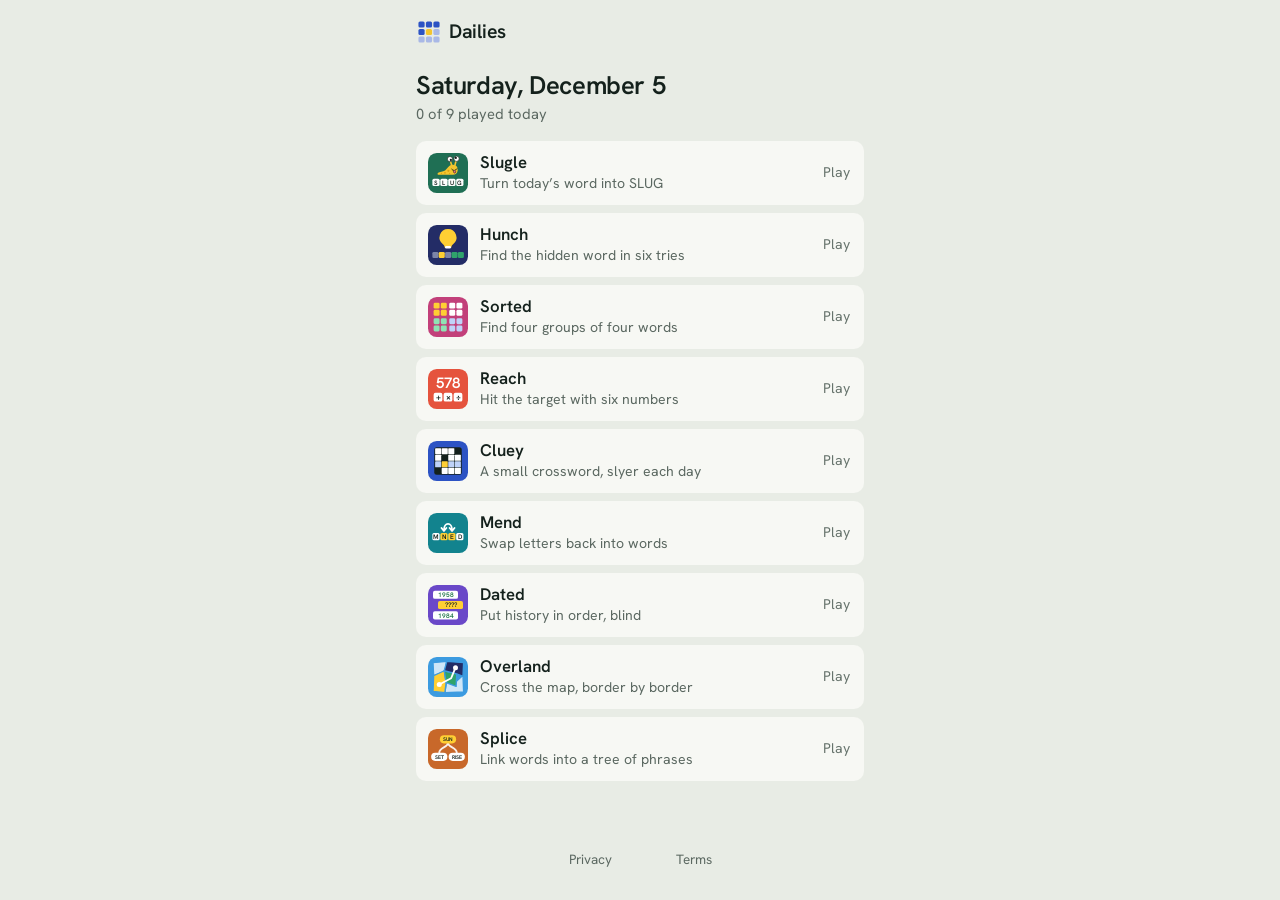
<file: web/index.html>
<!doctype html>
<html lang="en">
<head>
<meta charset="utf-8">
<meta name="viewport" content="width=device-width,initial-scale=1,viewport-fit=cover">
<meta name="referrer" content="no-referrer">
<meta name="theme-color" content="#E8ECE5" media="(prefers-color-scheme: light)">
<meta name="theme-color" content="#0E1412" media="(prefers-color-scheme: dark)">
<link rel="manifest" href="manifest.json">
<link rel="apple-touch-icon" sizes="180x180" href="icons/apple-touch-icon.png">
<meta name="apple-mobile-web-app-capable" content="yes">
<meta name="mobile-web-app-capable" content="yes">
<meta name="apple-mobile-web-app-status-bar-style" content="default">
<meta name="apple-mobile-web-app-title" content="Dailies">
<meta name="description" content="Dailies: a few small daily games, new every day. Free, no ads.">
<title>Dailies</title>
<link rel="icon" href="data:image/svg+xml,<svg xmlns=%22http://www.w3.org/2000/svg%22 viewBox=%220 0 32 32%22><rect x=%223%22 y=%223%22 width=%227.6%22 height=%227.6%22 rx=%221.9%22 fill=%22%232C53C4%22/><rect x=%2212.2%22 y=%223%22 width=%227.6%22 height=%227.6%22 rx=%221.9%22 fill=%22%232C53C4%22/><rect x=%2221.4%22 y=%223%22 width=%227.6%22 height=%227.6%22 rx=%221.9%22 fill=%22%232C53C4%22/><rect x=%223%22 y=%2212.2%22 width=%227.6%22 height=%227.6%22 rx=%221.9%22 fill=%22%232C53C4%22/><rect x=%2212.2%22 y=%2212.2%22 width=%227.6%22 height=%227.6%22 rx=%221.9%22 fill=%22%23F4C52E%22/><rect x=%2221.4%22 y=%2212.2%22 width=%227.6%22 height=%227.6%22 rx=%221.9%22 fill=%22%23A9B8E6%22/><rect x=%223%22 y=%2221.4%22 width=%227.6%22 height=%227.6%22 rx=%221.9%22 fill=%22%23A9B8E6%22/><rect x=%2212.2%22 y=%2221.4%22 width=%227.6%22 height=%227.6%22 rx=%221.9%22 fill=%22%23A9B8E6%22/><rect x=%2221.4%22 y=%2221.4%22 width=%227.6%22 height=%227.6%22 rx=%221.9%22 fill=%22%23A9B8E6%22/></svg>">
<link rel="preload" href="fonts/hanken-grotesk-latin.woff2" as="font" type="font/woff2" crossorigin>
<link rel="stylesheet" href="shared.css">
<style>
/* The list runs past a short screen: the page grows, so the bottom padding stays clear of the home bar */
.app { height: auto; min-height: 100dvh; }
.today { padding-top: 14px; }
.today h2 { font-size: 1.6rem; font-weight: 600; letter-spacing: -.015em; line-height: 1.2; }
.today p { margin-top: 2px; font-size: .92rem; color: var(--muted); }

/* A row for each game */
.games { display: grid; gap: 8px; margin-top: 16px; }
.game {
  display: grid; grid-template-columns: 40px 1fr auto; align-items: center; gap: 12px;
  min-height: 64px; padding: 9px 14px 9px 12px;
  background: var(--surface); border-radius: 10px;
  color: inherit; text-decoration: none;
}
.game:active { background: var(--key); }
.game b { display: block; font-size: 1.05rem; font-weight: 600; line-height: 1.3; }
.game span { display: block; font-size: .88rem; line-height: 1.35; color: var(--muted); }
.game .state { color: var(--faint); }
.game.done .state { color: var(--pos); }

.foot { margin-top: auto; padding: 18px 0 8px; text-align: center; }
.get-app { margin: 0 0 4px; font-size: .86rem; color: var(--muted); }
.get-app .link { font-size: .86rem; text-decoration: none; }
.install-hint { display: flex; align-items: center; justify-content: space-between; gap: 8px; margin: 6px 0 0; font-size: .84rem; line-height: 1.35; color: var(--muted); }
.install-hint button { flex: none; width: 44px; height: 44px; margin: -10px -12px -10px 0; padding: 0; background: none; border: 0; font-size: 1.2rem; color: var(--muted); }
.legal { display: flex; justify-content: center; gap: 48px; }
.legal a { padding: 12px 8px; font-size: .84rem; color: var(--muted); text-decoration: none; }

/* App update (Android app only) */
.update { display: grid; gap: 14px; margin-top: 8px; padding: 16px; background: var(--surface); border: 1px solid var(--line); border-radius: 10px; }
.update-title { font-weight: 600; line-height: 1.3; }
.update-sub, .update-msg { font-size: .84rem; color: var(--muted); }
.update-notes { margin: 0; padding: 0 0 0 16px; font-size: .88rem; line-height: 1.4; }
.share-all { width: 100%; margin-top: 14px; }
.update-progress { display: flex; align-items: center; gap: 12px; min-height: 46px; }
.update-track { flex: 1; height: 6px; border-radius: 3px; background: var(--accent-soft); overflow: hidden; }
.update-track span { display: block; height: 100%; width: 0; border-radius: 3px; background: var(--accent); transition: width .2s; }
.update-pct { min-width: 3.2ch; text-align: right; font-size: .86rem; font-weight: 600; }
@media (prefers-reduced-motion: reduce) { .update-track span { transition: none; } }
</style>
</head>
<body>
<div class="app">
  <header>
    <div class="top">
      <div class="brand">
        <svg width="26" height="26" viewBox="0 0 32 32" aria-hidden="true"><rect x="3" y="3" width="7.6" height="7.6" rx="1.9" fill="#2C53C4"/><rect x="12.2" y="3" width="7.6" height="7.6" rx="1.9" fill="#2C53C4"/><rect x="21.4" y="3" width="7.6" height="7.6" rx="1.9" fill="#2C53C4"/><rect x="3" y="12.2" width="7.6" height="7.6" rx="1.9" fill="#2C53C4"/><rect x="12.2" y="12.2" width="7.6" height="7.6" rx="1.9" fill="#F4C52E"/><rect x="21.4" y="12.2" width="7.6" height="7.6" rx="1.9" fill="#A9B8E6"/><rect x="3" y="21.4" width="7.6" height="7.6" rx="1.9" fill="#A9B8E6"/><rect x="12.2" y="21.4" width="7.6" height="7.6" rx="1.9" fill="#A9B8E6"/><rect x="21.4" y="21.4" width="7.6" height="7.6" rx="1.9" fill="#A9B8E6"/></svg>
        <h1 class="mark">Dailies</h1>
      </div>
      <div class="top-right">
        <button class="version" id="version" type="button" title="Check for updates" hidden></button>
      </div>
    </div>
  </header>

  <section class="update" id="updateCard" aria-label="App update" hidden>
    <div>
      <p class="update-title" id="updateTitle">Update available</p>
      <p class="update-sub" id="updateSub"></p>
    </div>
    <ul class="update-notes" id="updateNotes" hidden></ul>
    <p class="update-msg" id="updateMsg" hidden></p>
    <div class="update-progress" id="updateProgress" hidden>
      <div class="update-track"><span id="updateBar"></span></div>
      <span class="update-pct" id="updatePct">0%</span>
    </div>
    <div class="actions" id="updateActions">
      <button class="btn btn-secondary" id="updateLater" type="button">Not now</button>
      <button class="btn btn-primary" id="updateGo" type="button">Update</button>
    </div>
  </section>

  <p class="install-hint" id="installHint" hidden><span>Keep Dailies on your iPhone: tap Share, then Add to Home Screen.</span><button type="button" aria-label="Dismiss">×</button></p>
  <main>
    <div class="today">
      <h2 id="date"></h2>
      <p id="progress"></p>
    </div>
    <nav class="games" id="games" aria-label="Today's games"></nav>
    <button class="btn btn-primary share-all" id="shareAll" type="button" hidden>Share today</button>
  </main>

  <footer class="foot">
    <p class="get-app" id="getApp" hidden>On Android? <a class="link" href="/app">Get the app</a>, free and offline.</p>
    <nav class="legal" aria-label="Legal"><a href="https://teloone.au/apps/dailies/privacy/" rel="noreferrer">Privacy</a><a href="https://teloone.au/apps/dailies/terms/" rel="noreferrer">Terms</a></nav>
  </footer>
</div>

<script src="clock.js?v=2"></script>
<script src="pwa.js"></script>
<script>
(() => {
  // Every game in the hub: its folder, its name and a line about it. A game
  // tells the hub how today went by saving { date, text } as hub.<id>.
  const SLUG = '<rect width="64" height="64" rx="14" fill="#1F6F54"/><g transform="translate(13.5 3.5) scale(.57)"><path d="M43 29 38 13M52 28l4-16" stroke="#F4C52E" stroke-width="4.5" stroke-linecap="round"/><path fill="#F4C52E" d="M3 53C3 48 12 47 19 45 27 43 30 35 36 30 42 25 54 25 58 33 61 39 60 48 55 52 53 54 50 55 46 55H7C4 55 3 54 3 53Z"/><g fill="#D99F14"><circle cx="24" cy="49.5" r="2.4"/><circle cx="33.5" cy="44" r="3"/><circle cx="14" cy="51" r="1.7"/><circle cx="37" cy="51" r="1.6"/></g><path d="M43 39.5Q50 48 57.5 38" fill="none" stroke="#14211C" stroke-width="2.6" stroke-linecap="round"/><path fill="#EE6A7C" stroke="#14211C" stroke-width="1.6" stroke-linejoin="round" d="M47.5 43.6c.3 4.6 1.8 7 4 6.8 2.1-.2 3-3 2.4-7.4"/><g stroke="#14211C" stroke-width="1.8"><circle cx="38" cy="11" r="7.4" fill="#fff"/><circle cx="56.5" cy="10" r="7.4" fill="#fff"/></g><circle cx="40.4" cy="13.2" r="3.1" fill="#14211C"/><circle cx="54.4" cy="7.8" r="3.1" fill="#14211C"/></g><rect x="7" y="41" width="11.6" height="11.6" rx="2.4" fill="#FFFFFF"/><text x="12.8" y="50.6" font-size="10" font-weight="600" font-family="Hanken Grotesk,Segoe UI,sans-serif" text-anchor="middle" fill="#14211C">S</text><rect x="19.7" y="41" width="11.6" height="11.6" rx="2.4" fill="#FFFFFF"/><text x="25.5" y="50.6" font-size="10" font-weight="600" font-family="Hanken Grotesk,Segoe UI,sans-serif" text-anchor="middle" fill="#14211C">L</text><rect x="32.4" y="41" width="11.6" height="11.6" rx="2.4" fill="#FFFFFF"/><text x="38.2" y="50.6" font-size="10" font-weight="600" font-family="Hanken Grotesk,Segoe UI,sans-serif" text-anchor="middle" fill="#14211C">U</text><rect x="45.099999999999994" y="41" width="11.6" height="11.6" rx="2.4" fill="#FFFFFF"/><text x="50.89999999999999" y="50.6" font-size="10" font-weight="600" font-family="Hanken Grotesk,Segoe UI,sans-serif" text-anchor="middle" fill="#14211C">G</text>';
  const BULB = '<rect width="64" height="64" rx="14" fill="#232C66"/><path fill="#FFCF33" d="M32 6.5a13.5 13.5 0 0 0-8.1 24.3c2 1.6 2.7 3.3 2.7 5.2h10.8c0-1.9.7-3.6 2.7-5.2A13.5 13.5 0 0 0 32 6.5Z"/><rect x="27.2" y="33.6" width="9.6" height="4" rx="2" fill="#FFFFFF"/><rect x="7" y="43" width="9.6" height="9.6" rx="2" fill="#7C84A8"/><rect x="17.2" y="43" width="9.6" height="9.6" rx="2" fill="#FFCF33"/><rect x="27.4" y="43" width="9.6" height="9.6" rx="2" fill="#7C84A8"/><rect x="37.599999999999994" y="43" width="9.6" height="9.6" rx="2" fill="#2FA36B"/><rect x="47.8" y="43" width="9.6" height="9.6" rx="2" fill="#2FA36B"/>';
  const BARS = '<rect width="64" height="64" rx="14" fill="#C2407A"/><rect x="9" y="9" width="9.5" height="9.5" rx="2.2" fill="#FFCF33"/><rect x="20.5" y="9" width="9.5" height="9.5" rx="2.2" fill="#FFCF33"/><rect x="9" y="20.5" width="9.5" height="9.5" rx="2.2" fill="#FFCF33"/><rect x="20.5" y="20.5" width="9.5" height="9.5" rx="2.2" fill="#FFCF33"/><rect x="34" y="9" width="9.5" height="9.5" rx="2.2" fill="#FFFFFF"/><rect x="45.5" y="9" width="9.5" height="9.5" rx="2.2" fill="#FFFFFF"/><rect x="34" y="20.5" width="9.5" height="9.5" rx="2.2" fill="#FFFFFF"/><rect x="45.5" y="20.5" width="9.5" height="9.5" rx="2.2" fill="#FFFFFF"/><rect x="9" y="34" width="9.5" height="9.5" rx="2.2" fill="#8FE3B4"/><rect x="20.5" y="34" width="9.5" height="9.5" rx="2.2" fill="#8FE3B4"/><rect x="9" y="45.5" width="9.5" height="9.5" rx="2.2" fill="#8FE3B4"/><rect x="20.5" y="45.5" width="9.5" height="9.5" rx="2.2" fill="#8FE3B4"/><rect x="34" y="34" width="9.5" height="9.5" rx="2.2" fill="#BFD2F8"/><rect x="45.5" y="34" width="9.5" height="9.5" rx="2.2" fill="#BFD2F8"/><rect x="34" y="45.5" width="9.5" height="9.5" rx="2.2" fill="#BFD2F8"/><rect x="45.5" y="45.5" width="9.5" height="9.5" rx="2.2" fill="#BFD2F8"/>';
  const RINGS = '<rect width="64" height="64" rx="14" fill="#E5533D"/><text x="32" y="31" font-size="24" font-weight="600" font-family="Hanken Grotesk,Segoe UI,sans-serif" text-anchor="middle" fill="#FFFFFF">578</text><rect x="9" y="38" width="14" height="14" rx="3" fill="#FFFFFF"/><text x="16" y="49.4" font-size="14" font-weight="600" font-family="Hanken Grotesk,Segoe UI,sans-serif" text-anchor="middle" fill="#14211C">+</text><rect x="25" y="38" width="14" height="14" rx="3" fill="#FFFFFF"/><text x="32" y="49.4" font-size="14" font-weight="600" font-family="Hanken Grotesk,Segoe UI,sans-serif" text-anchor="middle" fill="#14211C">×</text><rect x="41" y="38" width="14" height="14" rx="3" fill="#FFFFFF"/><text x="48" y="49.4" font-size="14" font-weight="600" font-family="Hanken Grotesk,Segoe UI,sans-serif" text-anchor="middle" fill="#14211C">÷</text>';
  const GRID = '<rect width="64" height="64" rx="14" fill="#2C53C4"/><rect x="10" y="10" width="44" height="44" rx="4" fill="#14211C"/><rect x="11.4" y="11.4" width="9.7" height="9.7" rx="1" fill="#FFFFFF"/><rect x="21.9" y="11.4" width="9.7" height="9.7" rx="1" fill="#FFFFFF"/><rect x="32.4" y="11.4" width="9.7" height="9.7" rx="1" fill="#FFFFFF"/><rect x="11.4" y="21.9" width="9.7" height="9.7" rx="1" fill="#FFFFFF"/><rect x="32.4" y="21.9" width="9.7" height="9.7" rx="1" fill="#FFFFFF"/><rect x="42.9" y="21.9" width="9.7" height="9.7" rx="1" fill="#FFFFFF"/><rect x="11.4" y="32.4" width="9.7" height="9.7" rx="1" fill="#BFD2F8"/><rect x="21.9" y="32.4" width="9.7" height="9.7" rx="1" fill="#FFCF33"/><rect x="32.4" y="32.4" width="9.7" height="9.7" rx="1" fill="#BFD2F8"/><rect x="42.9" y="32.4" width="9.7" height="9.7" rx="1" fill="#BFD2F8"/><rect x="21.9" y="42.9" width="9.7" height="9.7" rx="1" fill="#FFFFFF"/><rect x="32.4" y="42.9" width="9.7" height="9.7" rx="1" fill="#FFFFFF"/><rect x="42.9" y="42.9" width="9.7" height="9.7" rx="1" fill="#FFFFFF"/>';
  const WEAVE = '<rect width="64" height="64" rx="14" fill="#12838E"/><rect x="7" y="32" width="11.6" height="11.6" rx="2.4" fill="#FFFFFF"/><text x="12.8" y="41.8" font-size="10.4" font-weight="600" font-family="Hanken Grotesk,Segoe UI,sans-serif" text-anchor="middle" fill="#14211C">M</text><rect x="19.7" y="32" width="11.6" height="11.6" rx="2.4" fill="#FFCF33"/><text x="25.5" y="41.8" font-size="10.4" font-weight="600" font-family="Hanken Grotesk,Segoe UI,sans-serif" text-anchor="middle" fill="#14211C">N</text><rect x="32.4" y="32" width="11.6" height="11.6" rx="2.4" fill="#FFCF33"/><text x="38.2" y="41.8" font-size="10.4" font-weight="600" font-family="Hanken Grotesk,Segoe UI,sans-serif" text-anchor="middle" fill="#14211C">E</text><rect x="45.099999999999994" y="32" width="11.6" height="11.6" rx="2.4" fill="#FFFFFF"/><text x="50.89999999999999" y="41.8" font-size="10.4" font-weight="600" font-family="Hanken Grotesk,Segoe UI,sans-serif" text-anchor="middle" fill="#14211C">D</text><path d="M25.5,27.5C25.5,14 38.5,14 38.5,27.5" fill="none" stroke="#FFFFFF" stroke-width="3" stroke-linecap="round"/><path d="M21.6,24L25.5,28.5L29.4,24M34.6,24L38.5,28.5L42.4,24" fill="none" stroke="#FFFFFF" stroke-width="3" stroke-linecap="round" stroke-linejoin="round"/>';
  const ROWS = '<rect width="64" height="64" rx="14" fill="#6A48C8"/><rect x="8" y="9" width="40" height="13" rx="3" fill="#FFFFFF"/><text x="28" y="19.2" font-size="10.5" font-weight="600" font-family="Hanken Grotesk,Segoe UI,sans-serif" text-anchor="middle" fill="#1D7548">1958</text><rect x="16" y="25.5" width="40" height="13" rx="3" fill="#FFCF33"/><text x="36" y="35.7" font-size="10.5" font-weight="600" font-family="Hanken Grotesk,Segoe UI,sans-serif" text-anchor="middle" fill="#14211C">????</text><rect x="8" y="42" width="40" height="13" rx="3" fill="#FFFFFF"/><text x="28" y="52.2" font-size="10.5" font-weight="600" font-family="Hanken Grotesk,Segoe UI,sans-serif" text-anchor="middle" fill="#1D7548">1984</text>';
  const ROUTE = '<rect width="64" height="64" rx="14" fill="#3C9BE0"/><path d="M8,9L30,7L27,23L9,30Z" fill="#CFE6F7" stroke="#3C9BE0" stroke-width="2.2" stroke-linejoin="round"/><path d="M30,38L42,42L56,29L57,56L27,57Z" fill="#CFE6F7" stroke="#3C9BE0" stroke-width="2.2" stroke-linejoin="round"/><path d="M9,30L26,22L29,41L27,57L8,55Z" fill="#FFCF33" stroke="#3C9BE0" stroke-width="2.2" stroke-linejoin="round"/><path d="M26,22L46,27L45,47L29,41Z" fill="#2FA36B" stroke="#3C9BE0" stroke-width="2.2" stroke-linejoin="round"/><path d="M30,7L57,9L56,31L46,27L26,22Z" fill="#232C66" stroke="#3C9BE0" stroke-width="2.2" stroke-linejoin="round"/><path d="M18,44L37,34L44,17" fill="none" stroke="#FFFFFF" stroke-width="3" stroke-linecap="round" stroke-linejoin="round"/><circle cx="18" cy="44" r="4" fill="#FFFFFF"/><circle cx="44" cy="17" r="4" fill="#FFFFFF"/>';
  const TREE = '<rect width="64" height="64" rx="14" fill="#C8682A"/><path d="M32,22C32,30 18,29 18,38M32,22C32,30 46,29 46,38" fill="none" stroke="#FFFFFF" stroke-width="3" stroke-linecap="round" opacity=".9"/><rect x="19" y="10" width="26" height="13" rx="6.5" fill="#FFCF33"/><text x="32" y="19.6" font-size="8.4" font-weight="600" font-family="Hanken Grotesk,Segoe UI,sans-serif" text-anchor="middle" fill="#14211C">SUN</text><rect x="5" y="38" width="26" height="13" rx="6.5" fill="#FFFFFF"/><text x="18" y="47.6" font-size="8.4" font-weight="600" font-family="Hanken Grotesk,Segoe UI,sans-serif" text-anchor="middle" fill="#14211C">SET</text><rect x="33" y="38" width="26" height="13" rx="6.5" fill="#FFFFFF"/><text x="46" y="47.6" font-size="8.4" font-weight="600" font-family="Hanken Grotesk,Segoe UI,sans-serif" text-anchor="middle" fill="#14211C">RISE</text>';
  const GAMES = [
    { id: 'slugle', name: 'Slugle', line: 'Turn today’s word into SLUG', icon: SLUG },
    { id: 'hunch', name: 'Hunch', line: 'Find the hidden word in six tries', icon: BULB },
    { id: 'sorted', name: 'Sorted', line: 'Find four groups of four words', icon: BARS },
    { id: 'reach', name: 'Reach', line: 'Hit the target with six numbers', icon: RINGS },
    { id: 'cluey', name: 'Cluey', line: 'A small crossword, slyer each day', icon: GRID },
    { id: 'mend', name: 'Mend', line: 'Swap letters back into words', icon: WEAVE },
    { id: 'dated', name: 'Dated', line: 'Put history in order, blind', icon: ROWS },
    { id: 'overland', name: 'Overland', line: 'Cross the map, border by border', icon: ROUTE },
    { id: 'splice', name: 'Splice', line: 'Link words into a tree of phrases', icon: TREE },
  ];
  const inApp = location.hostname === 'appassets.androidplatform.net';
  const SITE = inApp ? 'https://dailies.matisseduffield.workers.dev' : location.origin;

  const $ = id => document.getElementById(id);
  const el = (tag, cls, text) => { const e = document.createElement(tag); if (cls) e.className = cls; if (text != null) e.textContent = text; return e; };
  const store = {
    get(k) { try { return JSON.parse(localStorage.getItem('hub.' + k)); } catch { return null; } },
    set(k, v) { try { localStorage.setItem('hub.' + k, JSON.stringify(v)); } catch {} },
  };
  const dateFormat = new Intl.DateTimeFormat(navigator.language || 'en', { weekday: 'long', day: 'numeric', month: 'long' });

  let shownDay = '';
  function render() {
    const now = Clock.now(), day = now.toDateString();
    let done = 0;
    shownDay = day;
    $('date').textContent = dateFormat.format(now);
    $('games').replaceChildren(...GAMES.map(g => {
      const result = store.get(g.id);
      const played = !!result && result.date === day;
      if (played) done++;
      const a = el('a', played ? 'game done' : 'game');
      a.href = `${g.id}/index.html`;
      a.innerHTML = `<svg width="40" height="40" viewBox="0 0 64 64" fill="none" aria-hidden="true">${g.icon}</svg>`;
      const text = el('div');
      text.append(el('b', '', g.name), el('span', '', played ? result.text : g.line));
      a.append(text, el('span', 'state', played ? 'Done' : 'Play'));
      return a;
    }));
    $('progress').textContent = done === GAMES.length ? 'All done. See you tomorrow.' : `${done} of ${GAMES.length} played today`;
    $('shareAll').hidden = done !== GAMES.length;
  }
  // Every result in one message, once the day's games are done.
  function shareAll() {
    const lines = GAMES.map(g => `${g.name}: ${(store.get(g.id) || {}).text || ''}`);
    const text = [`Dailies, ${dateFormat.format(Clock.now())}`, ...lines, SITE].join('\n');
    if (window.ladderApp) return toApp({ type: 'share', title: 'Dailies', text });
    if (navigator.share) return navigator.share({ text }).catch(() => {});
    navigator.clipboard.writeText(text).then(() => {
      $('shareAll').textContent = 'Copied';
      setTimeout(() => { $('shareAll').textContent = 'Share today'; }, 1600);
    }, () => {});
  }
  $('shareAll').addEventListener('click', shareAll);

  // Coming back from a game, or back to the app on a new day.
  addEventListener('pageshow', render);
  document.addEventListener('visibilitychange', () => { if (!document.hidden) render(); });
  addEventListener('clock', render);
  setInterval(() => { if (!document.hidden && Clock.now().toDateString() !== shownDay) render(); }, 30000);

  // ---- Android app bridge (absent in a browser) ----
  const app = window.ladderApp || null;
  function toApp(msg) {
    if (!app) return;
    try { app.postMessage(JSON.stringify(msg)); } catch {}
  }
  // selfUpdates is off until the app says otherwise: Play builds update through
  // the store, so there the version is a plain label with nothing to tap.
  let appVersion = '', selfUpdates = false, updateReady = false, versionTimer = 0, updateVersion = '', updateSize = 0;
  function showVersion(text, st) {
    clearTimeout(versionTimer);
    $('version').hidden = false;
    $('version').textContent = text;
    $('version').dataset.state = st || '';
  }
  function showUpdate(m) {
    const show = (id, on) => { $(id).hidden = !on; };
    $('updateCard').hidden = false;
    if (m.state === 'available') {
      updateVersion = m.version || updateVersion;
      updateSize = m.size > 0 ? m.size : updateSize;
      const notes = Array.isArray(m.notes) ? m.notes.filter(n => typeof n === 'string' && n).slice(0, 5) : [];
      $('updateNotes').replaceChildren(...notes.map(n => el('li', '', n)));
      show('updateNotes', notes.length > 0);
    }
    const view = {
      available: { title: 'Update available', msg: '', actions: true, progress: false, go: 'Update' },
      downloading: { title: 'Downloading update', msg: '', actions: false, progress: true },
      installing: { title: 'Installing update', actions: false, progress: true, msg: 'Confirm on the next screen. The first time, Android asks you to allow installs from Dailies. Turn it on, then go back.' },
      failed: { title: "Update didn't finish", msg: m.message || 'Something went wrong. Try again.', actions: true, progress: false, go: 'Try again' },
    }[m.state];
    if (!view) return;
    $('updateTitle').textContent = view.title;
    $('updateSub').textContent = [`Dailies ${updateVersion}`, updateSize ? `${(updateSize / 1e6).toFixed(1)} MB` : ''].filter(Boolean).join(' · ');
    $('updateMsg').textContent = view.msg;
    show('updateMsg', !!view.msg);
    show('updateActions', view.actions);
    show('updateProgress', view.progress);
    if (view.go) $('updateGo').textContent = view.go;
    if (view.progress) {
      const p = m.state === 'installing' ? 100 : Math.round(Math.max(0, Math.min(1, m.progress || 0)) * 100);
      $('updateBar').style.width = p + '%';
      $('updatePct').textContent = p + '%';
    }
  }
  if (app) {
    app.onmessage = e => {
      let m;
      try { m = JSON.parse(e.data); } catch { return; }
      if (m.type === 'info') {
        appVersion = m.version;
        selfUpdates = m.updates === true;
        $('version').disabled = !selfUpdates;
        if (!selfUpdates) $('version').removeAttribute('title');
        const seen = store.get('seenVersion');
        store.set('seenVersion', appVersion);
        if (selfUpdates && !updateReady && seen && seen !== appVersion) {
          showVersion(`Updated to v${appVersion}`, 'available');
          versionTimer = setTimeout(() => showVersion(`v${appVersion}`), 4000);
        } else if (!updateReady) showVersion(`v${appVersion}`);
      } else if (m.type === 'updateStatus' && selfUpdates) {
        if (m.state === 'available') { updateReady = true; return showVersion('Update available', 'available'); }
        showVersion(m.state === 'latest' ? 'Up to date' : "Couldn't check");
        versionTimer = setTimeout(() => showVersion(`v${appVersion}`), 2500);
      } else if (m.type === 'update' && selfUpdates) {
        if (m.state === 'available') { updateReady = true; showVersion('Update available', 'available'); }
        showUpdate(m);
      }
    };
    $('updateGo').addEventListener('click', () => { showUpdate({ state: 'downloading', progress: 0 }); toApp({ type: 'installUpdate' }); });
    $('updateLater').addEventListener('click', () => { $('updateCard').hidden = true; });
    $('version').addEventListener('click', () => {
      if (updateReady) { $('updateCard').hidden = false; return; }
      showVersion('Checking…');
      toApp({ type: 'checkUpdate' });
    });
  }

  // ---- boot ----
  $('getApp').hidden = !!app || inApp || !/Android/.test(navigator.userAgent);
  render();
  toApp({ type: 'hello' });
})();
</script>
</body>
</html>
</file>
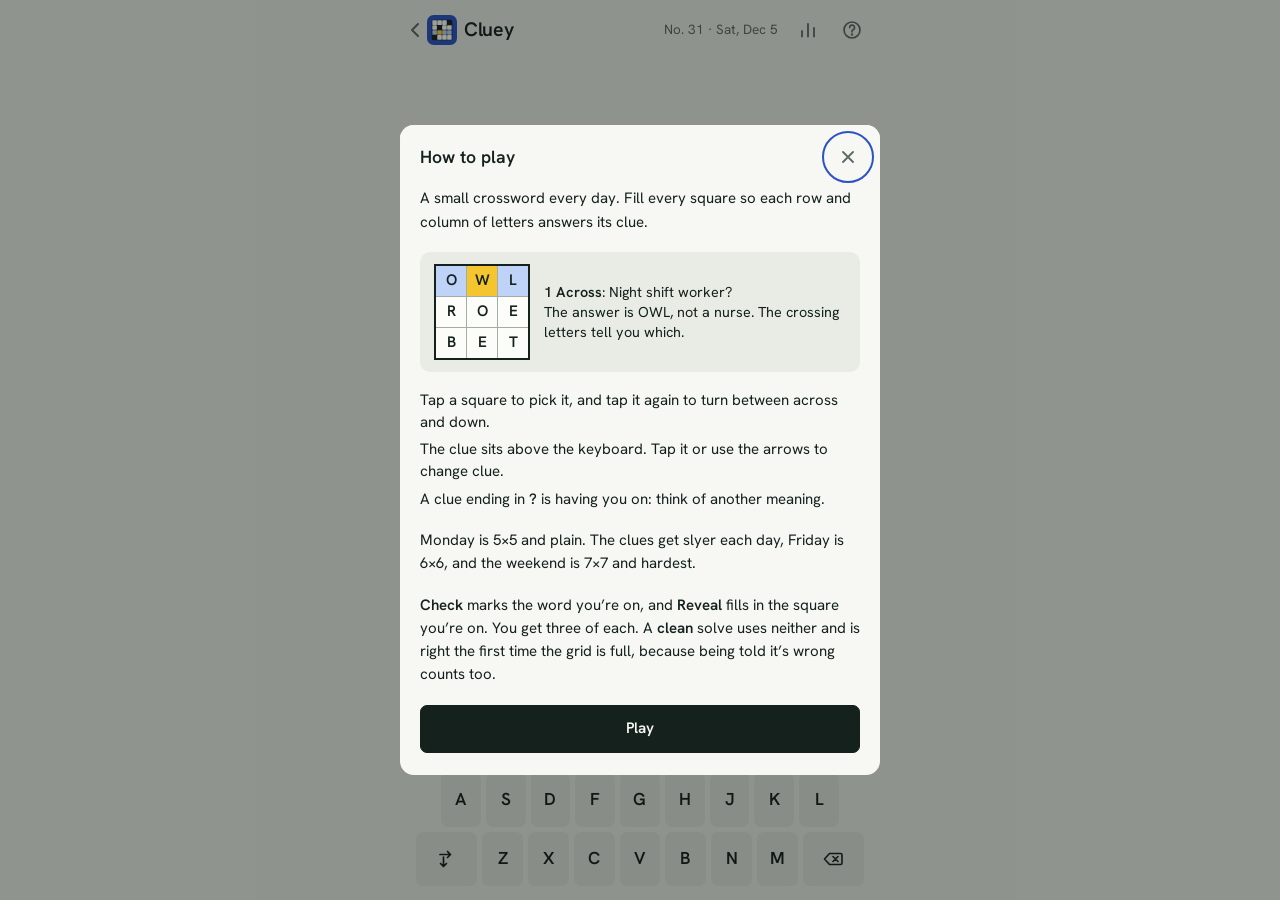
<file: web/cluey/index.html>
<!doctype html>
<html lang="en">
<head>
<meta charset="utf-8">
<meta name="viewport" content="width=device-width,initial-scale=1,viewport-fit=cover,interactive-widget=resizes-content">
<meta name="referrer" content="no-referrer">
<meta name="theme-color" content="#E8ECE5" media="(prefers-color-scheme: light)">
<meta name="theme-color" content="#0E1412" media="(prefers-color-scheme: dark)">
<link rel="manifest" href="../manifest.json">
<link rel="apple-touch-icon" sizes="180x180" href="../icons/apple-touch-icon.png">
<meta name="apple-mobile-web-app-capable" content="yes">
<meta name="mobile-web-app-capable" content="yes">
<meta name="apple-mobile-web-app-status-bar-style" content="default">
<meta name="apple-mobile-web-app-title" content="Dailies">
<meta name="description" content="Cluey: a small crossword every day, with clues that get trickier through the week.">
<title>Cluey</title>
<link rel="icon" href="data:image/svg+xml,<svg xmlns=%22http://www.w3.org/2000/svg%22 viewBox=%220 0 32 32%22><rect x=%223%22 y=%223%22 width=%227.6%22 height=%227.6%22 rx=%221.9%22 fill=%22%232C53C4%22/><rect x=%2212.2%22 y=%223%22 width=%227.6%22 height=%227.6%22 rx=%221.9%22 fill=%22%232C53C4%22/><rect x=%2221.4%22 y=%223%22 width=%227.6%22 height=%227.6%22 rx=%221.9%22 fill=%22%232C53C4%22/><rect x=%223%22 y=%2212.2%22 width=%227.6%22 height=%227.6%22 rx=%221.9%22 fill=%22%232C53C4%22/><rect x=%2212.2%22 y=%2212.2%22 width=%227.6%22 height=%227.6%22 rx=%221.9%22 fill=%22%23F4C52E%22/><rect x=%2221.4%22 y=%2212.2%22 width=%227.6%22 height=%227.6%22 rx=%221.9%22 fill=%22%23A9B8E6%22/><rect x=%223%22 y=%2221.4%22 width=%227.6%22 height=%227.6%22 rx=%221.9%22 fill=%22%23A9B8E6%22/><rect x=%2212.2%22 y=%2221.4%22 width=%227.6%22 height=%227.6%22 rx=%221.9%22 fill=%22%23A9B8E6%22/><rect x=%2221.4%22 y=%2221.4%22 width=%227.6%22 height=%227.6%22 rx=%221.9%22 fill=%22%23A9B8E6%22/></svg>">
<link rel="preload" href="../fonts/hanken-grotesk-latin.woff2" as="font" type="font/woff2" crossorigin>
<link rel="stylesheet" href="../shared.css">
<style>
/* A printed crossword: paper squares joined by thin rules, with solid blocks.
   Yellow is the square you're on and blue its word. Green is right, red is
   wrong, and pale yellow is a letter that was handed over. */
:root { --word: color-mix(in srgb, var(--accent) 17%, var(--surface)); --shown: #F4C52E; --on-shown: #14211C; --bad-soft: color-mix(in srgb, var(--neg) 16%, var(--surface)); --good-soft: color-mix(in srgb, var(--pos) 16%, var(--surface)); }

:root {
  --paper: #FCFCF8; --rule: #A3ACA5; --frame: #14211C; --block: #14211C;
  --word: #BFD2F8; --here: #F4C52E; --on-here: #14211C; --shown: #FAEBB4; --on-shown: #14211C;
  --bad-soft: color-mix(in srgb, var(--neg) 16%, var(--paper)); --good-soft: color-mix(in srgb, var(--pos) 16%, var(--paper));
  /* The clue's number and arrows, dark enough to read on the blue */
  --on-word: #2A4FBC; --on-word-dim: var(--muted);
}
@media (prefers-color-scheme: dark) {
  :root:not([data-theme="light"]) { --paper: #2B3632; --rule: #0E1412; --frame: #66736C; --block: #060908; --word: #3C5488; --shown: #5A4E20; --on-shown: #F7E7A6; --on-word: #C2D0FF; --on-word-dim: #AEB9B2; }
}
:root[data-theme="dark"] { --paper: #2B3632; --rule: #0E1412; --frame: #66736C; --block: #060908; --word: #3C5488; --shown: #5A4E20; --on-shown: #F7E7A6; --on-word: #C2D0FF; --on-word-dim: #AEB9B2; }

.top { min-height: 44px; }
.meta { min-width: 0; margin-left: auto; padding: 0; font-size: .84rem; color: var(--muted); white-space: nowrap; overflow: hidden; text-overflow: ellipsis; }
/* Small phones or large text (in em, so a bigger font size counts too) */
.top { container-type: inline-size; }
@container (max-width: 21.25em) { a.brand > svg:nth-child(2) { display: none; } }

/* The grid: the rules are the board showing through a one pixel gap */
.stage-wrap { position: relative; flex: 1; min-height: 0; display: flex; }
.stage { flex: 1; min-width: 0; display: grid; place-items: center; padding: 4px 0; overflow: hidden; }
.grid { --cell: 44px; display: grid; gap: 1px; grid-template-columns: repeat(var(--n, 5), var(--cell)); grid-auto-rows: var(--cell); background: var(--rule); border: 2px solid var(--frame); user-select: none; -webkit-user-select: none; }
.block { background: var(--block); }
.cell {
  position: relative; display: grid; place-items: center; padding: 0;
  background: var(--paper); border: 0; border-radius: 0;
  font-size: calc(var(--cell) * .56); font-weight: 600; line-height: 1; text-transform: uppercase;
  touch-action: manipulation;
  transition: background .14s, color .14s;
}
.cell .num { position: absolute; top: 4%; left: 6%; font-size: max(9px, calc(var(--cell) * .21)); font-weight: 500; color: var(--ink); transition: color .14s; }
.cell.word { background: var(--word); }
.cell.right { background: var(--good-soft); color: var(--pos); }
.cell.wrong { background: var(--bad-soft); color: var(--neg); }
.cell.shown { background: var(--shown); color: var(--on-shown); }
.cell.shown .num { color: var(--on-shown); }
.cell.on { background: var(--here); color: var(--on-here); }
.cell.on .num { color: var(--on-here); }
.cell.won { background: var(--pos); color: var(--on-ink); transition-delay: calc(var(--i) * 14ms); }
.cell.won .num { color: var(--on-ink); transition-delay: calc(var(--i) * 14ms); }
.cell.won.shown { background: var(--shown); color: var(--on-shown); }
.cell.won.shown .num { color: var(--on-shown); }
.grid.over .cell { cursor: default; }

/* Messages sit just above the clue, where the eyes already are */
.toast { top: auto; bottom: 6px; left: 50%; right: auto; width: max-content; max-width: 100%; padding: 7px 16px; border-radius: 18px; background: var(--ink); color: var(--on-ink); font-size: .95rem; transform: translate(-50%, 6px); }
.toast.show { transform: translate(-50%, 0); }
.toast.warn { color: var(--on-ink); }

/* The time, then the help on offer */
.tools { display: flex; flex-wrap: wrap; align-items: center; min-height: 40px; }
.time { flex: 1; font-size: 1rem; font-weight: 600; letter-spacing: .01em; }
.tool { display: inline-flex; align-items: center; gap: 5px; height: 44px; padding: 0 9px; background: none; border: 0; border-radius: 6px; font-size: .86rem; font-weight: 600; color: var(--muted); white-space: nowrap; }
.tool:last-child { margin-right: -9px; }
@media (hover: hover) { .tool:hover:not(:disabled) { color: var(--ink); background: var(--key); } }
.tool:disabled { opacity: .4; cursor: default; }
.tool.sure { color: var(--neg); }
.tool b { font-weight: 600; color: var(--faint); }
.tool.sure b { display: none; }
.tools { container-type: inline-size; }
@container (max-width: 21.25em) { .tool { padding: 0 6px; font-size: .82rem; } .tool:last-child { margin-right: -6px; } }

/* The clue, with the way to the one before and after it */
.clue-bar { display: grid; grid-template-columns: 42px 1fr 42px; align-items: stretch; min-height: 56px; margin-bottom: 7px; padding: 0 8px; background: var(--word); border-radius: 8px; font-weight: 600; user-select: none; -webkit-user-select: none; }
.clue-bar button { padding: 0; background: none; border: 0; touch-action: manipulation; }
.step { display: grid; place-items: center; color: var(--on-word-dim); border-radius: 8px; }
@media (hover: hover) { .step:hover { color: var(--ink); } }
.step:active { background: var(--key-down); }
.say { display: block; min-width: 0; padding: 4px 2px !important; font-size: .95rem; line-height: 1.28; text-align: left; }
.say b { margin-right: 5px; font-weight: 600; color: var(--on-word); white-space: nowrap; }

.key { height: clamp(40px, 6.6dvh, 54px); }
.keys { gap: 5px; }

/* All the clues in a sheet */
.list { display: grid; gap: 4px; }
.list h3 { margin: 6px 0 2px; font-size: .78rem; font-weight: 600; letter-spacing: .06em; text-transform: uppercase; color: var(--muted); }
.row { display: grid; grid-template-columns: 26px 1fr; gap: 6px; width: 100%; min-height: 44px; padding: 8px 10px; background: var(--bg); border: 0; border-radius: 8px; font-size: .94rem; line-height: 1.3; text-align: left; }
.row.here { background: var(--word); }
.row b { font-weight: 600; }
.row.filled span:last-child { color: var(--muted); }
.row small { display: block; margin-top: 1px; font-size: .86rem; font-weight: 600; letter-spacing: .05em; color: var(--ink); }

/* The worked example in How to play */
.example { display: grid; grid-template-columns: auto 1fr; gap: 14px; align-items: center; padding: 12px 14px; background: var(--bg); border-radius: 10px; font-size: .9rem; line-height: 1.4; }
.mini { display: grid; grid-template-columns: repeat(3, 30px); grid-auto-rows: 30px; gap: 1px; background: var(--rule); border: 2px solid var(--frame); }
.mini span { display: grid; place-items: center; background: var(--paper); font-size: .95rem; font-weight: 600; }
.mini .on { background: var(--here); color: var(--on-here); }
.mini .word { background: var(--word); }
.ways { display: grid; gap: 6px; margin: 0; padding: 0; list-style: none; font-size: .94rem; line-height: 1.45; }
.ways b { font-weight: 600; }

@media (max-height: 640px) {
  .app { padding-top: 2px; padding-bottom: 6px; }
  .tools { min-height: 36px; }
  .tool { height: 36px; }
  .clue-bar { min-height: 50px; margin-bottom: 5px; }
  .say { font-size: .88rem; }
  .result { gap: 9px; padding: 11px 14px; }
  .result-title { font-size: 1.25rem; }
  .btn { min-height: 44px; }
}

@media (prefers-reduced-motion: reduce) {
  .cell, .cell .num { transition: none; }
  .cell.won, .cell.won .num { transition-delay: 0s; }
  .tool { transition: none; }
}
</style>
</head>
<body>
<div class="app">
  <header>
    <div class="top">
      <a class="brand" href="../index.html" aria-label="All games">
        <svg width="10" height="16" viewBox="0 0 10 16" fill="none" stroke="currentColor" stroke-width="2" stroke-linecap="round" stroke-linejoin="round" aria-hidden="true"><path d="M8 2 2 8l6 6"/></svg>
        <svg width="30" height="30" viewBox="0 0 64 64" aria-hidden="true"><rect width="64" height="64" rx="14" fill="#2C53C4"/><rect x="10" y="10" width="44" height="44" rx="4" fill="#14211C"/><rect x="11.4" y="11.4" width="9.7" height="9.7" rx="1" fill="#FFFFFF"/><rect x="21.9" y="11.4" width="9.7" height="9.7" rx="1" fill="#FFFFFF"/><rect x="32.4" y="11.4" width="9.7" height="9.7" rx="1" fill="#FFFFFF"/><rect x="11.4" y="21.9" width="9.7" height="9.7" rx="1" fill="#FFFFFF"/><rect x="32.4" y="21.9" width="9.7" height="9.7" rx="1" fill="#FFFFFF"/><rect x="42.9" y="21.9" width="9.7" height="9.7" rx="1" fill="#FFFFFF"/><rect x="11.4" y="32.4" width="9.7" height="9.7" rx="1" fill="#BFD2F8"/><rect x="21.9" y="32.4" width="9.7" height="9.7" rx="1" fill="#FFCF33"/><rect x="32.4" y="32.4" width="9.7" height="9.7" rx="1" fill="#BFD2F8"/><rect x="42.9" y="32.4" width="9.7" height="9.7" rx="1" fill="#BFD2F8"/><rect x="21.9" y="42.9" width="9.7" height="9.7" rx="1" fill="#FFFFFF"/><rect x="32.4" y="42.9" width="9.7" height="9.7" rx="1" fill="#FFFFFF"/><rect x="42.9" y="42.9" width="9.7" height="9.7" rx="1" fill="#FFFFFF"/></svg>
        <h1 class="mark">Cluey</h1>
      </a>
      <p class="meta" id="meta"></p>
      <div class="top-right">
        <button class="icon-btn" id="statsBtn" type="button" aria-label="Stats">
          <svg width="20" height="20" viewBox="0 0 20 20" fill="none" stroke="currentColor" stroke-width="1.8" stroke-linecap="round" aria-hidden="true"><path d="M4 16.5V11M10 16.5V4M16 16.5V8"/></svg>
        </button>
        <button class="icon-btn" id="helpBtn" type="button" aria-label="How to play">
          <svg width="20" height="20" viewBox="0 0 20 20" fill="none" stroke="currentColor" stroke-width="1.7" stroke-linecap="round" aria-hidden="true"><circle cx="10" cy="10" r="8"/><path d="M7.7 7.6a2.4 2.4 0 1 1 3.3 2.2c-.6.3-1 .8-1 1.5v.5"/><circle cx="10" cy="14.6" r=".4" fill="currentColor"/></svg>
        </button>
      </div>
    </div>
  </header>

  <main class="stage-wrap">
    <p class="toast" id="toast" role="status"></p>
    <div class="stage" id="stage">
      <div class="grid" id="grid" role="group" aria-label="Crossword grid"></div>
    </div>
  </main>

  <footer>
    <div id="play">
      <div class="tools">
        <p class="time" id="time" aria-label="Time"></p>
        <button class="tool" id="cluesBtn" type="button">Clues</button>
        <button class="tool" id="checkBtn" type="button"></button>
        <button class="tool" id="revealBtn" type="button"></button>
        <button class="tool" id="giveUpBtn" type="button">Give up</button>
      </div>
      <div class="clue-bar">
        <button class="step" id="prevBtn" type="button" aria-label="Previous clue">
          <svg width="10" height="16" viewBox="0 0 10 16" fill="none" stroke="currentColor" stroke-width="2" stroke-linecap="round" stroke-linejoin="round" aria-hidden="true"><path d="M8 2 2 8l6 6"/></svg>
        </button>
        <button class="say" id="say" type="button" aria-live="polite"></button>
        <button class="step" id="nextBtn" type="button" aria-label="Next clue">
          <svg width="10" height="16" viewBox="0 0 10 16" fill="none" stroke="currentColor" stroke-width="2" stroke-linecap="round" stroke-linejoin="round" aria-hidden="true"><path d="m2 2 6 6-6 6"/></svg>
        </button>
      </div>
      <div class="keys" id="keys" aria-label="Letters"></div>
    </div>
    <section class="result" id="result" aria-live="polite" hidden>
      <div class="result-head">
        <p class="result-title" id="resTitle"></p>
        <p class="result-tag" id="resTag"></p>
      </div>
      <p class="result-note" id="resNote"></p>
      <div class="actions">
        <button class="btn btn-secondary" id="resClues" type="button">All clues</button>
        <button class="btn btn-primary" id="resShare" type="button">Share</button>
      </div>
      <a class="next" id="resNext" hidden></a>
      <p class="result-foot" id="resFoot"></p>
    </section>
  </footer>
</div>

<dialog class="sheet" id="helpSheet" aria-labelledby="helpTitle">
  <div class="sheet-head">
    <h2 id="helpTitle">How to play</h2>
    <button class="icon-btn" type="button" data-close aria-label="Close">
      <svg width="18" height="18" viewBox="0 0 18 18" fill="none" stroke="currentColor" stroke-width="1.8" stroke-linecap="round" aria-hidden="true"><path d="m4 4 10 10M14 4 4 14"/></svg>
    </button>
  </div>
  <div class="sheet-body">
    <p>A small crossword every day. Fill every square so each row and column of letters answers its clue.</p>
    <div class="example">
      <div class="mini" aria-hidden="true"><span class="word">O</span><span class="on">W</span><span class="word">L</span><span>R</span><span>O</span><span>E</span><span>B</span><span>E</span><span>T</span></div>
      <span><b>1 Across</b>: Night shift worker?<br>The answer is OWL, not a nurse. The crossing letters tell you which.</span>
    </div>
    <ul class="ways">
      <li>Tap a square to pick it, and tap it again to turn between across and down.</li>
      <li>The clue sits above the keyboard. Tap it or use the arrows to change clue.</li>
      <li>A clue ending in <b>?</b> is having you on: think of another meaning.</li>
    </ul>
    <p>Monday is 5×5 and plain. The clues get slyer each day, Friday is 6×6, and the weekend is 7×7 and hardest.</p>
    <p><b>Check</b> marks the word you’re on, and <b>Reveal</b> fills in the square you’re on. You get three of each. A <b>clean</b> solve uses neither and is right the first time the grid is full, because being told it’s wrong counts too.</p>
    <button class="btn btn-primary" type="button" data-close>Play</button>
  </div>
</dialog>

<dialog class="sheet" id="statsSheet" aria-labelledby="statsTitle">
  <div class="sheet-head">
    <h2 id="statsTitle">Stats</h2>
    <button class="icon-btn" type="button" data-close aria-label="Close">
      <svg width="18" height="18" viewBox="0 0 18 18" fill="none" stroke="currentColor" stroke-width="1.8" stroke-linecap="round" aria-hidden="true"><path d="m4 4 10 10M14 4 4 14"/></svg>
    </button>
  </div>
  <div class="sheet-body" id="statsBody"></div>
</dialog>

<dialog class="sheet" id="cluesSheet" aria-labelledby="cluesTitle">
  <div class="sheet-head">
    <h2 id="cluesTitle">Clues</h2>
    <button class="icon-btn" type="button" data-close aria-label="Close">
      <svg width="18" height="18" viewBox="0 0 18 18" fill="none" stroke="currentColor" stroke-width="1.8" stroke-linecap="round" aria-hidden="true"><path d="m4 4 10 10M14 4 4 14"/></svg>
    </button>
  </div>
  <div class="sheet-body"><div class="list" id="cluesBody"></div></div>
</dialog>

<!-- Bump ?v= when these change, so browsers never pair this page with an old copy. -->
<script src="puzzles.js?v=2"></script>
<script src="lib.js?v=1"></script>
<script src="../clock.js?v=2"></script>
<script src="../pwa.js"></script>
<script src="../next.js?v=8"></script>
<script>
(() => {
  const L = window.ClueyLib, D = window.ClueyPuzzles;
  const $ = id => document.getElementById(id);
  const locale = navigator.language || 'en';
  // Where the game lives on the web; shared results link here.
  const SITE = `${location.hostname === 'appassets.androidplatform.net' ? 'https://dailies.matisseduffield.workers.dev' : location.origin}/cluey/index.html`;

  const store = {
    get(k) { try { return JSON.parse(localStorage.getItem('cluey.' + k)); } catch { return null; } },
    set(k, v) { try { localStorage.setItem('cluey.' + k, JSON.stringify(v)); } catch {} },
  };

  // ---- state ----
  // days: { [day]: { fill, marks, cell, across, ms, checks, reveals, misses,
  // missed, done, won, gaveUp } }. A day gone by only keeps what the stats need.
  const saved = store.get('state') || {};
  const state = { days: saved.days && typeof saved.days === 'object' ? saved.days : {} };
  const save = () => store.set('state', state);

  let today = L.dayNumber(Clock.now(), D.epoch);
  let puzzle, play;            // the puzzle on screen and its progress

  function fresh() {
    const blank = L.blank(puzzle);
    const first = puzzle.entries[0];
    return { fill: blank, marks: blank, cell: first.cells[0], across: first.across, ms: 0, checks: 0, reveals: 0, misses: 0, missed: '', done: false, won: false, gaveUp: false };
  }

  // A save only fits the grid it was played on.
  const fits = rec => !!rec && typeof rec.fill === 'string' && typeof rec.marks === 'string'
    && rec.fill.replace(/[^#]/g, ' ') === L.blank(puzzle) && rec.marks.replace(/[^#]/g, ' ') === L.blank(puzzle)
    && puzzle.answer[rec.cell] !== undefined && puzzle.answer[rec.cell] !== L.BLOCK;

  function load() {
    puzzle = L.daily(today, D);
    const rec = state.days[today];
    // The day can go back (a flight west): a finished day trimmed for the stats comes back whole.
    if (rec && rec.done && typeof rec.fill !== 'string') {
      const first = puzzle.entries[0];
      Object.assign(rec, { fill: puzzle.answer, marks: L.blank(puzzle), cell: first.cells[0], across: first.across, missed: '' });
    } else if (!fits(rec)) state.days[today] = fresh();
    play = state.days[today];
    buildGrid();
  }

  // ---- toast ----
  let toastTimer = 0;
  function say(text, ms = 2600) {
    clearTimeout(toastTimer);
    const t = $('toast');
    t.textContent = text;
    t.classList.toggle('show', !!text);
    if (text && ms) toastTimer = setTimeout(() => t.classList.remove('show'), ms);
  }

  // ---- the clock ----
  // It only runs while the game is on screen with the grid in view. Steps come
  // from performance.now, so moving the phone's clock can't touch the time, and
  // a long one means the page was asleep, so it doesn't count.
  let mark = null;
  const covered = () => $('helpSheet').open || $('statsSheet').open;
  function tick() {
    const at = performance.now();
    if (mark !== null && !play.done && !document.hidden && !covered()) play.ms += Math.min(at - mark, 3000);
    mark = at;
    $('time').textContent = L.clock(play.ms);
  }

  // ---- drawing ----
  const el = (tag, cls, text) => { const e = document.createElement(tag); if (cls) e.className = cls; if (text != null) e.textContent = text; return e; };

  let cells = [];              // the tile for each place in the grid, null for a block

  function buildGrid() {
    const grid = $('grid');
    grid.style.setProperty('--n', puzzle.size);
    grid.style.setProperty('--gap', puzzle.size > 5 ? '3px' : '4px');
    cells = [...puzzle.answer].map((ch, i) => {
      if (ch === L.BLOCK) return null;
      const b = el('button', 'cell');
      b.type = 'button'; b.tabIndex = -1; b.dataset.cell = i;
      b.style.setProperty('--i', i);
      if (puzzle.numbers[i]) b.append(el('span', 'num', String(puzzle.numbers[i])));
      b.append(document.createTextNode(''));
      return b;
    });
    grid.replaceChildren(...cells.map(c => c || el('span', 'block')));
    fit();
  }

  function fit() {
    const stage = $('stage'), n = puzzle.size;
    const room = Math.min(stage.clientWidth, stage.clientHeight - 8, 390) - 4;   // the frame
    const cell = Math.max(24, Math.min(68, Math.floor((room - (n - 1)) / n)));
    $('grid').style.setProperty('--cell', cell + 'px');
  }

  const here = () => L.entryAt(puzzle, play.cell, play.across);

  function renderCells() {
    const word = play.done ? null : here();
    const inWord = new Set(word ? word.cells : []);
    const size = puzzle.size;
    cells.forEach((c, i) => {
      if (!c) return;
      const mark = play.marks[i];
      const wrongAtEnd = play.gaveUp && play.fill[i] !== puzzle.answer[i];
      const ch = play.gaveUp ? puzzle.answer[i] : play.fill[i].trim();
      c.lastChild.nodeValue = ch;
      c.classList.toggle('on', !play.done && i === play.cell);
      c.classList.toggle('word', inWord.has(i));
      c.classList.toggle('right', !play.won && mark === 'c');
      c.classList.toggle('wrong', wrongAtEnd || (!play.done && mark === 'x'));
      c.classList.toggle('shown', mark === 'r');
      c.classList.toggle('won', play.won);
      const [ac, dn] = puzzle.of[i].map(k => puzzle.entries[k]);
      const where = word && inWord.has(i)
        ? `${word.number} ${word.across ? 'Across' : 'Down'}, letter ${word.cells.indexOf(i) + 1} of ${word.cells.length}`
        : `Row ${Math.floor(i / size) + 1}, column ${i % size + 1}, in ${ac.number} Across and ${dn.number} Down`;
      c.setAttribute('aria-label', `${where}, ${ch ? ch.toUpperCase() : 'empty'}${mark === 'x' ? ', wrong' : mark === 'c' ? ', right' : mark === 'r' ? ', revealed' : ''}`);
    });
    $('grid').classList.toggle('over', play.done);
  }

  function renderClue() {
    if (play.done) return;
    const e = here();
    const label = el('b', '', L.label(e));
    label.setAttribute('aria-label', `${e.number} ${e.across ? 'Across' : 'Down'}`);
    $('say').replaceChildren(label, e.clue);
  }

  function renderTools() {
    $('checkBtn').replaceChildren('Check ', el('b', '', String(L.CHECKS - play.checks)));
    $('revealBtn').replaceChildren('Reveal ', el('b', '', String(L.REVEALS - play.reveals)));
    $('checkBtn').setAttribute('aria-label', `Check word, ${L.CHECKS - play.checks} left`);
    $('revealBtn').setAttribute('aria-label', `Reveal letter, ${L.REVEALS - play.reveals} left`);
    $('checkBtn').disabled = play.checks >= L.CHECKS;
    $('revealBtn').disabled = play.reveals >= L.REVEALS;
    for (const b of ['checkBtn', 'revealBtn', 'giveUpBtn']) $(b).classList.remove('sure');
    $('giveUpBtn').textContent = 'Give up';
    armed = null;
  }

  const dateOf = day => { const [y, m, d] = D.epoch.split('-').map(Number); return new Date(y, m - 1, d + day - 1); };
  const dayFormat = new Intl.DateTimeFormat(locale, { weekday: 'short', day: 'numeric', month: 'short' });

  const wonDays = () => Object.keys(state.days).filter(d => state.days[d].won).map(Number);
  const helps = g => g.checks + g.reveals + g.misses;

  function renderResult() {
    $('resTitle').textContent = play.won ? `Solved in ${L.clock(play.ms)}` : 'The answers';
    const tag = $('resTag');
    const n = helps(play);
    tag.textContent = play.gaveUp ? 'Gave up' : n ? `${n} ${n === 1 ? 'help' : 'helps'}` : 'Clean';
    tag.classList.toggle('good', play.won && !n);
    tag.classList.toggle('bad', !!play.gaveUp);
    $('resNote').textContent = play.gaveUp ? `Stopped at ${L.clock(play.ms)}` : L.helpText(play);
    showNext($('resNext'), 'cluey', true);
    tickNext();
  }

  function tickNext() {
    if (!play.done) return;
    const clock = Clock.now();
    const midnight = new Date(clock.getFullYear(), clock.getMonth(), clock.getDate() + 1);
    const mins = Math.max(1, Math.ceil((midnight - clock) / 60000));
    const left = el('span');
    left.append(el('b', '', String(L.streak(wonDays(), today))), ' day streak');
    $('resFoot').replaceChildren(left, el('span', '', `Next puzzle in ${mins >= 60 ? `${Math.floor(mins / 60)} h ` : ''}${mins % 60} min`));
  }

  function render() {
    $('meta').textContent = `No. ${today} · ${dayFormat.format(dateOf(today))}`;
    $('play').hidden = play.done;
    $('result').hidden = !play.done;
    if (play.done) renderResult();
    fit();
    renderCells();
    renderClue();
    renderTools();
    tick();
    tellBack();
  }

  // ---- stats ----
  function renderStats() {
    const days = Object.keys(state.days).map(Number).filter(d => state.days[d].done);
    const body = $('statsBody');
    if (!days.length) return body.replaceChildren(el('p', 'empty', 'Finish a daily puzzle to start your stats.'));
    const won = wonDays();
    const nums = el('div', 'numbers');
    for (const [v, label] of [
      [days.length, 'Played'],
      [Math.round(won.length / days.length * 100) + '%', 'Solved'],
      [L.streak(won, today), 'Streak'],
      [L.bestStreak(won), 'Best streak'],
    ]) {
      const n = el('p', 'num');
      n.append(el('b', '', String(v)), el('span', '', label));
      nums.append(n);
    }
    // How each game went: help taken, or given up.
    const LABELS = ['Clean', '1 help', '2–3', '4 plus', 'Gave up'];
    const slot = d => { const g = state.days[d]; if (!g.won) return 4; const n = helps(g); return n === 0 ? 0 : n === 1 ? 1 : n <= 3 ? 2 : 3; };
    const counts = Array(LABELS.length).fill(0);
    for (const d of days) counts[slot(d)]++;
    const bars = (title, rows, max, today) => {
      const dist = el('div', 'dist');
      dist.append(el('p', 'dist-title', title));
      rows.forEach(([name, width, text], i) => {
        const row = el('div', 'bar-row');
        const bar = el('div', 'bar', text);
        bar.style.width = `${Math.max(8, width / max * 100)}%`;
        if (i === today) bar.classList.add('today');
        row.append(el('span', '', name), el('div'));
        row.lastChild.append(bar);
        dist.append(row);
      });
      return dist;
    };
    const done = days.includes(today);
    const first = bars('Results', LABELS.map((name, i) => [name, counts[i], String(counts[i])]), Math.max(...counts, 1), done ? slot(today) : -1);
    // The average solve by weekday, Monday first: the grids grow, so only
    // like with like means anything.
    const week = [1, 2, 3, 4, 5, 6, 0].map(w => {
      const list = won.filter(d => L.weekdayOf(d, D.epoch) === w).map(d => state.days[d].ms);
      const mean = list.length ? list.reduce((a, b) => a + b, 0) / list.length : 0;
      return [new Intl.DateTimeFormat(locale, { weekday: 'short' }).format(new Date(2026, 10, 1 + w)), mean, list.length ? L.clock(mean) : '–'];
    });
    const second = bars('Average time', week, Math.max(...week.map(w => w[1]), 1), -1);
    body.replaceChildren(nums, first, second);
  }

  // ---- the list of clues ----
  function renderClues() {
    const box = $('cluesBody');
    const at = play.done ? -1 : here().index;
    const out = [];
    for (const [title, across] of [['Across', true], ['Down', false]]) {
      out.push(el('h3', '', title));
      for (const e of puzzle.entries.filter(x => x.across === across)) {
        const row = el('button', `row${e.index === at ? ' here' : ''}${!play.done && L.wordFull(puzzle, play.fill, e) ? ' filled' : ''}`);
        row.type = 'button';
        row.dataset.entry = e.index;
        const text = el('span', '', e.clue);
        if (play.done) text.append(el('small', '', e.word.toUpperCase()));
        row.append(el('b', '', String(e.number)), text);
        out.push(row);
      }
    }
    box.replaceChildren(...out);
  }

  // ---- sheets ----
  function openSheet(id) {
    if (id === 'statsSheet') renderStats();
    if (id === 'cluesSheet') renderClues();
    tick();
    const d = $(id);
    if (!d.open) d.showModal();
    if (id === 'cluesSheet') { const r = $('cluesBody').querySelector('.here'); if (r) r.scrollIntoView({ block: 'center' }); }
    tellBack();
  }
  for (const d of document.querySelectorAll('dialog.sheet')) {
    d.addEventListener('click', e => { if (e.target === d || e.target.closest('[data-close]')) d.close(); });
    d.addEventListener('close', () => { mark = performance.now(); tellBack(); });
  }
  const openDialog = () => document.querySelector('dialog.sheet[open]');

  // ---- playing ----
  function moved() {
    renderCells();
    renderClue();
    disarm();
    save();
  }
  function goTo(cell, across) {
    play.cell = cell;
    play.across = across;
    moved();
  }

  function tapCell(i) {
    if (play.done) return;
    haptic();
    if (i === play.cell) play.across = !play.across;
    else play.cell = i;
    moved();
  }
  function turn() { if (!play.done) { play.across = !play.across; moved(); } }

  function step(dir) {
    if (play.done) return;
    const to = L.stepClue(puzzle, play.fill, here().index, dir);
    goTo(to.cell, to.across);
  }

  function press(letter) {
    if (play.done) return;
    Object.assign(play, L.type(puzzle, play, letter));
    settle();
    moved();
  }
  function erase() {
    if (play.done) return;
    Object.assign(play, L.erase(puzzle, play));
    moved();
  }
  function clearCell() {
    if (play.done || play.fill[play.cell] === ' ' || L.locked(play.marks, play.cell)) return;
    Object.assign(play, L.erase(puzzle, play));
    moved();
  }

  function moveArrow(dr, dc) {
    if (play.done) return;
    const across = dc !== 0;
    // The first press turns to face that way, as tapping a square would.
    if (across !== play.across) { play.across = across; return moved(); }
    goTo(L.arrow(puzzle, play.cell, dr, dc), across);
  }

  // A full grid: finished, or told it isn't, once for each set of letters.
  function settle() {
    if (!L.isFull(play.fill)) return;
    if (L.isRight(puzzle, play.fill)) return finish(true);
    if (play.fill === play.missed) return;
    play.missed = play.fill;
    play.misses++;
    haptic('tick');
    renderTools();
    say('The grid is full, but something’s wrong', 3200);
  }

  function finish(won) {
    tick();
    play.done = true;
    play.won = won;
    haptic('tick');
    report();
    save();
    say('');
    render();
  }

  // Help that would end a clean solve, and giving up, take two taps. Once the
  // solve isn't clean, help is a single tap.
  let armed = null, armTimer = 0;
  function disarm() {
    clearTimeout(armTimer);
    if (!armed) return;
    armed = null;
    renderTools();
  }
  function arm(id) {
    disarm();
    armed = id;
    const b = $(id);
    b.classList.add('sure');
    b.replaceChildren('Sure?');
    armTimer = setTimeout(disarm, 3000);
  }
  const needsSure = id => id === 'giveUpBtn' || L.clean(play);

  function askCheck() {
    if (play.done || play.checks >= L.CHECKS) return;
    const e = here();
    if (!L.canCheck(play, e)) return say('Nothing new to check in this word');
    if (armed !== 'checkBtn' && needsSure('checkBtn')) return arm('checkBtn');
    haptic();
    Object.assign(play, L.check(puzzle, play, e));
    play.checks++;
    renderTools();
    moved();
  }

  function askReveal() {
    if (play.done || play.reveals >= L.REVEALS) return;
    if (L.locked(play.marks, play.cell)) return say('This letter is already right');
    if (armed !== 'revealBtn' && needsSure('revealBtn')) return arm('revealBtn');
    haptic();
    Object.assign(play, L.reveal(puzzle, play, play.cell));
    play.reveals++;
    renderTools();
    settle();
    if (!play.done) moved();
  }

  function askGiveUp() {
    if (play.done) return;
    if (armed !== 'giveUpBtn') return arm('giveUpBtn');
    play.gaveUp = true;
    finish(false);
  }

  // Today's result, for the hub's home screen.
  function report() {
    // Finished in the moments after midnight: that day's over, so the hub's new day stays open.
    if (L.dayNumber(Clock.now(), D.epoch) !== today) return;
    const rec = state.days[today];
    if (!rec || !rec.done) return;
    const n = helps(rec);
    const text = rec.won ? `${L.clock(rec.ms)}, ${n ? `${n} ${n === 1 ? 'help' : 'helps'}` : 'clean'}` : 'Gave up';
    try { localStorage.setItem('hub.cluey', JSON.stringify({ date: Clock.now().toDateString(), text })); } catch {}
  }

  function share() {
    const text = `${L.shareText(today, puzzle, play)}\n${SITE}`;
    if (app) return toApp({ type: 'share', title: 'Cluey', text });
    if (navigator.share) return navigator.share({ text }).catch(() => {});
    navigator.clipboard.writeText(text).then(() => say('Copied to share'), () => {});
  }

  // ---- keyboard ----
  const ROWS = ['qwertyuiop', 'asdfghjkl', 'zxcvbnm'];
  const backspace = '<svg width="22" height="18" viewBox="0 0 22 18" aria-hidden="true"><path d="M7.5 3.5h11a1.5 1.5 0 0 1 1.5 1.5v8a1.5 1.5 0 0 1-1.5 1.5h-11L2.5 9zM11 6.5l5 5M16 6.5l-5 5" fill="none" stroke="currentColor" stroke-width="1.6" stroke-linecap="round" stroke-linejoin="round"/></svg>';
  const turnIcon = '<svg width="20" height="20" viewBox="0 0 20 20" aria-hidden="true"><path d="M3 5.5h10.5M10.5 2.5l3 3-3 3M6.5 8v9.5M3.5 14.5l3 3 3-3" fill="none" stroke="currentColor" stroke-width="1.7" stroke-linecap="round" stroke-linejoin="round"/></svg>';
  $('keys').replaceChildren(...ROWS.map((r, i) => {
    const row = el('div', 'krow');
    if (i === 1) row.append(el('span', 'spacer'));
    for (const ch of r) {
      const k = el('button', 'key', ch);
      k.type = 'button';
      k.dataset.key = ch;
      row.append(k);
    }
    if (i === 1) row.append(el('span', 'spacer'));
    if (i === 2) {
      const flip = el('button', 'key wide');
      flip.type = 'button'; flip.dataset.key = 'turn'; flip.setAttribute('aria-label', 'Turn between across and down');
      flip.innerHTML = turnIcon;
      const del = el('button', 'key wide');
      del.type = 'button'; del.dataset.key = 'erase'; del.setAttribute('aria-label', 'Delete');
      del.innerHTML = backspace;
      row.prepend(flip);
      row.append(del);
    }
    return row;
  }));
  function hit(k) {
    haptic();
    if (k.dataset.key === 'turn') turn();
    else if (k.dataset.key === 'erase') erase();
    else press(k.dataset.key);
  }
  // Keys act on touch-down: a click waits for the finger to lift, and two
  // thumbs typing fast overlap, which loses letters. A click with no pointer
  // behind it is Tab and Enter, or a screen reader.
  let holding = 0;
  const stopHolding = () => { clearTimeout(holding); clearInterval(holding); };
  $('keys').addEventListener('pointerdown', e => {
    const k = e.target.closest('.key');
    if (!k) return;
    hit(k);
    // Holding delete keeps deleting, as on a phone's own keyboard.
    stopHolding();
    if (k.dataset.key === 'erase') holding = setTimeout(() => { holding = setInterval(erase, 90); }, 380);
  });
  for (const type of ['pointerup', 'pointercancel']) addEventListener(type, stopHolding);
  $('keys').addEventListener('click', e => {
    const k = e.target.closest('.key');
    if (k && (e.detail === 0 || e.pointerType === '')) hit(k);
  });
  // Buttons never take a tap's focus, so a real keyboard's Enter always means
  // "next clue".
  $('play').addEventListener('pointerdown', e => { if (e.target.closest('button')) e.preventDefault(); });

  // Squares answer on touch-down as well; a click with no pointer is a screen reader.
  $('grid').addEventListener('pointerdown', e => {
    const c = e.target.closest('.cell');
    if (!c) return;
    e.preventDefault();
    tapCell(Number(c.dataset.cell));
  });
  $('grid').addEventListener('click', e => {
    const c = e.target.closest('.cell');
    if (c && e.detail === 0) tapCell(Number(c.dataset.cell));
  });

  document.addEventListener('keydown', e => {
    if (e.ctrlKey || e.metaKey || e.altKey || e.defaultPrevented || play.done || openDialog()) return;
    const onButton = e.target instanceof Element && e.target.closest('button, a');
    if (/^[a-z]$/i.test(e.key)) {
      e.preventDefault();
      // Off the last button clicked, so Enter goes to the game.
      if (e.target instanceof HTMLElement) e.target.blur();
      return press(e.key.toLowerCase());
    }
    if (e.key === 'Backspace') { e.preventDefault(); return erase(); }
    if (e.key === 'Delete') { e.preventDefault(); return clearCell(); }
    const way = { ArrowLeft: [0, -1], ArrowRight: [0, 1], ArrowUp: [-1, 0], ArrowDown: [1, 0] }[e.key];
    if (way) { e.preventDefault(); return moveArrow(...way); }
    // Enter or Space on a button reached with Tab still presses that button.
    if (onButton) return;
    if (e.key === 'Enter') { e.preventDefault(); return step(e.shiftKey ? -1 : 1); }
    if (e.key === ' ') { e.preventDefault(); return turn(); }
  });

  $('say').addEventListener('click', () => step(1));
  $('nextBtn').addEventListener('click', () => step(1));
  $('prevBtn').addEventListener('click', () => step(-1));
  $('checkBtn').addEventListener('click', askCheck);
  $('revealBtn').addEventListener('click', askReveal);
  $('giveUpBtn').addEventListener('click', askGiveUp);
  $('cluesBtn').addEventListener('click', () => openSheet('cluesSheet'));
  $('resClues').addEventListener('click', () => openSheet('cluesSheet'));
  $('resShare').addEventListener('click', share);
  $('helpBtn').addEventListener('click', () => openSheet('helpSheet'));
  $('statsBtn').addEventListener('click', () => openSheet('statsSheet'));
  $('cluesBody').addEventListener('click', e => {
    const row = e.target.closest('.row');
    if (!row) return;
    $('cluesSheet').close();
    if (play.done) return;
    const entry = puzzle.entries[Number(row.dataset.entry)];
    const gap = L.firstGap(play.fill, entry);
    goTo(gap === undefined ? entry.cells[0] : gap, entry.across);
  });

  // Android Back: close a sheet. After that the app goes back to the hub.
  window.ladderBack = () => {
    const d = openDialog();
    if (d) { d.close(); return true; }
    return false;
  };
  function tellBack() { toApp({ type: 'back', enabled: !!openDialog() }); }

  new ResizeObserver(() => { if (puzzle) fit(); }).observe($('stage'));

  // A new day while the game sits open (or comes back from the background).
  function checkDay() {
    const day = L.dayNumber(Clock.now(), D.epoch);
    if (day !== today) {
      // A daily in hand at midnight is finished first; it still counts for its day.
      if (state.mode === 'daily' && (play.ms > 0 || play.fill !== L.blank(puzzle)) && !play.done && Clock.playing()) return;
      tick();
      save();
      today = day;
      mark = null;
      $('cluesSheet').close();
      load();
      say('');
      render();
      save();
    } else if (play.done) tickNext();
  }
  document.addEventListener('visibilitychange', () => {
    tick();
    if (document.hidden) save(); else checkDay();
  });
  addEventListener('pagehide', () => { tick(); save(); });
  addEventListener('clock', checkDay);
  setInterval(() => { if (!document.hidden) checkDay(); }, 30000);
  setInterval(() => { tick(); }, 1000);
  setInterval(() => { if (!play.done && !document.hidden) save(); }, 5000);

  // ---- Android app bridge (absent in a browser) ----
  const app = window.ladderApp || null;
  function toApp(msg) {
    if (!app) return;
    try { app.postMessage(JSON.stringify(msg)); } catch {}
  }
  function haptic(kind = 'tap') { toApp({ type: 'haptic', kind }); }

  // ---- boot ----
  // Days gone by only need what the stats read.
  for (const [d, rec] of Object.entries(state.days)) {
    if (Number(d) === today) continue;
    if (!rec || !rec.done) { delete state.days[d]; continue; }
    state.days[d] = { ms: rec.ms, checks: rec.checks, reveals: rec.reveals, misses: rec.misses, done: true, won: !!rec.won, gaveUp: !!rec.gaveUp };
  }
  load();
  report();
  render();
  save();
  // First visit: how to play, once.
  if (!store.get('seenHelp')) { store.set('seenHelp', true); openSheet('helpSheet'); }
})();
</script>
</body>
</html>
</file>
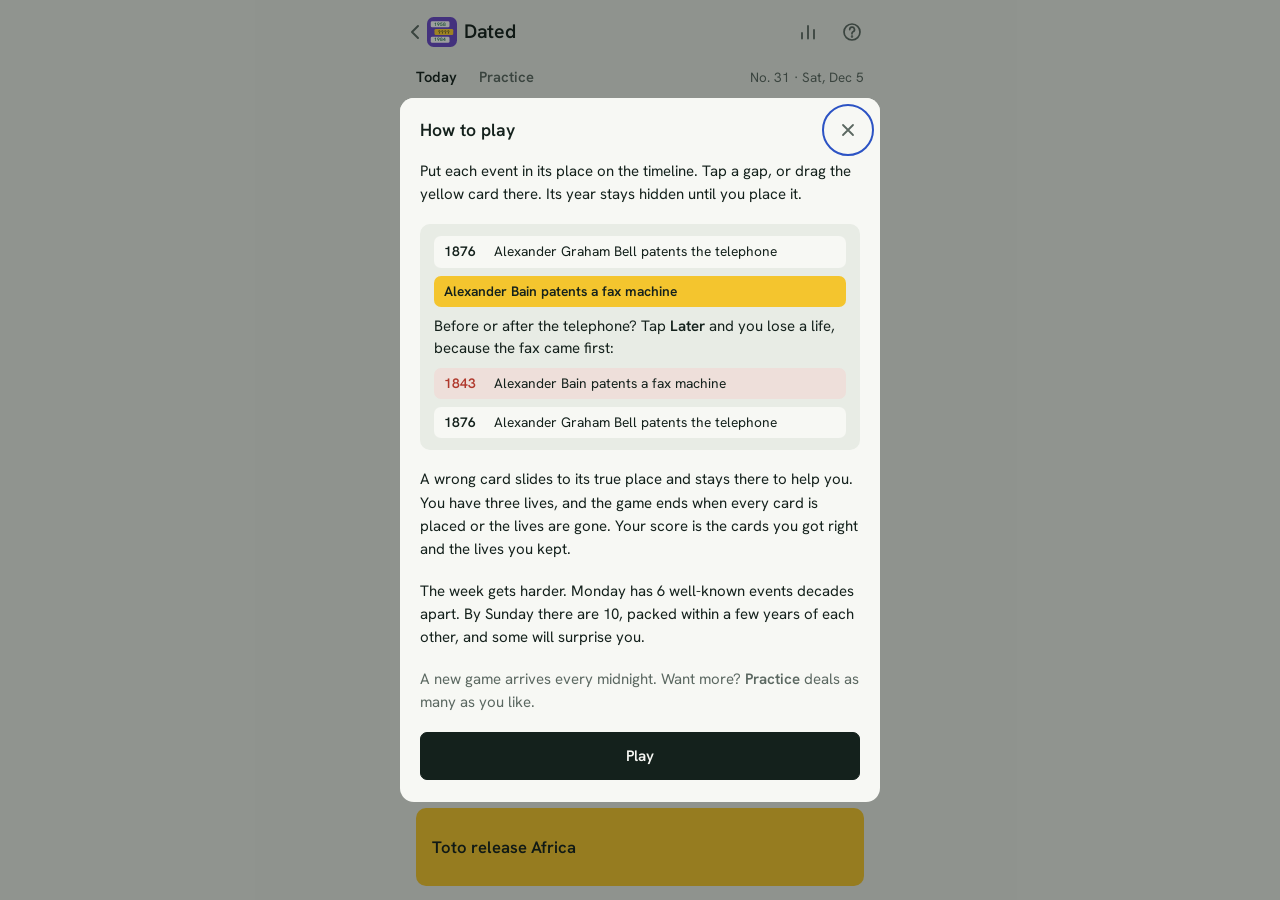
<file: web/dated/index.html>
<!doctype html>
<html lang="en">
<head>
<meta charset="utf-8">
<meta name="viewport" content="width=device-width,initial-scale=1,viewport-fit=cover,interactive-widget=resizes-content">
<meta name="referrer" content="no-referrer">
<meta name="theme-color" content="#E8ECE5" media="(prefers-color-scheme: light)">
<meta name="theme-color" content="#0E1412" media="(prefers-color-scheme: dark)">
<link rel="manifest" href="../manifest.json">
<link rel="apple-touch-icon" sizes="180x180" href="../icons/apple-touch-icon.png">
<meta name="apple-mobile-web-app-capable" content="yes">
<meta name="mobile-web-app-capable" content="yes">
<meta name="apple-mobile-web-app-status-bar-style" content="default">
<meta name="apple-mobile-web-app-title" content="Dailies">
<meta name="description" content="Dated: put each event in its place on the timeline, without seeing the years. A new game every day.">
<title>Dated</title>
<link rel="icon" href="data:image/svg+xml,<svg xmlns=%22http://www.w3.org/2000/svg%22 viewBox=%220 0 32 32%22><rect x=%223%22 y=%223%22 width=%227.6%22 height=%227.6%22 rx=%221.9%22 fill=%22%232C53C4%22/><rect x=%2212.2%22 y=%223%22 width=%227.6%22 height=%227.6%22 rx=%221.9%22 fill=%22%232C53C4%22/><rect x=%2221.4%22 y=%223%22 width=%227.6%22 height=%227.6%22 rx=%221.9%22 fill=%22%232C53C4%22/><rect x=%223%22 y=%2212.2%22 width=%227.6%22 height=%227.6%22 rx=%221.9%22 fill=%22%232C53C4%22/><rect x=%2212.2%22 y=%2212.2%22 width=%227.6%22 height=%227.6%22 rx=%221.9%22 fill=%22%23F4C52E%22/><rect x=%2221.4%22 y=%2212.2%22 width=%227.6%22 height=%227.6%22 rx=%221.9%22 fill=%22%23A9B8E6%22/><rect x=%223%22 y=%2221.4%22 width=%227.6%22 height=%227.6%22 rx=%221.9%22 fill=%22%23A9B8E6%22/><rect x=%2212.2%22 y=%2221.4%22 width=%227.6%22 height=%227.6%22 rx=%221.9%22 fill=%22%23A9B8E6%22/><rect x=%2221.4%22 y=%2221.4%22 width=%227.6%22 height=%227.6%22 rx=%221.9%22 fill=%22%23A9B8E6%22/></svg>">
<link rel="preload" href="../fonts/hanken-grotesk-latin.woff2" as="font" type="font/woff2" crossorigin>
<link rel="stylesheet" href="../shared.css">
<style>
/* The card being placed is the slug's yellow, so it's the one thing to look at. */
:root { --card: #F4C52E; --on-card: #14211C; --wrong: color-mix(in srgb, var(--neg) 13%, var(--surface)); }

/* The timeline: one list that scrolls by itself, oldest at the top. Rows sit on the
   track by transform, so a card really slides to its place. */
.stage-wrap { position: relative; flex: 1; min-height: 0; display: flex; }
.line { flex: 1; min-width: 0; padding-top: 8px; overflow: hidden auto; overscroll-behavior: contain; scrollbar-width: none; touch-action: pan-y; }
.line::-webkit-scrollbar { display: none; }
.track { --row: 46px; --gap: 14px; --end: 34px; position: relative; user-select: none; -webkit-user-select: none; transition: height .26s ease; }
.row {
  position: absolute; top: 0; left: 0; right: 0; height: var(--row);
  display: grid; grid-template-columns: 50px 1fr; align-items: center; gap: 8px; padding: 0 10px;
  background: var(--surface); border-radius: 8px; pointer-events: none;
  transform: translate(var(--x, 0), var(--y, 0));
  transition: transform .34s cubic-bezier(.3, .7, .25, 1), background-color .3s ease, opacity .3s ease;
}
.row b { font-size: 1.02rem; font-weight: 600; letter-spacing: -.01em; transition: color .25s ease; }
.row span { font-size: .84rem; line-height: 1.24; }
.row.right b { color: var(--pos); }
.row.wrong { background: var(--wrong); }
.row.wrong b { color: var(--neg); }
.row.unseen { background: var(--key); }
.row.unseen b { color: var(--muted); }
.row.moving { z-index: 1; }
.row.bump { animation: shake .32s; }
.row.fresh { opacity: 0; }
.track.still, .track.still .row, .track.still .slot { transition: none; }
@keyframes shake { 20%, 60% { translate: -4px 0; } 40%, 80% { translate: 4px 0; } }

/* A slot is the gap between two rows. The bar shows it, and the tap target runs to
   the middle of the rows either side, so anywhere on the list lands in a slot. */
.slot {
  position: absolute; top: 0; left: 0; right: 0; z-index: 2; height: var(--gap); padding: 0;
  display: grid; place-items: center; background: none; border: 0; border-radius: 4px; touch-action: pan-y;
  transform: translateY(var(--y, 0));
  transition: transform .34s cubic-bezier(.3, .7, .25, 1);
}
.slot::before { content: ""; width: 100%; height: 4px; border-radius: 2px; background: var(--line); transition: background-color .12s, height .12s; }
.slot::after { content: ""; position: absolute; left: 0; right: 0; top: calc(var(--row) / -2); bottom: calc(var(--row) / -2); }
.slot.end { height: var(--end); font-size: .78rem; font-weight: 600; color: var(--muted); }
.slot.end::before { display: none; }
.slot.end.first::after { top: 0; }
.slot.end.last::after { bottom: 0; }
.slot.end span { display: grid; place-items: center; width: 100%; height: calc(var(--end) - 8px); border-radius: 6px; background: var(--key); transition: background-color .12s, color .12s; }
.slot.end.first span { margin-bottom: 8px; }
.slot.end.last span { margin-top: 8px; }
.slot.on::before, .slot:active::before { background: var(--accent); height: 6px; }
.slot.end.on span, .slot.end:active span { background: var(--accent); color: var(--on-ink); }
@media (hover: hover) {
  .slot:hover::before { background: var(--accent); height: 6px; }
  .slot.end:hover span { background: var(--accent); color: var(--on-ink); }
}
.slot.new { transition: none; }
.track.closed .slot { display: none; }

/* Lives and the count; a message takes their place, then gives it back */
.tools { position: relative; display: flex; align-items: center; justify-content: space-between; gap: 8px; min-height: 36px; }
.lives { display: flex; gap: 6px; }
.lives i { width: 14px; height: 14px; border-radius: 50%; background: var(--neg); transition: background-color .35s ease, transform .35s ease; }
.lives i.lost { background: var(--key); transform: scale(.72); }
.note { font-size: .86rem; color: var(--muted); white-space: nowrap; }
.note b { font-weight: 600; color: var(--ink); }
.toast { top: 0; bottom: 0; left: 68px; right: 0; display: flex; align-items: center; justify-content: flex-end; padding: 0; transform: none; }
.toast.show { transform: none; }

/* The card to place */
.deal {
  position: relative; z-index: 5; display: flex; align-items: center; min-height: 78px; padding: 10px 16px; margin-bottom: 4px;
  background: var(--card); color: var(--on-card); border-radius: 10px;
  font-size: 1.04rem; font-weight: 600; line-height: 1.26;
  touch-action: none; cursor: grab; user-select: none; -webkit-user-select: none;
  transform: translate(var(--dx, 0), var(--dy, 0)) scale(var(--s, 1));
  transition: transform .22s cubic-bezier(.3, .7, .25, 1), opacity .16s ease;
}
.deal.dragging { --s: .94; cursor: grabbing; transition: none; }
.deal.gone { opacity: 0; transition: none; pointer-events: none; }
.deal.new { animation: rise .2s ease-out; }
@keyframes rise { from { opacity: 0; transform: translateY(6px); } }

/* The worked example in How to play */
.example { display: grid; gap: 8px; padding: 12px 14px; background: var(--bg); border-radius: 10px; font-size: .94rem; }
.mini { display: grid; grid-template-columns: 44px 1fr; align-items: center; gap: 6px; padding: 7px 10px; background: var(--surface); border-radius: 7px; font-size: .86rem; line-height: 1.25; }
.mini b { font-weight: 600; }
.mini.card { grid-template-columns: 1fr; background: var(--card); color: var(--on-card); font-weight: 600; }
.mini.wrong { background: var(--wrong); }
.mini.wrong b { color: var(--neg); }

/* Short phones: tighter rows, and the result leaves the list more room */
@media (max-height: 640px) {
  .track { --row: 42px; --gap: 10px; --end: 30px; }
  .deal { min-height: 66px; padding: 8px 14px; font-size: .98rem; }
  .tools { min-height: 30px; }
  .result { gap: 8px; padding: 10px 12px; }
  .result-title { font-size: 1.2rem; }
  .result .btn { min-height: 44px; }
  .next { min-height: 24px; }
}

@media (prefers-reduced-motion: reduce) {
  .row, .slot, .track, .deal, .lives i { transition: none; }
  .row.bump, .deal.new { animation: none; }
}
</style>
</head>
<body>
<div class="app">
  <header>
    <div class="top">
      <a class="brand" href="../index.html" aria-label="All games">
        <svg width="10" height="16" viewBox="0 0 10 16" fill="none" stroke="currentColor" stroke-width="2" stroke-linecap="round" stroke-linejoin="round" aria-hidden="true"><path d="M8 2 2 8l6 6"/></svg>
        <svg width="30" height="30" viewBox="0 0 64 64" aria-hidden="true"><rect width="64" height="64" rx="14" fill="#6A48C8"/><rect x="8" y="9" width="40" height="13" rx="3" fill="#FFFFFF"/><text x="28" y="19.2" font-size="10.5" font-weight="600" font-family="Hanken Grotesk,Segoe UI,sans-serif" text-anchor="middle" fill="#1D7548">1958</text><rect x="16" y="25.5" width="40" height="13" rx="3" fill="#FFCF33"/><text x="36" y="35.7" font-size="10.5" font-weight="600" font-family="Hanken Grotesk,Segoe UI,sans-serif" text-anchor="middle" fill="#14211C">????</text><rect x="8" y="42" width="40" height="13" rx="3" fill="#FFFFFF"/><text x="28" y="52.2" font-size="10.5" font-weight="600" font-family="Hanken Grotesk,Segoe UI,sans-serif" text-anchor="middle" fill="#1D7548">1984</text></svg>
        <h1 class="mark">Dated</h1>
      </a>
      <div class="top-right">
        <button class="icon-btn" id="statsBtn" type="button" aria-label="Stats">
          <svg width="20" height="20" viewBox="0 0 20 20" fill="none" stroke="currentColor" stroke-width="1.8" stroke-linecap="round" aria-hidden="true"><path d="M4 16.5V11M10 16.5V4M16 16.5V8"/></svg>
        </button>
        <button class="icon-btn" id="helpBtn" type="button" aria-label="How to play">
          <svg width="20" height="20" viewBox="0 0 20 20" fill="none" stroke="currentColor" stroke-width="1.7" stroke-linecap="round" aria-hidden="true"><circle cx="10" cy="10" r="8"/><path d="M7.7 7.6a2.4 2.4 0 1 1 3.3 2.2c-.6.3-1 .8-1 1.5v.5"/><circle cx="10" cy="14.6" r=".4" fill="currentColor"/></svg>
        </button>
      </div>
    </div>
    <div class="modes">
      <div class="tabs" role="tablist" aria-label="Mode">
        <button class="tab" id="tabToday" role="tab" type="button">Today</button>
        <button class="tab" id="tabPractice" role="tab" type="button">Practice</button>
      </div>
      <p class="meta" id="meta"></p>
    </div>
  </header>

  <main class="stage-wrap">
    <div class="line" id="line">
      <div class="track" id="track" role="group" aria-label="Timeline, oldest first"></div>
    </div>
  </main>

  <footer>
    <div id="play">
      <div class="tools">
        <p class="toast" id="toast" role="status"></p>
        <div class="lives" id="lives" role="img"><i></i><i></i><i></i></div>
        <p class="note" id="note"></p>
      </div>
      <div class="deal" id="deal" aria-live="polite"></div>
    </div>
    <section class="result" id="result" aria-live="polite" hidden>
      <div class="result-head">
        <p class="result-title" id="resTitle"></p>
        <p class="result-tag" id="resTag"></p>
      </div>
      <div class="actions">
        <button class="btn btn-secondary" id="resSecond" type="button"></button>
        <button class="btn btn-primary" id="resFirst" type="button"></button>
      </div>
      <a class="next" id="resNext" hidden></a>
      <p class="result-foot" id="resFoot"></p>
    </section>
  </footer>
</div>

<dialog class="sheet" id="helpSheet" aria-labelledby="helpTitle">
  <div class="sheet-head">
    <h2 id="helpTitle">How to play</h2>
    <button class="icon-btn" type="button" data-close aria-label="Close">
      <svg width="18" height="18" viewBox="0 0 18 18" fill="none" stroke="currentColor" stroke-width="1.8" stroke-linecap="round" aria-hidden="true"><path d="m4 4 10 10M14 4 4 14"/></svg>
    </button>
  </div>
  <div class="sheet-body">
    <p>Put each event in its place on the timeline. Tap a gap, or drag the yellow card there. Its year stays hidden until you place it.</p>
    <div class="example">
      <div class="mini"><b>1876</b><span>Alexander Graham Bell patents the telephone</span></div>
      <div class="mini card">Alexander Bain patents a fax machine</div>
      <span>Before or after the telephone? Tap <b>Later</b> and you lose a life, because the fax came first:</span>
      <div class="mini wrong"><b>1843</b><span>Alexander Bain patents a fax machine</span></div>
      <div class="mini"><b>1876</b><span>Alexander Graham Bell patents the telephone</span></div>
    </div>
    <p>A wrong card slides to its true place and stays there to help you. You have three lives, and the game ends when every card is placed or the lives are gone. Your score is the cards you got right and the lives you kept.</p>
    <p>The week gets harder. Monday has 6 well-known events decades apart. By Sunday there are 10, packed within a few years of each other, and some will surprise you.</p>
    <p class="muted">A new game arrives every midnight. Want more? <b>Practice</b> deals as many as you like.</p>
    <button class="btn btn-primary" type="button" data-close>Play</button>
  </div>
</dialog>

<dialog class="sheet" id="statsSheet" aria-labelledby="statsTitle">
  <div class="sheet-head">
    <h2 id="statsTitle">Stats</h2>
    <button class="icon-btn" type="button" data-close aria-label="Close">
      <svg width="18" height="18" viewBox="0 0 18 18" fill="none" stroke="currentColor" stroke-width="1.8" stroke-linecap="round" aria-hidden="true"><path d="m4 4 10 10M14 4 4 14"/></svg>
    </button>
  </div>
  <div class="sheet-body" id="statsBody"></div>
</dialog>

<!-- Bump ?v= when these change, so browsers never pair this page with an old copy. -->
<script src="days.js?v=3"></script>
<script src="lib.js?v=1"></script>
<script src="../clock.js?v=2"></script>
<script src="../pwa.js"></script>
<script src="../next.js?v=8"></script>
<script>
(() => {
  const L = window.DatedLib, D = window.DatedDays;
  const $ = id => document.getElementById(id);
  const locale = navigator.language || 'en';
  // Where the game lives on the web; shared results link here.
  const SITE = `${location.hostname === 'appassets.androidplatform.net' ? 'https://dailies.matisseduffield.workers.dev' : location.origin}/dated/index.html`;

  const store = {
    get(k) { try { return JSON.parse(localStorage.getItem('dated.' + k)); } catch { return null; } },
    set(k, v) { try { localStorage.setItem('dated.' + k, JSON.stringify(v)); } catch {} },
  };

  // ---- state ----
  // days: { [day]: { moves: [slot...], done, won, lives, placed } };
  // practice: the same plus the seed it was dealt from; mode: what's on screen.
  // dealt: which build of the days this was played on, since a slot only makes
  // sense against the cards it was played on.
  const DEALT = 1;
  const saved = store.get('state') || {};
  const fresh = saved.dealt === DEALT;
  const practice = fresh && saved.practice && Number.isInteger(saved.practice.seed) ? saved.practice : null;
  const state = {
    dealt: DEALT,
    days: saved.days && typeof saved.days === 'object' ? saved.days : {},
    practice,
    mode: saved.mode === 'practice' && practice ? 'practice' : 'daily',
  };
  // A rebuild changes the cards: finished days keep their result, and a game still
  // going starts again.
  for (const d of Object.keys(state.days)) {
    const rec = state.days[d];
    if (!rec || typeof rec !== 'object' || (!fresh && !rec.done)) delete state.days[d];
  }
  const save = () => store.set('state', state);

  let today = L.dayNumber(Clock.now(), D.epoch);
  let puzzle, play;            // the game on screen and its progress
  let busy = false;            // a card is on its way; taps wait
  let timers = [];

  const now = () => L.replay(puzzle.cards, play.moves);

  function checked(rec) {
    rec.moves = L.cleanMoves(puzzle.cards, rec.moves);
    const s = L.replay(puzzle.cards, rec.moves);
    rec.done = s.over; rec.won = s.won; rec.lives = s.lives; rec.placed = s.placed;
    return rec;
  }

  function load() {
    clearTimers();
    busy = false;
    press = null;
    if (state.mode === 'practice') {
      puzzle = L.practice(state.practice.seed, D);
      play = checked(state.practice);
    } else {
      puzzle = L.daily(today, D);
      play = checked(state.days[today] || (state.days[today] = { moves: [] }));
    }
    rows.clear();
    $('track').replaceChildren();
    slots = [];
  }

  const later = (fn, ms) => { timers.push(setTimeout(fn, ms)); };
  function clearTimers() { timers.forEach(clearTimeout); timers = []; }
  const still = () => matchMedia('(prefers-reduced-motion: reduce)').matches;

  // ---- toast ----
  let toastTimer = 0;
  function say(text, ms = 2200) {
    clearTimeout(toastTimer);
    const t = $('toast');
    t.textContent = text;
    t.classList.toggle('show', !!text);
    if (text && ms) toastTimer = setTimeout(() => t.classList.remove('show'), ms);
  }

  // ---- the timeline ----
  const el = (tag, cls, text) => { const e = document.createElement(tag); if (cls) e.className = cls; if (text != null) e.textContent = text; return e; };
  const rows = new Map();      // one node per card, kept for the whole game
  let slots = [];
  let order = [];              // the cards showing, top to bottom
  let cursor = 0;              // the slot keyboard focus is at

  const sizes = () => (matchMedia('(max-height: 640px)').matches ? { row: 42, gap: 10, end: 30 } : { row: 46, gap: 14, end: 34 });

  function rowFor(card) {
    let node = rows.get(card.id);
    if (node) return node;
    node = el('div', 'row');
    node.append(el('b'), el('span', '', card.text));
    node.setAttribute('aria-hidden', 'true');
    rows.set(card.id, node);
    $('track').append(node);
    return node;
  }

  function markRow(card, mark) {
    const node = rowFor(card);
    node.classList.remove('right', 'wrong', 'unseen');
    if (mark !== 'start') node.classList.add(mark);
    node.firstChild.textContent = card.year;
  }

  // Puts every row and slot in its place, with a gap opened at `open` for a card
  // being dragged in.
  function layout(open = null) {
    const { row, gap, end } = sizes();
    const pitch = row + gap, drop = 14;
    const n = order.length;
    const shift = i => (open !== null && i >= open ? drop : 0);
    order.forEach((card, i) => {
      rows.get(card.id).style.setProperty('--y', end + i * pitch + shift(i) + 'px');
    });
    slots.forEach((s, i) => {
      s.style.setProperty('--y', (i === 0 ? 0 : end + i * pitch - gap + shift(i) - (i === n ? 0 : drop / 2 * (open === i ? 1 : 0))) + 'px');
      s.classList.toggle('on', open === i);
    });
    $('track').style.height = end * 2 + n * pitch - gap + (open !== null ? drop : 0) + 'px';
    // A new slot starts where it belongs; only slots already showing slide.
    const added = slots.filter(s => s.classList.contains('new'));
    if (added.length) { void $('track').offsetWidth; for (const s of added) s.classList.remove('new'); }
  }

  const nameOf = card => `${card.year}, ${card.text}`;

  function buildSlots() {
    const live = !play.done && !settling;
    $('track').classList.toggle('closed', !live);
    if (!live) { for (const s of slots) s.remove(); slots = []; return; }
    const n = order.length;
    while (slots.length > n + 1) slots.pop().remove();
    while (slots.length < n + 1) {
      const b = el('button', 'slot new');
      b.type = 'button';
      $('track').append(b);
      slots.push(b);
    }
    slots.forEach((s, i) => {
      s.dataset.slot = i;
      const first = i === 0, last = i === n;
      s.classList.toggle('end', first || last);
      s.classList.toggle('first', first);
      s.classList.toggle('last', last);
      s.textContent = '';
      if (first || last) s.append(el('span', '', first ? 'Earlier' : 'Later'));
      s.setAttribute('aria-label', first ? `Earlier than ${nameOf(order[0])}` : last ? `Later than ${nameOf(order[n - 1])}` : `Between ${nameOf(order[i - 1])} and ${nameOf(order[i])}`);
      s.tabIndex = i === Math.min(cursor, n) ? 0 : -1;
    });
  }

  // Everything drawn straight from the saved game, with nothing moving.
  function drawLine() {
    const track = $('track');
    track.classList.add('still');
    const line = play.done ? L.finalLine(puzzle.cards, play.moves) : now().line;
    order = line;
    for (const c of line) markRow(c, c.mark);
    buildSlots();
    layout();
    void track.offsetWidth;
    track.classList.remove('still');
    if (play.done) readable();
  }

  // Over: rows go in timeline order for a screen reader, which no one can see.
  function readable() {
    for (const c of order) {
      const node = rows.get(c.id);
      node.removeAttribute('aria-hidden');
      $('track').append(node);
    }
  }

  function keepInView(index) {
    const { row, gap, end } = sizes();
    const box = $('line');
    const top = end + index * (row + gap);
    const margin = gap + 6;
    let to = box.scrollTop;
    if (top - margin < to) to = top - margin - (index === 0 ? end : 0);
    else if (top + row + margin > to + box.clientHeight) to = top + row + margin - box.clientHeight + (index === order.length - 1 ? end : 0);
    if (to !== box.scrollTop) box.scrollTo({ top: Math.max(0, to), behavior: still() ? 'auto' : 'smooth' });
  }

  function renderStatus() {
    const s = now();
    [...$('lives').children].forEach((pip, i) => pip.classList.toggle('lost', i >= s.lives));
    $('lives').setAttribute('aria-label', L.livesText(s.lives));
    $('note').replaceChildren(el('b', '', String(s.placed)), ` placed · ${s.total - s.played} to go`);
  }

  function renderCard(enter = true) {
    const s = now();
    const deal = $('deal');
    deal.classList.remove('gone', 'new', 'dragging');
    deal.style.removeProperty('--dx');
    deal.style.removeProperty('--dy');
    if (!s.next) return;
    deal.textContent = s.next.text;
    if (enter && !still()) { void deal.offsetWidth; deal.classList.add('new'); }
  }

  const dateOf = day => { const [y, m, d] = D.epoch.split('-').map(Number); return new Date(y, m - 1, d + day - 1); };
  const dayFormat = new Intl.DateTimeFormat(locale, { weekday: 'short', day: 'numeric', month: 'short' });

  function renderHeader() {
    const daily = state.mode === 'daily';
    $('tabToday').setAttribute('aria-selected', String(daily));
    $('tabPractice').setAttribute('aria-selected', String(!daily));
    const meta = $('meta');
    if (daily) return meta.replaceChildren(`No. ${today} · ${dayFormat.format(dateOf(today))}`);
    const b = el('button', 'meta-btn', 'New game');
    b.type = 'button';
    b.addEventListener('click', startPractice);
    meta.replaceChildren(b);
  }

  const wonDays = () => Object.keys(state.days).filter(d => state.days[d].won).map(Number);

  function renderResult() {
    const s = now(), daily = state.mode === 'daily';
    $('resTitle').textContent = `${s.placed} of ${s.total} placed`;
    const tag = $('resTag');
    tag.textContent = s.won ? L.livesText(s.lives) : 'Out of lives';
    tag.classList.toggle('good', s.won);
    tag.classList.toggle('bad', !s.won);
    $('resFirst').textContent = daily ? 'Share' : 'New game';
    $('resSecond').textContent = daily ? 'Practice' : 'Share';
    showNext($('resNext'), 'dated', daily);
    tickNext();
  }

  function tickNext() {
    const foot = $('resFoot');
    if (!play.done) return;
    const rec = state.days[today];
    if (!rec || !rec.done) return foot.replaceChildren(el('span', '', 'Today’s game is still to do'));
    const clock = Clock.now();
    const midnight = new Date(clock.getFullYear(), clock.getMonth(), clock.getDate() + 1);
    const mins = Math.max(1, Math.ceil((midnight - clock) / 60000));
    const left = el('span');
    left.append(el('b', '', String(L.streak(wonDays(), today))), ' day streak');
    foot.replaceChildren(left, el('span', '', `Next game in ${mins >= 60 ? `${Math.floor(mins / 60)} h ` : ''}${mins % 60} min`));
  }

  let settling = false;        // the game is over and the last card is still landing

  function render() {
    renderHeader();
    renderStatus();
    const over = play.done && !settling;
    $('play').hidden = over;
    $('result').hidden = !over;
    if (over) renderResult(); else renderCard(false);
    drawLine();
    tellBack();
  }

  // ---- stats ----
  function renderStats() {
    const days = Object.keys(state.days).map(Number).filter(d => state.days[d].done);
    const body = $('statsBody');
    if (!days.length) return body.replaceChildren(el('p', 'empty', 'Finish a daily game to start your stats.'));
    const won = wonDays();
    const nums = el('div', 'numbers');
    for (const [v, label] of [
      [days.length, 'Played'],
      [Math.round(won.length / days.length * 100) + '%', 'Finished'],
      [L.streak(won, today), 'Streak'],
      [L.bestStreak(won), 'Best streak'],
    ]) {
      const n = el('p', 'num');
      n.append(el('b', '', String(v)), el('span', '', label));
      nums.append(n);
    }
    // How each game ended: lives kept, or none.
    const LABELS = ['3 lives', '2 lives', '1 life', 'Out of lives'];
    const slot = d => L.LIVES - state.days[d].lives;
    const counts = Array(LABELS.length).fill(0);
    for (const d of days) counts[slot(d)]++;
    const max = Math.max(...counts, 1);
    const dist = el('div', 'dist');
    dist.append(el('p', 'dist-title', 'Lives left'));
    counts.forEach((c, i) => {
      const row = el('div', 'bar-row');
      row.style.gridTemplateColumns = '82px 1fr';
      const bar = el('div', 'bar', String(c));
      bar.style.width = `${Math.max(8, c / max * 100)}%`;
      if (days.includes(today) && slot(today) === i) bar.classList.add('today');
      row.append(el('span', '', LABELS[i]), el('div'));
      row.lastChild.append(bar);
      dist.append(row);
    });
    body.replaceChildren(nums, dist);
  }

  // ---- sheets ----
  function openSheet(id) {
    if (id === 'statsSheet') renderStats();
    const d = $(id);
    if (!d.open) d.showModal();
    tellBack();
  }
  for (const d of document.querySelectorAll('dialog.sheet')) {
    d.addEventListener('click', e => { if (e.target === d || e.target.closest('[data-close]')) d.close(); });
    d.addEventListener('close', tellBack);
  }
  const openDialog = () => document.querySelector('dialog.sheet[open]');

  // ---- playing ----
  const locked = () => busy || play.done;

  // The card lands where it was put. A right one stays; a wrong one shows its year
  // there, a life goes, and it slides to its true place.
  function place(slot, fromBox = null) {
    if (locked()) return;
    const before = now();
    const card = before.next;
    const at = L.rightSlot(before.line, card.year);
    const right = slot === at;
    busy = true;
    cursor = at;
    say('');
    play.moves.push(slot);
    checked(play);
    if (play.done) { settling = true; report(); }
    save();
    haptic(right ? 'tap' : 'tick');

    // In from where the card was, under the rows already there.
    const track = $('track');
    const box = fromBox || $('deal').getBoundingClientRect();
    const trackBox = track.getBoundingClientRect();
    const node = rowFor(card);
    node.classList.add('moving');
    track.classList.add('still');
    node.style.setProperty('--y', box.top - trackBox.top + 'px');
    node.firstChild.textContent = '';
    $('deal').classList.add('gone');
    order = [...before.line.slice(0, slot), card, ...before.line.slice(slot)];
    void node.offsetWidth;
    track.classList.remove('still');
    markRow(card, right ? 'right' : 'wrong');
    renderStatus();
    buildSlots();
    layout();

    const quick = still();
    if (right) {
      keepInView(slot);
      later(() => next(node), quick ? 0 : 340);
      return;
    }
    say(`Wrong: it was ${card.year}`, 2600);
    node.classList.add('bump');
    later(() => {
      node.classList.remove('bump');
      order = [...before.line.slice(0, at), card, ...before.line.slice(at)];
      buildSlots();
      layout();
      keepInView(at);
      later(() => next(node), quick ? 0 : 400);
    }, quick ? 0 : 520);
  }

  function next(node) {
    node.classList.remove('moving');
    busy = false;
    if (!play.done) {
      buildSlots();
      renderCard();
      if (document.activeElement && document.activeElement.classList.contains('slot')) slots[Math.min(cursor, slots.length - 1)].focus();
      return;
    }
    finish();
  }

  // Over: the cards never played join the timeline, then the result.
  function finish() {
    const line = L.finalLine(puzzle.cards, play.moves);
    const added = line.filter(c => !rows.has(c.id));
    order = line;
    for (const c of added) { markRow(c, c.mark); rows.get(c.id).classList.add('fresh'); }
    const track = $('track');
    track.classList.add('still');
    layout();
    void track.offsetWidth;
    track.classList.remove('still');
    for (const c of added) rows.get(c.id).classList.remove('fresh');
    settling = false;
    $('play').hidden = true;
    $('result').hidden = false;
    renderResult();
    buildSlots();
    readable();
    tellBack();
  }

  // Today's result, for the hub's home screen.
  function report() {
    // Finished in the moments after midnight: that day's over, so the hub's new day stays open.
    if (L.dayNumber(Clock.now(), D.epoch) !== today) return;
    const rec = state.days[today];
    if (!rec || !rec.done) return;
    const total = L.daily(today, D).cards.length - 1;
    const text = rec.won ? `${rec.placed} of ${total}, ${L.livesText(rec.lives)}` : `${rec.placed} of ${total}, out of lives`;
    try { localStorage.setItem('hub.dated', JSON.stringify({ date: Clock.now().toDateString(), text })); } catch {}
  }

  function share() {
    const text = `${L.shareText(state.mode === 'daily' ? today : 0, now())}\n${SITE}`;
    if (app) return toApp({ type: 'share', title: 'Dated', text });
    if (navigator.share) return navigator.share({ text }).catch(() => {});
    navigator.clipboard.writeText(text).then(() => {
      // The toast is hidden on the result screen, so the button says it.
      const b = $(state.mode === 'daily' ? 'resFirst' : 'resSecond');
      b.textContent = 'Copied';
      setTimeout(() => { b.textContent = 'Share'; }, 1600);
    }, () => {});
  }

  function startPractice() {
    state.practice = { seed: Math.floor(Math.random() * 2 ** 31), moves: [] };
    state.mode = 'practice';
    settling = false;
    save(); load(); say(''); render();
    $('line').scrollTop = 0;
  }
  function setMode(mode) {
    if (state.mode === mode) return;
    if (mode === 'practice' && (!state.practice || state.practice.done)) return startPractice();
    state.mode = mode;
    settling = false;
    save(); load(); say(''); render();
    $('line').scrollTop = 0;
  }

  // ---- tap, drag and keys ----
  $('track').addEventListener('click', e => {
    const s = e.target.closest('.slot');
    if (s) place(Number(s.dataset.slot));
  });

  // Arrow keys walk the gaps; Enter or Space places the card.
  $('track').addEventListener('keydown', e => {
    const s = e.target.closest('.slot');
    if (!s) return;
    const step = { ArrowUp: -1, ArrowDown: 1 }[e.key];
    if (!step) return;
    e.preventDefault();
    const at = Math.max(0, Math.min(slots.length - 1, Number(s.dataset.slot) + step));
    cursor = at;
    slots.forEach((b, i) => { b.tabIndex = i === at ? 0 : -1; });
    slots[at].focus();
    const { row, gap, end } = sizes();
    const y = at === 0 ? 0 : end + at * (row + gap) - gap;
    const box = $('line');
    if (y < box.scrollTop + end) box.scrollTop = Math.max(0, y - end);
    else if (y + end > box.scrollTop + box.clientHeight) box.scrollTop = y + end * 2 - box.clientHeight;
  });

  // A press on the card becomes a drag once it moves. Under a finger the card rides
  // above the touch, so it can be seen, and that's what's aimed.
  let press = null;
  let dragFrame = 0;

  function slotAt(y) {
    const { row, gap, end } = sizes();
    const box = $('line').getBoundingClientRect();
    const pitch = row + gap;
    const n = order.length;
    if (y < box.top - 8 || y > box.bottom + 40) return null;
    const inTrack = y - $('track').getBoundingClientRect().top;
    return Math.max(0, Math.min(n, Math.round((inTrack - end + gap / 2) / pitch)));
  }

  function aim() {
    if (!press || !press.drag) return;
    const box = $('line');
    const edge = box.getBoundingClientRect();
    if (press.aimY < edge.top + 30) box.scrollTop -= 7;
    else if (press.aimY > edge.bottom - 30) box.scrollTop += 7;
    const slot = slotAt(press.aimY);
    if (slot !== press.over) { press.over = slot; layout(slot); }
    dragFrame = requestAnimationFrame(aim);
  }

  function endPress() {
    cancelAnimationFrame(dragFrame);
    const p = press;
    press = null;
    return p;
  }

  const deal = $('deal');
  deal.addEventListener('pointerdown', e => {
    if (locked() || e.button || press) return;
    deal.setPointerCapture(e.pointerId);
    press = { id: e.pointerId, x: e.clientX, y: e.clientY, aimY: e.clientY, drag: false, over: null, lift: e.pointerType === 'mouse' ? 0 : 56 };
  });
  deal.addEventListener('pointermove', e => {
    if (!press || e.pointerId !== press.id) return;
    const dx = e.clientX - press.x, dy = e.clientY - press.y;
    const away = Math.hypot(dx, dy);
    if (!press.drag) {
      if (away < 7) return;
      press.drag = true;
      deal.classList.add('dragging');
      dragFrame = requestAnimationFrame(aim);
    }
    // The lift grows with the move, so the card never jumps.
    const lift = Math.min(press.lift, away);
    deal.style.setProperty('--dx', dx + 'px');
    deal.style.setProperty('--dy', dy - lift + 'px');
    press.aimY = e.clientY - lift;
  });
  deal.addEventListener('pointerup', e => {
    if (!press || e.pointerId !== press.id) return;
    const p = endPress();
    if (!p.drag) return say('Tap a gap, or drag the card');
    const box = deal.getBoundingClientRect();
    deal.classList.remove('dragging');
    if (p.over === null) return renderCard(false);
    place(p.over, box);
  });
  const dropPress = e => {
    if (!press || e.pointerId !== press.id) return;
    endPress();
    renderCard(false);
    layout();
  };
  deal.addEventListener('pointercancel', dropPress);
  deal.addEventListener('lostpointercapture', dropPress);

  $('resFirst').addEventListener('click', () => state.mode === 'daily' ? share() : startPractice());
  $('resSecond').addEventListener('click', () => state.mode === 'daily' ? setMode('practice') : share());
  $('tabToday').addEventListener('click', () => setMode('daily'));
  $('tabPractice').addEventListener('click', () => setMode('practice'));
  $('helpBtn').addEventListener('click', () => openSheet('helpSheet'));
  $('statsBtn').addEventListener('click', () => openSheet('statsSheet'));

  // Android Back: close a sheet, then leave practice. After that the app
  // goes back to the hub.
  window.ladderBack = () => {
    const d = openDialog();
    if (d) { d.close(); return true; }
    if (state.mode !== 'practice') return false;
    setMode('daily');
    return true;
  };
  function tellBack() { toApp({ type: 'back', enabled: !!openDialog() || state.mode === 'practice' }); }

  addEventListener('resize', () => { if (!busy && !press) drawLine(); });
  // A new day while the game sits open (or comes back from the background).
  function checkDay() {
    const day = L.dayNumber(Clock.now(), D.epoch);
    if (day !== today) {
      // A daily in hand at midnight is finished first; it still counts for its day.
      if (state.mode === 'daily' && play.moves.length && !play.done && Clock.playing()) return;
      today = day;
      if (state.mode === 'daily') { settling = false; load(); $('line').scrollTop = 0; }
      say('');
      render();
    } else if (play.done && !settling) tickNext();
  }
  document.addEventListener('visibilitychange', () => { if (!document.hidden) checkDay(); });
  addEventListener('clock', checkDay);
  setInterval(() => { if (!document.hidden) checkDay(); }, 30000);

  // ---- Android app bridge (absent in a browser) ----
  const app = window.ladderApp || null;
  function toApp(msg) {
    if (!app) return;
    try { app.postMessage(JSON.stringify(msg)); } catch {}
  }
  function haptic(kind = 'tap') { toApp({ type: 'haptic', kind }); }

  // ---- boot ----
  // Back on a new day: open on today's game, not yesterday's practice.
  if (store.get('lastDay') !== today) { store.set('lastDay', today); state.mode = 'daily'; }
  load();
  report();
  render();
  // First visit: how to play, once.
  if (!store.get('seenHelp')) { store.set('seenHelp', true); openSheet('helpSheet'); }
})();
</script>
</body>
</html>
</file>
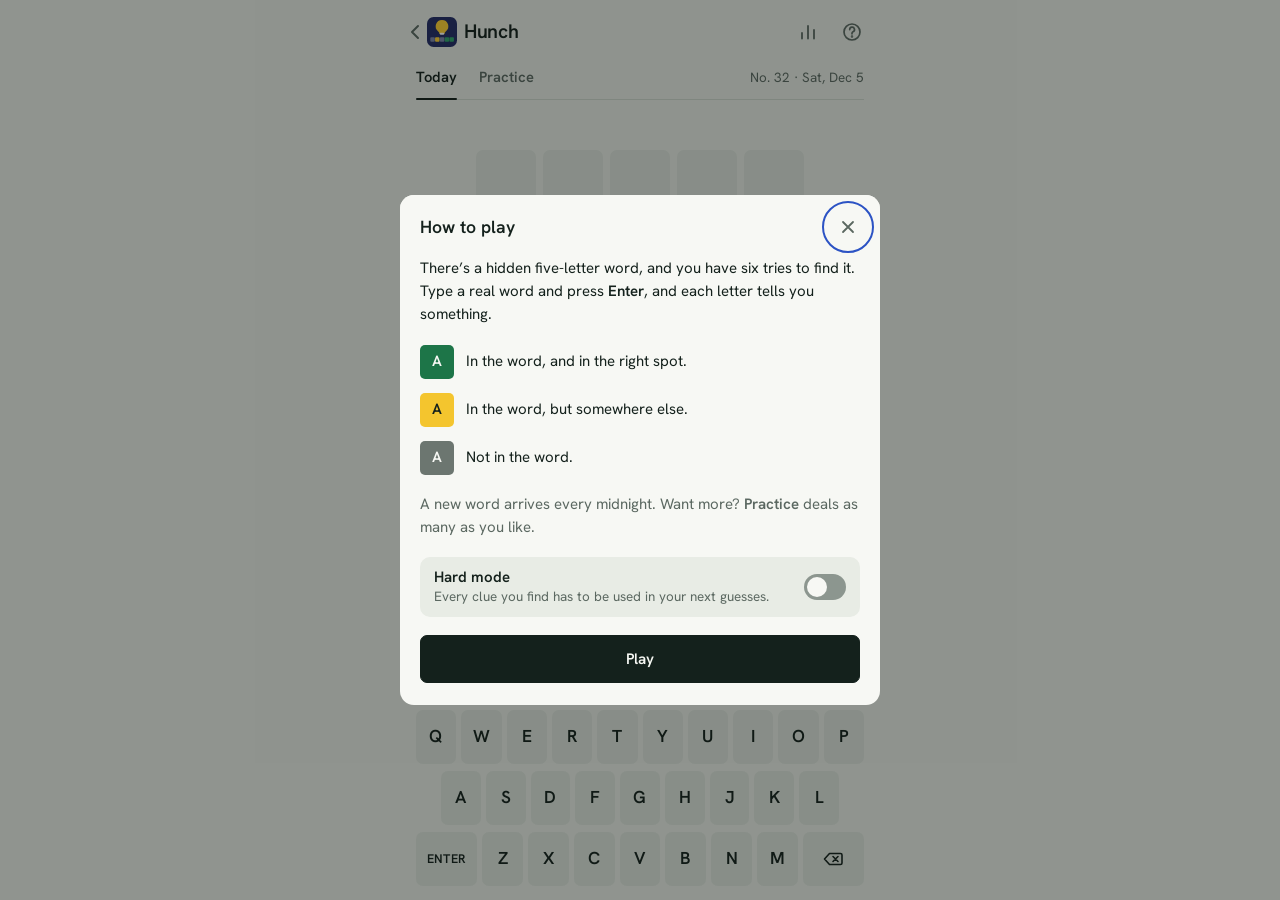
<file: web/hunch/index.html>
<!doctype html>
<html lang="en">
<head>
<meta charset="utf-8">
<meta name="viewport" content="width=device-width,initial-scale=1,viewport-fit=cover,interactive-widget=resizes-content">
<meta name="referrer" content="no-referrer">
<meta name="theme-color" content="#E8ECE5" media="(prefers-color-scheme: light)">
<meta name="theme-color" content="#0E1412" media="(prefers-color-scheme: dark)">
<link rel="manifest" href="../manifest.json">
<link rel="apple-touch-icon" sizes="180x180" href="../icons/apple-touch-icon.png">
<meta name="apple-mobile-web-app-capable" content="yes">
<meta name="mobile-web-app-capable" content="yes">
<meta name="apple-mobile-web-app-status-bar-style" content="default">
<meta name="apple-mobile-web-app-title" content="Dailies">
<meta name="description" content="Hunch: a new hidden word every day and six tries to find it.">
<title>Hunch</title>
<link rel="icon" href="data:image/svg+xml,<svg xmlns=%22http://www.w3.org/2000/svg%22 viewBox=%220 0 32 32%22><rect x=%223%22 y=%223%22 width=%227.6%22 height=%227.6%22 rx=%221.9%22 fill=%22%232C53C4%22/><rect x=%2212.2%22 y=%223%22 width=%227.6%22 height=%227.6%22 rx=%221.9%22 fill=%22%232C53C4%22/><rect x=%2221.4%22 y=%223%22 width=%227.6%22 height=%227.6%22 rx=%221.9%22 fill=%22%232C53C4%22/><rect x=%223%22 y=%2212.2%22 width=%227.6%22 height=%227.6%22 rx=%221.9%22 fill=%22%232C53C4%22/><rect x=%2212.2%22 y=%2212.2%22 width=%227.6%22 height=%227.6%22 rx=%221.9%22 fill=%22%23F4C52E%22/><rect x=%2221.4%22 y=%2212.2%22 width=%227.6%22 height=%227.6%22 rx=%221.9%22 fill=%22%23A9B8E6%22/><rect x=%223%22 y=%2221.4%22 width=%227.6%22 height=%227.6%22 rx=%221.9%22 fill=%22%23A9B8E6%22/><rect x=%2212.2%22 y=%2221.4%22 width=%227.6%22 height=%227.6%22 rx=%221.9%22 fill=%22%23A9B8E6%22/><rect x=%2221.4%22 y=%2221.4%22 width=%227.6%22 height=%227.6%22 rx=%221.9%22 fill=%22%23A9B8E6%22/></svg>">
<link rel="preload" href="../fonts/hanken-grotesk-latin.woff2" as="font" type="font/woff2" crossorigin>
<link rel="stylesheet" href="../shared.css">
<style>
/* Green is in place, yellow is elsewhere in the word, grey isn't in it. The
   yellow is the slug's. */
:root { --hit: #1D7548; --on-hit: #F7F8F4; --near: #F4C52E; --on-near: #14211C; --miss: #6C7670; --on-miss: #F7F8F4; }
@media (prefers-color-scheme: dark) {
  :root:not([data-theme="light"]) { --hit: #3E9E6C; --on-hit: #0E1412; --miss: #3B4742; --on-miss: #E4EAE5; }
}
:root[data-theme="dark"] { --hit: #3E9E6C; --on-hit: #0E1412; --miss: #3B4742; --on-miss: #E4EAE5; }

/* The guesses: a row for each one so far and one for the next, growing down
   from the top. */
.stage-wrap { position: relative; flex: 1; min-height: 0; display: flex; }
.stage { flex: 1; min-width: 0; display: grid; justify-items: center; align-content: start; padding: 50px 0 14px; overflow: hidden; }
.guesses { --tile: 54px; --gap: 7px; display: grid; gap: var(--gap); }
.row { display: grid; grid-template-columns: repeat(5, var(--tile)); gap: var(--gap); }
.tile {
  display: grid; place-items: center;
  width: var(--tile); height: var(--tile);
  background: var(--surface); border-radius: 7px;
  font-size: calc(var(--tile) * .44); font-weight: 600; line-height: 1; text-transform: uppercase;
}
.row.entry .tile { background: var(--key); }
.row.entry .tile:not(:empty) { background: var(--surface); }
.tile.hit { background: var(--hit); color: var(--on-hit); }
.tile.near { background: var(--near); color: var(--on-near); }
.tile.miss { background: var(--miss); color: var(--on-miss); }
/* A new guess shows its marks one letter at a time */
.row.new .tile { animation: land .24s ease-out both; animation-delay: calc(var(--i) * 90ms); }
@keyframes land { from { background: var(--surface); color: var(--ink); transform: scale(.92); } }
.row.bad .tile { color: var(--neg); }
.row.bad { animation: shake .32s; }
@keyframes shake { 20%, 60% { transform: translateX(-5px); } 40%, 80% { transform: translateX(5px); } }

.tools { display: grid; place-items: center; min-height: 40px; margin-bottom: 6px; }
.count { font-size: .86rem; color: var(--muted); }
.count b { font-weight: 600; color: var(--ink); }

.key.hit { background: var(--hit); color: var(--on-hit); }
.key.near { background: var(--near); color: var(--on-near); }
/* A letter ruled out loses its key, so what's left to try stands out */
.key.miss { background: none; color: var(--line-strong); }

.rules { display: grid; gap: 14px; }
.legend { display: grid; grid-template-columns: 34px 1fr; gap: 12px; align-items: center; }
.legend .tile { --tile: 34px; border-radius: 5px; }

@media (prefers-reduced-motion: reduce) {
  .row.new .tile, .row.bad { animation: none; }
}
@media (max-height: 640px) { .stage { padding-top: 40px; } }
</style>
</head>
<body>
<div class="app">
  <header>
    <div class="top">
      <a class="brand" href="../index.html" aria-label="All games">
        <svg width="10" height="16" viewBox="0 0 10 16" fill="none" stroke="currentColor" stroke-width="2" stroke-linecap="round" stroke-linejoin="round" aria-hidden="true"><path d="M8 2 2 8l6 6"/></svg>
        <svg width="30" height="30" viewBox="0 0 64 64" aria-hidden="true"><rect width="64" height="64" rx="14" fill="#232C66"/><path fill="#FFCF33" d="M32 6.5a13.5 13.5 0 0 0-8.1 24.3c2 1.6 2.7 3.3 2.7 5.2h10.8c0-1.9.7-3.6 2.7-5.2A13.5 13.5 0 0 0 32 6.5Z"/><rect x="27.2" y="33.6" width="9.6" height="4" rx="2" fill="#FFFFFF"/><rect x="7" y="43" width="9.6" height="9.6" rx="2" fill="#7C84A8"/><rect x="17.2" y="43" width="9.6" height="9.6" rx="2" fill="#FFCF33"/><rect x="27.4" y="43" width="9.6" height="9.6" rx="2" fill="#7C84A8"/><rect x="37.599999999999994" y="43" width="9.6" height="9.6" rx="2" fill="#2FA36B"/><rect x="47.8" y="43" width="9.6" height="9.6" rx="2" fill="#2FA36B"/></svg>
        <h1 class="mark">Hunch</h1>
      </a>
      <div class="top-right">
        <button class="icon-btn" id="statsBtn" type="button" aria-label="Stats">
          <svg width="20" height="20" viewBox="0 0 20 20" fill="none" stroke="currentColor" stroke-width="1.8" stroke-linecap="round" aria-hidden="true"><path d="M4 16.5V11M10 16.5V4M16 16.5V8"/></svg>
        </button>
        <button class="icon-btn" id="helpBtn" type="button" aria-label="How to play">
          <svg width="20" height="20" viewBox="0 0 20 20" fill="none" stroke="currentColor" stroke-width="1.7" stroke-linecap="round" aria-hidden="true"><circle cx="10" cy="10" r="8"/><path d="M7.7 7.6a2.4 2.4 0 1 1 3.3 2.2c-.6.3-1 .8-1 1.5v.5"/><circle cx="10" cy="14.6" r=".4" fill="currentColor"/></svg>
        </button>
      </div>
    </div>
    <div class="modes">
      <div class="tabs" role="tablist" aria-label="Mode">
        <button class="tab" id="tabToday" role="tab" type="button">Today</button>
        <button class="tab" id="tabPractice" role="tab" type="button">Practice</button>
      </div>
      <p class="meta" id="meta"></p>
    </div>
  </header>

  <main class="stage-wrap">
    <p class="toast" id="toast" role="status"></p>
    <div class="stage" id="stage">
      <div class="guesses" id="guesses" aria-label="Your guesses"></div>
    </div>
  </main>

  <footer>
    <div id="play">
      <div class="tools"><p class="count" id="count"></p></div>
      <div class="keys" id="keys" aria-label="Letters"></div>
    </div>
    <section class="result" id="result" aria-live="polite" hidden>
      <div class="result-head">
        <p class="result-title" id="resTitle"></p>
        <p class="result-tag" id="resTag"></p>
      </div>
      <div class="actions">
        <button class="btn btn-secondary" id="resSecond" type="button"></button>
        <button class="btn btn-primary" id="resFirst" type="button"></button>
      </div>
      <a class="next" id="resNext" hidden></a>
      <p class="result-foot" id="resFoot"></p>
    </section>
  </footer>
</div>

<dialog class="sheet" id="helpSheet" aria-labelledby="helpTitle">
  <div class="sheet-head">
    <h2 id="helpTitle">How to play</h2>
    <button class="icon-btn" type="button" data-close aria-label="Close">
      <svg width="18" height="18" viewBox="0 0 18 18" fill="none" stroke="currentColor" stroke-width="1.8" stroke-linecap="round" aria-hidden="true"><path d="m4 4 10 10M14 4 4 14"/></svg>
    </button>
  </div>
  <div class="sheet-body">
    <p>There’s a hidden five-letter word, and you have six tries to find it. Type a real word and press <b>Enter</b>, and each letter tells you something.</p>
    <div class="rules">
      <div class="legend"><span class="tile hit">a</span><p>In the word, and in the right spot.</p></div>
      <div class="legend"><span class="tile near">a</span><p>In the word, but somewhere else.</p></div>
      <div class="legend"><span class="tile miss">a</span><p>Not in the word.</p></div>
    </div>
    <p class="muted">A new word arrives every midnight. Want more? <b>Practice</b> deals as many as you like.</p>
    <button class="mode-row" id="hardBtn" type="button" role="switch" aria-checked="false">
      <span><b>Hard mode</b><small id="hardNote"></small></span>
      <span class="switch" aria-hidden="true"></span>
    </button>
    <button class="btn btn-primary" type="button" data-close>Play</button>
  </div>
</dialog>

<dialog class="sheet" id="statsSheet" aria-labelledby="statsTitle">
  <div class="sheet-head">
    <h2 id="statsTitle">Stats</h2>
    <button class="icon-btn" type="button" data-close aria-label="Close">
      <svg width="18" height="18" viewBox="0 0 18 18" fill="none" stroke="currentColor" stroke-width="1.8" stroke-linecap="round" aria-hidden="true"><path d="m4 4 10 10M14 4 4 14"/></svg>
    </button>
  </div>
  <div class="sheet-body" id="statsBody"></div>
</dialog>

<!-- Bump ?v= when these change, so browsers never pair this page with an old copy. -->
<script src="words.js?v=2"></script>
<script src="lib.js?v=3"></script>
<script src="../clock.js?v=2"></script>
<script src="../pwa.js"></script>
<script src="../next.js?v=8"></script>
<script>
(() => {
  const L = window.HunchLib, D = window.HunchWords;
  const dict = L.dictionary(D);
  const $ = id => document.getElementById(id);
  const locale = navigator.language || 'en';
  // Where the game lives on the web; shared results link here.
  const SITE = `${location.hostname === 'appassets.androidplatform.net' ? 'https://dailies.matisseduffield.workers.dev' : location.origin}/hunch/index.html`;

  const store = {
    get(k) { try { return JSON.parse(localStorage.getItem('hunch.' + k)); } catch { return null; } },
    set(k, v) { try { localStorage.setItem('hunch.' + k, JSON.stringify(v)); } catch {} },
  };

  // ---- state ----
  // days: { [day]: { guesses: [...words], done, won, hard } }, hard if it was
  // played that way throughout; practice: the same plus its answer, if there
  // is one; hard: every clue has to be used; mode: which is on screen.
  const saved = store.get('state') || {};
  const state = {
    days: saved.days && typeof saved.days === 'object' ? saved.days : {},
    practice: saved.practice || null,
    hard: !!saved.hard,
    mode: saved.mode === 'practice' && saved.practice ? 'practice' : 'daily',
  };
  const save = () => store.set('state', state);

  let today = L.dayNumber(Clock.now(), D.epoch);
  let answer, play;            // the word on screen and its progress
  let typed = '';              // the next guess, as far as it's typed
  let fresh = false;           // reveal the newest guess once
  let bad = false;             // a refused guess, shown briefly: true, or 'wipe' to clear it
  let badTimer = 0;

  function load() {
    if (state.mode === 'practice') {
      play = state.practice;
      answer = play.answer;
    } else {
      answer = L.daily(today, dict);
      play = state.days[today] || (state.days[today] = { guesses: [], done: false, won: false });
    }
    typed = ''; bad = false;
  }

  // ---- toast ----
  let toastTimer = 0;
  function say(text, tone = '', ms = 2200) {
    clearTimeout(toastTimer);
    const t = $('toast');
    t.textContent = text;
    t.classList.toggle('warn', tone === 'warn');
    t.classList.toggle('show', !!text);
    if (text && ms) toastTimer = setTimeout(() => t.classList.remove('show'), ms);
  }

  // ---- drawing ----
  const el = (tag, cls, text) => { const e = document.createElement(tag); if (cls) e.className = cls; if (text != null) e.textContent = text; return e; };
  const SAID = { hit: 'in place', near: 'elsewhere', miss: 'not in the word' };

  function drawEntry(row) {
    row.className = bad ? 'row entry bad' : 'row entry';
    row.replaceChildren();
    for (let i = 0; i < L.LEN; i++) row.append(el('span', 'tile', typed[i] || ''));
    row.setAttribute('aria-label', typed ? `Next guess: ${typed.toUpperCase()}` : 'Type a guess');
    return row;
  }
  function renderEntry() {
    const row = $('guesses').querySelector('.entry');
    if (row) drawEntry(row);
  }

  function renderGuesses() {
    const rows = play.guesses.map((g, i) => {
      const m = L.marks(g, answer);
      const row = el('div', fresh && i === play.guesses.length - 1 ? 'row new' : 'row');
      row.setAttribute('aria-label', [...g].map((c, j) => `${c.toUpperCase()} ${SAID[m[j]]}`).join(', '));
      m.forEach((mark, j) => {
        const t = el('span', `tile ${mark}`, g[j]);
        t.style.setProperty('--i', j);
        row.append(t);
      });
      return row;
    });
    if (!play.done) rows.push(drawEntry(el('div')));
    $('guesses').replaceChildren(...rows);
    fresh = false;
    fit();
  }

  function renderKeys() {
    const known = L.letters(play.guesses, answer);
    for (const k of $('keys').querySelectorAll('[data-key]')) {
      k.classList.remove('hit', 'near', 'miss');
      if (known[k.dataset.key]) k.classList.add(known[k.dataset.key]);
    }
  }

  // One tile size for every game: room for all six guesses.
  function fit() {
    const stage = $('stage');
    if (play.done && $('guesses').style.getPropertyValue('--tile')) return;
    const h = stage.clientHeight - 64, w = Math.min(stage.clientWidth, 360);
    const tile = Math.max(38, Math.min(60, Math.floor(Math.min(h / 6.8, (w - 28) / 5))));
    $('guesses').style.setProperty('--tile', tile + 'px');
  }

  const dateOf = day => { const [y, m, d] = D.epoch.split('-').map(Number); return new Date(y, m - 1, d + day - 1); };
  const dayFormat = new Intl.DateTimeFormat(locale, { weekday: 'short', day: 'numeric', month: 'short' });

  function renderHeader() {
    const daily = state.mode === 'daily';
    $('tabToday').setAttribute('aria-selected', String(daily));
    $('tabPractice').setAttribute('aria-selected', String(!daily));
    const meta = $('meta');
    if (daily) return meta.replaceChildren(`No. ${today} · ${dayFormat.format(dateOf(today))}`);
    const b = el('button', 'meta-btn', 'New word');
    b.type = 'button';
    b.addEventListener('click', startPractice);
    meta.replaceChildren(b);
  }

  const wonDays = () => Object.keys(state.days).filter(d => state.days[d].won).map(Number);

  function renderResult() {
    const n = play.guesses.length, daily = state.mode === 'daily';
    $('resTitle').textContent = play.won ? `Got it in ${n}` : `It was ${answer.toUpperCase()}`;
    const tag = $('resTag');
    tag.textContent = (play.won ? `${n} of ${L.TRIES}` : 'Out of tries') + (play.hard ? ' · Hard' : '');
    tag.classList.toggle('good', play.won);
    tag.classList.toggle('bad', !play.won);
    $('resFirst').textContent = daily ? 'Share' : 'New word';
    $('resSecond').textContent = daily ? 'Practice' : 'Share';
    showNext($('resNext'), 'hunch', daily);
    tickNext();
  }

  function tickNext() {
    const foot = $('resFoot');
    if (!play.done) return;
    const rec = state.days[today];
    if (!rec || !rec.done) return foot.replaceChildren(el('span', '', 'Today’s word is still to do'));
    const now = Clock.now();
    const midnight = new Date(now.getFullYear(), now.getMonth(), now.getDate() + 1);
    const mins = Math.max(1, Math.ceil((midnight - now) / 60000));
    const left = el('span');
    left.append(el('b', '', String(L.streak(wonDays(), today))), ' day streak');
    foot.replaceChildren(left, el('span', '', `Next word in ${mins >= 60 ? `${Math.floor(mins / 60)} h ` : ''}${mins % 60} min`));
  }

  function render() {
    renderHeader();
    renderGuesses();
    renderKeys();
    $('count').replaceChildren(el('b', '', `Guess ${Math.min(play.guesses.length + 1, L.TRIES)}`), ` of ${L.TRIES}`);
    $('play').hidden = play.done;
    $('result').hidden = !play.done;
    if (play.done) renderResult();
    showHard();
    tellBack();
  }

  // ---- stats ----
  function renderStats() {
    const days = Object.keys(state.days).map(Number).filter(d => state.days[d].done);
    const body = $('statsBody');
    if (!days.length) return body.replaceChildren(el('p', 'empty', 'Finish a daily word to start your stats.'));
    const won = wonDays();
    const nums = el('div', 'numbers');
    for (const [v, label] of [
      [days.length, 'Played'],
      [Math.round(won.length / days.length * 100) + '%', 'Won'],
      [L.streak(won, today), 'Streak'],
      [L.bestStreak(won), 'Best streak'],
    ]) {
      const n = el('p', 'num');
      n.append(el('b', '', String(v)), el('span', '', label));
      nums.append(n);
    }
    const counts = Array(L.TRIES).fill(0);
    for (const d of won) counts[state.days[d].guesses.length - 1]++;
    const max = Math.max(...counts, 1);
    const rec = state.days[today];
    const dist = el('div', 'dist');
    dist.append(el('p', 'dist-title', 'Guesses'));
    counts.forEach((c, i) => {
      const row = el('div', 'bar-row');
      const bar = el('div', 'bar', String(c));
      bar.style.width = `${Math.max(8, c / max * 100)}%`;
      if (rec && rec.won && rec.guesses.length === i + 1) bar.classList.add('today');
      row.append(el('span', '', String(i + 1)), el('div'));
      row.lastChild.append(bar);
      dist.append(row);
    });
    body.replaceChildren(nums, dist);
  }

  // ---- hard mode ----
  // It can be turned off at any time, but only on before a first guess.
  function showHard() {
    const locked = !state.hard && play.guesses.length > 0 && !play.done;
    $('hardBtn').setAttribute('aria-checked', String(state.hard));
    $('hardBtn').disabled = locked;
    $('hardNote').textContent = locked ? 'Can only be turned on before your first guess.' : 'Every clue you find has to be used in your next guesses.';
  }
  $('hardBtn').addEventListener('click', () => {
    state.hard = !state.hard;
    if (!state.hard && !play.done) play.hard = false;
    save(); showHard();
  });

  // ---- sheets ----
  function openSheet(id) {
    if (id === 'statsSheet') renderStats();
    const d = $(id);
    if (!d.open) d.showModal();
    tellBack();
  }
  for (const d of document.querySelectorAll('dialog.sheet')) {
    d.addEventListener('click', e => { if (e.target === d || e.target.closest('[data-close]')) d.close(); });
    d.addEventListener('close', tellBack);
  }
  const openDialog = () => document.querySelector('dialog.sheet[open]');

  // ---- playing ----
  function press(letter) {
    settle();
    if (typed.length < L.LEN) typed += letter;
    renderEntry();
  }

  function erase() {
    settle();
    typed = typed.slice(0, -1);
    renderEntry();
  }

  function enter() {
    if (play.done || bad) return;
    const next = typed;
    if (next.length < L.LEN) return say('Type all five letters', 'warn');
    if (!dict.all.has(next)) return reject(`${next.toUpperCase()} isn’t a valid word`, 'wipe');
    if (play.guesses.includes(next)) return reject(`You’ve already tried ${next.toUpperCase()}`, 'wipe');
    const missed = state.hard && L.missedClue(next, play.guesses, answer);
    if (missed) return reject(missed);
    if (!play.guesses.length) play.hard = state.hard;
    else if (!state.hard) play.hard = false;
    play.guesses.push(next);
    typed = ''; fresh = true;
    say('');
    if (next === answer || play.guesses.length === L.TRIES) finish(next === answer);
    save();
    render();
  }

  // A refused try shakes. Something that isn't a word, or a repeat ('wipe'),
  // clears for a fresh go; a word that misses a clue stays to be fixed.
  function reject(text, how = true) {
    haptic('tick');
    bad = how;
    say(text, 'warn');
    renderEntry();
    clearTimeout(badTimer);
    badTimer = setTimeout(() => { settle(); renderEntry(); }, 450);
  }
  function settle() {
    clearTimeout(badTimer);
    if (bad === 'wipe') typed = '';
    bad = false;
  }

  function finish(won) {
    play.done = true;
    play.won = won;
    haptic('tick');
    report();
  }

  // Today's result, for the hub's home screen.
  function report() {
    // Finished in the moments after midnight: that day's over, so the hub's new day stays open.
    if (L.dayNumber(Clock.now(), D.epoch) !== today) return;
    const rec = state.days[today];
    if (!rec || !rec.done) return;
    const text = rec.won ? `Got it in ${rec.guesses.length}` : 'Out of tries';
    try { localStorage.setItem('hub.hunch', JSON.stringify({ date: Clock.now().toDateString(), text })); } catch {}
  }

  function share() {
    const text = `${L.shareText(state.mode === 'daily' ? today : 0, play.guesses, answer, play.hard)}\n${SITE}`;
    if (app) return toApp({ type: 'share', title: 'Hunch', text });
    if (navigator.share) return navigator.share({ text }).catch(() => {});
    navigator.clipboard.writeText(text).then(() => say('Copied to share'), () => {});
  }

  function startPractice() {
    const word = dict.answers[Math.floor(Math.random() * dict.answers.length)];
    state.practice = { answer: word, guesses: [], done: false, won: false };
    state.mode = 'practice';
    save(); load(); say(''); render();
  }
  function setMode(mode) {
    if (state.mode === mode) return;
    if (mode === 'practice' && (!state.practice || state.practice.done)) return startPractice();
    state.mode = mode;
    save(); load(); say(''); render();
  }

  // ---- keyboard ----
  const ROWS = ['qwertyuiop', 'asdfghjkl', 'zxcvbnm'];
  const backspace = '<svg width="22" height="18" viewBox="0 0 22 18" aria-hidden="true"><path d="M7.5 3.5h11a1.5 1.5 0 0 1 1.5 1.5v8a1.5 1.5 0 0 1-1.5 1.5h-11L2.5 9zM11 6.5l5 5M16 6.5l-5 5" fill="none" stroke="currentColor" stroke-width="1.6" stroke-linecap="round" stroke-linejoin="round"/></svg>';
  $('keys').replaceChildren(...ROWS.map((r, i) => {
    const row = el('div', 'krow');
    if (i === 1) row.append(el('span', 'spacer'));
    for (const ch of r) {
      const k = el('button', 'key', ch);
      k.type = 'button';
      k.dataset.key = ch;
      row.append(k);
    }
    if (i === 1) row.append(el('span', 'spacer'));
    // Enter and delete either side of the bottom row, as on a phone.
    if (i === 2) {
      const go = el('button', 'key wide', 'Enter');
      go.type = 'button'; go.dataset.key = 'enter';
      const del = el('button', 'key wide');
      del.type = 'button'; del.dataset.key = 'erase'; del.setAttribute('aria-label', 'Delete');
      del.innerHTML = backspace;
      row.prepend(go);
      row.append(del);
    }
    return row;
  }));
  function hit(k) {
    haptic();
    if (k.dataset.key === 'enter') enter();
    else if (k.dataset.key === 'erase') erase();
    else press(k.dataset.key);
  }
  // Keys act on touch-down: a click waits for the finger to lift, and two
  // thumbs typing fast overlap, which loses letters. A click with no pointer
  // behind it is Tab and Enter, or a screen reader.
  let holding = 0;
  const stopHolding = () => { clearTimeout(holding); clearInterval(holding); };
  $('keys').addEventListener('pointerdown', e => {
    const k = e.target.closest('.key');
    if (!k) return;
    hit(k);
    // Holding delete keeps deleting, as on a phone's own keyboard.
    stopHolding();
    if (k.dataset.key === 'erase') holding = setTimeout(() => { holding = setInterval(erase, 90); }, 380);
  });
  for (const type of ['pointerup', 'pointercancel']) addEventListener(type, stopHolding);
  $('keys').addEventListener('click', e => {
    const k = e.target.closest('.key');
    if (k && (e.detail === 0 || e.pointerType === '')) hit(k);
  });
  // Keys never take focus, so a real keyboard's Enter always means "guess".
  $('play').addEventListener('pointerdown', e => { if (e.target.closest('button')) e.preventDefault(); });

  document.addEventListener('keydown', e => {
    if (e.ctrlKey || e.metaKey || e.altKey || e.defaultPrevented || play.done || openDialog()) return;
    if (/^[a-z]$/i.test(e.key)) {
      e.preventDefault();
      // Off the last button clicked, so Enter goes to the game.
      if (e.target instanceof HTMLElement) e.target.blur();
      return press(e.key.toLowerCase());
    }
    if (e.key === 'Backspace') { e.preventDefault(); return erase(); }
    // Enter on a button reached with Tab still presses that button.
    if (e.key === 'Enter' && !(e.target instanceof Element && e.target.closest('button, a'))) { e.preventDefault(); return enter(); }
  });

  $('resFirst').addEventListener('click', () => state.mode === 'daily' ? share() : startPractice());
  $('resSecond').addEventListener('click', () => state.mode === 'daily' ? setMode('practice') : share());
  $('tabToday').addEventListener('click', () => setMode('daily'));
  $('tabPractice').addEventListener('click', () => setMode('practice'));
  $('helpBtn').addEventListener('click', () => openSheet('helpSheet'));
  $('statsBtn').addEventListener('click', () => openSheet('statsSheet'));

  // Android Back: close a sheet, then leave practice. After that the app
  // goes back to the hub.
  window.ladderBack = () => {
    const d = openDialog();
    if (d) { d.close(); return true; }
    if (state.mode !== 'practice') return false;
    setMode('daily');
    return true;
  };
  function tellBack() { toApp({ type: 'back', enabled: !!openDialog() || state.mode === 'practice' }); }

  addEventListener('resize', () => { $('guesses').style.removeProperty('--tile'); fit(); });
  // A new day while the game sits open (or comes back from the background).
  function checkDay() {
    const now = L.dayNumber(Clock.now(), D.epoch);
    if (now !== today) {
      // A daily in hand at midnight is finished first; it still counts for its day.
      if (state.mode === 'daily' && play.guesses.length && !play.done && Clock.playing()) return;
      today = now;
      if (state.mode === 'daily') load();
      render();
    } else if (play.done) tickNext();
  }
  document.addEventListener('visibilitychange', () => { if (!document.hidden) checkDay(); });
  addEventListener('clock', checkDay);
  setInterval(() => { if (!document.hidden) checkDay(); }, 30000);

  // ---- Android app bridge (absent in a browser) ----
  const app = window.ladderApp || null;
  function toApp(msg) {
    if (!app) return;
    try { app.postMessage(JSON.stringify(msg)); } catch {}
  }
  function haptic(kind = 'tap') { toApp({ type: 'haptic', kind }); }

  // ---- boot ----
  // Back on a new day: open on today's word, not yesterday's practice.
  if (store.get('lastDay') !== today) { store.set('lastDay', today); state.mode = 'daily'; }
  report();
  load();
  render();
  // First visit: how to play, once.
  if (!store.get('seenHelp')) { store.set('seenHelp', true); openSheet('helpSheet'); }
})();
</script>
</body>
</html>
</file>
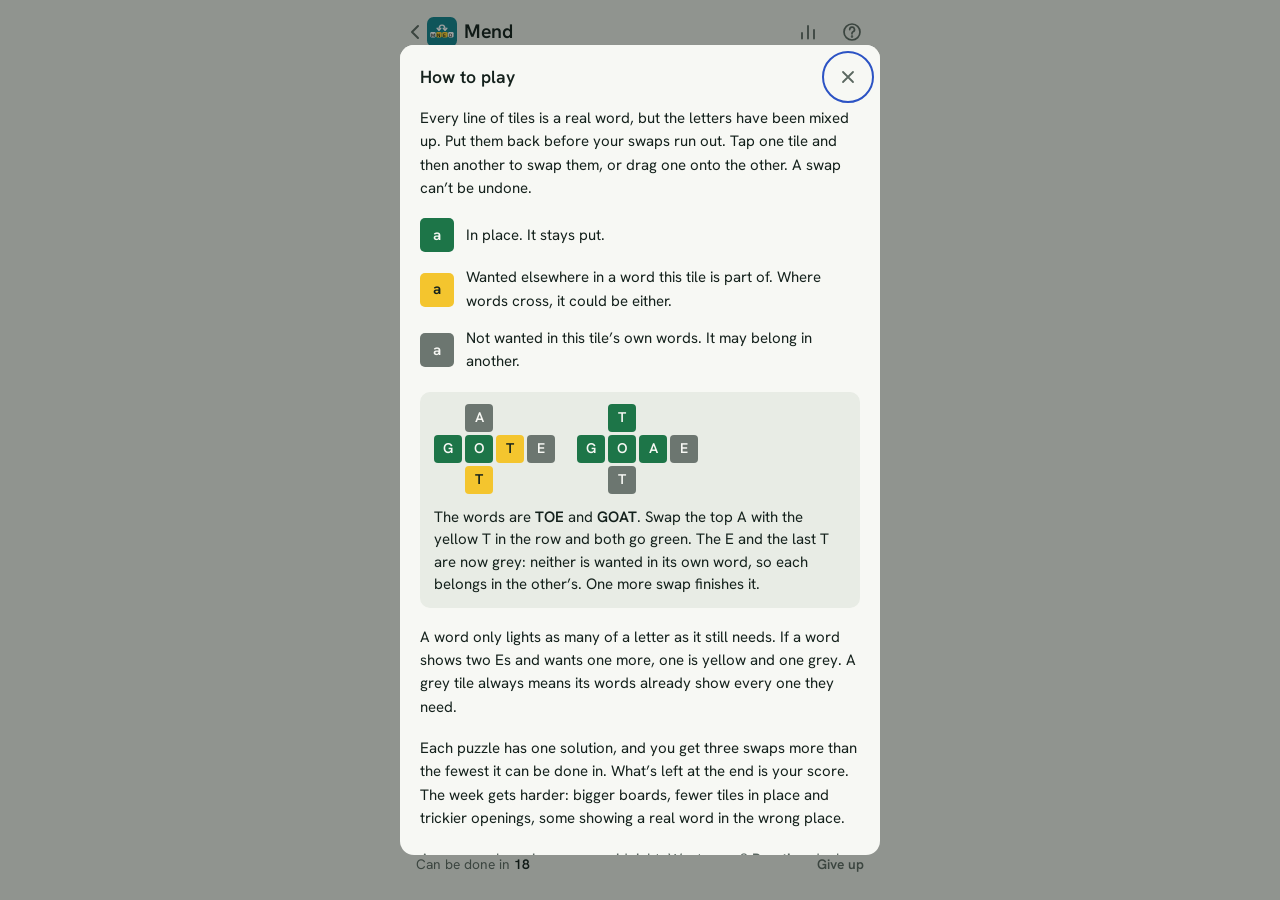
<file: web/mend/index.html>
<!doctype html>
<html lang="en">
<head>
<meta charset="utf-8">
<meta name="viewport" content="width=device-width,initial-scale=1,viewport-fit=cover,interactive-widget=resizes-content">
<meta name="referrer" content="no-referrer">
<meta name="theme-color" content="#E8ECE5" media="(prefers-color-scheme: light)">
<meta name="theme-color" content="#0E1412" media="(prefers-color-scheme: dark)">
<link rel="manifest" href="../manifest.json">
<link rel="apple-touch-icon" sizes="180x180" href="../icons/apple-touch-icon.png">
<meta name="apple-mobile-web-app-capable" content="yes">
<meta name="mobile-web-app-capable" content="yes">
<meta name="apple-mobile-web-app-status-bar-style" content="default">
<meta name="apple-mobile-web-app-title" content="Dailies">
<meta name="description" content="Mend: a board of crossing words has been mixed up. Swap the letters back before your swaps run out.">
<title>Mend</title>
<link rel="icon" href="data:image/svg+xml,<svg xmlns=%22http://www.w3.org/2000/svg%22 viewBox=%220 0 32 32%22><rect x=%223%22 y=%223%22 width=%227.6%22 height=%227.6%22 rx=%221.9%22 fill=%22%232C53C4%22/><rect x=%2212.2%22 y=%223%22 width=%227.6%22 height=%227.6%22 rx=%221.9%22 fill=%22%232C53C4%22/><rect x=%2221.4%22 y=%223%22 width=%227.6%22 height=%227.6%22 rx=%221.9%22 fill=%22%232C53C4%22/><rect x=%223%22 y=%2212.2%22 width=%227.6%22 height=%227.6%22 rx=%221.9%22 fill=%22%232C53C4%22/><rect x=%2212.2%22 y=%2212.2%22 width=%227.6%22 height=%227.6%22 rx=%221.9%22 fill=%22%23F4C52E%22/><rect x=%2221.4%22 y=%2212.2%22 width=%227.6%22 height=%227.6%22 rx=%221.9%22 fill=%22%23A9B8E6%22/><rect x=%223%22 y=%2221.4%22 width=%227.6%22 height=%227.6%22 rx=%221.9%22 fill=%22%23A9B8E6%22/><rect x=%2212.2%22 y=%2221.4%22 width=%227.6%22 height=%227.6%22 rx=%221.9%22 fill=%22%23A9B8E6%22/><rect x=%2221.4%22 y=%2221.4%22 width=%227.6%22 height=%227.6%22 rx=%221.9%22 fill=%22%23A9B8E6%22/></svg>">
<link rel="preload" href="../fonts/hanken-grotesk-latin.woff2" as="font" type="font/woff2" crossorigin>
<link rel="stylesheet" href="../shared.css">
<style>
/* Hunch's colours: green is in place, yellow is wanted elsewhere, grey is neither.
   A tile that's been picked up goes dark, and tiles the answer put there after a
   loss go plain. */
:root { --hit: #1D7548; --on-hit: #F7F8F4; --near: #F4C52E; --on-near: #14211C; --miss: #6C7670; --on-miss: #F7F8F4; --pick: #14211C; --on-pick: #F7F8F4; }
@media (prefers-color-scheme: dark) {
  :root:not([data-theme="light"]) { --hit: #3E9E6C; --on-hit: #0E1412; --miss: #3B4742; --on-miss: #E4EAE5; --pick: #E4EAE5; --on-pick: #0E1412; }
}
:root[data-theme="dark"] { --hit: #3E9E6C; --on-hit: #0E1412; --miss: #3B4742; --on-miss: #E4EAE5; --pick: #E4EAE5; --on-pick: #0E1412; }

/* The swaps left, then the board */
.stage-wrap { position: relative; flex: 1; min-height: 0; display: flex; }
.stage { flex: 1; min-width: 0; display: flex; flex-direction: column; }
.count { flex: none; display: flex; align-items: baseline; justify-content: center; gap: 7px; min-height: 52px; padding-top: 6px; font-size: .92rem; color: var(--muted); }
.count b { font-size: 2.1rem; font-weight: 600; line-height: 1.15; letter-spacing: -.015em; color: var(--ink); transition: color .2s; }
.count.low b { color: var(--neg); }
.stage.done .count { display: none; }
.field { flex: 1; min-height: 0; display: grid; place-items: center; padding-bottom: 6px; }
.stage.done .field { padding-top: 8px; }

/* Tiles sit on the board by transform, so a swap really carries them across. The
   wells under them keep the board's shape while a tile is away. */
.board { --tile: 44px; position: relative; touch-action: none; user-select: none; -webkit-user-select: none; transition: width .26s ease, height .26s ease; }
.well, .tile {
  position: absolute; top: 0; left: 0; width: var(--tile); height: var(--tile); border-radius: 7px;
  transform: translate(var(--x, 0), var(--y, 0)) scale(var(--s, 1));
  transition: transform .26s cubic-bezier(.3, .7, .25, 1), width .26s ease, height .26s ease;
}
.well { background: var(--key); }
.tile {
  z-index: 1; display: grid; place-items: center; padding: 0; border: 0;
  background: var(--miss); color: var(--on-miss);
  font-size: calc(var(--tile) * .5); font-weight: 600; line-height: 1; text-transform: uppercase;
  -webkit-touch-callout: none;
  transition: transform .26s cubic-bezier(.3, .7, .25, 1), background-color .3s ease .1s, color .3s ease .1s, width .26s ease, height .26s ease, font-size .26s ease;
}
.tile.hit { background: var(--hit); color: var(--on-hit); cursor: default; }
.tile:disabled { cursor: default; }
.tile.near { background: var(--near); color: var(--on-near); }
.tile.miss { background: var(--miss); color: var(--on-miss); }
.tile.plain { background: var(--surface); color: var(--ink); }
.tile.picked { --s: 1.08; z-index: 2; background: var(--pick); color: var(--on-pick); transition-delay: 0s; transition-duration: .12s; }
.tile.moving { z-index: 2; }
.tile.over { --s: .88; }
.tile.dragging { --s: 1.12; z-index: 3; background: var(--pick); color: var(--on-pick); transition: background-color .12s, color .12s; cursor: grabbing; }
.tile.bad { animation: shake .32s; }
.board.still, .board.still .well, .board.still .tile { transition: none; }
.board.won .tile { animation: hop .36s ease-out both; animation-delay: calc(.2s + var(--i) * 26ms); }
.board.home .tile { transition-delay: calc(var(--i) * 18ms); }
@keyframes shake { 20%, 60% { translate: -4px 0; } 40%, 80% { translate: 4px 0; } }
@keyframes hop { 40% { translate: 0 -7px; } }

/* A message takes the place of what's in the row, then gives it back */
.tools { position: relative; display: flex; align-items: center; justify-content: space-between; gap: 8px; min-height: 44px; margin-bottom: 4px; }
.note { font-size: .86rem; color: var(--muted); white-space: nowrap; }
.note b { font-weight: 600; color: var(--ink); }
.toast { top: 0; bottom: 0; left: 0; right: 76px; display: flex; align-items: center; padding: 0; transform: none; }
.toast.show { transform: none; }
.tool { flex: none; height: 44px; margin-right: -10px; padding: 0 10px; background: none; border: 0; border-radius: 6px; font-size: .86rem; font-weight: 600; color: var(--muted); }
@media (hover: hover) { .tool:hover { color: var(--ink); background: var(--key); } }
.tool.sure { color: var(--neg); }

/* The worked example in How to play */
.example { display: grid; gap: 12px; padding: 12px 14px; background: var(--bg); border-radius: 10px; font-size: .94rem; }
.example-boards { display: flex; gap: 22px; }
.mini { --tile: 28px; display: grid; grid-template-columns: repeat(4, var(--tile)); gap: 3px; }
.mini span { display: grid; place-items: center; height: var(--tile); border-radius: 4px; font-size: .88rem; font-weight: 600; text-transform: uppercase; }
.mini .hit { background: var(--hit); color: var(--on-hit); }
.mini .near { background: var(--near); color: var(--on-near); }
.mini .miss { background: var(--miss); color: var(--on-miss); }
.rules { display: grid; gap: 14px; }
.legend { display: grid; grid-template-columns: 34px 1fr; gap: 12px; align-items: center; }
.legend i { display: grid; place-items: center; width: 34px; height: 34px; border-radius: 5px; font-size: .95rem; font-style: normal; font-weight: 600; }
.legend .hit { background: var(--hit); color: var(--on-hit); }
.legend .near { background: var(--near); color: var(--on-near); }
.legend .miss { background: var(--miss); color: var(--on-miss); }

/* Short phones: the result leaves the board less room, so it needs less around it */
@media (max-height: 640px) {
  .result { gap: 10px; padding: 12px; }
  .result-title { font-size: 1.25rem; }
  .result .btn { min-height: 44px; }
  .next { min-height: 26px; }
}

@media (prefers-reduced-motion: reduce) {
  .board, .well, .tile, .count b { transition: none; }
  .tile.bad, .board.won .tile { animation: none; }
}
</style>
</head>
<body>
<div class="app">
  <header>
    <div class="top">
      <a class="brand" href="../index.html" aria-label="All games">
        <svg width="10" height="16" viewBox="0 0 10 16" fill="none" stroke="currentColor" stroke-width="2" stroke-linecap="round" stroke-linejoin="round" aria-hidden="true"><path d="M8 2 2 8l6 6"/></svg>
        <svg width="30" height="30" viewBox="0 0 64 64" aria-hidden="true"><rect width="64" height="64" rx="14" fill="#12838E"/><rect x="7" y="32" width="11.6" height="11.6" rx="2.4" fill="#FFFFFF"/><text x="12.8" y="41.8" font-size="10.4" font-weight="600" font-family="Hanken Grotesk,Segoe UI,sans-serif" text-anchor="middle" fill="#14211C">M</text><rect x="19.7" y="32" width="11.6" height="11.6" rx="2.4" fill="#FFCF33"/><text x="25.5" y="41.8" font-size="10.4" font-weight="600" font-family="Hanken Grotesk,Segoe UI,sans-serif" text-anchor="middle" fill="#14211C">N</text><rect x="32.4" y="32" width="11.6" height="11.6" rx="2.4" fill="#FFCF33"/><text x="38.2" y="41.8" font-size="10.4" font-weight="600" font-family="Hanken Grotesk,Segoe UI,sans-serif" text-anchor="middle" fill="#14211C">E</text><rect x="45.099999999999994" y="32" width="11.6" height="11.6" rx="2.4" fill="#FFFFFF"/><text x="50.89999999999999" y="41.8" font-size="10.4" font-weight="600" font-family="Hanken Grotesk,Segoe UI,sans-serif" text-anchor="middle" fill="#14211C">D</text><path d="M25.5,27.5C25.5,14 38.5,14 38.5,27.5" fill="none" stroke="#FFFFFF" stroke-width="3" stroke-linecap="round"/><path d="M21.6,24L25.5,28.5L29.4,24M34.6,24L38.5,28.5L42.4,24" fill="none" stroke="#FFFFFF" stroke-width="3" stroke-linecap="round" stroke-linejoin="round"/></svg>
        <h1 class="mark">Mend</h1>
      </a>
      <div class="top-right">
        <button class="icon-btn" id="statsBtn" type="button" aria-label="Stats">
          <svg width="20" height="20" viewBox="0 0 20 20" fill="none" stroke="currentColor" stroke-width="1.8" stroke-linecap="round" aria-hidden="true"><path d="M4 16.5V11M10 16.5V4M16 16.5V8"/></svg>
        </button>
        <button class="icon-btn" id="helpBtn" type="button" aria-label="How to play">
          <svg width="20" height="20" viewBox="0 0 20 20" fill="none" stroke="currentColor" stroke-width="1.7" stroke-linecap="round" aria-hidden="true"><circle cx="10" cy="10" r="8"/><path d="M7.7 7.6a2.4 2.4 0 1 1 3.3 2.2c-.6.3-1 .8-1 1.5v.5"/><circle cx="10" cy="14.6" r=".4" fill="currentColor"/></svg>
        </button>
      </div>
    </div>
    <div class="modes">
      <div class="tabs" role="tablist" aria-label="Mode">
        <button class="tab" id="tabToday" role="tab" type="button">Today</button>
        <button class="tab" id="tabPractice" role="tab" type="button">Practice</button>
      </div>
      <p class="meta" id="meta"></p>
    </div>
  </header>

  <main class="stage-wrap">
    <div class="stage" id="stage">
      <p class="count" id="count" aria-live="polite"></p>
      <div class="field" id="field"><div class="board" id="board" role="group" aria-label="Board"></div></div>
    </div>
  </main>

  <footer>
    <div id="play">
      <div class="tools">
        <p class="toast" id="toast" role="status"></p>
        <p class="note" id="note"></p>
        <button class="tool" id="giveUpBtn" type="button">Give up</button>
      </div>
    </div>
    <section class="result" id="result" aria-live="polite" hidden>
      <div class="result-head">
        <p class="result-title" id="resTitle"></p>
        <p class="result-tag" id="resTag"></p>
      </div>
      <div class="actions">
        <button class="btn btn-secondary" id="resSecond" type="button"></button>
        <button class="btn btn-primary" id="resFirst" type="button"></button>
      </div>
      <a class="next" id="resNext" hidden></a>
      <p class="result-foot" id="resFoot"></p>
    </section>
  </footer>
</div>

<dialog class="sheet" id="helpSheet" aria-labelledby="helpTitle">
  <div class="sheet-head">
    <h2 id="helpTitle">How to play</h2>
    <button class="icon-btn" type="button" data-close aria-label="Close">
      <svg width="18" height="18" viewBox="0 0 18 18" fill="none" stroke="currentColor" stroke-width="1.8" stroke-linecap="round" aria-hidden="true"><path d="m4 4 10 10M14 4 4 14"/></svg>
    </button>
  </div>
  <div class="sheet-body">
    <p>Every line of tiles is a real word, but the letters have been mixed up. Put them back before your swaps run out. Tap one tile and then another to swap them, or drag one onto the other. A swap can’t be undone.</p>
    <div class="rules">
      <div class="legend"><i class="hit">a</i><p>In place. It stays put.</p></div>
      <div class="legend"><i class="near">a</i><p>Wanted elsewhere in a word this tile is part of. Where words cross, it could be either.</p></div>
      <div class="legend"><i class="miss">a</i><p>Not wanted in this tile’s own words. It may belong in another.</p></div>
    </div>
    <div class="example">
      <div class="example-boards" id="example" aria-hidden="true"></div>
      <span>The words are <b>TOE</b> and <b>GOAT</b>. Swap the top A with the yellow T in the row and both go green. The E and the last T are now grey: neither is wanted in its own word, so each belongs in the other’s. One more swap finishes it.</span>
    </div>
    <p>A word only lights as many of a letter as it still needs. If a word shows two Es and wants one more, one is yellow and one grey. A grey tile always means its words already show every one they need.</p>
    <p>Each puzzle has one solution, and you get three swaps more than the fewest it can be done in. What’s left at the end is your score. The week gets harder: bigger boards, fewer tiles in place and trickier openings, some showing a real word in the wrong place.</p>
    <p class="muted">A new puzzle arrives every midnight. Want more? <b>Practice</b> deals as many as you like.</p>
    <button class="btn btn-primary" type="button" data-close>Play</button>
  </div>
</dialog>

<dialog class="sheet" id="statsSheet" aria-labelledby="statsTitle">
  <div class="sheet-head">
    <h2 id="statsTitle">Stats</h2>
    <button class="icon-btn" type="button" data-close aria-label="Close">
      <svg width="18" height="18" viewBox="0 0 18 18" fill="none" stroke="currentColor" stroke-width="1.8" stroke-linecap="round" aria-hidden="true"><path d="m4 4 10 10M14 4 4 14"/></svg>
    </button>
  </div>
  <div class="sheet-body" id="statsBody"></div>
</dialog>

<!-- Bump ?v= when these change, so browsers never pair this page with an old copy. -->
<script src="days.js?v=2"></script>
<script src="lib.js?v=1"></script>
<script src="../clock.js?v=2"></script>
<script src="../pwa.js"></script>
<script src="../next.js?v=8"></script>
<script>
(() => {
  const L = window.MendLib, D = window.MendDays;
  const $ = id => document.getElementById(id);
  const locale = navigator.language || 'en';
  // Where the game lives on the web; shared results link here.
  const SITE = `${location.hostname === 'appassets.androidplatform.net' ? 'https://dailies.matisseduffield.workers.dev' : location.origin}/mend/index.html`;
  const SAID = { hit: 'in place', near: 'wanted elsewhere in its word', miss: 'not wanted here' };

  const store = {
    get(k) { try { return JSON.parse(localStorage.getItem('mend.' + k)); } catch { return null; } },
    set(k, v) { try { localStorage.setItem('mend.' + k, JSON.stringify(v)); } catch {} },
  };

  // ---- state ----
  // days: { [day]: { moves: [[place, place]...], done, won, gaveUp, left } };
  // practice: the same plus `at`, its place in the puzzle list; mode: what's on
  // screen. dealt: which build of the puzzles this was played on, since swaps only
  // make sense against the board they were made on.
  const DEALT = 1;
  const saved = store.get('state') || {};
  const fresh = saved.dealt === DEALT;
  const inList = at => Number.isInteger(at) && at >= D.days && at < D.seeds.length / 3;
  const practice = fresh && saved.practice && inList(saved.practice.at) ? saved.practice : null;
  const state = {
    dealt: DEALT,
    days: saved.days && typeof saved.days === 'object' ? saved.days : {},
    practice,
    mode: saved.mode === 'practice' && practice ? 'practice' : 'daily',
  };
  // A rebuild moves the boards: finished days keep their result, and a game
  // still going starts again rather than replay onto the wrong letters.
  for (const d of Object.keys(state.days)) {
    const rec = state.days[d];
    if (!rec || typeof rec !== 'object' || (!fresh && !rec.done)) delete state.days[d];
  }
  const save = () => store.set('state', state);

  let today = L.dayNumber(Clock.now(), D.epoch);
  let puzzle, play;            // the puzzle on screen and its progress
  let picked = null;           // the place of the first tile of a swap
  let cursor = 0;              // the place keyboard focus is at
  let settling = false;        // a finish is playing out; the result follows
  let timers = [];

  // Keeps only swaps that could really have been made, so a damaged save can
  // never put a false board on screen.
  function checked(rec) {
    const board = [...puzzle.start];
    const n = board.length;
    const moves = [];
    for (const m of Array.isArray(rec.moves) ? rec.moves : []) {
      if (!Array.isArray(m) || !(m[0] >= 0 && m[0] < n && m[1] >= 0 && m[1] < n)) break;
      if (moves.length === puzzle.swaps || L.refusal(board, puzzle.answer, m[0], m[1])) break;
      [board[m[0]], board[m[1]]] = [board[m[1]], board[m[0]]];
      moves.push([m[0], m[1]]);
    }
    rec.moves = moves;
    const won = L.solved(board, puzzle.answer);
    if (won || moves.length === puzzle.swaps) { rec.done = true; rec.won = won; }
    if (won) rec.gaveUp = false;
    if (rec.done) rec.left = puzzle.swaps - moves.length;
    return rec;
  }

  function load() {
    clearTimers();
    settling = false; picked = null; press = null; cursor = 0;
    if (state.mode === 'practice') {
      puzzle = L.puzzle(state.practice.at, D);
      play = checked(state.practice);
    } else {
      puzzle = L.daily(today, D);
      play = checked(state.days[today] || (state.days[today] = { moves: [], done: false, won: false }));
    }
    buildBoard();
  }
  const now = () => L.replay(puzzle.start, play.moves);
  const later = (fn, ms) => { timers.push(setTimeout(fn, ms)); };
  function clearTimers() { timers.forEach(clearTimeout); timers = []; }
  const still = () => matchMedia('(prefers-reduced-motion: reduce)').matches;

  // ---- toast ----
  let toastTimer = 0;
  function say(text, ms = 2200) {
    clearTimeout(toastTimer);
    const t = $('toast');
    t.textContent = text;
    t.classList.toggle('show', !!text);
    if (text && ms) toastTimer = setTimeout(() => t.classList.remove('show'), ms);
  }

  // ---- the board ----
  const el = (tag, cls, text) => { const e = document.createElement(tag); if (cls) e.className = cls; if (text != null) e.textContent = text; return e; };
  let tiles = [], wells = [];  // one node each per tile, kept for the whole game
  let size = 44, gap = 4;

  function buildBoard() {
    const board = $('board');
    board.classList.remove('won', 'home');
    board.classList.add('still');   // a new board just appears; only play moves it
    wells = puzzle.shape.cells.map(() => el('div', 'well'));
    tiles = puzzle.start.map((letter, i) => {
      const t = el('button', 'tile', letter);
      t.type = 'button';
      t.dataset.tile = i;
      t.style.setProperty('--i', i);
      return t;
    });
    board.replaceChildren(...wells, ...tiles);
  }

  const at = place => { const [r, c] = puzzle.shape.cells[place]; return [c * (size + gap), r * (size + gap)]; };
  function put(node, place) {
    const [x, y] = at(place);
    node.style.setProperty('--x', x + 'px');
    node.style.setProperty('--y', y + 'px');
  }

  // One tile size for the board: as big as fits, and at least 44 px while it's
  // played on any phone. Nothing scrolls.
  function fit() {
    const { rows, cols } = puzzle.shape;
    const field = $('field');
    const style = getComputedStyle(field);
    const w = field.clientWidth, h = field.clientHeight - parseFloat(style.paddingTop) - parseFloat(style.paddingBottom);
    gap = 4;
    size = Math.floor(Math.min((w - gap * (cols - 1)) / cols, (h - gap * (rows - 1)) / rows, 62));
    if (size < 40) { gap = 3; size = Math.floor(Math.min((w - gap * (cols - 1)) / cols, (h - gap * (rows - 1)) / rows)); }
    const board = $('board');
    board.style.setProperty('--tile', size + 'px');
    board.style.width = cols * size + (cols - 1) * gap + 'px';
    board.style.height = rows * size + (rows - 1) * gap + 'px';
  }

  // Draws every tile where it belongs. Nodes stay the same from swap to swap, so
  // moves and colour changes are real transitions.
  function paint() {
    const { board, tiles: places } = now();
    const marks = L.marks(puzzle.shape, board, puzzle.answer);
    // After a loss or giving up, tiles go to their places on the answer.
    const lost = play.done && !play.won && !settling;
    const home = lost ? L.homes(board, puzzle.answer) : null;
    wells.forEach((w, i) => put(w, i));
    const { cells } = puzzle.shape;
    tiles.forEach((t, i) => {
      const place = places[i];
      const mark = marks[place];
      put(t, lost ? home[place] : place);
      t.classList.remove('hit', 'near', 'miss', 'plain');
      t.classList.add(lost && mark !== 'hit' ? 'plain' : mark);
      t.classList.toggle('picked', place === picked);
      t.tabIndex = place === cursor ? 0 : -1;
      const [r, c] = cells[lost ? home[place] : place];
      t.setAttribute('aria-label', `Row ${r + 1}, column ${c + 1}: ${t.textContent.toUpperCase()}, ${lost ? 'from the answer' : SAID[mark]}`);
      t.setAttribute('aria-pressed', String(place === picked));
      t.disabled = play.done;
    });
  }

  function renderCount() {
    const left = puzzle.swaps - play.moves.length;
    const c = $('count');
    c.classList.toggle('low', left <= 3);
    c.replaceChildren(el('b', '', String(left)), left === 1 ? 'swap left' : 'swaps left');
    const fewest = el('b', '', String(puzzle.shape.fewest));
    $('note').replaceChildren('Can be done in ', fewest);
  }

  const dateOf = day => { const [y, m, d] = D.epoch.split('-').map(Number); return new Date(y, m - 1, d + day - 1); };
  const dayFormat = new Intl.DateTimeFormat(locale, { weekday: 'short', day: 'numeric', month: 'short' });

  function renderHeader() {
    const daily = state.mode === 'daily';
    $('tabToday').setAttribute('aria-selected', String(daily));
    $('tabPractice').setAttribute('aria-selected', String(!daily));
    const meta = $('meta');
    if (daily) return meta.replaceChildren(`No. ${today} · ${dayFormat.format(dateOf(today))}`);
    const b = el('button', 'meta-btn', 'New puzzle');
    b.type = 'button';
    b.addEventListener('click', startPractice);
    meta.replaceChildren(b);
  }

  const wonDays = () => Object.keys(state.days).filter(d => state.days[d].won).map(Number);

  function renderResult() {
    const daily = state.mode === 'daily';
    const left = play.left, best = puzzle.shape.spare;
    $('resTitle').textContent = play.won ? `${left} ${left === 1 ? 'swap' : 'swaps'} left` : 'The answer';
    const tag = $('resTag');
    tag.textContent = play.gaveUp ? 'Gave up' : !play.won ? 'Out of swaps' : left === best ? 'Fewest possible' : `Best was ${best}`;
    tag.classList.toggle('good', !!play.won && left === best);
    tag.classList.toggle('bad', !play.won);
    $('resFirst').textContent = daily ? 'Share' : 'New puzzle';
    $('resSecond').textContent = daily ? 'Practice' : 'Share';
    showNext($('resNext'), 'mend', daily);
    tickNext();
  }

  function tickNext() {
    const foot = $('resFoot');
    if (!play.done) return;
    const rec = state.days[today];
    if (!rec || !rec.done) return foot.replaceChildren(el('span', '', 'Today’s puzzle is still to do'));
    const clock = Clock.now();
    const midnight = new Date(clock.getFullYear(), clock.getMonth(), clock.getDate() + 1);
    const mins = Math.max(1, Math.ceil((midnight - clock) / 60000));
    const left = el('span');
    left.append(el('b', '', String(L.streak(wonDays(), today))), ' day streak');
    foot.replaceChildren(left, el('span', '', `Next puzzle in ${mins >= 60 ? `${Math.floor(mins / 60)} h ` : ''}${mins % 60} min`));
  }

  function render() {
    renderHeader();
    renderCount();
    resetGiveUp();
    const over = play.done && !settling;
    $('play').hidden = over;
    $('result').hidden = !over;
    $('stage').classList.toggle('done', over);
    if (over) renderResult();
    fit();
    paint();
    const board = $('board');
    if (board.classList.contains('still')) { void board.offsetWidth; board.classList.remove('still'); }
    tellBack();
  }

  // ---- stats ----
  function renderStats() {
    const days = Object.keys(state.days).map(Number).filter(d => state.days[d].done);
    const body = $('statsBody');
    if (!days.length) return body.replaceChildren(el('p', 'empty', 'Finish a daily puzzle to start your stats.'));
    const won = wonDays();
    const nums = el('div', 'numbers');
    for (const [v, label] of [
      [days.length, 'Played'],
      [Math.round(won.length / days.length * 100) + '%', 'Mended'],
      [L.streak(won, today), 'Streak'],
      [L.bestStreak(won), 'Best streak'],
    ]) {
      const n = el('p', 'num');
      n.append(el('b', '', String(v)), el('span', '', label));
      nums.append(n);
    }
    // How each game went: swaps left at the end, or not finished.
    const most = Math.max(...L.WEEK.map(d => d.spare));
    const LABELS = [...Array.from({ length: most + 1 }, (_, i) => String(most - i)), 'Not mended'];
    const slot = d => (state.days[d].won ? most - Math.min(state.days[d].left, most) : most + 1);
    const counts = Array(LABELS.length).fill(0);
    for (const d of days) counts[slot(d)]++;
    const max = Math.max(...counts, 1);
    const dist = el('div', 'dist');
    dist.append(el('p', 'dist-title', 'Swaps left'));
    counts.forEach((c, i) => {
      const row = el('div', 'bar-row');
      row.style.gridTemplateColumns = '82px 1fr';
      const bar = el('div', 'bar', String(c));
      bar.style.width = `${Math.max(8, c / max * 100)}%`;
      if (days.includes(today) && slot(today) === i) bar.classList.add('today');
      row.append(el('span', '', LABELS[i]), el('div'));
      row.lastChild.append(bar);
      dist.append(row);
    });
    body.replaceChildren(nums, dist);
  }

  // ---- sheets ----
  function openSheet(id) {
    if (id === 'statsSheet') renderStats();
    const d = $(id);
    if (!d.open) d.showModal();
    tellBack();
  }
  for (const d of document.querySelectorAll('dialog.sheet')) {
    d.addEventListener('click', e => { if (e.target === d || e.target.closest('[data-close]')) d.close(); });
    d.addEventListener('close', tellBack);
  }
  const openDialog = () => document.querySelector('dialog.sheet[open]');

  // The worked example is marked by the game's own rules.
  (function drawExample() {
    const shape = L.layout(['.X..', 'XXXX', '.X..']);
    const answer = [...'tgoate'];
    const mini = letters => {
      const marks = L.marks(shape, letters, answer);
      const grid = el('div', 'mini');
      for (let r = 0; r < 3; r++) {
        for (let c = 0; c < 4; c++) {
          const i = shape.cells.findIndex(([y, x]) => y === r && x === c);
          grid.append(i < 0 ? el('i') : el('span', marks[i], letters[i]));
        }
      }
      return grid;
    };
    $('example').replaceChildren(mini([...'agotet']), mini([...'tgoaet']));
  })();

  // ---- playing ----
  const locked = () => play.done || settling;

  function refuse(place, text) {
    haptic('tick');
    say(text);
    const t = tileAt(place);
    t.classList.remove('bad');
    void t.offsetWidth;
    t.classList.add('bad');
  }

  const tileAt = place => tiles[now().tiles.indexOf(place)];

  function tapPlace(place) {
    if (locked()) return;
    cursor = place;
    const { board } = now();
    const why = picked === null ? (board[place] === puzzle.answer[place] ? 'placed' : null) : L.refusal(board, puzzle.answer, picked, place);
    if (why === 'placed') return refuse(place, 'Green tiles are already right');
    if (why === 'equal') { const was = picked; picked = null; paint(); return refuse(was, 'Same letter, so no swap used'); }
    if (picked === null) { picked = place; haptic(); say(''); return paint(); }
    if (why === 'same') { picked = null; haptic(); return paint(); }
    swap(picked, place);
  }

  function swap(a, b) {
    const { tiles: places } = now();
    for (const t of [tiles[places.indexOf(a)], tiles[places.indexOf(b)]]) {
      t.classList.add('moving');
      later(() => t.classList.remove('moving'), 300);
    }
    play.moves.push([a, b]);
    picked = null;
    haptic();
    say('');
    if (L.solved(now().board, puzzle.answer)) finish(true);
    else if (play.moves.length === puzzle.swaps) finish(false);
    save();
    render();
    // The focused tile just moved away: keyboard focus stays at its place.
    if (!play.done && document.activeElement && document.activeElement.classList.contains('tile')) tileAt(cursor).focus();
  }

  // The last swap lands first; then a win takes a bow, and a loss goes home.
  function finish(won) {
    play.done = true;
    play.won = won;
    play.left = puzzle.swaps - play.moves.length;
    picked = null;
    haptic('tick');
    report();
    const quick = still();
    settling = true;
    if (won) {
      $('board').classList.add('won');
      later(settle, quick ? 0 : 900);
    } else {
      later(() => {
        settling = false;
        $('board').classList.add('home');
        paint();
        later(settle, quick ? 0 : 950);
      }, quick ? 0 : 420);
    }
  }
  function settle() {
    settling = false;
    $('board').classList.remove('home');
    render();
  }

  // Giving up takes two taps, and shows the answer.
  let sureTimer = 0;
  function resetGiveUp() {
    clearTimeout(sureTimer);
    $('giveUpBtn').textContent = 'Give up';
    $('giveUpBtn').classList.remove('sure');
  }
  function giveUp() {
    if (locked()) return;
    if (!$('giveUpBtn').classList.contains('sure')) {
      $('giveUpBtn').textContent = 'Sure?';
      $('giveUpBtn').classList.add('sure');
      sureTimer = setTimeout(resetGiveUp, 3000);
      return;
    }
    play.gaveUp = true;
    say('');
    finish(false);
    save(); render();
  }

  // Today's result, for the hub's home screen.
  function report() {
    // Finished in the moments after midnight: that day's over, so the hub's new day stays open.
    if (L.dayNumber(Clock.now(), D.epoch) !== today) return;
    const rec = state.days[today];
    if (!rec || !rec.done) return;
    const text = rec.won ? `${rec.left} of ${L.daily(today, D).swaps} swaps left` : rec.gaveUp ? 'Gave up' : 'Out of swaps';
    try { localStorage.setItem('hub.mend', JSON.stringify({ date: Clock.now().toDateString(), text })); } catch {}
  }

  function share() {
    const text = `${L.shareText(state.mode === 'daily' ? today : 0, puzzle.start, puzzle.answer, play.moves, puzzle.swaps, play)}\n${SITE}`;
    if (app) return toApp({ type: 'share', title: 'Mend', text });
    if (navigator.share) return navigator.share({ text }).catch(() => {});
    navigator.clipboard.writeText(text).then(() => {
      // The toast is hidden on the result screen, so the button says it.
      const b = $(state.mode === 'daily' ? 'resFirst' : 'resSecond');
      b.textContent = 'Copied';
      setTimeout(() => { b.textContent = 'Share'; }, 1600);
    }, () => {});
  }

  function startPractice() {
    const spares = Math.floor(D.seeds.length / 3) - D.days;
    state.practice = { at: D.days + Math.floor(Math.random() * spares), moves: [], done: false, won: false };
    state.mode = 'practice';
    save(); load(); say(''); render();
  }
  function setMode(mode) {
    if (state.mode === mode) return;
    if (mode === 'practice' && (!state.practice || state.practice.done)) return startPractice();
    state.mode = mode;
    save(); load(); say(''); render();
  }

  // ---- tap and drag ----
  // A press becomes a drag once it moves; otherwise it's a tap. Under a finger the
  // tile rides above the touch, so it can be seen, and that's what's aimed.
  let press = null;
  const placeOf = node => now().tiles[Number(node.dataset.tile)];

  function aimed(x, y) {
    const box = $('board').getBoundingClientRect();
    const col = Math.floor((x - box.left + gap / 2) / (size + gap));
    const row = Math.floor((y - box.top + gap / 2) / (size + gap));
    const place = puzzle.shape.cells.findIndex(([r, c]) => r === row && c === col);
    return place < 0 ? null : place;
  }
  function endPress() {
    if (!press) return null;
    const p = press;
    press = null;
    p.node.classList.remove('dragging');
    if (p.over !== null) tileAt(p.over).classList.remove('over');
    return p;
  }

  const boardEl = $('board');
  boardEl.addEventListener('pointerdown', e => {
    // Aimed by the grid, not by what's under the finger: a quick tap can land while
    // the last swap's tiles are still sliding home.
    const place = aimed(e.clientX, e.clientY);
    if (place === null || locked() || e.button || press) return;
    const node = tileAt(place);
    node.setPointerCapture(e.pointerId);
    press = { id: e.pointerId, node, place, x: e.clientX, y: e.clientY, drag: false, over: null, lift: e.pointerType === 'mouse' ? 0 : size * .7 };
  });
  boardEl.addEventListener('pointermove', e => {
    if (!press || e.pointerId !== press.id) return;
    const dx = e.clientX - press.x, dy = e.clientY - press.y;
    const away = Math.hypot(dx, dy);
    if (!press.drag) {
      if (away < 8) return;
      if (now().board[press.place] === puzzle.answer[press.place]) return;
      press.drag = true;
      picked = null;
      paint();
      press.node.classList.add('dragging');
    }
    // The lift grows with the move, so the tile never jumps.
    const lift = Math.min(press.lift, away);
    const [x, y] = at(press.place);
    press.node.style.setProperty('--x', x + dx + 'px');
    press.node.style.setProperty('--y', y + dy - lift + 'px');
    let over = aimed(e.clientX, e.clientY - lift);
    if (over === press.place) over = null;
    if (over !== press.over) {
      if (press.over !== null) tileAt(press.over).classList.remove('over');
      if (over !== null) tileAt(over).classList.add('over');
      press.over = over;
    }
  });
  boardEl.addEventListener('pointerup', e => {
    if (!press || e.pointerId !== press.id) return;
    const p = endPress();
    if (locked()) return;
    if (!p.drag) return tapPlace(p.place);
    if (p.over === null) return paint();
    const why = L.refusal(now().board, puzzle.answer, p.place, p.over);
    if (why) {
      paint();
      return refuse(p.over, why === 'placed' ? 'Green tiles are already right' : 'Same letter, so no swap used');
    }
    cursor = p.over;
    swap(p.place, p.over);
  });
  boardEl.addEventListener('pointercancel', e => {
    if (press && e.pointerId === press.id) { endPress(); paint(); }
  });
  boardEl.addEventListener('lostpointercapture', e => {
    if (press && e.pointerId === press.id) { endPress(); paint(); }
  });
  // No pointer behind a click means the keyboard or a screen reader.
  boardEl.addEventListener('click', e => {
    const node = e.target.closest('.tile');
    if (node && e.detail === 0) tapPlace(placeOf(node));
  });

  // Arrow keys walk the board: the nearest tile that way, keeping to the line.
  const WAYS = { ArrowUp: [-1, 0], ArrowDown: [1, 0], ArrowLeft: [0, -1], ArrowRight: [0, 1] };
  boardEl.addEventListener('keydown', e => {
    const way = WAYS[e.key];
    if (!way || locked()) return;
    e.preventDefault();
    const [r, c] = puzzle.shape.cells[cursor];
    let best = null, score = Infinity;
    puzzle.shape.cells.forEach(([y, x], place) => {
      const along = (y - r) * way[0] + (x - c) * way[1];
      if (along <= 0) return;
      const off = Math.abs((y - r) * way[1]) + Math.abs((x - c) * way[0]);
      if (along + off * 3 < score) { score = along + off * 3; best = place; }
    });
    if (best === null) return;
    cursor = best;
    paint();
    tileAt(best).focus();
  });
  document.addEventListener('keydown', e => {
    if (e.key === 'Escape' && picked !== null && !openDialog()) { picked = null; paint(); }
  });

  $('giveUpBtn').addEventListener('click', giveUp);
  $('resFirst').addEventListener('click', () => state.mode === 'daily' ? share() : startPractice());
  $('resSecond').addEventListener('click', () => state.mode === 'daily' ? setMode('practice') : share());
  $('tabToday').addEventListener('click', () => setMode('daily'));
  $('tabPractice').addEventListener('click', () => setMode('practice'));
  $('helpBtn').addEventListener('click', () => openSheet('helpSheet'));
  $('statsBtn').addEventListener('click', () => openSheet('statsSheet'));

  // Android Back: close a sheet, then leave practice. After that the app
  // goes back to the hub.
  window.ladderBack = () => {
    const d = openDialog();
    if (d) { d.close(); return true; }
    if (state.mode !== 'practice') return false;
    setMode('daily');
    return true;
  };
  function tellBack() { toApp({ type: 'back', enabled: !!openDialog() || state.mode === 'practice' }); }

  addEventListener('resize', () => { fit(); paint(); });
  // A new day while the game sits open (or comes back from the background).
  function checkDay() {
    const day = L.dayNumber(Clock.now(), D.epoch);
    if (day !== today) {
      // A daily in hand at midnight is finished first; it still counts for its day.
      if (state.mode === 'daily' && play.moves.length && !play.done && Clock.playing()) return;
      today = day;
      if (state.mode === 'daily') load();
      say('');
      render();
    } else if (play.done && !settling) tickNext();
  }
  document.addEventListener('visibilitychange', () => { if (!document.hidden) checkDay(); });
  addEventListener('clock', checkDay);
  setInterval(() => { if (!document.hidden) checkDay(); }, 30000);

  // ---- Android app bridge (absent in a browser) ----
  const app = window.ladderApp || null;
  function toApp(msg) {
    if (!app) return;
    try { app.postMessage(JSON.stringify(msg)); } catch {}
  }
  function haptic(kind = 'tap') { toApp({ type: 'haptic', kind }); }

  // ---- boot ----
  // Back on a new day: open on today's puzzle, not yesterday's practice.
  if (store.get('lastDay') !== today) { store.set('lastDay', today); state.mode = 'daily'; }
  load();
  report();
  render();
  // First visit: how to play, once.
  if (!store.get('seenHelp')) { store.set('seenHelp', true); openSheet('helpSheet'); }
})();
</script>
</body>
</html>
</file>
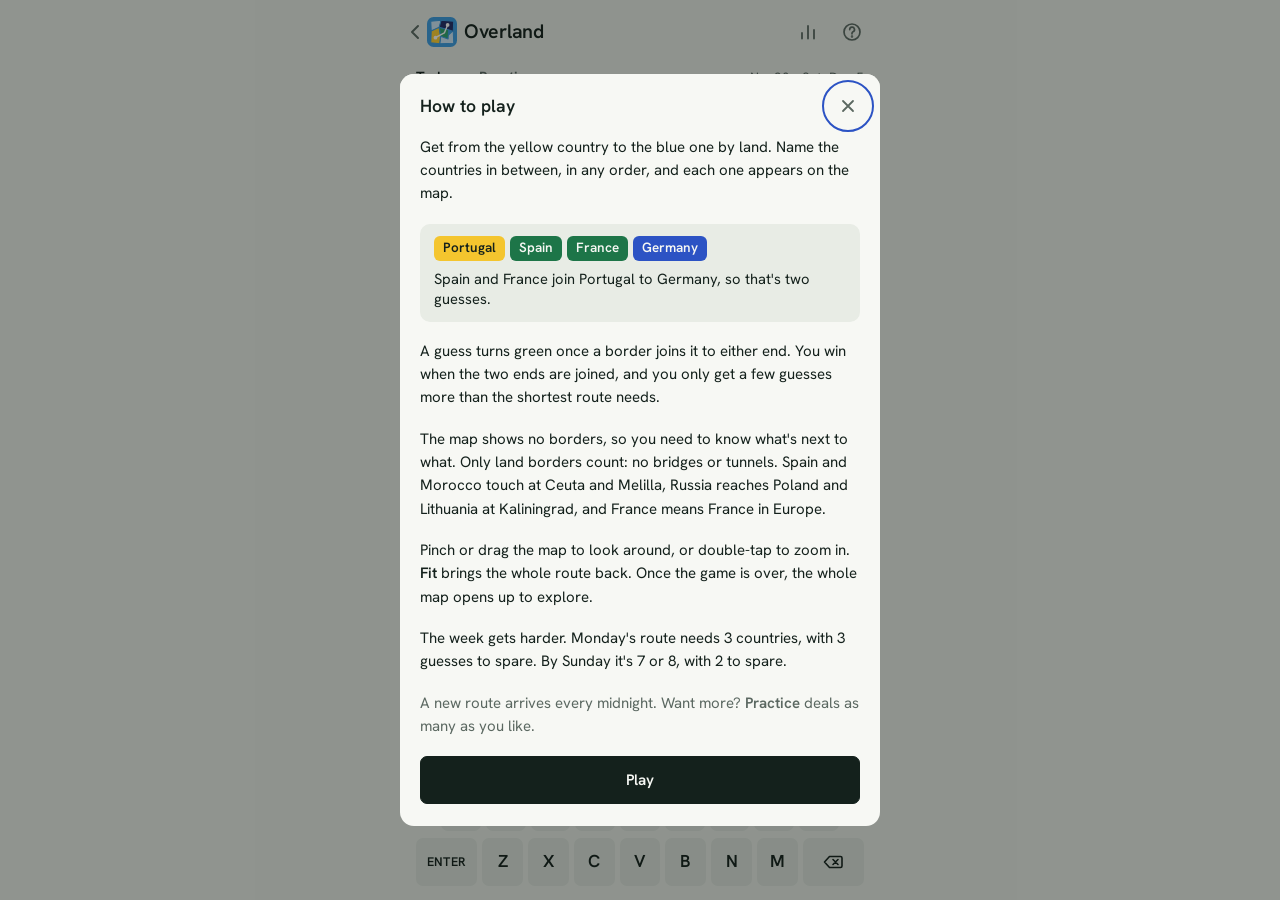
<file: web/overland/index.html>
<!doctype html>
<html lang="en">
<head>
<meta charset="utf-8">
<meta name="viewport" content="width=device-width,initial-scale=1,viewport-fit=cover,interactive-widget=resizes-content">
<meta name="referrer" content="no-referrer">
<meta name="theme-color" content="#E8ECE5" media="(prefers-color-scheme: light)">
<meta name="theme-color" content="#0E1412" media="(prefers-color-scheme: dark)">
<link rel="manifest" href="../manifest.json">
<link rel="apple-touch-icon" sizes="180x180" href="../icons/apple-touch-icon.png">
<meta name="apple-mobile-web-app-capable" content="yes">
<meta name="mobile-web-app-capable" content="yes">
<meta name="apple-mobile-web-app-status-bar-style" content="default">
<meta name="apple-mobile-web-app-title" content="Dailies">
<meta name="description" content="Overland: cross the map from one country to another, naming the countries between. A new route every day.">
<title>Overland</title>
<link rel="icon" href="data:image/svg+xml,<svg xmlns=%22http://www.w3.org/2000/svg%22 viewBox=%220 0 32 32%22><rect x=%223%22 y=%223%22 width=%227.6%22 height=%227.6%22 rx=%221.9%22 fill=%22%232C53C4%22/><rect x=%2212.2%22 y=%223%22 width=%227.6%22 height=%227.6%22 rx=%221.9%22 fill=%22%232C53C4%22/><rect x=%2221.4%22 y=%223%22 width=%227.6%22 height=%227.6%22 rx=%221.9%22 fill=%22%232C53C4%22/><rect x=%223%22 y=%2212.2%22 width=%227.6%22 height=%227.6%22 rx=%221.9%22 fill=%22%232C53C4%22/><rect x=%2212.2%22 y=%2212.2%22 width=%227.6%22 height=%227.6%22 rx=%221.9%22 fill=%22%23F4C52E%22/><rect x=%2221.4%22 y=%2212.2%22 width=%227.6%22 height=%227.6%22 rx=%221.9%22 fill=%22%23A9B8E6%22/><rect x=%223%22 y=%2221.4%22 width=%227.6%22 height=%227.6%22 rx=%221.9%22 fill=%22%23A9B8E6%22/><rect x=%2212.2%22 y=%2221.4%22 width=%227.6%22 height=%227.6%22 rx=%221.9%22 fill=%22%23A9B8E6%22/><rect x=%2221.4%22 y=%2221.4%22 width=%227.6%22 height=%227.6%22 rx=%221.9%22 fill=%22%23A9B8E6%22/></svg>">
<link rel="preload" href="../fonts/hanken-grotesk-latin.woff2" as="font" type="font/woff2" crossorigin>
<link rel="stylesheet" href="../shared.css">
<style>
/* Yellow is where you start, blue where you're going, green what's joined up. */
:root { --from: #F4C52E; --on-from: #14211C; --to: #2C53C4; --on-to: #F7F8F4; --land: var(--key); --loose: var(--line-strong); --way: color-mix(in srgb, var(--pos) 34%, var(--land)); }
@media (prefers-color-scheme: dark) { :root:not([data-theme="light"]) { --land: var(--key-down); --to: #5C7FE8; --on-to: #0E1412; } }
:root[data-theme="dark"] { --land: var(--key-down); --to: #5C7FE8; --on-to: #0E1412; }

.stage { flex: 1; min-height: 0; display: flex; flex-direction: column; gap: 8px; padding-top: 10px; }

/* The two ends */
.ends { display: grid; grid-template-columns: minmax(0, 1fr) 18px minmax(0, 1fr); align-items: center; gap: 6px; }
.end { min-width: 0; padding: 7px 10px; border-radius: 7px; font-size: .92rem; font-weight: 600; line-height: 1.2; text-align: center; overflow-wrap: anywhere; }
.end.from { background: var(--from); color: var(--on-from); }
.end.to { background: var(--to); color: var(--on-to); }
.ends svg { color: var(--muted); }

/* The map: land with no borders on it, and only the countries named so far */
.map { position: relative; flex: 1; min-height: 120px; background: var(--surface); border-radius: 10px; overflow: hidden; }
.map svg { position: absolute; inset: 0; width: 100%; height: 100%; display: block; }
/* Pinch and drag move the map, not the page */
.map { touch-action: none; user-select: none; -webkit-user-select: none; cursor: grab; }
.map:active { cursor: grabbing; }
/* Back to the whole route, once you've moved */
.fit { position: absolute; top: 8px; right: 8px; min-height: 32px; padding: 0 12px; background: var(--bg); border: 0; border-radius: 16px; box-shadow: 0 0 0 1px var(--line); font-size: .84rem; font-weight: 600; color: var(--ink); cursor: pointer; }
.fit::after { content: ""; position: absolute; inset: -8px -4px; }
.fit:active { background: var(--key); }
.land { fill: var(--land); stroke: none; }
.place { stroke: var(--surface); stroke-width: 1px; stroke-linejoin: round; animation: show .3s ease-out; transition: fill .3s ease, stroke .3s ease; }
.place path { vector-effect: non-scaling-stroke; }
.place.from { fill: var(--from); }
.place.to { fill: var(--to); }
.place.joined { fill: var(--pos); }
.place.loose { fill: var(--loose); }
.place.way { fill: var(--way); }
/* Once it's over: every other country, plain, with its borders showing */
.place.rest { fill: var(--land); stroke: var(--surface); stroke-width: 1px; animation: show .5s ease-out; }
.names text.rest-name { font-weight: 500; fill: var(--muted); }
/* A small country draws its own edge too, or it's lost on a wide map */
.place.speck { stroke-width: 3px; }
.place.speck.from { stroke: var(--from); }
.place.speck.to { stroke: var(--to); }
.place.speck.joined { stroke: var(--pos); }
.place.speck.loose { stroke: var(--loose); }
.place.speck.way { stroke: var(--way); }
.names { pointer-events: none; }
.names text { text-anchor: middle; dominant-baseline: central; font-weight: 600; fill: var(--ink); stroke: var(--surface); paint-order: stroke; stroke-linejoin: round; }
@keyframes show { from { opacity: 0; } }

/* Guesses so far, newest last */
.trail { display: flex; gap: 6px; min-height: 30px; overflow: auto hidden; scrollbar-width: none; }
.trail::-webkit-scrollbar { display: none; }
.trail:empty::before { content: "Name any country between them"; align-self: center; font-size: .86rem; color: var(--muted); }
.stop { flex: none; display: inline-flex; align-items: center; gap: 6px; min-height: 30px; padding: 0 10px; background: var(--surface); border-radius: 15px; font-size: .84rem; font-weight: 600; white-space: nowrap; }
.stop i { width: 9px; height: 9px; border-radius: 50%; background: var(--loose); transition: background-color .3s ease; }
.stop.joined i { background: var(--pos); }

/* What's being typed, and the names it could be */
.entry { position: relative; display: flex; align-items: center; justify-content: space-between; gap: 10px; min-height: 36px; }
.typed { min-width: 0; font-size: 1.06rem; font-weight: 600; text-transform: capitalize; white-space: nowrap; overflow: hidden; text-overflow: ellipsis; }
.typed:empty::before { content: "Type a country"; font-weight: 400; color: var(--muted); text-transform: none; }
.left { flex: none; font-size: .86rem; color: var(--muted); white-space: nowrap; }
.left b { font-weight: 600; color: var(--ink); }
.left.low b { color: var(--neg); }
.toast { top: 0; bottom: 0; left: 0; right: 0; display: flex; align-items: center; justify-content: flex-start; padding: 0; transform: none; }
.toast.show { transform: none; }
.picks { display: flex; gap: 6px; min-height: 40px; margin-bottom: 8px; overflow: auto hidden; scrollbar-width: none; }
.picks::-webkit-scrollbar { display: none; }
/* More names off to the right fade out at the edge */
.picks.more { -webkit-mask-image: linear-gradient(to right, #000 calc(100% - 36px), transparent); mask-image: linear-gradient(to right, #000 calc(100% - 36px), transparent); }
.pick { flex: none; min-height: 40px; padding: 0 13px; background: var(--key); border: 0; border-radius: 7px; font-size: .92rem; font-weight: 600; white-space: nowrap; touch-action: manipulation; }
.pick:first-child { background: var(--ink); color: var(--on-ink); }
.pick:active { background: var(--key-down); color: var(--ink); }
.key { height: 48px; }

.best { font-size: .9rem; line-height: 1.35; color: var(--muted); }
.best:empty { display: none; }
.best b { font-weight: 600; color: var(--ink); }

/* The worked example in How to play */
.example { display: grid; gap: 8px; padding: 12px 14px; background: var(--bg); border-radius: 10px; font-size: .92rem; line-height: 1.4; }
.mini { display: flex; flex-wrap: wrap; align-items: center; gap: 5px; }
.mini span { padding: 3px 9px; border-radius: 6px; background: var(--pos); color: var(--on-ink); font-size: .84rem; font-weight: 600; }
.mini span.from { background: var(--from); color: var(--on-from); }
.mini span.to { background: var(--to); color: var(--on-to); }

/* Short phones: the map keeps its share */
@media (max-height: 700px) {
  .key { height: 42px; }
  .keys { gap: 5px; }
  .pick, .picks { min-height: 36px; }
  .picks { margin-bottom: 6px; }
  .end { padding: 5px 8px; font-size: .86rem; }
  .entry { min-height: 30px; }
  .result { gap: 8px; padding: 10px 12px; }
  .result-title { font-size: 1.2rem; }
  .result .btn { min-height: 44px; }
  .next { min-height: 24px; }
}

@media (prefers-reduced-motion: reduce) {
  .place { animation: none; transition: none; }
  .stop i { transition: none; }
}
</style>
</head>
<body>
<div class="app">
  <header>
    <div class="top">
      <a class="brand" href="../index.html" aria-label="All games">
        <svg width="10" height="16" viewBox="0 0 10 16" fill="none" stroke="currentColor" stroke-width="2" stroke-linecap="round" stroke-linejoin="round" aria-hidden="true"><path d="M8 2 2 8l6 6"/></svg>
        <svg width="30" height="30" viewBox="0 0 64 64" aria-hidden="true"><rect width="64" height="64" rx="14" fill="#3C9BE0"/><path d="M8,9L30,7L27,23L9,30Z" fill="#CFE6F7" stroke="#3C9BE0" stroke-width="2.2" stroke-linejoin="round"/><path d="M30,38L42,42L56,29L57,56L27,57Z" fill="#CFE6F7" stroke="#3C9BE0" stroke-width="2.2" stroke-linejoin="round"/><path d="M9,30L26,22L29,41L27,57L8,55Z" fill="#FFCF33" stroke="#3C9BE0" stroke-width="2.2" stroke-linejoin="round"/><path d="M26,22L46,27L45,47L29,41Z" fill="#2FA36B" stroke="#3C9BE0" stroke-width="2.2" stroke-linejoin="round"/><path d="M30,7L57,9L56,31L46,27L26,22Z" fill="#232C66" stroke="#3C9BE0" stroke-width="2.2" stroke-linejoin="round"/><path d="M18,44L37,34L44,17" fill="none" stroke="#FFFFFF" stroke-width="3" stroke-linecap="round" stroke-linejoin="round"/><circle cx="18" cy="44" r="4" fill="#FFFFFF"/><circle cx="44" cy="17" r="4" fill="#FFFFFF"/></svg>
        <h1 class="mark">Overland</h1>
      </a>
      <div class="top-right">
        <button class="icon-btn" id="statsBtn" type="button" aria-label="Stats">
          <svg width="20" height="20" viewBox="0 0 20 20" fill="none" stroke="currentColor" stroke-width="1.8" stroke-linecap="round" aria-hidden="true"><path d="M4 16.5V11M10 16.5V4M16 16.5V8"/></svg>
        </button>
        <button class="icon-btn" id="helpBtn" type="button" aria-label="How to play">
          <svg width="20" height="20" viewBox="0 0 20 20" fill="none" stroke="currentColor" stroke-width="1.7" stroke-linecap="round" aria-hidden="true"><circle cx="10" cy="10" r="8"/><path d="M7.7 7.6a2.4 2.4 0 1 1 3.3 2.2c-.6.3-1 .8-1 1.5v.5"/><circle cx="10" cy="14.6" r=".4" fill="currentColor"/></svg>
        </button>
      </div>
    </div>
    <div class="modes">
      <div class="tabs" role="tablist" aria-label="Mode">
        <button class="tab" id="tabToday" role="tab" type="button">Today</button>
        <button class="tab" id="tabPractice" role="tab" type="button">Practice</button>
      </div>
      <p class="meta" id="meta"></p>
    </div>
  </header>

  <main class="stage">
    <div class="ends">
      <p class="end from" id="from"></p>
      <svg width="18" height="12" viewBox="0 0 18 12" fill="none" stroke="currentColor" stroke-width="1.8" stroke-linecap="round" stroke-linejoin="round" aria-hidden="true"><path d="M1.5 6h14M11 1.5 15.5 6 11 10.5"/></svg>
      <p class="end to" id="to"></p>
    </div>
    <div class="map" id="map">
      <svg id="svg" role="img" aria-label="Map of the route so far" preserveAspectRatio="xMidYMid meet">
        <path class="land" id="land"/>
        <g id="places"></g>
        <g class="names" id="names"></g>
      </svg>
      <button class="fit" id="fitBtn" type="button" hidden>Fit</button>
    </div>
    <div class="trail" id="trail" aria-label="Your guesses"></div>
  </main>

  <footer>
    <div id="play">
      <div class="entry">
        <p class="toast" id="toast" role="status"></p>
        <p class="typed" id="typed"></p>
        <p class="left" id="left"></p>
      </div>
      <div class="picks" id="picks"></div>
      <div class="keys" id="keys" aria-label="Letters"></div>
    </div>
    <section class="result" id="result" aria-live="polite" hidden>
      <div class="result-head">
        <p class="result-title" id="resTitle"></p>
        <p class="result-tag" id="resTag"></p>
      </div>
      <p class="best" id="resBest"></p>
      <div class="actions">
        <button class="btn btn-secondary" id="resSecond" type="button"></button>
        <button class="btn btn-primary" id="resFirst" type="button"></button>
      </div>
      <a class="next" id="resNext" hidden></a>
      <p class="result-foot" id="resFoot"></p>
    </section>
  </footer>
</div>

<dialog class="sheet" id="helpSheet" aria-labelledby="helpTitle">
  <div class="sheet-head">
    <h2 id="helpTitle">How to play</h2>
    <button class="icon-btn" type="button" data-close aria-label="Close">
      <svg width="18" height="18" viewBox="0 0 18 18" fill="none" stroke="currentColor" stroke-width="1.8" stroke-linecap="round" aria-hidden="true"><path d="m4 4 10 10M14 4 4 14"/></svg>
    </button>
  </div>
  <div class="sheet-body">
    <p>Get from the yellow country to the blue one by land. Name the countries in between, in any order, and each one appears on the map.</p>
    <div class="example">
      <div class="mini"><span class="from">Portugal</span><span>Spain</span><span>France</span><span class="to">Germany</span></div>
      <span>Spain and France join Portugal to Germany, so that's two guesses.</span>
    </div>
    <p>A guess turns green once a border joins it to either end. You win when the two ends are joined, and you only get a few guesses more than the shortest route needs.</p>
    <p>The map shows no borders, so you need to know what's next to what. Only land borders count: no bridges or tunnels. Spain and Morocco touch at Ceuta and Melilla, Russia reaches Poland and Lithuania at Kaliningrad, and France means France in Europe.</p>
    <p>Pinch or drag the map to look around, or double-tap to zoom in. <b>Fit</b> brings the whole route back. Once the game is over, the whole map opens up to explore.</p>
    <p>The week gets harder. Monday's route needs 3 countries, with 3 guesses to spare. By Sunday it's 7 or 8, with 2 to spare.</p>
    <p class="muted">A new route arrives every midnight. Want more? <b>Practice</b> deals as many as you like.</p>
    <button class="btn btn-primary" type="button" data-close>Play</button>
  </div>
</dialog>

<dialog class="sheet" id="statsSheet" aria-labelledby="statsTitle">
  <div class="sheet-head">
    <h2 id="statsTitle">Stats</h2>
    <button class="icon-btn" type="button" data-close aria-label="Close">
      <svg width="18" height="18" viewBox="0 0 18 18" fill="none" stroke="currentColor" stroke-width="1.8" stroke-linecap="round" aria-hidden="true"><path d="m4 4 10 10M14 4 4 14"/></svg>
    </button>
  </div>
  <div class="sheet-body" id="statsBody"></div>
</dialog>

<!-- Bump ?v= when these change, so browsers never pair this page with an old copy. -->
<script src="map.js?v=1"></script>
<script src="days.js?v=1"></script>
<script src="lib.js?v=2"></script>
<script src="../clock.js?v=2"></script>
<script src="../pwa.js"></script>
<script src="../next.js?v=8"></script>
<script>
(() => {
  const L = window.OverlandLib, D = window.OverlandDays, M = window.OverlandMap;
  const $ = id => document.getElementById(id);
  const locale = navigator.language || 'en';
  // Where the game lives on the web; shared results link here.
  const SITE = `${location.hostname === 'appassets.androidplatform.net' ? 'https://dailies.matisseduffield.workers.dev' : location.origin}/overland/index.html`;
  const SVG = 'http://www.w3.org/2000/svg';
  const nameOf = code => M.countries[code].name;

  const store = {
    get(k) { try { return JSON.parse(localStorage.getItem('overland.' + k)); } catch { return null; } },
    set(k, v) { try { localStorage.setItem('overland.' + k, JSON.stringify(v)); } catch {} },
  };

  // ---- state ----
  // days: { [day]: { guesses: [code...], done, won, used, over } }; practice: the
  // same plus the seed it was dealt from; mode: what's on screen.
  const saved = store.get('state') || {};
  const practiceSaved = saved.practice && Number.isInteger(saved.practice.seed) ? saved.practice : null;
  const state = {
    days: saved.days && typeof saved.days === 'object' ? saved.days : {},
    practice: practiceSaved,
    mode: saved.mode === 'practice' && practiceSaved ? 'practice' : 'daily',
  };
  for (const d of Object.keys(state.days)) if (!state.days[d] || typeof state.days[d] !== 'object') delete state.days[d];
  const save = () => store.set('state', state);

  let today = L.dayNumber(Clock.now(), D.epoch);
  let puzzle, play;            // the game on screen and its progress
  let typed = '';

  const now = () => L.replay(M, puzzle, play.guesses);

  function checked(rec) {
    rec.guesses = L.cleanGuesses(M, puzzle, rec.guesses);
    const s = L.replay(M, puzzle, rec.guesses);
    rec.done = s.over; rec.won = s.won; rec.used = s.used; rec.over = s.used - puzzle.best;
    return rec;
  }

  function load() {
    typed = '';
    if (state.mode === 'practice') {
      puzzle = L.practice(state.practice.seed, M);
      play = checked(state.practice);
    } else {
      puzzle = L.daily(today, D, M);
      play = checked(state.days[today] || (state.days[today] = { guesses: [] }));
    }
    $('places').replaceChildren();
    $('names').replaceChildren();
    shapes.clear();
    rest.clear();
    camera = null;
  }

  // ---- toast ----
  let toastTimer = 0;
  function say(text, ms = 1800) {
    clearTimeout(toastTimer);
    const t = $('toast');
    t.textContent = text;
    t.classList.toggle('show', !!text);
    if (text && ms) toastTimer = setTimeout(() => t.classList.remove('show'), ms);
  }

  const el = (tag, cls, text) => { const e = document.createElement(tag); if (cls) e.className = cls; if (text != null) e.textContent = text; return e; };
  const still = () => matchMedia('(prefers-reduced-motion: reduce)').matches;

  // ---- the map ----
  const shapes = new Map();    // code: { place, label }

  const rest = new Set();      // countries shown only once the game's over
  function shape(code, under = false) {
    let s = shapes.get(code);
    if (s) return s;
    const c = M.countries[code];
    const place = document.createElementNS(SVG, 'g');
    const path = document.createElementNS(SVG, 'path');
    path.setAttribute('d', c.d);
    place.append(path);
    const label = document.createElementNS(SVG, 'text');
    label.setAttribute('x', c.at[0]);
    label.setAttribute('y', c.at[1]);
    label.textContent = c.name;
    if (under) { $('places').prepend(place); $('names').prepend(label); label.setAttribute('class', 'rest-name'); rest.add(code); }
    else { $('places').append(place); $('names').append(label); }
    s = { place, label };
    shapes.set(code, s);
    return s;
  }

  const unite = (a, b) => [Math.min(a[0], b[0]), Math.min(a[1], b[1]), Math.max(a[2], b[2]), Math.max(a[3], b[3])];
  const touches = (a, b) => a[0] < b[2] && b[0] < a[2] && a[1] < b[3] && b[1] < a[3];

  // What the map should frame: both ends and all that's joined to them, and any
  // other guess near enough not to throw the view out.
  function frame(shown) {
    const box = c => M.countries[c].box;
    const s = now();
    let area = unite(box(puzzle.start), box(puzzle.end));
    for (const c of shown) if (s.joined.has(c) || (play.done && !play.guesses.includes(c))) area = unite(area, box(c));
    const reach = Math.max(area[2] - area[0], area[3] - area[1]) * .4;
    const wide = [area[0] - reach, area[1] - reach, area[2] + reach, area[3] + reach];
    for (const c of play.guesses) if (touches(box(c), wide)) area = unite(area, box(c));

    const { width, height } = $('map').getBoundingClientRect();
    const aspect = (width || 340) / (height || 300);
    // Room round the edge, and never so close that the land loses its shape.
    let w = Math.max((area[2] - area[0]) * 1.24, 420), h = Math.max((area[3] - area[1]) * 1.3, 320);
    if (w / h < aspect) w = h * aspect; else h = w / aspect;
    return [(area[0] + area[2]) / 2 - w / 2, (area[1] + area[3]) / 2 - h / 2, w, h];
  }

  let camera = null, cameraFrame = 0;

  function look(view) {
    camera = view;
    $('svg').setAttribute('viewBox', view.map(v => v.toFixed(1)).join(' '));
    // Names stay the same size on screen however far out the map is.
    const scale = view[2] / ($('map').getBoundingClientRect().width || 340);
    const names = $('names');
    names.style.fontSize = 11.5 * scale + 'px';
    names.style.strokeWidth = 3 * scale + 'px';
    placeNames(scale);
  }

  // The ends always get their names, then the newest guesses, and a name that
  // would land on one already placed is left off.
  function placeNames(scale) {
    const taken = [];
    const [vx, vy, vw, vh] = camera;
    const played = [...shapes.keys()].filter(c => !rest.has(c) && c !== puzzle.start && c !== puzzle.end);
    const order = [puzzle.start, puzzle.end, ...played.reverse(), ...rest];
    for (const code of order) {
      const c = M.countries[code];
      const w = c.name.length * 3.4 * scale, h = 8 * scale;
      // A country smaller than its name wears it underneath.
      const y = c.box[3] - c.box[1] < 24 * scale ? c.box[3] + 10 * scale : c.at[1];
      // A name near the edge moves in rather than run off the map; one whose
      // country is out of view is left off.
      const seen = c.at[0] > vx && c.at[0] < vx + vw && y > vy && y < vy + vh;
      const x = Math.min(Math.max(c.at[0], vx + w + 4 * scale), vx + vw - w - 4 * scale);
      const clear = seen && !taken.some(([tx, ty, tw]) => Math.abs(tx - x) < w + tw && Math.abs(ty - y) < h * 2);
      const { label } = shapes.get(code);
      label.setAttribute('x', x);
      label.setAttribute('y', y);
      label.style.display = clear ? '' : 'none';
      if (clear) taken.push([x, y, w]);
    }
  }

  function moveTo(view) {
    cancelAnimationFrame(cameraFrame);
    if (!camera || still()) return look(view);
    const from = camera, began = performance.now(), length = 460;
    const step = at => {
      const t = Math.min(1, (at - began) / length), e = 1 - (1 - t) ** 3;
      look(from.map((v, i) => v + (view[i] - v) * e));
      if (t < 1) cameraFrame = requestAnimationFrame(step);
    };
    cameraFrame = requestAnimationFrame(step);
  }

  // ---- looking around ----
  // Pinch or drag the map, or use the wheel; double-tap zooms in. The map
  // goes back to framing the route with Fit, or by itself after the next guess.
  const world = Object.values(M.countries).reduce((a, c) => (a ? unite(a, c.box) : c.box), null);
  const CLOSEST = 90;   // the narrowest view, in map units
  function clampView([x, y, w, h]) {
    const aspect = h / w;
    w = Math.min(Math.max(w, CLOSEST), (world[2] - world[0]) * 1.15);
    h = w * aspect;
    // The middle of the view stays over the world.
    const cx = Math.min(Math.max(x + w / 2, world[0]), world[2]), cy = Math.min(Math.max(y + h / 2, world[1]), world[3]);
    return [cx - w / 2, cy - h / 2, w, h];
  }
  function lookAround(view) {
    cancelAnimationFrame(cameraFrame);
    $('fitBtn').hidden = false;
    look(clampView(view));
  }
  // A point on screen, in map units.
  const toMap = (px, py) => {
    const r = $('map').getBoundingClientRect();
    return [camera[0] + (px - r.left) / r.width * camera[2], camera[1] + (py - r.top) / r.height * camera[3], r];
  };
  function zoomAt(px, py, by) {
    if (!camera) return;
    const [ux, uy, r] = toMap(px, py);
    const w = camera[2] / by, h = camera[3] / by;
    lookAround([ux - (px - r.left) / r.width * w, uy - (py - r.top) / r.height * h, w, h]);
  }
  function panBy(dx, dy) {
    if (!camera) return;
    const r = $('map').getBoundingClientRect();
    lookAround([camera[0] - dx / r.width * camera[2], camera[1] - dy / r.height * camera[3], camera[2], camera[3]]);
  }
  const fingers = new Map();   // pointerId: { x, y }
  let lastTap = 0, travelled = 0;
  $('map').addEventListener('pointerdown', e => {
    if (e.target.closest('.fit')) return;
    try { $('map').setPointerCapture(e.pointerId); } catch {}
    fingers.set(e.pointerId, { x: e.clientX, y: e.clientY });
    if (fingers.size === 1) travelled = 0;
  });
  $('map').addEventListener('pointermove', e => {
    const was = fingers.get(e.pointerId);
    if (!was) return;
    if (fingers.size === 1) {
      travelled += Math.abs(e.clientX - was.x) + Math.abs(e.clientY - was.y);
      if (travelled > 6) panBy(e.clientX - was.x, e.clientY - was.y);
    } else if (fingers.size === 2) {
      const [a, b] = [...fingers.values()];
      const other = a === was ? b : a;
      const before = Math.hypot(was.x - other.x, was.y - other.y);
      const after = Math.hypot(e.clientX - other.x, e.clientY - other.y);
      const mx = (e.clientX + other.x) / 2, my = (e.clientY + other.y) / 2;
      panBy((e.clientX - was.x) / 2, (e.clientY - was.y) / 2);
      if (before > 0) zoomAt(mx, my, after / before);
      travelled = 99;
    }
    fingers.set(e.pointerId, { x: e.clientX, y: e.clientY });
  });
  const lift = e => {
    if (!fingers.delete(e.pointerId)) return;
    // Two quick taps in the same place zoom in there.
    if (e.type === 'pointerup' && !fingers.size && travelled <= 6) {
      if (e.timeStamp - lastTap < 320) { zoomAt(e.clientX, e.clientY, 2); lastTap = 0; } else lastTap = e.timeStamp;
    }
  };
  $('map').addEventListener('pointerup', lift);
  $('map').addEventListener('pointercancel', lift);
  $('map').addEventListener('wheel', e => { e.preventDefault(); zoomAt(e.clientX, e.clientY, Math.exp(-e.deltaY * .0015)); }, { passive: false });
  $('fitBtn').addEventListener('click', () => { haptic(); drawMap(); });

  // Everything named so far, and the route it missed once the game's over.
  function drawMap() {
    $('fitBtn').hidden = true;
    const s = now();
    const missed = play.done ? L.route(M, puzzle.start, puzzle.end).slice(1, -1).filter(c => !play.guesses.includes(c)) : [];
    const paint = (code, cls) => {
      const small = M.countries[code].area < 30000 ? ' speck' : '';
      shape(code).place.setAttribute('class', 'place ' + cls + small);
    };
    paint(puzzle.start, 'from');
    paint(puzzle.end, 'to');
    for (const g of play.guesses) paint(g, s.joined.has(g) ? 'joined' : 'loose');
    if (!s.won) for (const g of missed) paint(g, 'way');
    // Once the game's over the whole map opens up to explore, under the route.
    if (play.done) for (const code of Object.keys(M.countries)) if (!shapes.has(code) || rest.has(code)) shape(code, true).place.setAttribute('class', 'place rest');
    moveTo(frame([...play.guesses, ...(s.won ? [] : missed)]));
  }

  function renderTrail() {
    const s = now();
    const stops = play.guesses.map(g => {
      const stop = el('span', s.joined.has(g) ? 'stop joined' : 'stop');
      stop.append(el('i'), nameOf(g));
      return stop;
    });
    $('trail').replaceChildren(...stops);
    $('trail').scrollLeft = $('trail').scrollWidth;
  }

  function renderEntry() {
    const s = now();
    $('typed').textContent = typed;
    const left = $('left');
    left.classList.toggle('low', s.left <= 1);
    left.replaceChildren(el('b', '', String(s.left)), s.left === 1 ? ' guess left' : ' guesses left');
    $('picks').replaceChildren(...L.search(M, typed).map(code => {
      const b = el('button', 'pick', nameOf(code));
      b.type = 'button';
      b.dataset.code = code;
      return b;
    }));
    $('picks').scrollLeft = 0;
    moreToSee();
  }

  const dateOf = day => { const [y, m, d] = D.epoch.split('-').map(Number); return new Date(y, m - 1, d + day - 1); };
  const dayFormat = new Intl.DateTimeFormat(locale, { weekday: 'short', day: 'numeric', month: 'short' });

  function renderHeader() {
    const daily = state.mode === 'daily';
    $('tabToday').setAttribute('aria-selected', String(daily));
    $('tabPractice').setAttribute('aria-selected', String(!daily));
    $('from').textContent = nameOf(puzzle.start);
    $('to').textContent = nameOf(puzzle.end);
    const meta = $('meta');
    if (daily) return meta.replaceChildren(`No. ${today} · ${dayFormat.format(dateOf(today))}`);
    const b = el('button', 'meta-btn', 'New route');
    b.type = 'button';
    b.addEventListener('click', startPractice);
    meta.replaceChildren(b);
  }

  const wonDays = () => Object.keys(state.days).filter(d => state.days[d].won).map(Number);

  function renderResult() {
    const s = now(), daily = state.mode === 'daily';
    const extra = s.used - puzzle.best;
    $('resTitle').textContent = s.won ? L.guessesText(s.used) : 'Out of guesses';
    const tag = $('resTag');
    tag.textContent = !s.won ? 'Lost' : extra === 0 ? 'Best route' : `${extra} over best`;
    tag.classList.toggle('good', s.won && extra === 0);
    tag.classList.toggle('bad', !s.won);
    const best = $('resBest');
    best.replaceChildren();
    if (!s.won || extra > 0) {
      const way = L.route(M, puzzle.start, puzzle.end).slice(1, -1).map(nameOf).join(', ');
      best.append(el('b', '', `Best in ${puzzle.best}: `), way);
    }
    $('resFirst').textContent = daily ? 'Share' : 'New route';
    $('resSecond').textContent = daily ? 'Practice' : 'Share';
    showNext($('resNext'), 'overland', daily);
    tickNext();
  }

  function tickNext() {
    const foot = $('resFoot');
    if (!play.done) return;
    const rec = state.days[today];
    if (!rec || !rec.done) return foot.replaceChildren(el('span', '', 'Today’s route is still to do'));
    const clock = Clock.now();
    const midnight = new Date(clock.getFullYear(), clock.getMonth(), clock.getDate() + 1);
    const mins = Math.max(1, Math.ceil((midnight - clock) / 60000));
    const left = el('span');
    left.append(el('b', '', String(L.streak(wonDays(), today))), ' day streak');
    foot.replaceChildren(left, el('span', '', `Next route in ${mins >= 60 ? `${Math.floor(mins / 60)} h ` : ''}${mins % 60} min`));
  }

  function render() {
    renderHeader();
    $('play').hidden = play.done;
    $('result').hidden = !play.done;
    if (play.done) renderResult(); else renderEntry();
    renderTrail();
    drawMap();
    tellBack();
  }

  // ---- stats ----
  function renderStats() {
    const days = Object.keys(state.days).map(Number).filter(d => state.days[d].done);
    const body = $('statsBody');
    if (!days.length) return body.replaceChildren(el('p', 'empty', 'Finish a daily route to start your stats.'));
    const won = wonDays();
    const nums = el('div', 'numbers');
    for (const [v, label] of [
      [days.length, 'Played'],
      [Math.round(won.length / days.length * 100) + '%', 'Won'],
      [L.streak(won, today), 'Streak'],
      [L.bestStreak(won), 'Best streak'],
    ]) {
      const n = el('p', 'num');
      n.append(el('b', '', String(v)), el('span', '', label));
      nums.append(n);
    }
    // How each route went: guesses over the best, or lost.
    const LABELS = ['Best', '+1', '+2', '+3', 'Lost'];
    const slot = d => (state.days[d].won ? Math.min(3, state.days[d].over) : 4);
    const counts = Array(LABELS.length).fill(0);
    for (const d of days) counts[slot(d)]++;
    const max = Math.max(...counts, 1);
    const dist = el('div', 'dist');
    dist.append(el('p', 'dist-title', 'Guesses over best'));
    counts.forEach((c, i) => {
      const row = el('div', 'bar-row');
      const bar = el('div', 'bar', String(c));
      bar.style.width = `${Math.max(8, c / max * 100)}%`;
      if (days.includes(today) && slot(today) === i) bar.classList.add('today');
      row.append(el('span', '', LABELS[i]), el('div'));
      row.lastChild.append(bar);
      dist.append(row);
    });
    body.replaceChildren(nums, dist);
  }

  // ---- sheets ----
  function openSheet(id) {
    if (id === 'statsSheet') renderStats();
    const d = $(id);
    if (!d.open) d.showModal();
    tellBack();
  }
  for (const d of document.querySelectorAll('dialog.sheet')) {
    d.addEventListener('click', e => { if (e.target === d || e.target.closest('[data-close]')) d.close(); });
    d.addEventListener('close', tellBack);
  }
  const openDialog = () => document.querySelector('dialog.sheet[open]');

  // ---- playing ----
  function guess(code) {
    if (play.done) return;
    typed = '';
    if (code === puzzle.start || code === puzzle.end || play.guesses.includes(code)) {
      renderEntry();
      return say(`${nameOf(code)} is already on the map`);
    }
    say('');
    play.guesses.push(code);
    checked(play);
    if (play.done) report();
    save();
    haptic(now().joined.has(code) ? 'tap' : 'tick');
    render();
  }

  function press(ch) {
    if (play.done || typed.length >= 34) return;
    say('');
    typed += ch;
    renderEntry();
  }
  function erase() {
    if (play.done || !typed) return;
    typed = typed.slice(0, -1);
    renderEntry();
  }
  function enter() {
    if (play.done || !typed) return;
    const code = L.search(M, typed)[0];
    if (code) return guess(code);
    say(typed.length < 2 ? 'Keep typing' : 'No country by that name');
  }

  // Today's result, for the hub's home screen.
  function report() {
    // Finished in the moments after midnight: that day's over, so the hub's new day stays open.
    if (L.dayNumber(Clock.now(), D.epoch) !== today) return;
    const rec = state.days[today];
    if (!rec || !rec.done) return;
    const daily = L.daily(today, D, M);
    const text = L.scoreText(daily, L.replay(M, daily, rec.guesses));
    try { localStorage.setItem('hub.overland', JSON.stringify({ date: Clock.now().toDateString(), text })); } catch {}
  }

  function share() {
    const text = `${L.shareText(state.mode === 'daily' ? today : 0, M, puzzle, play.guesses)}\n${SITE}`;
    if (app) return toApp({ type: 'share', title: 'Overland', text });
    if (navigator.share) return navigator.share({ text }).catch(() => {});
    navigator.clipboard.writeText(text).then(() => {
      // The toast is hidden on the result screen, so the button says it.
      const b = $(state.mode === 'daily' ? 'resFirst' : 'resSecond');
      b.textContent = 'Copied';
      setTimeout(() => { b.textContent = 'Share'; }, 1600);
    }, () => {});
  }

  function startPractice() {
    state.practice = { seed: Math.floor(Math.random() * 2 ** 31), guesses: [] };
    state.mode = 'practice';
    save(); load(); say(''); render();
  }
  function setMode(mode) {
    if (state.mode === mode) return;
    if (mode === 'practice' && (!state.practice || state.practice.done)) return startPractice();
    state.mode = mode;
    save(); load(); say(''); render();
  }

  // ---- keyboard ----
  const ROWS = ['qwertyuiop', 'asdfghjkl', 'zxcvbnm'];
  const backspace = '<svg width="22" height="18" viewBox="0 0 22 18" aria-hidden="true"><path d="M7.5 3.5h11a1.5 1.5 0 0 1 1.5 1.5v8a1.5 1.5 0 0 1-1.5 1.5h-11L2.5 9zM11 6.5l5 5M16 6.5l-5 5" fill="none" stroke="currentColor" stroke-width="1.6" stroke-linecap="round" stroke-linejoin="round"/></svg>';
  $('keys').replaceChildren(...ROWS.map((r, i) => {
    const row = el('div', 'krow');
    if (i === 1) row.append(el('span', 'spacer'));
    for (const ch of r) {
      const k = el('button', 'key', ch);
      k.type = 'button';
      k.dataset.key = ch;
      row.append(k);
    }
    if (i === 1) row.append(el('span', 'spacer'));
    // Enter and delete either side of the bottom row, as on a phone.
    if (i === 2) {
      const go = el('button', 'key wide', 'Enter');
      go.type = 'button'; go.dataset.key = 'enter';
      const del = el('button', 'key wide');
      del.type = 'button'; del.dataset.key = 'erase'; del.setAttribute('aria-label', 'Delete');
      del.innerHTML = backspace;
      row.prepend(go);
      row.append(del);
    }
    return row;
  }));
  function hit(k) {
    haptic();
    if (k.dataset.key === 'enter') enter();
    else if (k.dataset.key === 'erase') erase();
    else press(k.dataset.key);
  }
  // Keys act on touch-down: a click waits for the finger to lift, and two
  // thumbs typing fast overlap, which loses letters. A click with no pointer
  // behind it is Tab and Enter, or a screen reader.
  let holding = 0;
  const stopHolding = () => { clearTimeout(holding); clearInterval(holding); };
  $('keys').addEventListener('pointerdown', e => {
    const k = e.target.closest('.key');
    if (!k) return;
    hit(k);
    // Holding delete keeps deleting, as on a phone's own keyboard.
    stopHolding();
    if (k.dataset.key === 'erase') holding = setTimeout(() => { holding = setInterval(erase, 90); }, 380);
  });
  for (const type of ['pointerup', 'pointercancel']) addEventListener(type, stopHolding);
  $('keys').addEventListener('click', e => {
    const k = e.target.closest('.key');
    if (k && (e.detail === 0 || e.pointerType === '')) hit(k);
  });
  // A tap on a name is a guess. It waits for the finger to lift, so a swipe along
  // the names only scrolls them.
  $('picks').addEventListener('click', e => {
    const b = e.target.closest('.pick');
    if (b) guess(b.dataset.code);
  });
  // Fade the row's right edge while more names wait off screen.
  function moreToSee() {
    const p = $('picks');
    p.classList.toggle('more', p.scrollWidth - p.clientWidth - p.scrollLeft > 4);
  }
  $('picks').addEventListener('scroll', moreToSee, { passive: true });
  // Keys never take focus, so a real keyboard's Enter always means "guess".
  $('play').addEventListener('pointerdown', e => { if (e.target.closest('.key')) e.preventDefault(); });

  document.addEventListener('keydown', e => {
    if (e.ctrlKey || e.metaKey || e.altKey || e.defaultPrevented || play.done || openDialog()) return;
    if (/^[a-z]$/i.test(e.key)) {
      e.preventDefault();
      // Off the last button clicked, so Enter goes to the game.
      if (e.target instanceof HTMLElement) e.target.blur();
      return press(e.key.toLowerCase());
    }
    if (e.key === 'Backspace') { e.preventDefault(); return erase(); }
    // Enter on a button reached with Tab still presses that button.
    if (e.key === 'Enter' && !(e.target instanceof Element && e.target.closest('button, a'))) { e.preventDefault(); return enter(); }
  });

  $('resFirst').addEventListener('click', () => state.mode === 'daily' ? share() : startPractice());
  $('resSecond').addEventListener('click', () => state.mode === 'daily' ? setMode('practice') : share());
  $('tabToday').addEventListener('click', () => setMode('daily'));
  $('tabPractice').addEventListener('click', () => setMode('practice'));
  $('helpBtn').addEventListener('click', () => openSheet('helpSheet'));
  $('statsBtn').addEventListener('click', () => openSheet('statsSheet'));

  // Android Back: close a sheet, then leave practice. After that the app
  // goes back to the hub.
  window.ladderBack = () => {
    const d = openDialog();
    if (d) { d.close(); return true; }
    if (state.mode !== 'practice') return false;
    setMode('daily');
    return true;
  };
  function tellBack() { toApp({ type: 'back', enabled: !!openDialog() || state.mode === 'practice' }); }

  // The map's box changes with the result panel and the phone's turn.
  new ResizeObserver(() => {
    if (!puzzle) return;
    // Someone looking around keeps their view, reshaped to the new box.
    if (!$('fitBtn').hidden && camera) {
      const { width, height } = $('map').getBoundingClientRect();
      if (!width || !height) return;
      const h = camera[2] * height / width, cy = camera[1] + camera[3] / 2;
      return look(clampView([camera[0], cy - h / 2, camera[2], h]));
    }
    cancelAnimationFrame(cameraFrame); look(frame([...play.guesses])); drawMap();
  }).observe($('map'));

  // A new day while the game sits open (or comes back from the background).
  function checkDay() {
    const day = L.dayNumber(Clock.now(), D.epoch);
    if (day !== today) {
      // A daily in hand at midnight is finished first; it still counts for its day.
      if (state.mode === 'daily' && play.guesses.length && !play.done && Clock.playing()) return;
      today = day;
      if (state.mode === 'daily') load();
      say('');
      render();
    } else if (play.done) tickNext();
  }
  document.addEventListener('visibilitychange', () => { if (!document.hidden) checkDay(); });
  addEventListener('clock', checkDay);
  setInterval(() => { if (!document.hidden) checkDay(); }, 30000);

  // ---- Android app bridge (absent in a browser) ----
  const app = window.ladderApp || null;
  function toApp(msg) {
    if (!app) return;
    try { app.postMessage(JSON.stringify(msg)); } catch {}
  }
  function haptic(kind = 'tap') { toApp({ type: 'haptic', kind }); }

  // ---- boot ----
  $('land').setAttribute('d', M.land);
  // Back on a new day: open on today's route, not yesterday's practice.
  if (store.get('lastDay') !== today) { store.set('lastDay', today); state.mode = 'daily'; }
  load();
  report();
  render();
  // First visit: how to play, once.
  if (!store.get('seenHelp')) { store.set('seenHelp', true); openSheet('helpSheet'); }
})();
</script>
</body>
</html>
</file>
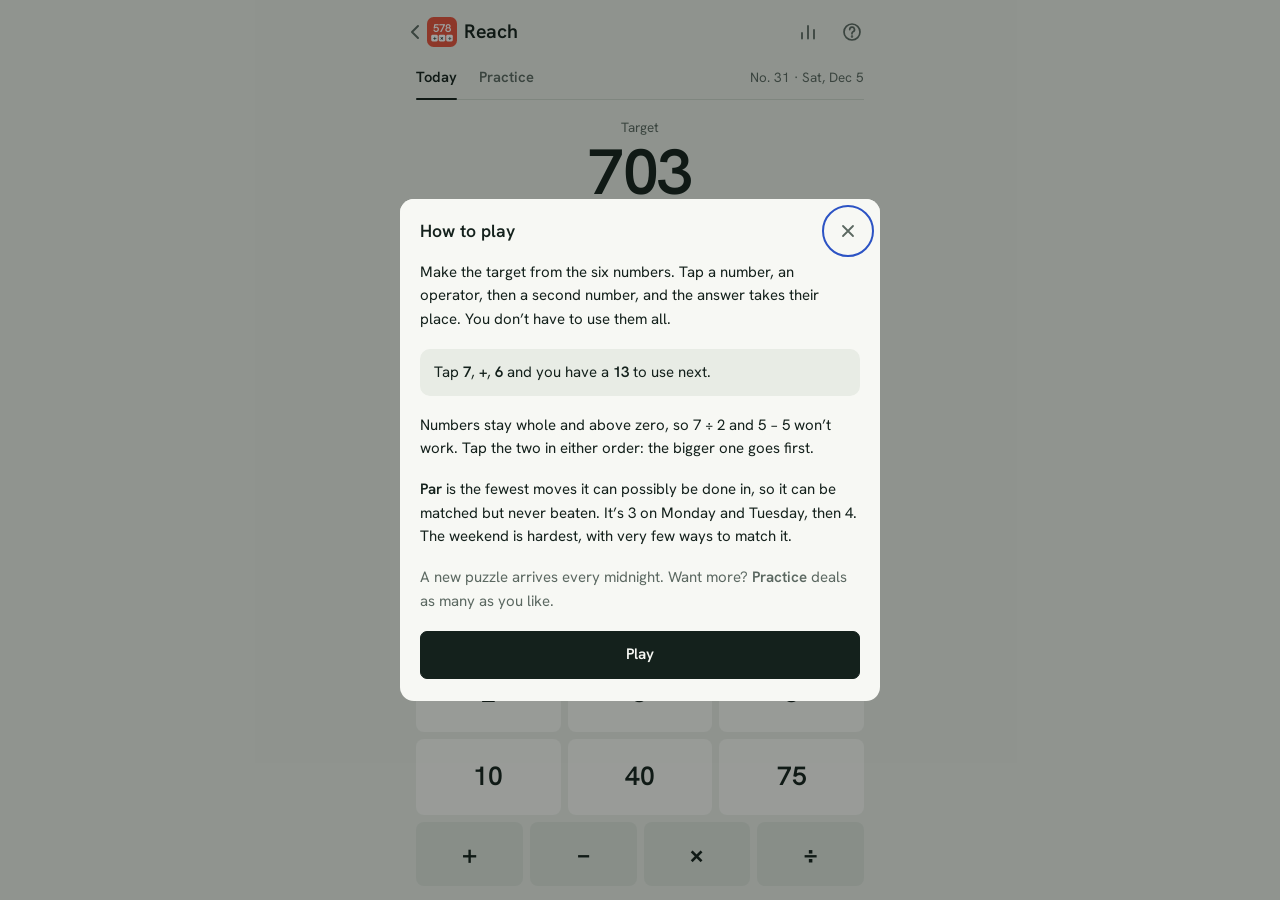
<file: web/reach/index.html>
<!doctype html>
<html lang="en">
<head>
<meta charset="utf-8">
<meta name="viewport" content="width=device-width,initial-scale=1,viewport-fit=cover,interactive-widget=resizes-content">
<meta name="referrer" content="no-referrer">
<meta name="theme-color" content="#E8ECE5" media="(prefers-color-scheme: light)">
<meta name="theme-color" content="#0E1412" media="(prefers-color-scheme: dark)">
<link rel="manifest" href="../manifest.json">
<link rel="apple-touch-icon" sizes="180x180" href="../icons/apple-touch-icon.png">
<meta name="apple-mobile-web-app-capable" content="yes">
<meta name="mobile-web-app-capable" content="yes">
<meta name="apple-mobile-web-app-status-bar-style" content="default">
<meta name="apple-mobile-web-app-title" content="Dailies">
<meta name="description" content="Reach: six numbers, one target, a new puzzle every day.">
<title>Reach</title>
<link rel="icon" href="data:image/svg+xml,<svg xmlns=%22http://www.w3.org/2000/svg%22 viewBox=%220 0 32 32%22><rect x=%223%22 y=%223%22 width=%227.6%22 height=%227.6%22 rx=%221.9%22 fill=%22%232C53C4%22/><rect x=%2212.2%22 y=%223%22 width=%227.6%22 height=%227.6%22 rx=%221.9%22 fill=%22%232C53C4%22/><rect x=%2221.4%22 y=%223%22 width=%227.6%22 height=%227.6%22 rx=%221.9%22 fill=%22%232C53C4%22/><rect x=%223%22 y=%2212.2%22 width=%227.6%22 height=%227.6%22 rx=%221.9%22 fill=%22%232C53C4%22/><rect x=%2212.2%22 y=%2212.2%22 width=%227.6%22 height=%227.6%22 rx=%221.9%22 fill=%22%23F4C52E%22/><rect x=%2221.4%22 y=%2212.2%22 width=%227.6%22 height=%227.6%22 rx=%221.9%22 fill=%22%23A9B8E6%22/><rect x=%223%22 y=%2221.4%22 width=%227.6%22 height=%227.6%22 rx=%221.9%22 fill=%22%23A9B8E6%22/><rect x=%2212.2%22 y=%2221.4%22 width=%227.6%22 height=%227.6%22 rx=%221.9%22 fill=%22%23A9B8E6%22/><rect x=%2221.4%22 y=%2221.4%22 width=%227.6%22 height=%227.6%22 rx=%221.9%22 fill=%22%23A9B8E6%22/></svg>">
<link rel="preload" href="../fonts/hanken-grotesk-latin.woff2" as="font" type="font/woff2" crossorigin>
<link rel="stylesheet" href="../shared.css">
<style>
:root { --pick: #55625B; --on-pick: #F7F8F4; --op: #F4C52E; --on-op: #14211C; }
@media (prefers-color-scheme: dark) { :root:not([data-theme="light"]) { --pick: #AEB9B2; --on-pick: #0E1412; } }
:root[data-theme="dark"] { --pick: #AEB9B2; --on-pick: #0E1412; }

/* The target, then the moves so far */
.stage-wrap { position: relative; flex: 1; min-height: 0; display: flex; }
.stage { flex: 1; min-width: 0; display: grid; align-content: start; justify-items: center; gap: 14px; padding: 0 0 48px; overflow: hidden auto; scrollbar-width: none; }
.stage.done { padding-bottom: 12px; }
.goal { position: sticky; top: 0; z-index: 1; justify-self: stretch; display: grid; justify-items: center; padding: 18px 0 6px; background: var(--bg); }
.goal span { font-size: .84rem; color: var(--muted); }
.goal b { font-size: 4rem; font-weight: 600; line-height: 1.05; letter-spacing: -.02em; }
.goal.hit b { color: var(--pos); }
.steps { display: grid; gap: 6px; width: 100%; max-width: 260px; margin: 0; padding: 0; list-style: none; }
.step { display: grid; grid-template-columns: 1fr auto; align-items: center; padding: 8px 14px; background: var(--surface); border-radius: 8px; font-size: 1.02rem; }
.step b { font-weight: 600; }
.step.hit { background: var(--pos); color: var(--on-ink); }
.steps.swap .step { animation: rise .26s ease-out both; animation-delay: calc(var(--i) * 45ms); }
.step.new { animation: rise .2s ease-out; }
@keyframes rise { from { opacity: 0; transform: translateY(6px); } }

/* Messages sit just above the numbers, where the eyes already are */
.toast { top: auto; bottom: 6px; left: 50%; right: auto; width: max-content; max-width: 100%; padding: 7px 16px; border-radius: 18px; background: var(--ink); color: var(--on-ink); font-size: .95rem; transform: translate(-50%, 6px); }
.toast.show { transform: translate(-50%, 0); }
.toast.warn { color: var(--on-ink); }

/* Undo, Restart and Give up, around the count */
.tools { display: grid; grid-template-columns: 1fr auto 1fr; align-items: center; gap: 8px; min-height: 44px; margin-bottom: 4px; }
.tools-left { display: flex; gap: 2px; margin-left: -10px; }
.tools-right { display: flex; justify-content: flex-end; margin-right: -10px; }
.tool { display: inline-flex; align-items: center; gap: 6px; height: 44px; padding: 0 10px; background: none; border: 0; border-radius: 6px; font-size: .86rem; font-weight: 600; color: var(--muted); }
@media (hover: hover) { .tool:hover:not(:disabled) { color: var(--ink); background: var(--key); } }
.tool:disabled { opacity: .4; cursor: default; }
.tool.sure { color: var(--neg); }
/* Small phones or large text: Undo and Restart go down to their icons (in em, so a bigger font size counts too) */
.tools { container-type: inline-size; }
@container (max-width: 21.25em) { .tools-left .tool { font-size: 0; gap: 0; } .count { white-space: normal; line-height: 1.25; } }
@container (max-width: 17em) { .tools-right .tool { padding: 0 6px; } .tools-right { margin-right: -6px; } }
.count { font-size: .86rem; color: var(--muted); text-align: center; white-space: nowrap; }
.count b { font-weight: 600; color: var(--ink); }
.count.over b { color: var(--neg); }

/* The numbers, then the four operators */
.slots { display: grid; grid-template-columns: repeat(3, 1fr); gap: 7px; }
.slots, .ops { user-select: none; -webkit-user-select: none; }
.slot {
  height: clamp(62px, 8.6dvh, 76px); padding: 0; background: var(--surface); border: 0; border-radius: 8px;
  font-size: 1.65rem; font-weight: 600; touch-action: manipulation;
  transition: background .12s, color .12s, transform .12s;
}
.slot:active:not(:disabled) { transform: scale(.96); }
.slot:disabled { background: var(--key); opacity: .35; cursor: default; }
.slot[aria-pressed="true"] { background: var(--pick); color: var(--on-pick); }
.slot.long { font-size: 1.15rem; }
.slot.new { animation: pop .22s ease-out; }
.slot.bad { animation: shake .32s; }
@keyframes pop { from { transform: scale(.88); } }
@keyframes shake { 20%, 60% { transform: translateX(-4px); } 40%, 80% { transform: translateX(4px); } }
.ops { display: grid; grid-template-columns: repeat(4, 1fr); gap: 7px; margin-top: 7px; padding-bottom: 4px; }
.op { height: clamp(54px, 7.2dvh, 64px); padding: 0; background: var(--key); border: 0; border-radius: 8px; font-size: 1.7rem; font-weight: 600; line-height: 1; touch-action: manipulation; }
.op:active { background: var(--key-down); }
.op[aria-pressed="true"] { background: var(--op); color: var(--on-op); }

/* Over par: the way to see the best moves */
.reveal { position: relative; display: inline-flex; align-items: center; gap: 6px; padding: 0; background: none; border: 0; font-size: .9rem; font-weight: 600; color: var(--accent); }
.reveal::after { content: ""; position: absolute; inset: -12px -8px; }

/* Short phones: a smaller target and keys leave room for the moves */
@media (max-height: 640px) {
  .stage { gap: 8px; }
  .goal { padding-top: 6px; }
  .goal b { font-size: 2.6rem; }
  .slot { height: 50px; font-size: 1.35rem; }
  .slot.long { font-size: 1.1rem; }
  .op { height: 44px; }
}

.example { display: grid; gap: 6px; padding: 12px 14px; background: var(--bg); border-radius: 10px; font-size: .94rem; }
.example b { font-weight: 600; }

@media (prefers-reduced-motion: reduce) {
  .slot, .tool { transition: none; }
  .slot.new, .slot.bad, .step.new, .steps.swap .step { animation: none; }
}
</style>
</head>
<body>
<div class="app">
  <header>
    <div class="top">
      <a class="brand" href="../index.html" aria-label="All games">
        <svg width="10" height="16" viewBox="0 0 10 16" fill="none" stroke="currentColor" stroke-width="2" stroke-linecap="round" stroke-linejoin="round" aria-hidden="true"><path d="M8 2 2 8l6 6"/></svg>
        <svg width="30" height="30" viewBox="0 0 64 64" aria-hidden="true"><rect width="64" height="64" rx="14" fill="#E5533D"/><text x="32" y="31" font-size="24" font-weight="600" font-family="Hanken Grotesk,Segoe UI,sans-serif" text-anchor="middle" fill="#FFFFFF">578</text><rect x="9" y="38" width="14" height="14" rx="3" fill="#FFFFFF"/><text x="16" y="49.4" font-size="14" font-weight="600" font-family="Hanken Grotesk,Segoe UI,sans-serif" text-anchor="middle" fill="#14211C">+</text><rect x="25" y="38" width="14" height="14" rx="3" fill="#FFFFFF"/><text x="32" y="49.4" font-size="14" font-weight="600" font-family="Hanken Grotesk,Segoe UI,sans-serif" text-anchor="middle" fill="#14211C">×</text><rect x="41" y="38" width="14" height="14" rx="3" fill="#FFFFFF"/><text x="48" y="49.4" font-size="14" font-weight="600" font-family="Hanken Grotesk,Segoe UI,sans-serif" text-anchor="middle" fill="#14211C">÷</text></svg>
        <h1 class="mark">Reach</h1>
      </a>
      <div class="top-right">
        <button class="icon-btn" id="statsBtn" type="button" aria-label="Stats">
          <svg width="20" height="20" viewBox="0 0 20 20" fill="none" stroke="currentColor" stroke-width="1.8" stroke-linecap="round" aria-hidden="true"><path d="M4 16.5V11M10 16.5V4M16 16.5V8"/></svg>
        </button>
        <button class="icon-btn" id="helpBtn" type="button" aria-label="How to play">
          <svg width="20" height="20" viewBox="0 0 20 20" fill="none" stroke="currentColor" stroke-width="1.7" stroke-linecap="round" aria-hidden="true"><circle cx="10" cy="10" r="8"/><path d="M7.7 7.6a2.4 2.4 0 1 1 3.3 2.2c-.6.3-1 .8-1 1.5v.5"/><circle cx="10" cy="14.6" r=".4" fill="currentColor"/></svg>
        </button>
      </div>
    </div>
    <div class="modes">
      <div class="tabs" role="tablist" aria-label="Mode">
        <button class="tab" id="tabToday" role="tab" type="button">Today</button>
        <button class="tab" id="tabPractice" role="tab" type="button">Practice</button>
      </div>
      <p class="meta" id="meta"></p>
    </div>
  </header>

  <main class="stage-wrap">
    <p class="toast" id="toast" role="status"></p>
    <div class="stage" id="stage">
      <div class="goal" id="goal"><span>Target</span><b id="target"></b></div>
      <ol class="steps" id="steps" aria-label="Your moves"></ol>
    </div>
  </main>

  <footer>
    <div id="play">
      <div class="tools">
        <div class="tools-left">
          <button class="tool" id="undoBtn" type="button" aria-label="Undo a move">
            <svg width="18" height="18" viewBox="0 0 18 18" fill="none" stroke="currentColor" stroke-width="1.7" stroke-linecap="round" stroke-linejoin="round" aria-hidden="true"><path d="M6.5 4 3 7.5 6.5 11"/><path d="M3.5 7.5h7a4.5 4.5 0 0 1 0 9H8"/></svg>Undo
          </button>
          <button class="tool" id="restartBtn" type="button" aria-label="Start over">
            <svg width="18" height="18" viewBox="0 0 18 18" fill="none" stroke="currentColor" stroke-width="1.7" stroke-linecap="round" stroke-linejoin="round" aria-hidden="true"><path d="M3.2 9a5.8 5.8 0 1 0 1.9-4.3"/><path d="M4.6 1.8v3.4H8"/></svg>Restart
          </button>
        </div>
        <p class="count" id="count"></p>
        <div class="tools-right"><button class="tool" id="giveUpBtn" type="button">Give up</button></div>
      </div>
      <div class="slots" id="slots" role="group" aria-label="Numbers"></div>
      <div class="ops" id="ops" role="group" aria-label="Operators"></div>
    </div>
    <section class="result" id="result" aria-live="polite" hidden>
      <div class="result-head">
        <p class="result-title" id="resTitle"></p>
        <p class="result-tag" id="resTag"></p>
      </div>
      <p class="result-note" id="resNote"></p>
      <div class="actions">
        <button class="btn btn-secondary" id="resSecond" type="button"></button>
        <button class="btn btn-primary" id="resFirst" type="button"></button>
      </div>
      <a class="next" id="resNext" hidden></a>
      <p class="result-foot" id="resFoot"></p>
    </section>
  </footer>
</div>

<dialog class="sheet" id="helpSheet" aria-labelledby="helpTitle">
  <div class="sheet-head">
    <h2 id="helpTitle">How to play</h2>
    <button class="icon-btn" type="button" data-close aria-label="Close">
      <svg width="18" height="18" viewBox="0 0 18 18" fill="none" stroke="currentColor" stroke-width="1.8" stroke-linecap="round" aria-hidden="true"><path d="m4 4 10 10M14 4 4 14"/></svg>
    </button>
  </div>
  <div class="sheet-body">
    <p>Make the target from the six numbers. Tap a number, an operator, then a second number, and the answer takes their place. You don’t have to use them all.</p>
    <div class="example"><span>Tap <b>7</b>, <b>+</b>, <b>6</b> and you have a <b>13</b> to use next.</span></div>
    <p>Numbers stay whole and above zero, so 7 ÷ 2 and 5 − 5 won’t work. Tap the two in either order: the bigger one goes first.</p>
    <p><b>Par</b> is the fewest moves it can possibly be done in, so it can be matched but never beaten. It’s 3 on Monday and Tuesday, then 4. The weekend is hardest, with very few ways to match it.</p>
    <p class="muted">A new puzzle arrives every midnight. Want more? <b>Practice</b> deals as many as you like.</p>
    <button class="btn btn-primary" type="button" data-close>Play</button>
  </div>
</dialog>

<dialog class="sheet" id="statsSheet" aria-labelledby="statsTitle">
  <div class="sheet-head">
    <h2 id="statsTitle">Stats</h2>
    <button class="icon-btn" type="button" data-close aria-label="Close">
      <svg width="18" height="18" viewBox="0 0 18 18" fill="none" stroke="currentColor" stroke-width="1.8" stroke-linecap="round" aria-hidden="true"><path d="m4 4 10 10M14 4 4 14"/></svg>
    </button>
  </div>
  <div class="sheet-body" id="statsBody"></div>
</dialog>

<!-- Bump ?v= when these change, so browsers never pair this page with an old copy. -->
<script src="days.js?v=2"></script>
<script src="lib.js?v=2"></script>
<script src="../clock.js?v=2"></script>
<script src="../pwa.js"></script>
<script src="../next.js?v=8"></script>
<script>
(() => {
  const L = window.ReachLib, D = window.ReachDays;
  const $ = id => document.getElementById(id);
  const locale = navigator.language || 'en';
  // Where the game lives on the web; shared results link here.
  const SITE = `${location.hostname === 'appassets.androidplatform.net' ? 'https://dailies.matisseduffield.workers.dev' : location.origin}/reach/index.html`;

  const store = {
    get(k) { try { return JSON.parse(localStorage.getItem('reach.' + k)); } catch { return null; } },
    set(k, v) { try { localStorage.setItem('reach.' + k, JSON.stringify(v)); } catch {} },
  };

  // ---- state ----
  // days: { [day]: { moves: [[from, op, to]...], done, won, gaveUp } };
  // practice: the same plus the day it was dealt from; mode: what's on screen.
  // dealt: which build of the puzzles a practice game came from. Moves only
  // make sense against the numbers they were played on.
  const DEALT = 2;
  const saved = store.get('state') || {};
  const practice = saved.dealt === DEALT && saved.practice || null;
  const state = {
    dealt: DEALT,
    days: saved.days && typeof saved.days === 'object' ? saved.days : {},
    practice,
    mode: saved.mode === 'practice' && practice ? 'practice' : 'daily',
  };
  const save = () => store.set('state', state);

  let today = L.dayNumber(Clock.now(), D.epoch);
  let puzzle, play;            // the puzzle on screen and its progress
  let picked = null;           // the place of the first number of a move
  let op = null;               // the operator of a move
  let best = false;            // showing the best way in place of the player's
  let swapped = false;         // ease the moves in once, after that changes
  let fresh = null;            // the place of an answer that's just landed

  function load() {
    if (state.mode === 'practice') {
      play = state.practice;
      puzzle = L.daily(play.day, D);
    } else {
      puzzle = L.daily(today, D);
      play = state.days[today] || (state.days[today] = { moves: [], done: false, won: false });
    }
    picked = null; op = null; best = !!play.gaveUp;
  }
  const now = () => L.replay(puzzle.numbers, play.moves);

  // ---- toast ----
  let toastTimer = 0;
  function say(text, ms = 2200) {
    clearTimeout(toastTimer);
    const t = $('toast');
    t.textContent = text;
    t.classList.toggle('show', !!text);
    if (text && ms) toastTimer = setTimeout(() => t.classList.remove('show'), ms);
  }

  // ---- drawing ----
  const el = (tag, cls, text) => { const e = document.createElement(tag); if (cls) e.className = cls; if (text != null) e.textContent = text; return e; };
  const svg = (w, h, d) => {
    const s = document.createElementNS('http://www.w3.org/2000/svg', 'svg');
    s.setAttribute('width', w); s.setAttribute('height', h); s.setAttribute('viewBox', `0 0 ${w} ${h}`);
    s.setAttribute('fill', 'none'); s.setAttribute('stroke', 'currentColor'); s.setAttribute('stroke-width', '1.6');
    s.setAttribute('stroke-linecap', 'round'); s.setAttribute('stroke-linejoin', 'round'); s.setAttribute('aria-hidden', 'true');
    const p = document.createElementNS('http://www.w3.org/2000/svg', 'path');
    p.setAttribute('d', d);
    s.append(p);
    return s;
  };

  function renderSteps() {
    const list = best ? puzzle.way : now().steps;
    const box = $('steps');
    box.classList.toggle('swap', swapped);
    box.replaceChildren(...list.map((s, i) => {
      const hit = s.value === puzzle.target;
      const row = el('li', `step${hit ? ' hit' : ''}${!swapped && fresh !== null && i === list.length - 1 ? ' new' : ''}`);
      row.style.setProperty('--i', i);
      row.append(el('span', '', `${s.a} ${L.sign(s.op)} ${s.b}`), el('b', '', `= ${s.value}`));
      return row;
    }));
    swapped = false;
  }

  // After everything's drawn: the result panel takes room from the moves, and
  // the last move has to stay in sight.
  const toEnd = () => { $('stage').scrollTop = $('stage').scrollHeight; };

  function renderSlots() {
    now().slots.forEach((v, i) => {
      const b = $('slots').children[i];
      b.textContent = v == null ? '' : v;
      b.disabled = v == null;
      b.classList.toggle('long', String(v).length > 5);
      b.setAttribute('aria-pressed', String(i === picked));
      if (v == null) b.setAttribute('aria-label', 'Used'); else b.removeAttribute('aria-label');
      b.classList.remove('new');
      if (i === fresh) { void b.offsetWidth; b.classList.add('new'); }
    });
    fresh = null;
  }

  function renderOps() {
    for (const b of $('ops').children) b.setAttribute('aria-pressed', String(b.dataset.op === op));
  }

  function renderCount() {
    const n = play.moves.length;
    const c = $('count');
    c.classList.toggle('over', n > puzzle.par);
    c.replaceChildren(el('b', '', `${n} ${n === 1 ? 'move' : 'moves'}`), ` · Par ${puzzle.par}`);
    $('undoBtn').disabled = !n;
    $('restartBtn').disabled = !n;
  }

  const dateOf = day => { const [y, m, d] = D.epoch.split('-').map(Number); return new Date(y, m - 1, d + day - 1); };
  const dayFormat = new Intl.DateTimeFormat(locale, { weekday: 'short', day: 'numeric', month: 'short' });

  function renderHeader() {
    const daily = state.mode === 'daily';
    $('tabToday').setAttribute('aria-selected', String(daily));
    $('tabPractice').setAttribute('aria-selected', String(!daily));
    const meta = $('meta');
    if (daily) return meta.replaceChildren(`No. ${today} · ${dayFormat.format(dateOf(today))}`);
    const b = el('button', 'meta-btn', 'New puzzle');
    b.type = 'button';
    b.addEventListener('click', startPractice);
    meta.replaceChildren(b);
  }

  const wonDays = () => Object.keys(state.days).filter(d => state.days[d].won).map(Number);

  function renderResult() {
    const n = play.moves.length, par = puzzle.par, over = n - par, daily = state.mode === 'daily';
    $('resTitle').textContent = best ? `The ${par}-move way` : `Solved in ${n}`;
    const tag = $('resTag');
    tag.textContent = play.gaveUp ? 'Gave up' : best ? `Par ${par}` : over ? `${over} over par` : 'On par';
    tag.classList.toggle('good', !play.gaveUp && (best || !over));
    tag.classList.toggle('bad', !!play.gaveUp);
    const note = $('resNote');
    note.replaceChildren();
    if (over > 0 && !play.gaveUp) {
      const b = el('button', 'reveal', best ? 'Back to your moves' : 'Show the best way');
      b.type = 'button';
      b.prepend(best ? svg(14, 14, 'M5 3 2 6l3 3M2.5 6H9a3 3 0 0 1 0 6H6') : svg(14, 14, 'M1 7s2.2-4 6-4 6 4 6 4-2.2 4-6 4-6-4-6-4zM7 8.6a1.6 1.6 0 1 0 0-3.2 1.6 1.6 0 0 0 0 3.2z'));
      b.addEventListener('click', () => { best = !best; swapped = true; renderSteps(); renderResult(); toEnd(); });
      note.append(b);
    }
    $('resFirst').textContent = daily ? 'Share' : 'New puzzle';
    $('resSecond').textContent = daily ? 'Practice' : 'Share';
    showNext($('resNext'), 'reach', daily);
    tickNext();
  }

  function tickNext() {
    const foot = $('resFoot');
    if (!play.done) return;
    const rec = state.days[today];
    if (!rec || !rec.done) return foot.replaceChildren(el('span', '', 'Today’s puzzle is still to do'));
    const clock = Clock.now();
    const midnight = new Date(clock.getFullYear(), clock.getMonth(), clock.getDate() + 1);
    const mins = Math.max(1, Math.ceil((midnight - clock) / 60000));
    const left = el('span');
    left.append(el('b', '', String(L.streak(wonDays(), today))), ' day streak');
    foot.replaceChildren(left, el('span', '', `Next puzzle in ${mins >= 60 ? `${Math.floor(mins / 60)} h ` : ''}${mins % 60} min`));
  }

  function render() {
    renderHeader();
    $('target').textContent = puzzle.target;
    $('goal').classList.toggle('hit', !!play.won);
    renderSteps();
    renderSlots();
    renderOps();
    renderCount();
    resetGiveUp();
    $('play').hidden = play.done;
    $('result').hidden = !play.done;
    $('stage').classList.toggle('done', play.done);
    if (play.done) renderResult();
    toEnd();
    tellBack();
  }

  // ---- stats ----
  function renderStats() {
    const days = Object.keys(state.days).map(Number).filter(d => state.days[d].done);
    const body = $('statsBody');
    if (!days.length) return body.replaceChildren(el('p', 'empty', 'Finish a daily puzzle to start your stats.'));
    const won = wonDays();
    const nums = el('div', 'numbers');
    for (const [v, label] of [
      [days.length, 'Played'],
      [Math.round(won.length / days.length * 100) + '%', 'Solved'],
      [L.streak(won, today), 'Streak'],
      [L.bestStreak(won), 'Best streak'],
    ]) {
      const n = el('p', 'num');
      n.append(el('b', '', String(v)), el('span', '', label));
      nums.append(n);
    }
    // How each game went: moves over par, or given up.
    const LABELS = ['On par', '+1', '+2', 'Gave up'];
    const slot = d => (state.days[d].won ? state.days[d].moves.length - L.daily(d, D).par : 3);
    const counts = Array(LABELS.length).fill(0);
    for (const d of days) counts[slot(d)]++;
    const max = Math.max(...counts, 1);
    const dist = el('div', 'dist');
    dist.append(el('p', 'dist-title', 'Against par'));
    counts.forEach((c, i) => {
      const row = el('div', 'bar-row');
      const bar = el('div', 'bar', String(c));
      bar.style.width = `${Math.max(8, c / max * 100)}%`;
      if (days.includes(today) && slot(today) === i) bar.classList.add('today');
      row.append(el('span', '', LABELS[i]), el('div'));
      row.lastChild.append(bar);
      dist.append(row);
    });
    body.replaceChildren(nums, dist);
  }

  // ---- sheets ----
  function openSheet(id) {
    if (id === 'statsSheet') renderStats();
    const d = $(id);
    if (!d.open) d.showModal();
    tellBack();
  }
  for (const d of document.querySelectorAll('dialog.sheet')) {
    d.addEventListener('click', e => { if (e.target === d || e.target.closest('[data-close]')) d.close(); });
    d.addEventListener('close', tellBack);
  }
  const openDialog = () => document.querySelector('dialog.sheet[open]');

  // ---- playing ----
  function tapSlot(i) {
    if (play.done) return;
    haptic();
    if (picked !== null && picked !== i && op) return move(picked, op, i);
    picked = picked === i ? null : i;
    if (picked === null) op = null;
    renderSlots();
    renderOps();
  }

  function tapOp(o) {
    if (play.done) return;
    haptic();
    if (picked === null) return say('Pick a number first');
    op = op === o ? null : o;
    renderOps();
  }

  function move(from, how, to) {
    const { slots } = now();
    const { value, refused } = L.apply(slots[from], how, slots[to]);
    if (refused) return refuse(to, refused);
    play.moves.push([from, how, to]);
    picked = to; op = null; fresh = to;
    say('');
    if (value === puzzle.target) finish(true);
    else if (now().slots.filter(v => v != null).length === 1) say('No numbers left. Undo or restart', 0);
    save();
    render();
  }

  function refuse(at, text) {
    haptic('tick');
    say(text);
    const tile = $('slots').querySelector(`[data-slot="${at}"]`);
    tile.classList.remove('bad');
    void tile.offsetWidth;
    tile.classList.add('bad');
  }

  function finish(won) {
    play.done = true;
    play.won = won;
    picked = null;
    haptic('tick');
    report();
  }

  function undo() {
    if (!play.moves.length) return;
    haptic();
    play.moves.pop();
    picked = null; op = null;
    say('');
    save(); render();
  }
  function restart() {
    if (!play.moves.length) return;
    haptic();
    play.moves = [];
    picked = null; op = null;
    say('');
    save(); render();
  }

  // Giving up takes two taps, and shows the best way.
  let sureTimer = 0;
  function resetGiveUp() {
    clearTimeout(sureTimer);
    $('giveUpBtn').textContent = 'Give up';
    $('giveUpBtn').classList.remove('sure');
  }
  function giveUp() {
    if (!$('giveUpBtn').classList.contains('sure')) {
      $('giveUpBtn').textContent = 'Sure?';
      $('giveUpBtn').classList.add('sure');
      sureTimer = setTimeout(resetGiveUp, 3000);
      return;
    }
    play.gaveUp = true;
    best = true; swapped = true;
    say('');
    finish(false);
    save(); render();
  }

  // Today's result, for the hub's home screen.
  function report() {
    // Finished in the moments after midnight: that day's over, so the hub's new day stays open.
    if (L.dayNumber(Clock.now(), D.epoch) !== today) return;
    const rec = state.days[today];
    if (!rec || !rec.done) return;
    const text = rec.won ? `Solved in ${rec.moves.length}, par ${L.daily(today, D).par}` : 'Gave up';
    try { localStorage.setItem('hub.reach', JSON.stringify({ date: Clock.now().toDateString(), text })); } catch {}
  }

  function share() {
    const text = `${L.shareText(state.mode === 'daily' ? today : 0, now().steps, puzzle.par, !!play.gaveUp)}\n${SITE}`;
    if (app) return toApp({ type: 'share', title: 'Reach', text });
    if (navigator.share) return navigator.share({ text }).catch(() => {});
    navigator.clipboard.writeText(text).then(() => say('Copied to share'), () => {});
  }

  function startPractice() {
    // Any puzzle but one that's a daily within the next year, so practice spoils nothing.
    const n = D.offsets.length, soon = d => (((d - today) % n) + n) % n <= 365;
    let day;
    do day = 1 + Math.floor(Math.random() * n); while (n > 400 && soon(day));
    state.practice = { day, moves: [], done: false, won: false };
    state.mode = 'practice';
    save(); load(); say(''); render();
  }
  function setMode(mode) {
    if (state.mode === mode) return;
    if (mode === 'practice' && (!state.practice || state.practice.done)) return startPractice();
    state.mode = mode;
    save(); load(); say(''); render();
  }

  // ---- controls ----
  const OP_NAMES = { '+': 'Plus', '-': 'Minus', '×': 'Times', '÷': 'Divided by' };
  $('slots').replaceChildren(...Array.from({ length: 6 }, (_, i) => {
    const b = el('button', 'slot');
    b.type = 'button';
    b.dataset.slot = i;
    return b;
  }));
  $('ops').replaceChildren(...L.OPS.map(o => {
    const b = el('button', 'op', L.sign(o));
    b.type = 'button';
    b.dataset.op = o;
    b.setAttribute('aria-label', OP_NAMES[o]);
    b.setAttribute('aria-pressed', 'false');
    return b;
  }));
  $('slots').addEventListener('click', e => {
    const s = e.target.closest('.slot');
    if (s && !s.disabled) tapSlot(Number(s.dataset.slot));
  });
  $('ops').addEventListener('click', e => {
    const o = e.target.closest('.op');
    if (o) tapOp(o.dataset.op);
  });
  $('undoBtn').addEventListener('click', undo);
  $('restartBtn').addEventListener('click', restart);
  $('giveUpBtn').addEventListener('click', giveUp);
  $('resFirst').addEventListener('click', () => state.mode === 'daily' ? share() : startPractice());
  $('resSecond').addEventListener('click', () => state.mode === 'daily' ? setMode('practice') : share());
  $('tabToday').addEventListener('click', () => setMode('daily'));
  $('tabPractice').addEventListener('click', () => setMode('practice'));
  $('helpBtn').addEventListener('click', () => openSheet('helpSheet'));
  $('statsBtn').addEventListener('click', () => openSheet('statsSheet'));

  // Android Back: close a sheet, then leave practice. After that the app
  // goes back to the hub.
  window.ladderBack = () => {
    const d = openDialog();
    if (d) { d.close(); return true; }
    if (state.mode !== 'practice') return false;
    setMode('daily');
    return true;
  };
  function tellBack() { toApp({ type: 'back', enabled: !!openDialog() || state.mode === 'practice' }); }

  // A new day while the game sits open (or comes back from the background).
  function checkDay() {
    const day = L.dayNumber(Clock.now(), D.epoch);
    if (day !== today) {
      // A daily in hand at midnight is finished first; it still counts for its day.
      if (state.mode === 'daily' && play.moves.length && !play.done && Clock.playing()) return;
      today = day;
      if (state.mode === 'daily') load();
      say('');
      render();
    } else if (play.done) tickNext();
  }
  document.addEventListener('visibilitychange', () => { if (!document.hidden) checkDay(); });
  addEventListener('clock', checkDay);
  setInterval(() => { if (!document.hidden) checkDay(); }, 30000);

  // ---- Android app bridge (absent in a browser) ----
  const app = window.ladderApp || null;
  function toApp(msg) {
    if (!app) return;
    try { app.postMessage(JSON.stringify(msg)); } catch {}
  }
  function haptic(kind = 'tap') { toApp({ type: 'haptic', kind }); }

  // ---- boot ----
  // Back on a new day: open on today's puzzle, not yesterday's practice.
  if (store.get('lastDay') !== today) { store.set('lastDay', today); state.mode = 'daily'; }
  report();
  load();
  render();
  // First visit: how to play, once.
  if (!store.get('seenHelp')) { store.set('seenHelp', true); openSheet('helpSheet'); }
})();
</script>
</body>
</html>
</file>
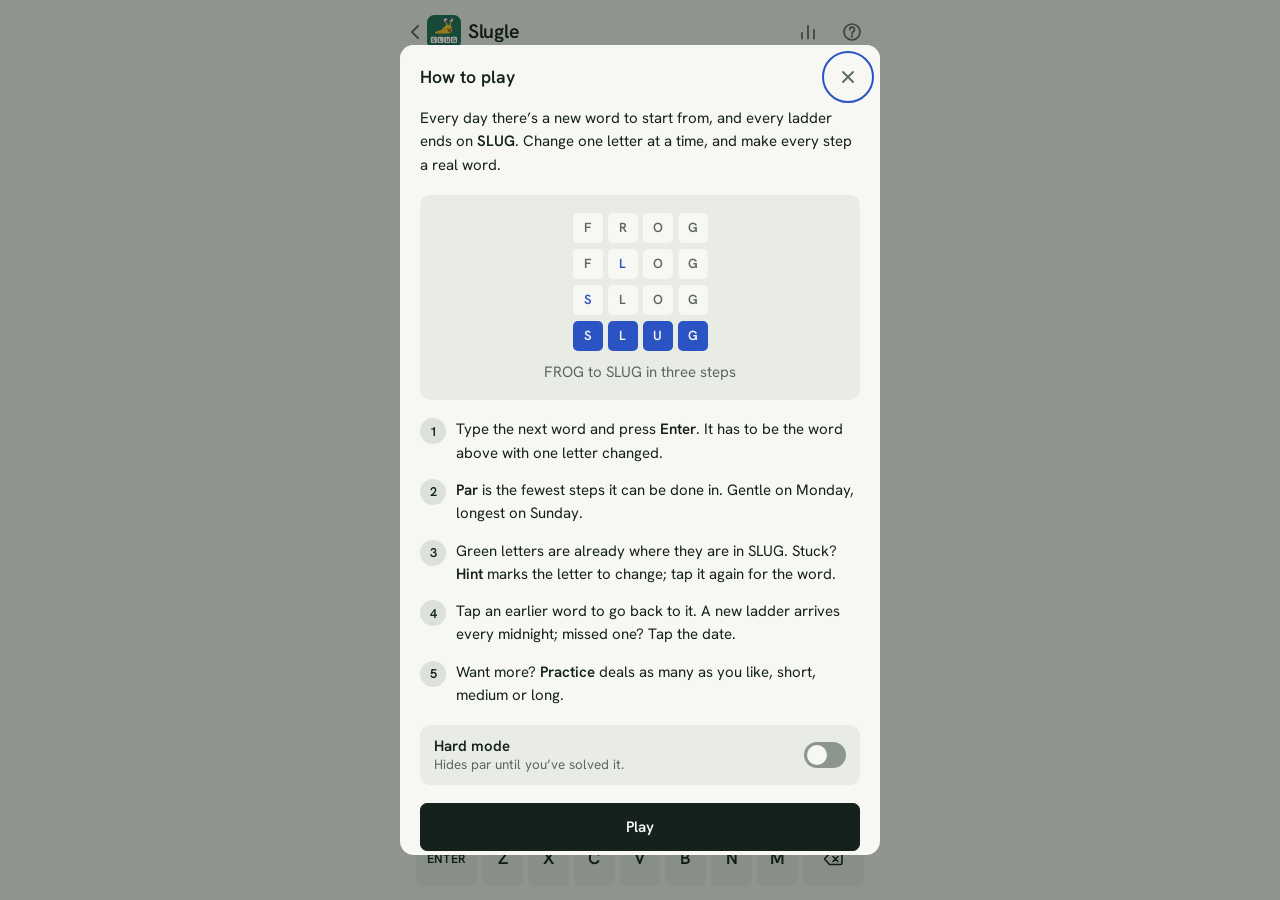
<file: web/slugle/index.html>
<!doctype html>
<html lang="en">
<head>
<meta charset="utf-8">
<meta name="viewport" content="width=device-width,initial-scale=1,viewport-fit=cover,interactive-widget=resizes-content">
<meta name="referrer" content="no-referrer">
<meta name="theme-color" content="#E8ECE5" media="(prefers-color-scheme: light)">
<meta name="theme-color" content="#0E1412" media="(prefers-color-scheme: dark)">
<link rel="manifest" href="../manifest.json">
<link rel="apple-touch-icon" sizes="180x180" href="../icons/apple-touch-icon.png">
<meta name="apple-mobile-web-app-capable" content="yes">
<meta name="mobile-web-app-capable" content="yes">
<meta name="apple-mobile-web-app-status-bar-style" content="default">
<meta name="apple-mobile-web-app-title" content="Dailies">
<meta name="description" content="Slugle: a daily word ladder. Turn a new word into SLUG, one letter at a time.">
<title>Slugle</title>
<link rel="preload" href="../fonts/hanken-grotesk-latin.woff2" as="font" type="font/woff2" crossorigin>
<link rel="stylesheet" href="../shared.css">
<link rel="icon" href="data:image/svg+xml,<svg xmlns=%22http://www.w3.org/2000/svg%22 viewBox=%220 0 32 32%22><rect x=%223%22 y=%223%22 width=%227.6%22 height=%227.6%22 rx=%221.9%22 fill=%22%232C53C4%22/><rect x=%2212.2%22 y=%223%22 width=%227.6%22 height=%227.6%22 rx=%221.9%22 fill=%22%232C53C4%22/><rect x=%2221.4%22 y=%223%22 width=%227.6%22 height=%227.6%22 rx=%221.9%22 fill=%22%232C53C4%22/><rect x=%223%22 y=%2212.2%22 width=%227.6%22 height=%227.6%22 rx=%221.9%22 fill=%22%232C53C4%22/><rect x=%2212.2%22 y=%2212.2%22 width=%227.6%22 height=%227.6%22 rx=%221.9%22 fill=%22%23F4C52E%22/><rect x=%2221.4%22 y=%2212.2%22 width=%227.6%22 height=%227.6%22 rx=%221.9%22 fill=%22%23A9B8E6%22/><rect x=%223%22 y=%2221.4%22 width=%227.6%22 height=%227.6%22 rx=%221.9%22 fill=%22%23A9B8E6%22/><rect x=%2212.2%22 y=%2221.4%22 width=%227.6%22 height=%227.6%22 rx=%221.9%22 fill=%22%23A9B8E6%22/><rect x=%2221.4%22 y=%2221.4%22 width=%227.6%22 height=%227.6%22 rx=%221.9%22 fill=%22%23A9B8E6%22/></svg>">
<style>
/* The ladder: plain solid tiles, a row for every word, growing down from the
   top. Tiles stay one size: on a long climb, older words slide off the top
   under a fade. */
.stage-wrap { position: relative; flex: 1; min-height: 0; display: flex; }
.stage { flex: 1; min-width: 0; display: grid; grid-template-rows: minmax(0, 1fr); justify-items: center; align-items: start; padding: 50px 0 18px; overflow: hidden; }
.ladder { --tile: 54px; --gap: 8px; --rung: 10px; display: grid; gap: var(--rung); }
.stage .ladder { display: flex; flex-direction: column; max-height: 100%; }
.rungs { position: relative; display: grid; gap: var(--rung); min-height: 0; margin: -4px -6px; padding: 4px 6px; overflow: hidden auto; overscroll-behavior: contain; scrollbar-width: none; }
.rungs::-webkit-scrollbar { display: none; }
.ladder.cut .rungs {
  -webkit-mask-image: linear-gradient(transparent, #000 var(--tile));
  mask-image: linear-gradient(transparent, #000 var(--tile));
}
.row { display: grid; grid-template-columns: repeat(4, var(--tile)); gap: var(--gap); }
.tile {
  display: grid; place-items: center;
  width: var(--tile); height: var(--tile); padding: 0;
  background: var(--surface); border-radius: 7px;
  font-size: calc(var(--tile) * .44); font-weight: 600; line-height: 1; text-transform: uppercase;
}
.row.past { cursor: pointer; }
.row.past .tile { color: var(--muted); }
@media (hover: hover) { .row.past:hover .tile { background: var(--key); } }
.row.past .tile.changed { color: var(--accent); }
.row.past .tile.match, .row.current .tile.match { color: var(--pos); background: linear-gradient(var(--pos-soft), var(--pos-soft)), var(--surface); }
.row.current .tile.hinted { color: var(--accent); background: linear-gradient(var(--accent-soft), var(--accent-soft)), var(--surface); }
/* The next word, as it's typed */
.row.entry .tile { background: var(--key); }
.row.entry .tile:not(:empty) { background: var(--surface); }
.row.goal .tile { background: var(--accent); color: var(--on-ink); transition: background .3s; }
.ladder.done .row.goal .tile { background: var(--pos); }
.row.bad .tile { color: var(--neg); }
.row.new { animation: rise .22s ease-out; }
/* Solved: each word hops in turn, top to bottom */
.ladder.won .row { animation: hop .36s ease-out both; animation-delay: calc(var(--i) * 70ms); }
@keyframes hop { 40% { transform: translateY(-4px); } }
/* Swapping between your ladder and the best one: the rows ease in, top to bottom */
.ladder.swap .row { animation: rise .26s ease-out both; animation-delay: calc(var(--i) * 45ms); }
.row.bad { animation: shake .32s; }
@keyframes rise { from { opacity: 0; transform: translateY(-8px); } }
@keyframes shake { 20%, 60% { transform: translateX(-5px); } 40%, 80% { transform: translateX(5px); } }

/* Over par: the way to see the best ladder */
.reveal { position: relative; display: inline-flex; align-items: center; gap: 6px; padding: 0; background: none; border: 0; font-size: .9rem; font-weight: 600; color: var(--accent); }
.reveal::after { content: ""; position: absolute; inset: -12px -8px; }

/* Toolbar: undo and start over, the step count, and a hint */
.tools { display: grid; grid-template-columns: 1fr auto 1fr; align-items: center; gap: 8px; min-height: 48px; margin-bottom: 6px; }
.tools-left { display: flex; gap: 2px; margin-left: -10px; }
.tools-right { display: flex; justify-content: flex-end; margin-right: -10px; }
.tool {
  display: inline-flex; align-items: center; gap: 6px; height: 44px; padding: 0 10px;
  background: none; border: 0; border-radius: 6px; font-size: .86rem; font-weight: 600; color: var(--muted);
}
@media (hover: hover) { .tool:hover:not(:disabled) { color: var(--ink); background: var(--key); } }
.tool:disabled { opacity: .4; cursor: default; }
.tool.hint { color: var(--accent); }
/* Small phones or large text: Undo and Restart go down to their icons, then Hint,
   so the row stays on screen. Measured in em, so a bigger font size counts too */
.tools { container-type: inline-size; }
@container (max-width: 21.25em) { .tools-left .tool { font-size: 0; gap: 0; } .count { white-space: normal; line-height: 1.25; } }
@container (max-width: 16em) { .tools-right .tool { font-size: 0; gap: 0; } }
@media (hover: hover) { .tool.hint:hover:not(:disabled) { color: var(--accent); background: var(--accent-soft); } }
.count { font-size: .86rem; color: var(--muted); text-align: center; white-space: nowrap; }
.count b { font-weight: 600; color: var(--ink); }
.count.over b { color: var(--neg); }

.rule { display: grid; grid-template-columns: 26px 1fr; gap: 10px; align-items: start; }
.rule .n { display: grid; place-items: center; width: 26px; height: 26px; border-radius: 50%; background: var(--key); font-size: .8rem; font-weight: 600; }
.rules { display: grid; gap: 14px; }
.example { display: grid; justify-items: center; padding: 18px 0 16px; background: var(--bg); border-radius: 10px; }
.example .ladder { --tile: 30px; --gap: 5px; --rung: 6px; }
.example .tile { border-radius: 5px; }
.example-cap { margin-top: 10px; font-size: .8rem; color: var(--muted); text-align: center; }

/* Past ladders, newest first, by month */
.days { display: grid; margin-top: -6px; }
.month { padding: 16px 0 4px; font-size: .78rem; font-weight: 600; letter-spacing: .06em; text-transform: uppercase; color: var(--muted); }
.month:first-child { padding-top: 0; }
.day { display: grid; grid-template-columns: 58px 1fr auto; align-items: center; gap: 10px; min-height: 52px; padding: 0 8px; margin: 0 -8px; background: none; border: 0; border-bottom: 1px solid var(--line); border-radius: 0; text-align: left; }
@media (hover: hover) { .day:hover { background: var(--bg); } }
.day-no { font-weight: 600; }
.day-date { font-size: .9rem; color: var(--muted); }
.day-state { font-size: .86rem; color: var(--faint); }
.day-state.solved { font-weight: 600; color: var(--pos); }
.day-state.started { font-weight: 600; color: var(--accent); }
.day[aria-current="true"] .day-no::after { content: ""; display: inline-block; width: 6px; height: 6px; margin-left: 7px; border-radius: 50%; background: var(--ink); vertical-align: 2px; }

/* Practice lengths: each with a little ladder as tall as it is long */
.lengths { display: grid; gap: 10px; }
.length { display: grid; grid-template-columns: 1fr auto; align-items: center; gap: 12px; min-height: 64px; padding: 10px 16px; background: var(--bg); border: 2px solid transparent; border-radius: 10px; text-align: left; }
@media (hover: hover) { .length:hover { border-color: var(--line-strong); } }
.length[aria-checked="true"] { border-color: var(--ink); }
.length b { display: block; font-weight: 600; line-height: 1.3; }
.length span { display: block; font-size: .86rem; color: var(--muted); }
.length svg { color: var(--line-strong); }
.length[aria-checked="true"] svg { color: var(--accent); }

@media (prefers-reduced-motion: reduce) {
  .row.new, .row.bad, .ladder.won .row, .ladder.swap .row { animation: none; }
  .row.goal .tile { transition: none; }
}
</style>
</head>
<body>
<div class="app">
  <header>
    <div class="top">
      <a class="brand" href="../index.html" aria-label="All games">
        <svg width="10" height="16" viewBox="0 0 10 16" fill="none" stroke="currentColor" stroke-width="2" stroke-linecap="round" stroke-linejoin="round" aria-hidden="true"><path d="M8 2 2 8l6 6"/></svg>
        <svg width="34" height="34" viewBox="0 0 64 64" fill="none" aria-hidden="true"><rect width="64" height="64" rx="14" fill="#1F6F54"/><g transform="translate(13.5 3.5) scale(.57)"><path d="M43 29 38 13M52 28l4-16" stroke="#F4C52E" stroke-width="4.5" stroke-linecap="round"/><path fill="#F4C52E" d="M3 53C3 48 12 47 19 45 27 43 30 35 36 30 42 25 54 25 58 33 61 39 60 48 55 52 53 54 50 55 46 55H7C4 55 3 54 3 53Z"/><g fill="#D99F14"><circle cx="24" cy="49.5" r="2.4"/><circle cx="33.5" cy="44" r="3"/><circle cx="14" cy="51" r="1.7"/><circle cx="37" cy="51" r="1.6"/></g><path d="M43 39.5Q50 48 57.5 38" fill="none" stroke="#14211C" stroke-width="2.6" stroke-linecap="round"/><path fill="#EE6A7C" stroke="#14211C" stroke-width="1.6" stroke-linejoin="round" d="M47.5 43.6c.3 4.6 1.8 7 4 6.8 2.1-.2 3-3 2.4-7.4"/><g stroke="#14211C" stroke-width="1.8"><circle cx="38" cy="11" r="7.4" fill="#fff"/><circle cx="56.5" cy="10" r="7.4" fill="#fff"/></g><circle cx="40.4" cy="13.2" r="3.1" fill="#14211C"/><circle cx="54.4" cy="7.8" r="3.1" fill="#14211C"/></g><rect x="7" y="41" width="11.6" height="11.6" rx="2.4" fill="#FFFFFF"/><text x="12.8" y="50.6" font-size="10" font-weight="600" font-family="Hanken Grotesk,Segoe UI,sans-serif" text-anchor="middle" fill="#14211C">S</text><rect x="19.7" y="41" width="11.6" height="11.6" rx="2.4" fill="#FFFFFF"/><text x="25.5" y="50.6" font-size="10" font-weight="600" font-family="Hanken Grotesk,Segoe UI,sans-serif" text-anchor="middle" fill="#14211C">L</text><rect x="32.4" y="41" width="11.6" height="11.6" rx="2.4" fill="#FFFFFF"/><text x="38.2" y="50.6" font-size="10" font-weight="600" font-family="Hanken Grotesk,Segoe UI,sans-serif" text-anchor="middle" fill="#14211C">U</text><rect x="45.099999999999994" y="41" width="11.6" height="11.6" rx="2.4" fill="#FFFFFF"/><text x="50.89999999999999" y="50.6" font-size="10" font-weight="600" font-family="Hanken Grotesk,Segoe UI,sans-serif" text-anchor="middle" fill="#14211C">G</text></svg>
        <h1 class="mark">Slugle</h1>
      </a>
      <div class="top-right">
        <button class="icon-btn" id="statsBtn" type="button" aria-label="Stats">
          <svg width="20" height="20" viewBox="0 0 20 20" fill="none" stroke="currentColor" stroke-width="1.8" stroke-linecap="round" aria-hidden="true"><path d="M4 16.5V11M10 16.5V4M16 16.5V8"/></svg>
        </button>
        <button class="icon-btn" id="helpBtn" type="button" aria-label="How to play">
          <svg width="20" height="20" viewBox="0 0 20 20" fill="none" stroke="currentColor" stroke-width="1.7" stroke-linecap="round" aria-hidden="true"><circle cx="10" cy="10" r="8"/><path d="M7.7 7.6a2.4 2.4 0 1 1 3.3 2.2c-.6.3-1 .8-1 1.5v.5"/><circle cx="10" cy="14.6" r=".4" fill="currentColor"/></svg>
        </button>
      </div>
    </div>
    <div class="modes">
      <div class="tabs" role="tablist" aria-label="Mode">
        <button class="tab" id="tabToday" role="tab" type="button">Today<span class="dot" id="todayDot" hidden></span></button>
        <button class="tab" id="tabPractice" role="tab" type="button">Practice</button>
      </div>
      <p class="meta" id="meta"></p>
    </div>
  </header>

  <main class="stage-wrap">
    <p class="toast" id="toast" role="status"></p>
    <div class="stage" id="stage">
      <div class="ladder" id="ladder" aria-label="The ladder">
        <div class="rungs" id="rungs"></div>
        <div class="row goal" id="goal"></div>
      </div>
    </div>
  </main>

  <footer>
    <div id="play">
      <div class="tools">
        <div class="tools-left">
          <button class="tool" id="undoBtn" type="button" aria-label="Undo a step">
            <svg width="18" height="18" viewBox="0 0 18 18" fill="none" stroke="currentColor" stroke-width="1.7" stroke-linecap="round" stroke-linejoin="round" aria-hidden="true"><path d="M6.5 4 3 7.5 6.5 11"/><path d="M3.5 7.5h7a4.5 4.5 0 0 1 0 9H8"/></svg>Undo
          </button>
          <button class="tool" id="restartBtn" type="button" aria-label="Start over">
            <svg width="18" height="18" viewBox="0 0 18 18" fill="none" stroke="currentColor" stroke-width="1.7" stroke-linecap="round" stroke-linejoin="round" aria-hidden="true"><path d="M3.2 9a5.8 5.8 0 1 0 1.9-4.3"/><path d="M4.6 1.8v3.4H8"/></svg>Restart
          </button>
        </div>
        <p class="count" id="count"></p>
        <div class="tools-right">
          <button class="tool hint" id="hintBtn" type="button">
            <svg width="18" height="18" viewBox="0 0 18 18" fill="none" stroke="currentColor" stroke-width="1.7" stroke-linecap="round" stroke-linejoin="round" aria-hidden="true"><path d="M6.6 13.2h4.8M7.3 16h3.4M9 1.8a5 5 0 0 0-2.9 9.1c.4.3.6.8.6 1.3v1h4.6v-1c0-.5.2-1 .6-1.3A5 5 0 0 0 9 1.8z"/></svg>Hint
          </button>
        </div>
      </div>
      <div class="keys" id="keys" aria-label="Letters"></div>
    </div>
    <section class="result" id="result" aria-live="polite" hidden>
      <div class="result-head">
        <p class="result-title" id="resTitle"></p>
        <p class="result-tag" id="resTag"></p>
      </div>
      <p class="result-note" id="resNote"></p>
      <div class="actions">
        <button class="btn btn-secondary" id="resSecond" type="button"></button>
        <button class="btn btn-primary" id="resFirst" type="button"></button>
      </div>
      <a class="next" id="resNext" hidden></a>
      <p class="result-foot" id="resFoot"></p>
    </section>
  </footer>
</div>

<dialog class="sheet" id="helpSheet" aria-labelledby="helpTitle">
  <div class="sheet-head">
    <h2 id="helpTitle">How to play</h2>
    <button class="icon-btn" type="button" data-close aria-label="Close">
      <svg width="18" height="18" viewBox="0 0 18 18" fill="none" stroke="currentColor" stroke-width="1.8" stroke-linecap="round" aria-hidden="true"><path d="m4 4 10 10M14 4 4 14"/></svg>
    </button>
  </div>
  <div class="sheet-body">
    <p>Every day there’s a new word to start from, and every ladder ends on <b>SLUG</b>. Change one letter at a time, and make every step a real word.</p>
    <div class="example">
      <div class="ladder" id="example" aria-label="Example: FROG, FLOG, SLOG, SLUG"></div>
      <p class="example-cap">FROG to SLUG in three steps</p>
    </div>
    <div class="rules">
      <div class="rule"><span class="n">1</span><p>Type the next word and press <b>Enter</b>. It has to be the word above with one letter changed.</p></div>
      <div class="rule"><span class="n">2</span><p><b>Par</b> is the fewest steps it can be done in. Gentle on Monday, longest on Sunday.</p></div>
      <div class="rule"><span class="n">3</span><p>Green letters are already where they are in SLUG. Stuck? <b>Hint</b> marks the letter to change; tap it again for the word.</p></div>
      <div class="rule"><span class="n">4</span><p>Tap an earlier word to go back to it. A new ladder arrives every midnight; missed one? Tap the date.</p></div>
      <div class="rule"><span class="n">5</span><p>Want more? <b>Practice</b> deals as many as you like, short, medium or long.</p></div>
    </div>
    <button class="mode-row" id="hardBtn" type="button" role="switch" aria-checked="false">
      <span><b>Hard mode</b><small>Hides par until you’ve solved it.</small></span>
      <span class="switch" aria-hidden="true"></span>
    </button>
    <button class="btn btn-primary" type="button" data-close>Play</button>
  </div>
</dialog>

<dialog class="sheet" id="statsSheet" aria-labelledby="statsTitle">
  <div class="sheet-head">
    <h2 id="statsTitle">Stats</h2>
    <button class="icon-btn" type="button" data-close aria-label="Close">
      <svg width="18" height="18" viewBox="0 0 18 18" fill="none" stroke="currentColor" stroke-width="1.8" stroke-linecap="round" aria-hidden="true"><path d="m4 4 10 10M14 4 4 14"/></svg>
    </button>
  </div>
  <div class="sheet-body" id="statsBody"></div>
</dialog>

<dialog class="sheet" id="pastSheet" aria-labelledby="pastTitle">
  <div class="sheet-head">
    <h2 id="pastTitle">Past ladders</h2>
    <button class="icon-btn" type="button" data-close aria-label="Close">
      <svg width="18" height="18" viewBox="0 0 18 18" fill="none" stroke="currentColor" stroke-width="1.8" stroke-linecap="round" aria-hidden="true"><path d="m4 4 10 10M14 4 4 14"/></svg>
    </button>
  </div>
  <div class="sheet-body">
    <p class="muted">Play any you missed. They count in your stats but not your streak.</p>
    <div class="days" id="pastList"></div>
  </div>
</dialog>

<dialog class="sheet" id="lengthSheet" aria-labelledby="lengthTitle">
  <div class="sheet-head">
    <h2 id="lengthTitle">New ladder</h2>
    <button class="icon-btn" type="button" data-close aria-label="Close">
      <svg width="18" height="18" viewBox="0 0 18 18" fill="none" stroke="currentColor" stroke-width="1.8" stroke-linecap="round" aria-hidden="true"><path d="m4 4 10 10M14 4 4 14"/></svg>
    </button>
  </div>
  <div class="sheet-body">
    <div class="lengths" id="lengths" role="radiogroup" aria-label="Length"></div>
  </div>
</dialog>

<!-- Bump ?v= when these change, so browsers never pair this page with an old copy. -->
<script src="words.js?v=4"></script>
<script src="lib.js?v=10"></script>
<script src="../clock.js?v=2"></script>
<script src="../pwa.js"></script>
<script src="../next.js?v=8"></script>
<script>
(() => {
  const L = window.LadderLib, D = window.LadderWords;
  const dict = L.dictionary(D);
  const $ = id => document.getElementById(id);
  const locale = navigator.language || 'en';
  // Where the game lives on the web; shared results link here.
  const SITE = `${location.hostname === 'appassets.androidplatform.net' ? 'https://dailies.matisseduffield.workers.dev' : location.origin}/slugle/index.html`;

  const store = {
    get(k) { try { return JSON.parse(localStorage.getItem('ladder.' + k)); } catch { return null; } },
    set(k, v) { try { localStorage.setItem('ladder.' + k, JSON.stringify(v)); } catch {} },
  };

  // ---- state ----
  // days: { [day]: { ladder: [...words], hints, done, late } } (late: solved
  // after its day); practice: the current random ladder, if any; length:
  // how long practice ladders are; hard: par stays hidden until solved;
  // mode: which one is on screen.
  const saved = store.get('state') || {};
  // A practice ladder from before they all ended on the goal is dropped.
  if (saved.practice && saved.practice.puzzle.target !== D.goal) saved.practice = null;
  const state = {
    days: saved.days && typeof saved.days === 'object' ? saved.days : {},
    practice: saved.practice || null,
    length: L.LENGTHS[saved.length] ? saved.length : 'medium',
    hard: !!saved.hard,
    mode: saved.mode === 'practice' && saved.practice ? 'practice' : 'daily',
  };
  const save = () => store.set('state', state);

  let today = L.dayNumber(Clock.now(), D.epoch);
  let view = today;            // the daily ladder on screen: today or a past one
  let puzzle, play;            // the puzzle on screen and its progress
  let typed = '';              // the next word, as far as it's typed
  let hint = null;             // { word, at, shown: 'spot' | 'word' } for the current rung
  let fresh = false;           // animate the newest rung once
  let best = false;            // showing the best ladder in place of a solved one
  let swapped = false;         // ease the rows in once, after that changes
  let bad = null;              // a rejected try, shown briefly
  let badTimer = 0;

  function load() {
    if (state.mode === 'practice') {
      puzzle = state.practice.puzzle;
      play = state.practice;
    } else {
      puzzle = L.daily(view, D, dict);
      play = state.days[view] || (state.days[view] = { ladder: [puzzle.start], hints: 0, done: false });
      if (play.ladder[0] !== puzzle.start) Object.assign(play, { ladder: [puzzle.start], hints: 0, done: false });
    }
    typed = ''; hint = null; bad = null; best = false;
  }
  const current = () => play.ladder[play.ladder.length - 1];
  const steps = () => play.ladder.length - 1;

  // ---- toast ----
  let toastTimer = 0;
  // tone: '' plain, 'warn' for a refused word, 'tip' for hints.
  function say(text, tone = '', ms = 2200) {
    clearTimeout(toastTimer);
    const t = $('toast');
    t.textContent = text;
    t.classList.toggle('warn', tone === 'warn');
    t.classList.toggle('tip', tone === 'tip');
    t.classList.toggle('show', !!text);
    if (text && ms) toastTimer = setTimeout(() => t.classList.remove('show'), ms);
  }

  // ---- drawing ----
  const el = (tag, cls, text) => { const e = document.createElement(tag); if (cls) e.className = cls; if (text != null) e.textContent = text; return e; };

  // opts: match (green where it's already the target's letter), hinted.
  function tiles(row, word, opts = {}) {
    for (let i = 0; i < L.LEN; i++) {
      const t = el('span', 'tile', word ? word[i] || '' : '');
      if (opts.match && word[i] === puzzle.target[i]) t.classList.add('match');
      if (opts.hinted && hint && hint.at === i) t.classList.add('hinted');
      row.append(t);
    }
    return row;
  }

  // The row being typed. A keypress redraws only this, not the whole ladder.
  function drawEntry(row) {
    row.className = bad ? 'row entry bad' : 'row entry';
    row.replaceChildren();
    tiles(row, typed);
    row.setAttribute('aria-label', typed ? `Next word: ${typed.toUpperCase()}` : 'Type the next word');
    return row;
  }
  function renderEntry() {
    const row = $('rungs').querySelector('.entry');
    if (!row) return;
    drawEntry(row);
    follow();
  }

  function renderLadder() {
    const box = $('ladder'), rungs = $('rungs'), top = rungs.scrollTop;
    const rows = [];
    const words = best ? L.way(puzzle.start, puzzle.target, dict) : play.ladder;
    words.forEach((w, i) => {
      const last = i === words.length - 1;
      if (last && play.done) return;
      const row = el('div', 'row');
      if (!last) {
        row.classList.add('past');
        if (!play.done) {
          row.dataset.back = i;
          row.setAttribute('role', 'button');
          row.setAttribute('aria-label', `Go back to ${w.toUpperCase()}`);
          row.tabIndex = 0;
        } else row.style.cursor = 'default';
        tiles(row, w, { match: true });
      } else {
        row.classList.add('current');
        tiles(row, w, { match: true, hinted: true });
      }
      if (last && fresh && i > 0) row.classList.add('new');
      row.style.setProperty('--i', i);
      rows.push(row);
    });
    // The next word as it's typed. Everyone knows a ladder ends on the goal, so
    // that only appears once it's solved.
    if (!play.done) rows.push(drawEntry(el('div')));
    const goal = $('goal');
    goal.hidden = !play.done;
    goal.replaceChildren();
    tiles(goal, puzzle.target);
    goal.setAttribute('aria-label', `Get to ${puzzle.target.toUpperCase()}`);
    goal.style.setProperty('--i', rows.length);
    rungs.replaceChildren(...rows);
    rungs.scrollTop = top;
    box.classList.toggle('done', play.done);
    box.classList.toggle('won', play.done && fresh);
    box.classList.toggle('swap', swapped);
    swapped = false;
    renderTools();
    fit();
    fresh = false;
  }

  function renderTools() {
    const n = steps(), over = !state.hard && n > puzzle.par;
    const c = $('count');
    c.classList.toggle('over', over);
    c.replaceChildren(el('b', '', `Step ${n}`));
    if (!state.hard) c.append(` · Par ${puzzle.par}`);
    $('undoBtn').disabled = n === 0;
    $('restartBtn').disabled = n === 0;
  }

  // One tile size for every ladder: room for seven rows. A longer climb
  // scrolls rather than shrinks.
  let stageHeight = 0;
  function fit() {
    const box = $('ladder'), stage = $('stage');
    // The result panel isn't the keyboard's height; solving doesn't resize.
    if (!play.done || !stageHeight) stageHeight = stage.clientHeight;
    const n = 7;
    const h = stageHeight - 68, w = Math.min(stage.clientWidth, 340);
    const byH = h / (n + (n - 1) * 0.2);
    const byW = (w - 3 * 8) / 4;
    const tile = Math.max(40, Math.min(60, Math.floor(Math.min(byH, byW))));
    box.style.setProperty('--tile', tile + 'px');
    box.style.setProperty('--rung', Math.round(tile * 0.2) + 'px');
    box.style.setProperty('--gap', Math.round(Math.min(8, tile * 0.16)) + 'px');
    follow();
  }

  // Keep the end of the climb in view: the row being typed, or the last word.
  const still = matchMedia('(prefers-reduced-motion: reduce)');
  function follow() {
    const rungs = $('rungs'), entry = rungs.querySelector('.entry');
    const end = entry ? entry.offsetTop + entry.offsetHeight + 4 : rungs.scrollHeight;
    rungs.scrollTo({ top: Math.max(0, end - rungs.clientHeight), behavior: fresh && !still.matches ? 'smooth' : 'auto' });
  }
  $('rungs').addEventListener('scroll', e => $('ladder').classList.toggle('cut', e.target.scrollTop > 2), { passive: true });

  const dateOf = day => { const [y, m, d] = D.epoch.split('-').map(Number); return new Date(y, m - 1, d + day - 1); };
  // Made once: building a formatter costs far more than using one, and the
  // past ladders list formats every day there's been.
  const dayFormat = new Intl.DateTimeFormat(locale, { weekday: 'short', day: 'numeric', month: 'short' });
  const monthFormat = new Intl.DateTimeFormat(locale, { month: 'long', year: 'numeric' });
  const shortDate = day => dayFormat.format(dateOf(day));
  const svg = (w, h, d, width = 1.6) => {
    const s = document.createElementNS('http://www.w3.org/2000/svg', 'svg');
    s.setAttribute('width', w); s.setAttribute('height', h); s.setAttribute('viewBox', `0 0 ${w} ${h}`); s.setAttribute('aria-hidden', 'true');
    s.innerHTML = `<path d="${d}" fill="none" stroke="currentColor" stroke-width="${width}" stroke-linecap="round" stroke-linejoin="round"/>`;
    return s;
  };

  function renderHeader() {
    const daily = state.mode === 'daily', onToday = daily && view === today;
    $('tabToday').setAttribute('aria-selected', String(onToday));
    $('tabPractice').setAttribute('aria-selected', String(!daily));
    // A dot on Today while today's ladder is still to do.
    $('todayDot').hidden = onToday || todayDone();
    const meta = $('meta');
    const label = daily ? `No. ${view} · ${shortDate(view)}` : 'New ladder';
    // Day 1 has nothing before it, so the date only opens past ladders after that.
    if (daily && today < 2) return meta.replaceChildren(label);
    const b = el('button', 'meta-btn', label);
    b.type = 'button';
    b.setAttribute('aria-haspopup', 'dialog');
    if (daily) b.setAttribute('aria-label', `${label}. Past ladders`);
    b.append(svg(10, 10, 'm2 3.5 3 3 3-3'));
    b.addEventListener('click', () => openSheet(daily ? 'pastSheet' : 'lengthSheet'));
    meta.replaceChildren(b);
  }

  const todayDone = () => !!(state.days[today] && state.days[today].done);
  const solvedDays = () => Object.keys(state.days).filter(d => state.days[d].done).map(Number);
  // Only ladders solved on their own day keep a streak going.
  const streakDays = () => solvedDays().filter(d => !state.days[d].late);

  function renderResult() {
    const n = steps(), par = puzzle.par, diff = n - par;
    $('resTitle').textContent = best ? `The ${par}-step way` : `Solved in ${n}`;
    const tag = $('resTag');
    tag.textContent = best ? `Par ${par}` : diff === 0 ? 'On par' : `${Math.abs(diff)} ${diff < 0 ? 'under' : 'over'} par`;
    tag.classList.toggle('good', best || diff <= 0);
    const note = $('resNote'), hints = play.hints ? `${play.hints} ${play.hints === 1 ? 'hint' : 'hints'} used` : '';
    if (diff <= 0) note.textContent = hints;
    else {
      const b = el('button', 'reveal', best ? 'Back to your ladder' : 'Show the best way');
      b.type = 'button';
      b.prepend(best ? svg(14, 14, 'M5 3 2 6l3 3M2.5 6H9a3 3 0 0 1 0 6H6') : svg(14, 14, 'M1 7s2.2-4 6-4 6 4 6 4-2.2 4-6 4-6-4-6-4zM7 8.6a1.6 1.6 0 1 0 0-3.2 1.6 1.6 0 0 0 0 3.2z'));
      b.addEventListener('click', () => { best = !best; swapped = true; renderLadder(); renderResult(); });
      note.replaceChildren(...(hints ? [`${hints} · `] : []), b);
    }
    const daily = state.mode === 'daily';
    $('resFirst').textContent = daily ? 'Share' : 'New ladder';
    $('resSecond').textContent = !daily ? 'Share' : view !== today && !todayDone() ? 'Today’s ladder' : 'Practice';
    showNext($('resNext'), 'slugle', state.mode === 'daily' && view === today);
    tickNext();
  }

  function tickNext() {
    const foot = $('resFoot');
    if (!play.done) return;
    if (view !== today && state.mode === 'daily') return foot.replaceChildren(el('span', '', play.late ? 'Solved late, so it doesn’t change your streak' : 'Solved on the day'));
    if (!todayDone()) return foot.replaceChildren(el('span', '', 'Today’s ladder is still to do'));
    const now = Clock.now();
    const midnight = new Date(now.getFullYear(), now.getMonth(), now.getDate() + 1);
    const mins = Math.max(1, Math.ceil((midnight - now) / 60000));
    const s = L.streak(streakDays(), today);
    const left = el('span');
    left.append(el('b', '', String(s)), ` day streak`);
    foot.replaceChildren(left, el('span', '', `Next ladder in ${mins >= 60 ? `${Math.floor(mins / 60)} h ` : ''}${mins % 60} min`));
  }

  function render() {
    renderHeader();
    renderLadder();
    $('play').hidden = play.done;
    $('result').hidden = !play.done;
    if (play.done) { renderResult(); follow(); }
    tellBack();
  }

  // ---- stats ----
  function renderStats() {
    const days = solvedDays();
    const body = $('statsBody');
    if (!days.length) {
      body.replaceChildren(el('p', 'empty', 'Finish a daily ladder to start your stats.'));
      return;
    }
    const diffs = days.map(d => state.days[d].ladder.length - 1 - L.parForDay(d, D.epoch));
    const atPar = diffs.filter(x => x <= 0).length;
    const nums = el('div', 'numbers');
    for (const [v, label] of [
      [days.length, 'Solved'],
      [L.streak(streakDays(), today), 'Streak'],
      [L.bestStreak(streakDays()), 'Best streak'],
      [Math.round(atPar / days.length * 100) + '%', 'Par or under'],
    ]) {
      const n = el('p', 'num');
      n.append(el('b', '', String(v)), el('span', '', label));
      nums.append(n);
    }
    const buckets = [['Under par', x => x < 0], ['On par', x => x === 0], ['1 over', x => x === 1], ['2 over', x => x === 2], ['3+ over', x => x >= 3]];
    const counts = buckets.map(([, f]) => diffs.filter(f).length);
    const max = Math.max(...counts, 1);
    const todayRec = state.days[today];
    const todayDiff = todayRec && todayRec.done ? todayRec.ladder.length - 1 - L.parForDay(today, D.epoch) : null;
    const dist = el('div', 'dist');
    dist.append(el('p', 'dist-title', 'Against par'));
    buckets.forEach(([label, f], i) => {
      const row = el('div', 'bar-row');
      const bar = el('div', 'bar', String(counts[i]));
      bar.style.width = `${Math.max(8, counts[i] / max * 100)}%`;
      if (todayDiff !== null && f(todayDiff)) bar.classList.add('today');
      row.append(el('span', '', label), el('div', '', ''));
      row.lastChild.append(bar);
      dist.append(row);
    });
    body.replaceChildren(nums, dist);
    if (todayRec && todayRec.done) {
      const b = el('button', 'btn btn-primary', 'Share today’s ladder');
      b.type = 'button';
      b.addEventListener('click', () => share(L.daily(today, D, dict), todayRec));
      body.append(b);
    }
  }

  // ---- past ladders ----
  function renderPast() {
    const list = [];
    let month = '';
    for (let day = today; day >= 1; day--) {
      const m = monthFormat.format(dateOf(day));
      if (m !== month) { month = m; list.push(el('p', 'month', m)); }
      const rec = state.days[day], par = L.parForDay(day, D.epoch);
      const b = el('button', 'day');
      b.type = 'button';
      b.dataset.day = day;
      if (state.mode === 'daily' && day === view) b.setAttribute('aria-current', 'true');
      let st;
      if (rec && rec.done) st = el('span', 'day-state solved', `${rec.ladder.length - 1} steps, par ${par}`);
      else if (rec && rec.ladder.length > 1) st = el('span', 'day-state started', 'Started');
      else st = el('span', 'day-state', state.hard ? '' : `Par ${par}`);
      b.append(el('span', 'day-no', `No. ${day}`), el('span', 'day-date', day === today ? 'Today' : shortDate(day)), st);
      list.push(b);
    }
    $('pastList').replaceChildren(...list);
  }
  $('pastList').addEventListener('click', e => {
    const b = e.target.closest('.day');
    if (!b) return;
    $('pastSheet').close();
    showDay(Number(b.dataset.day));
  });
  function showDay(day) {
    state.mode = 'daily';
    view = day;
    save(); load(); say(''); render();
  }

  // ---- hard mode ----
  const showHard = () => $('hardBtn').setAttribute('aria-checked', String(state.hard));
  $('hardBtn').addEventListener('click', () => {
    state.hard = !state.hard;
    showHard();
    save(); render();
  });

  // ---- practice lengths ----
  const LENGTH_TEXT = { short: 'Short', medium: 'Medium', long: 'Long' };
  function renderLengths() {
    $('lengths').replaceChildren(...Object.entries(L.LENGTHS).map(([key, [lo, hi]]) => {
      const b = el('button', 'length');
      b.type = 'button';
      b.dataset.length = key;
      b.setAttribute('role', 'radio');
      b.setAttribute('aria-checked', String(key === state.length));
      const text = el('div');
      text.append(el('b', '', LENGTH_TEXT[key]), el('span', '', `${lo} or ${hi} steps`));
      // A little ladder with as many rungs as the shortest it can be.
      const h = lo * 6 + 4;
      let d = `M3 1v${h - 2}M15 1v${h - 2}`;
      for (let i = 0; i < lo; i++) d += `M3 ${5 + i * 6}h12`;
      b.append(text, svg(18, h, d, 2));
      return b;
    }));
  }
  $('lengths').addEventListener('click', e => {
    const b = e.target.closest('.length');
    if (!b) return;
    state.length = b.dataset.length;
    $('lengthSheet').close();
    startPractice();
  });

  // ---- sheets ----
  function openSheet(id) {
    if (id === 'statsSheet') renderStats();
    if (id === 'pastSheet') renderPast();
    if (id === 'lengthSheet') renderLengths();
    const d = $(id);
    if (!d.open) d.showModal();
    tellBack();
  }
  for (const d of document.querySelectorAll('dialog.sheet')) {
    d.addEventListener('click', e => { if (e.target === d || e.target.closest('[data-close]')) d.close(); });
    d.addEventListener('close', tellBack);
  }
  const openDialog = () => document.querySelector('dialog.sheet[open]');

  // The example ladder in How to play.
  (() => {
    const words = ['frog', 'flog', 'slog', 'slug'];
    $('example').replaceChildren(...words.map((w, i) => {
      const row = el('div', i === words.length - 1 ? 'row goal' : 'row past');
      row.style.cursor = 'default';
      for (let j = 0; j < 4; j++) {
        const t = el('span', 'tile', w[j]);
        if (i && i < words.length - 1 && L.changedAt(words[i - 1], w) === j) t.classList.add('changed');
        row.append(t);
      }
      return row;
    }));
  })();

  // ---- playing ----
  function press(letter) {
    settle();
    if (typed.length < L.LEN) typed += letter;
    renderEntry();
  }

  function erase() {
    settle();
    typed = typed.slice(0, -1);
    renderEntry();
  }

  function enter() {
    if (play.done || bad) return;
    const word = current(), next = typed;
    if (next.length < L.LEN) return say('Type all four letters', 'warn');
    if (next === word) return reject(`That’s ${word.toUpperCase()} again. Change one letter.`);
    if (!dict.all.has(next) && next !== puzzle.target) return reject(`${next.toUpperCase()} isn’t a valid word`, 'wipe');
    if (!L.oneApart(word, next)) return reject(`Change just one letter of ${word.toUpperCase()}`);
    if (play.ladder.includes(next)) return reject(`${next.toUpperCase()} is already on the ladder`);
    play.ladder.push(next);
    typed = ''; hint = null; fresh = true;
    say('');
    if (next === puzzle.target) finish();
    save();
    render();
  }

  // A refused try shakes. A word that's one letter out stays to be fixed;
  // something that isn't a word at all ('wipe') clears for a fresh go.
  function reject(text, how = true) {
    haptic('tick');
    bad = how;
    say(text, 'warn');
    renderEntry();
    clearTimeout(badTimer);
    badTimer = setTimeout(() => { settle(); renderEntry(); }, 450);
  }
  function settle() {
    clearTimeout(badTimer);
    if (bad === 'wipe') typed = '';
    bad = false;
  }

  function back(to = steps() - 1) {
    if (play.done || to < 0 || to >= steps()) return;
    play.ladder.length = to + 1;
    typed = ''; hint = null;
    say('');
    save();
    renderLadder();
  }

  // First the letter to change; asked again on the same rung, the word.
  function giveHint() {
    if (play.done) return;
    const word = current();
    if (hint && hint.shown === 'word') { typed = hint.word; renderLadder(); return say(`Try ${hint.word.toUpperCase()}. Press Enter.`, 'tip', 5000); }
    const next = L.nextStep(word, puzzle.target, dict);
    if (!next) return say('No way on from here. Undo a step.', 'warn');
    if (play.ladder.includes(next)) return say(`Go back to ${next.toUpperCase()}: tap it, or Undo.`, 'tip', 5000);
    play.hints++;
    if (hint && hint.word === next) {
      hint.shown = 'word';
      typed = next;
      say(`Try ${next.toUpperCase()}. Press Enter.`, 'tip', 5000);
    } else {
      hint = { word: next, at: L.changedAt(word, next), shown: 'spot' };
      say('Change the marked letter. Hint again for the word.', 'tip', 5000);
    }
    save();
    renderLadder();
  }

  function finish() {
    play.done = true;
    if (state.mode === 'daily' && view !== today) play.late = true;
    haptic('tick');
    report();
  }

  // Today's result, for the hub's home screen.
  function report() {
    // Finished in the moments after midnight: that day's over, so the hub's new day stays open.
    if (L.dayNumber(Clock.now(), D.epoch) !== today) return;
    const rec = state.days[today];
    if (!rec || !rec.done) return;
    const text = `Solved in ${rec.ladder.length - 1}, par ${L.parForDay(today, D.epoch)}`;
    try { localStorage.setItem('hub.slugle', JSON.stringify({ date: Clock.now().toDateString(), text })); } catch {}
  }

  function share(p = puzzle, pl = play) {
    const text = `${L.shareText(p, pl.ladder, pl.hints)}\n${SITE}`;
    if (app) return toApp({ type: 'share', title: 'Slugle', text });
    if (navigator.share) return navigator.share({ text }).catch(() => {});
    navigator.clipboard.writeText(text).then(() => say('Copied to share'), () => {});
  }

  function startPractice() {
    const p = L.practice((Math.random() * 2 ** 32) >>> 0, D, dict, state.length);
    state.practice = { puzzle: p, ladder: [p.start], hints: 0, done: false };
    state.mode = 'practice';
    save(); load(); say(''); render();
  }
  function setMode(mode) {
    if (state.mode === mode && (mode === 'practice' || view === today)) return;
    if (mode === 'practice' && !state.practice) return startPractice();
    state.mode = mode;
    view = today;
    save(); load(); say(''); render();
  }

  // ---- keyboard ----
  const ROWS = ['qwertyuiop', 'asdfghjkl', 'zxcvbnm'];
  $('keys').replaceChildren(...ROWS.map((r, i) => {
    const row = el('div', 'krow');
    if (i === 1) row.append(el('span', 'spacer'));
    for (const ch of r) {
      const k = el('button', 'key', ch);
      k.type = 'button';
      k.dataset.key = ch;
      row.append(k);
    }
    if (i === 1) row.append(el('span', 'spacer'));
    // Enter and delete either side of the bottom row, as on a phone.
    if (i === 2) {
      const go = el('button', 'key wide', 'Enter');
      go.type = 'button'; go.dataset.key = 'enter';
      const del = el('button', 'key wide');
      del.type = 'button'; del.dataset.key = 'erase'; del.setAttribute('aria-label', 'Delete');
      del.append(svg(22, 18, 'M7.5 3.5h11a1.5 1.5 0 0 1 1.5 1.5v8a1.5 1.5 0 0 1-1.5 1.5h-11L2.5 9zM11 6.5l5 5M16 6.5l-5 5'));
      row.prepend(go);
      row.append(del);
    }
    return row;
  }));
  function hit(k) {
    haptic();
    if (k.dataset.key === 'enter') enter();
    else if (k.dataset.key === 'erase') erase();
    else press(k.dataset.key);
  }
  // Keys act on touch-down: a click waits for the finger to lift, and two
  // thumbs typing fast overlap, which loses letters. A click with no pointer
  // behind it is Tab and Enter, or a screen reader.
  let holding = 0;
  const stopHolding = () => { clearTimeout(holding); clearInterval(holding); };
  $('keys').addEventListener('pointerdown', e => {
    const k = e.target.closest('.key');
    if (!k) return;
    hit(k);
    // Holding delete keeps deleting, as on a phone's own keyboard.
    stopHolding();
    if (k.dataset.key === 'erase') holding = setTimeout(() => { holding = setInterval(erase, 90); }, 380);
  });
  for (const type of ['pointerup', 'pointercancel']) addEventListener(type, stopHolding);
  $('keys').addEventListener('click', e => {
    const k = e.target.closest('.key');
    if (k && (e.detail === 0 || e.pointerType === '')) hit(k);
  });
  // Keys and tools never take focus, so a real keyboard's Enter always means
  // "add this word" rather than pressing the last button tapped.
  $('play').addEventListener('pointerdown', e => { if (e.target.closest('button')) e.preventDefault(); });

  $('ladder').addEventListener('click', e => {
    const r = e.target.closest('.row.past[data-back]');
    if (r) back(Number(r.dataset.back));
  });
  $('ladder').addEventListener('keydown', e => {
    const r = e.target.closest('.row.past[data-back]');
    if (r && (e.key === 'Enter' || e.key === ' ')) { e.preventDefault(); back(Number(r.dataset.back)); }
  });

  document.addEventListener('keydown', e => {
    if (e.ctrlKey || e.metaKey || e.altKey || e.defaultPrevented || play.done || openDialog()) return;
    if (/^[a-z]$/i.test(e.key)) {
      e.preventDefault();
      // Off the last button clicked, so Enter goes to the game.
      if (e.target instanceof HTMLElement) e.target.blur();
      return press(e.key.toLowerCase());
    }
    if (e.key === 'Backspace') { e.preventDefault(); return erase(); }
    // Enter on a button reached with Tab still presses that button.
    if (e.key === 'Enter' && !(e.target instanceof Element && e.target.closest('button, [role="button"]'))) { e.preventDefault(); return enter(); }
  });

  $('undoBtn').addEventListener('click', () => back());
  $('restartBtn').addEventListener('click', () => back(0));
  $('hintBtn').addEventListener('click', giveHint);
  $('resFirst').addEventListener('click', () => state.mode === 'daily' ? share() : startPractice());
  $('resSecond').addEventListener('click', () => {
    if (state.mode !== 'daily') return share();
    if (view !== today && !todayDone()) return showDay(today);
    setMode('practice');
  });
  $('tabToday').addEventListener('click', () => setMode('daily'));
  $('tabPractice').addEventListener('click', () => setMode('practice'));
  $('helpBtn').addEventListener('click', () => openSheet('helpSheet'));
  $('statsBtn').addEventListener('click', () => openSheet('statsSheet'));

  // Android Back: close a sheet, then leave practice or a past ladder.
  const awayFromToday = () => state.mode === 'practice' || view !== today;
  window.ladderBack = () => {
    const d = openDialog();
    if (d) { d.close(); return true; }
    if (!awayFromToday()) return false;
    setMode('daily');
    return true;
  };
  function tellBack() { toApp({ type: 'back', enabled: !!openDialog() || awayFromToday() }); }

  addEventListener('resize', () => { stageHeight = 0; fit(); });
  // A new day while the game sits open (or comes back from the background).
  function checkDay() {
    const now = L.dayNumber(Clock.now(), D.epoch);
    if (now !== today) {
      // A daily in hand at midnight is finished first; it still counts for its day.
      if (state.mode === 'daily' && view === today && play.ladder.length > 1 && !play.done && Clock.playing()) return;
      // Whoever was on today's ladder moves on to the new one.
      if (view === today) view = now;
      today = now;
      if (state.mode === 'daily') load();
      render();
    } else if (play.done) tickNext();
  }
  document.addEventListener('visibilitychange', () => { if (!document.hidden) checkDay(); });
  addEventListener('clock', checkDay);
  setInterval(() => { if (!document.hidden) checkDay(); }, 30000);

  // ---- Android app bridge (absent in a browser) ----
  const app = window.ladderApp || null;
  function toApp(msg) {
    if (!app) return;
    try { app.postMessage(JSON.stringify(msg)); } catch {}
  }
  function haptic(kind = 'tap') { toApp({ type: 'haptic', kind }); }

  // ---- boot ----
  // Back on a new day: open on today's ladder, not yesterday's practice.
  if (store.get('lastDay') !== today) { store.set('lastDay', today); state.mode = 'daily'; }
  showHard();
  report();
  load();
  render();
  // First visit: how to play, once.
  if (!store.get('seenHelp')) { store.set('seenHelp', true); openSheet('helpSheet'); }
})();
</script>
</body>
</html>
</file>
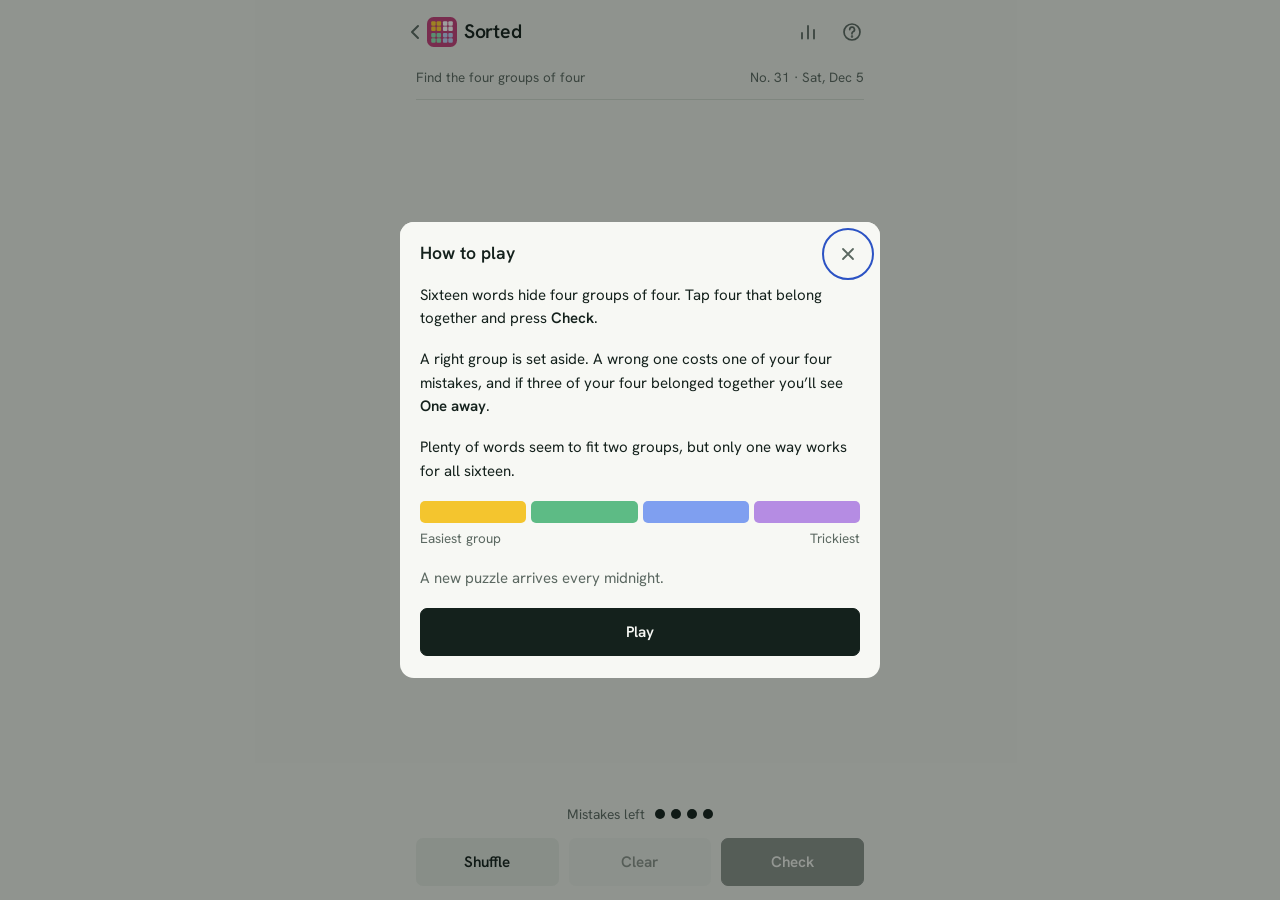
<file: web/sorted/index.html>
<!doctype html>
<html lang="en">
<head>
<meta charset="utf-8">
<meta name="viewport" content="width=device-width,initial-scale=1,viewport-fit=cover,interactive-widget=resizes-content">
<meta name="referrer" content="no-referrer">
<meta name="theme-color" content="#E8ECE5" media="(prefers-color-scheme: light)">
<meta name="theme-color" content="#0E1412" media="(prefers-color-scheme: dark)">
<link rel="manifest" href="../manifest.json">
<link rel="apple-touch-icon" sizes="180x180" href="../icons/apple-touch-icon.png">
<meta name="apple-mobile-web-app-capable" content="yes">
<meta name="mobile-web-app-capable" content="yes">
<meta name="apple-mobile-web-app-status-bar-style" content="default">
<meta name="apple-mobile-web-app-title" content="Dailies">
<meta name="description" content="Sorted: sixteen words, four hidden groups, a new puzzle every day.">
<title>Sorted</title>
<link rel="icon" href="data:image/svg+xml,<svg xmlns=%22http://www.w3.org/2000/svg%22 viewBox=%220 0 32 32%22><rect x=%223%22 y=%223%22 width=%227.6%22 height=%227.6%22 rx=%221.9%22 fill=%22%232C53C4%22/><rect x=%2212.2%22 y=%223%22 width=%227.6%22 height=%227.6%22 rx=%221.9%22 fill=%22%232C53C4%22/><rect x=%2221.4%22 y=%223%22 width=%227.6%22 height=%227.6%22 rx=%221.9%22 fill=%22%232C53C4%22/><rect x=%223%22 y=%2212.2%22 width=%227.6%22 height=%227.6%22 rx=%221.9%22 fill=%22%232C53C4%22/><rect x=%2212.2%22 y=%2212.2%22 width=%227.6%22 height=%227.6%22 rx=%221.9%22 fill=%22%23F4C52E%22/><rect x=%2221.4%22 y=%2212.2%22 width=%227.6%22 height=%227.6%22 rx=%221.9%22 fill=%22%23A9B8E6%22/><rect x=%223%22 y=%2221.4%22 width=%227.6%22 height=%227.6%22 rx=%221.9%22 fill=%22%23A9B8E6%22/><rect x=%2212.2%22 y=%2221.4%22 width=%227.6%22 height=%227.6%22 rx=%221.9%22 fill=%22%23A9B8E6%22/><rect x=%2221.4%22 y=%2221.4%22 width=%227.6%22 height=%227.6%22 rx=%221.9%22 fill=%22%23A9B8E6%22/></svg>">
<link rel="preload" href="../fonts/hanken-grotesk-latin.woff2" as="font" type="font/woff2" crossorigin>
<link rel="stylesheet" href="../shared.css">
<style>
/* A group's colour says how hard it was: yellow, green, blue, then purple.
   The yellow is the slug's. Ink reads on all four, in either theme. */
:root { --l0: #F4C52E; --l1: #5DBB85; --l2: #7F9FF0; --l3: #B58CE3; --on-set: #14211C; --pick: #55625B; --on-pick: #F7F8F4; }
@media (prefers-color-scheme: dark) { :root:not([data-theme="light"]) { --pick: #AEB9B2; --on-pick: #0E1412; } }
:root[data-theme="dark"] { --pick: #AEB9B2; --on-pick: #0E1412; }

/* As tall as the Today and Practice tabs, so the rule sits where it does in every game */
.modes { min-height: 44px; }
.ask { padding-bottom: 11px; font-size: .84rem; color: var(--muted); }

/* Messages sit on top of the board, where the eyes already are */
.toast { left: 50%; right: auto; width: max-content; max-width: 100%; padding: 7px 16px; border-radius: 18px; background: var(--ink); color: var(--on-ink); font-size: .95rem; transform: translate(-50%, 6px); }
.toast.show { transform: translate(-50%, 0); }
.toast.warn { color: var(--on-ink); }

/* The board: sorted groups stack at the top, the words left stay in a grid */
.stage-wrap { position: relative; flex: 1; min-height: 0; display: flex; }
.stage { flex: 1; min-width: 0; display: grid; align-content: center; padding: 34px 0 12px; overflow: hidden auto; }
.board { --cell: 72px; --w: 80px; --gap: 7px; display: grid; grid-template-columns: repeat(4, minmax(0, 1fr)); grid-auto-rows: minmax(var(--cell), auto); gap: var(--gap); }
.word {
  display: grid; place-items: center; min-width: 0; padding: 0 3px;
  background: var(--surface); border: 0; border-radius: 8px;
  font-size: min(15px, calc((var(--w) - 8px) / (var(--len) * .7))); font-weight: 600; line-height: 1.15; text-align: center; text-transform: uppercase;
  touch-action: manipulation; user-select: none; -webkit-user-select: none;
  transition: background .12s, color .12s, transform .12s;
}
.word:active { transform: scale(.96); }
.word[aria-pressed="true"] { background: var(--pick); color: var(--on-pick); }
.word.bad { animation: shake .32s; }
/* A right guess: the four hop in turn, then become their group */
.word.hop { animation: hop .3s ease-out both; animation-delay: calc(var(--i) * 70ms); }
@keyframes hop { 45% { transform: translateY(-9px); } }
@keyframes shake { 20%, 60% { transform: translateX(-4px); } 40%, 80% { transform: translateX(4px); } }

.set {
  grid-column: 1 / -1; display: grid; place-content: center; gap: 2px; padding: 0 10px;
  border-radius: 8px; color: var(--on-set); text-align: center; text-transform: uppercase;
}
.set b { font-size: 1rem; font-weight: 600; line-height: 1.2; letter-spacing: .02em; }
.set span { font-size: .84rem; line-height: 1.25; }
.set.l0 { background: var(--l0); }
.set.l1 { background: var(--l1); }
.set.l2 { background: var(--l2); }
.set.l3 { background: var(--l3); }
.set.new { animation: settle .34s cubic-bezier(.2, 1.3, .4, 1) both; animation-delay: calc(var(--i) * 160ms); }
@keyframes settle { from { opacity: 0; transform: scale(.94); } }

/* Mistakes left, then the three things to do */
.tools { display: flex; align-items: center; justify-content: center; gap: 10px; min-height: 36px; margin-bottom: 6px; font-size: .86rem; color: var(--muted); }
.dots { display: flex; gap: 6px; }
.dots i { width: 10px; height: 10px; border-radius: 50%; background: var(--ink); transition: background .2s; }
.dots i.gone { background: var(--key-down); }
.controls { display: grid; grid-template-columns: 1fr 1fr 1fr; gap: 10px; padding-bottom: 4px; }
.controls .btn-secondary { background: var(--key); border-color: transparent; }
@media (hover: hover) { .controls .btn-secondary:hover { background: var(--key-down); } }
.controls .btn:disabled { opacity: .45; cursor: default; }

.scale { display: grid; gap: 6px; }
.scale-bars { display: grid; grid-template-columns: repeat(4, 1fr); gap: 5px; }
.scale-bars i { height: 22px; border-radius: 5px; }
.scale-bars i:nth-child(1) { background: var(--l0); }
.scale-bars i:nth-child(2) { background: var(--l1); }
.scale-bars i:nth-child(3) { background: var(--l2); }
.scale-bars i:nth-child(4) { background: var(--l3); }
.scale-ends { display: flex; justify-content: space-between; font-size: .84rem; color: var(--muted); }

@media (prefers-reduced-motion: reduce) {
  .word, .dots i { transition: none; }
  .word.bad, .word.hop, .set.new { animation: none; }
}
</style>
</head>
<body>
<div class="app">
  <header>
    <div class="top">
      <a class="brand" href="../index.html" aria-label="All games">
        <svg width="10" height="16" viewBox="0 0 10 16" fill="none" stroke="currentColor" stroke-width="2" stroke-linecap="round" stroke-linejoin="round" aria-hidden="true"><path d="M8 2 2 8l6 6"/></svg>
        <svg width="30" height="30" viewBox="0 0 64 64" aria-hidden="true"><rect width="64" height="64" rx="14" fill="#C2407A"/><rect x="9" y="9" width="9.5" height="9.5" rx="2.2" fill="#FFCF33"/><rect x="20.5" y="9" width="9.5" height="9.5" rx="2.2" fill="#FFCF33"/><rect x="9" y="20.5" width="9.5" height="9.5" rx="2.2" fill="#FFCF33"/><rect x="20.5" y="20.5" width="9.5" height="9.5" rx="2.2" fill="#FFCF33"/><rect x="34" y="9" width="9.5" height="9.5" rx="2.2" fill="#FFFFFF"/><rect x="45.5" y="9" width="9.5" height="9.5" rx="2.2" fill="#FFFFFF"/><rect x="34" y="20.5" width="9.5" height="9.5" rx="2.2" fill="#FFFFFF"/><rect x="45.5" y="20.5" width="9.5" height="9.5" rx="2.2" fill="#FFFFFF"/><rect x="9" y="34" width="9.5" height="9.5" rx="2.2" fill="#8FE3B4"/><rect x="20.5" y="34" width="9.5" height="9.5" rx="2.2" fill="#8FE3B4"/><rect x="9" y="45.5" width="9.5" height="9.5" rx="2.2" fill="#8FE3B4"/><rect x="20.5" y="45.5" width="9.5" height="9.5" rx="2.2" fill="#8FE3B4"/><rect x="34" y="34" width="9.5" height="9.5" rx="2.2" fill="#BFD2F8"/><rect x="45.5" y="34" width="9.5" height="9.5" rx="2.2" fill="#BFD2F8"/><rect x="34" y="45.5" width="9.5" height="9.5" rx="2.2" fill="#BFD2F8"/><rect x="45.5" y="45.5" width="9.5" height="9.5" rx="2.2" fill="#BFD2F8"/></svg>
        <h1 class="mark">Sorted</h1>
      </a>
      <div class="top-right">
        <button class="icon-btn" id="statsBtn" type="button" aria-label="Stats">
          <svg width="20" height="20" viewBox="0 0 20 20" fill="none" stroke="currentColor" stroke-width="1.8" stroke-linecap="round" aria-hidden="true"><path d="M4 16.5V11M10 16.5V4M16 16.5V8"/></svg>
        </button>
        <button class="icon-btn" id="helpBtn" type="button" aria-label="How to play">
          <svg width="20" height="20" viewBox="0 0 20 20" fill="none" stroke="currentColor" stroke-width="1.7" stroke-linecap="round" aria-hidden="true"><circle cx="10" cy="10" r="8"/><path d="M7.7 7.6a2.4 2.4 0 1 1 3.3 2.2c-.6.3-1 .8-1 1.5v.5"/><circle cx="10" cy="14.6" r=".4" fill="currentColor"/></svg>
        </button>
      </div>
    </div>
    <div class="modes">
      <p class="ask">Find the four groups of four</p>
      <p class="meta" id="meta"></p>
    </div>
  </header>

  <main class="stage-wrap">
    <p class="toast" id="toast" role="status"></p>
    <div class="stage" id="stage">
      <div class="board" id="board" aria-label="The words"></div>
    </div>
  </main>

  <footer>
    <div id="play">
      <div class="tools"><span>Mistakes left</span><span class="dots" id="dots"></span></div>
      <div class="controls">
        <button class="btn btn-secondary" id="shuffleBtn" type="button">Shuffle</button>
        <button class="btn btn-secondary" id="clearBtn" type="button">Clear</button>
        <button class="btn btn-primary" id="checkBtn" type="button">Check</button>
      </div>
    </div>
    <section class="result" id="result" aria-live="polite" hidden>
      <div class="result-head">
        <p class="result-title" id="resTitle"></p>
        <p class="result-tag" id="resTag"></p>
      </div>
      <div class="actions">
        <button class="btn btn-secondary" id="resStats" type="button">Stats</button>
        <button class="btn btn-primary" id="resShare" type="button">Share</button>
      </div>
      <a class="next" id="resNext" hidden></a>
      <p class="result-foot" id="resFoot"></p>
    </section>
  </footer>
</div>

<dialog class="sheet" id="helpSheet" aria-labelledby="helpTitle">
  <div class="sheet-head">
    <h2 id="helpTitle">How to play</h2>
    <button class="icon-btn" type="button" data-close aria-label="Close">
      <svg width="18" height="18" viewBox="0 0 18 18" fill="none" stroke="currentColor" stroke-width="1.8" stroke-linecap="round" aria-hidden="true"><path d="m4 4 10 10M14 4 4 14"/></svg>
    </button>
  </div>
  <div class="sheet-body">
    <p>Sixteen words hide four groups of four. Tap four that belong together and press <b>Check</b>.</p>
    <p>A right group is set aside. A wrong one costs one of your four mistakes, and if three of your four belonged together you’ll see <b>One away</b>.</p>
    <p>Plenty of words seem to fit two groups, but only one way works for all sixteen.</p>
    <div class="scale" aria-hidden="true">
      <div class="scale-bars"><i></i><i></i><i></i><i></i></div>
      <div class="scale-ends"><span>Easiest group</span><span>Trickiest</span></div>
    </div>
    <p class="muted">A new puzzle arrives every midnight.</p>
    <button class="btn btn-primary" type="button" data-close>Play</button>
  </div>
</dialog>

<dialog class="sheet" id="statsSheet" aria-labelledby="statsTitle">
  <div class="sheet-head">
    <h2 id="statsTitle">Stats</h2>
    <button class="icon-btn" type="button" data-close aria-label="Close">
      <svg width="18" height="18" viewBox="0 0 18 18" fill="none" stroke="currentColor" stroke-width="1.8" stroke-linecap="round" aria-hidden="true"><path d="m4 4 10 10M14 4 4 14"/></svg>
    </button>
  </div>
  <div class="sheet-body" id="statsBody"></div>
</dialog>

<!-- Bump ?v= when these change, so browsers never pair this page with an old copy. -->
<script src="puzzles.js?v=6"></script>
<script src="lib.js?v=2"></script>
<script src="../clock.js?v=2"></script>
<script src="../pwa.js"></script>
<script src="../next.js?v=8"></script>
<script>
(() => {
  const L = window.SortedLib, D = window.SortedPuzzles;
  const puzzles = L.parse(D.text);
  const $ = id => document.getElementById(id);
  const locale = navigator.language || 'en';
  // Where the game lives on the web; shared results link here.
  const SITE = `${location.hostname === 'appassets.androidplatform.net' ? 'https://dailies.matisseduffield.workers.dev' : location.origin}/sorted/index.html`;

  const store = {
    get(k) { try { return JSON.parse(localStorage.getItem('sorted.' + k)); } catch { return null; } },
    set(k, v) { try { localStorage.setItem('sorted.' + k, JSON.stringify(v)); } catch {} },
  };

  // ---- state ----
  // days: { [day]: { guesses: [[four words]...], order: [the words as laid out],
  // done, won } }.
  const saved = store.get('state') || {};
  const state = { days: saved.days && typeof saved.days === 'object' ? saved.days : {} };
  const save = () => store.set('state', state);

  let today = L.dayNumber(Clock.now(), D.epoch);
  let puzzle, play;            // today's puzzle and its progress
  let picked = [];             // the words selected for the next guess
  let fresh = [];              // groups to bring in with a flourish, once
  let busy = false;            // a right guess is still playing out
  const calm = matchMedia('(prefers-reduced-motion: reduce)');

  function load() {
    puzzle = L.daily(today, puzzles);
    play = state.days[today] || (state.days[today] = { guesses: [], order: L.deal(today, puzzle), done: false, won: false });
    picked = [];
  }

  // ---- toast ----
  let toastTimer = 0;
  function say(text, tone = '', ms = 2200) {
    clearTimeout(toastTimer);
    const t = $('toast');
    t.textContent = text;
    t.classList.toggle('warn', tone === 'warn');
    t.classList.toggle('show', !!text);
    if (text && ms) toastTimer = setTimeout(() => t.classList.remove('show'), ms);
  }

  // ---- drawing ----
  const el = (tag, cls, text) => { const e = document.createElement(tag); if (cls) e.className = cls; if (text != null) e.textContent = text; return e; };

  function drawSet(index, order) {
    const g = puzzle[index];
    const s = el('div', `set l${g.level}${fresh.includes(index) ? ' new' : ''}`);
    s.style.setProperty('--i', order);
    s.append(el('b', '', g.name), el('span', '', g.words.join(', ')));
    return s;
  }
  function drawWord(word) {
    const b = el('button', 'word', word);
    b.type = 'button';
    b.dataset.word = word;
    b.style.setProperty('--len', Math.max(...word.split(' ').map(part => part.length)));
    b.setAttribute('aria-pressed', String(picked.includes(word)));
    return b;
  }

  function renderBoard() {
    const { solved } = L.progress(play.guesses, puzzle);
    // A lost game shows the groups it missed, easiest first.
    const missed = play.done ? puzzle.map((g, i) => i).filter(i => !solved.includes(i)) : [];
    const sets = [...solved, ...missed];
    const left = play.done ? [] : play.order.filter(w => !solved.includes(L.groupOf(w, puzzle)));
    const start = fresh.length ? sets.indexOf(fresh[0]) : 0;
    $('board').replaceChildren(...sets.map((g, i) => drawSet(g, i - start)), ...left.map(drawWord));
    fresh = [];
    fitWords();
  }

  // Long words shrink until they fit, whatever the phone's text size.
  function fitWords() {
    for (const tile of $('board').querySelectorAll('.word')) {
      tile.style.fontSize = '';
      let size = parseFloat(getComputedStyle(tile).fontSize);
      while (tile.scrollWidth > tile.clientWidth && size > 8) tile.style.fontSize = `${size -= .5}px`;
    }
  }

  // Redraws, with every word that's still there sliding to its new place.
  function slide(draw) {
    const tiles = () => [...$('board').querySelectorAll('.word')];
    const before = new Map(tiles().map(t => [t.dataset.word, t.getBoundingClientRect()]));
    draw();
    if (calm.matches) return;
    for (const tile of tiles()) {
      const from = before.get(tile.dataset.word), to = tile.getBoundingClientRect();
      if (!from || (from.left === to.left && from.top === to.top)) continue;
      tile.animate([{ transform: `translate(${from.left - to.left}px, ${from.top - to.top}px)` }, { transform: 'none' }], { duration: 280, easing: 'cubic-bezier(.2, .8, .3, 1)' });
    }
  }

  function renderControls() {
    const { mistakes } = L.progress(play.guesses, puzzle);
    const dots = [];
    for (let i = 0; i < L.MISTAKES; i++) dots.push(el('i', i < L.MISTAKES - mistakes ? '' : 'gone'));
    $('dots').replaceChildren(...dots);
    $('dots').setAttribute('aria-label', `${L.MISTAKES - mistakes} of ${L.MISTAKES}`);
    showPicked();
  }
  function showPicked() {
    $('checkBtn').disabled = picked.length !== L.SIZE;
    $('clearBtn').disabled = !picked.length;
  }

  // The tiles fill the room there is, up to a point.
  function fit() {
    const stage = $('stage'), board = $('board');
    const h = stage.clientHeight - 46, w = board.clientWidth;
    const cell = Math.max(56, Math.min(84, Math.floor((h - 21) / 4)));
    board.style.setProperty('--cell', cell + 'px');
    board.style.setProperty('--w', (w - 21) / 4 + 'px');
    const above = board.getBoundingClientRect().top - stage.parentElement.getBoundingClientRect().top;
    $('toast').style.top = Math.max(0, above - 42) + 'px';
    fitWords();
  }

  const dateOf = day => { const [y, m, d] = D.epoch.split('-').map(Number); return new Date(y, m - 1, d + day - 1); };
  const dayFormat = new Intl.DateTimeFormat(locale, { weekday: 'short', day: 'numeric', month: 'short' });

  const wonDays = () => Object.keys(state.days).filter(d => state.days[d].won).map(Number);

  function renderResult() {
    const { mistakes, solved } = L.progress(play.guesses, puzzle);
    $('resTitle').textContent = play.won ? 'All sorted' : `${solved.length} of ${puzzle.length} sorted`;
    const tag = $('resTag');
    tag.textContent = play.won ? L.mistakeText(mistakes) : 'Out of mistakes';
    tag.classList.toggle('good', play.won);
    tag.classList.toggle('bad', !play.won);
    showNext($('resNext'), 'sorted');
    tickNext();
  }

  function tickNext() {
    if (!play.done) return;
    const now = Clock.now();
    const midnight = new Date(now.getFullYear(), now.getMonth(), now.getDate() + 1);
    const mins = Math.max(1, Math.ceil((midnight - now) / 60000));
    const left = el('span');
    left.append(el('b', '', String(L.streak(wonDays(), today))), ' day streak');
    $('resFoot').replaceChildren(left, el('span', '', `Next puzzle in ${mins >= 60 ? `${Math.floor(mins / 60)} h ` : ''}${mins % 60} min`));
  }

  function render() {
    $('meta').textContent = `No. ${today} · ${dayFormat.format(dateOf(today))}`;
    $('play').hidden = play.done;
    $('result').hidden = !play.done;
    renderBoard();
    renderControls();
    if (play.done) renderResult();
    fit();
  }

  // ---- stats ----
  function renderStats() {
    const days = Object.keys(state.days).map(Number).filter(d => state.days[d].done);
    const body = $('statsBody');
    if (!days.length) return body.replaceChildren(el('p', 'empty', 'Finish a puzzle to start your stats.'));
    const won = wonDays();
    const nums = el('div', 'numbers');
    for (const [v, label] of [
      [days.length, 'Played'],
      [Math.round(won.length / days.length * 100) + '%', 'Won'],
      [L.streak(won, today), 'Streak'],
      [L.bestStreak(won), 'Best streak'],
    ]) {
      const n = el('p', 'num');
      n.append(el('b', '', String(v)), el('span', '', label));
      nums.append(n);
    }
    // How each game went: by mistakes if it was won, or lost.
    const LABELS = ['None', '1', '2', '3', 'Lost'];
    const slot = d => (state.days[d].won ? L.progress(state.days[d].guesses, L.daily(d, puzzles)).mistakes : L.MISTAKES);
    const counts = Array(LABELS.length).fill(0);
    for (const d of days) counts[slot(d)]++;
    const max = Math.max(...counts, 1);
    const dist = el('div', 'dist');
    dist.append(el('p', 'dist-title', 'Mistakes'));
    counts.forEach((c, i) => {
      const row = el('div', 'bar-row');
      const bar = el('div', 'bar', String(c));
      bar.style.width = `${Math.max(8, c / max * 100)}%`;
      if (days.includes(today) && slot(today) === i) bar.classList.add('today');
      row.append(el('span', '', LABELS[i]), el('div'));
      row.lastChild.append(bar);
      dist.append(row);
    });
    body.replaceChildren(nums, dist);
  }

  // ---- sheets ----
  function openSheet(id) {
    if (id === 'statsSheet') renderStats();
    const d = $(id);
    if (!d.open) d.showModal();
    tellBack();
  }
  for (const d of document.querySelectorAll('dialog.sheet')) {
    d.addEventListener('click', e => { if (e.target === d || e.target.closest('[data-close]')) d.close(); });
    d.addEventListener('close', tellBack);
  }
  const openDialog = () => document.querySelector('dialog.sheet[open]');

  // ---- playing ----
  function toggle(word) {
    if (busy) return;
    if (picked.includes(word)) picked = picked.filter(w => w !== word);
    else if (picked.length < L.SIZE) picked.push(word);
    else return;
    haptic();
    const tile = $('board').querySelector(`[data-word="${CSS.escape(word)}"]`);
    tile.setAttribute('aria-pressed', String(picked.includes(word)));
    showPicked();
  }

  function shake() {
    for (const w of picked) {
      const tile = $('board').querySelector(`[data-word="${CSS.escape(w)}"]`);
      tile.classList.remove('bad');
      void tile.offsetWidth;
      tile.classList.add('bad');
    }
  }

  function check() {
    if (picked.length !== L.SIZE || play.done || busy) return;
    if (L.tried(picked, play.guesses)) { shake(); return say('You’ve already tried those', 'warn'); }
    const guess = [...picked];
    const { group, near } = L.check(guess, puzzle);
    play.guesses.push(guess);
    const now = L.progress(play.guesses, puzzle);
    if (group >= 0) {
      fresh = [group];
      say('');
      haptic('tick');
      if (now.done) finish(now);
      save();
      return settle(guess);
    }
    if (!now.done) {
      haptic('tick');
      shake();
      say(near ? 'One away' : '');
      save();
      return renderControls();
    }
    finish(now);
    save();
    render();
  }

  // The four hop, then the group takes their place and the rest close up.
  function settle(guess) {
    picked = [];
    if (calm.matches) return render();
    busy = true;
    guess.forEach((w, i) => {
      const tile = $('board').querySelector(`[data-word="${CSS.escape(w)}"]`);
      tile.style.setProperty('--i', i);
      tile.classList.add('hop');
    });
    showPicked();
    setTimeout(() => { busy = false; slide(render); }, 500);
  }

  function finish({ won, solved }) {
    play.done = true;
    play.won = won;
    picked = [];
    // Losing brings in whatever was left, one after another.
    if (!won) { fresh = puzzle.map((g, i) => i).filter(i => !solved.includes(i)); say(''); }
    haptic('tick');
    report();
  }

  // Today's result, for the hub's home screen.
  function report() {
    // Finished in the moments after midnight: that day's over, so the hub's new day stays open.
    if (L.dayNumber(Clock.now(), D.epoch) !== today) return;
    const rec = state.days[today];
    if (!rec || !rec.done) return;
    const { mistakes, solved } = L.progress(rec.guesses, puzzle);
    const text = rec.won ? L.mistakeText(mistakes) : `${solved.length} of ${puzzle.length} sorted`;
    try { localStorage.setItem('hub.sorted', JSON.stringify({ date: Clock.now().toDateString(), text })); } catch {}
  }

  function share() {
    const text = `${L.shareText(today, play.guesses, puzzle)}\n${SITE}`;
    if (app) return toApp({ type: 'share', title: 'Sorted', text });
    if (navigator.share) return navigator.share({ text }).catch(() => {});
    navigator.clipboard.writeText(text).then(() => say('Copied to share'), () => {});
  }

  $('board').addEventListener('click', e => {
    const tile = e.target.closest('.word');
    if (tile) toggle(tile.dataset.word);
  });
  $('shuffleBtn').addEventListener('click', () => {
    if (busy) return;
    play.order = L.shuffled(play.order);
    save(); haptic(); slide(renderBoard);
  });
  $('clearBtn').addEventListener('click', () => {
    if (busy) return;
    picked = [];
    haptic(); renderBoard(); showPicked();
  });
  $('checkBtn').addEventListener('click', check);
  $('resShare').addEventListener('click', share);
  $('resStats').addEventListener('click', () => openSheet('statsSheet'));
  $('helpBtn').addEventListener('click', () => openSheet('helpSheet'));
  $('statsBtn').addEventListener('click', () => openSheet('statsSheet'));

  // Android Back: close a sheet. After that the app goes back to the hub.
  window.ladderBack = () => {
    const d = openDialog();
    if (d) d.close();
    return !!d;
  };
  function tellBack() { toApp({ type: 'back', enabled: !!openDialog() }); }

  addEventListener('resize', fit);
  // A new day while the game sits open (or comes back from the background).
  function checkDay() {
    const now = L.dayNumber(Clock.now(), D.epoch);
    if (now !== today) {
      // A daily in hand at midnight is finished first; it still counts for its day.
      if (play.guesses.length && !play.done && Clock.playing()) return;
      today = now;
      load();
      render();
    } else if (play.done) tickNext();
  }
  document.addEventListener('visibilitychange', () => { if (!document.hidden) checkDay(); });
  addEventListener('clock', checkDay);
  setInterval(() => { if (!document.hidden) checkDay(); }, 30000);

  // ---- Android app bridge (absent in a browser) ----
  const app = window.ladderApp || null;
  function toApp(msg) {
    if (!app) return;
    try { app.postMessage(JSON.stringify(msg)); } catch {}
  }
  function haptic(kind = 'tap') { toApp({ type: 'haptic', kind }); }

  // ---- boot ----
  load();
  report();
  render();
  tellBack();
  if (document.fonts) document.fonts.ready.then(fitWords);
  // First visit: how to play, once.
  if (!store.get('seenHelp')) { store.set('seenHelp', true); openSheet('helpSheet'); }
})();
</script>
</body>
</html>
</file>
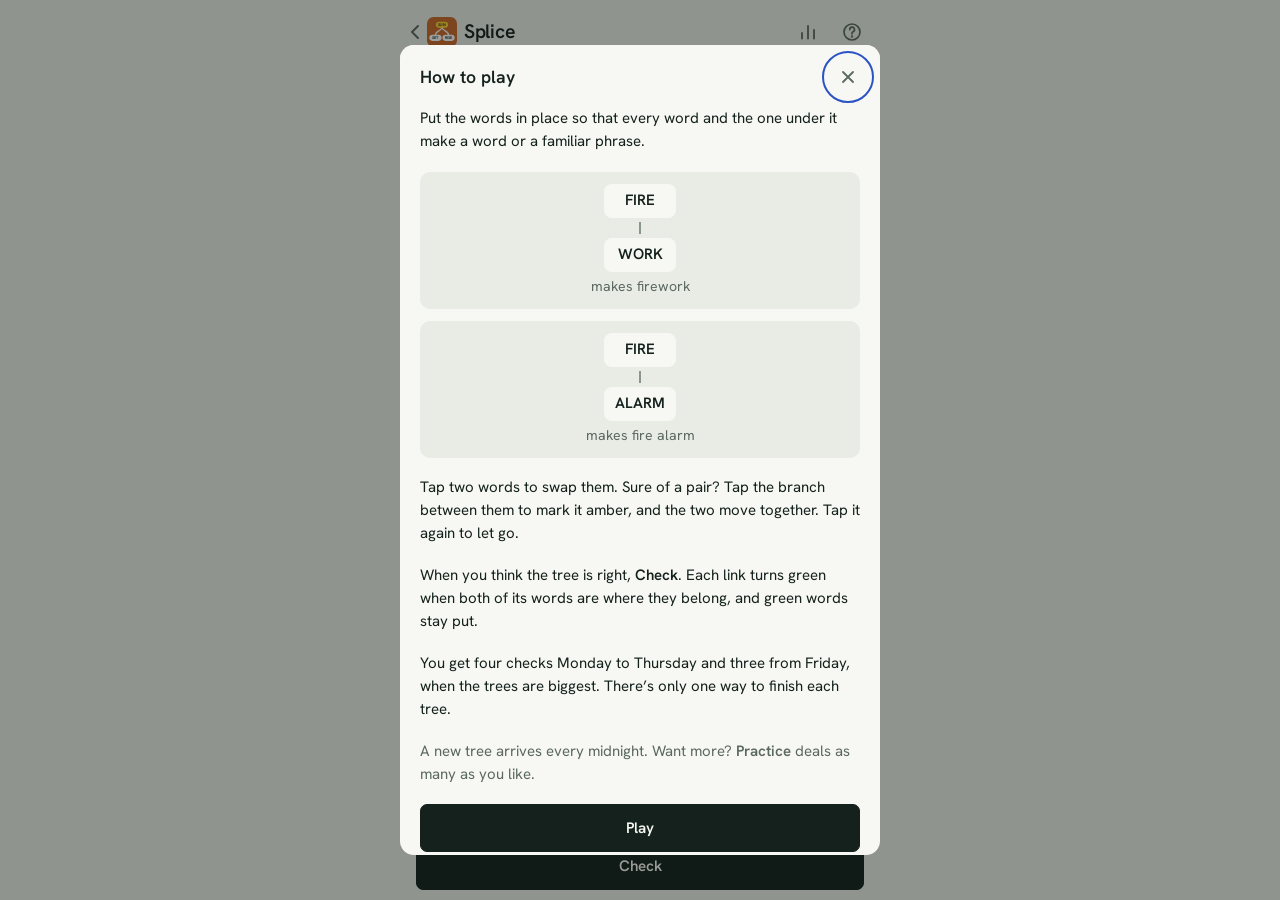
<file: web/splice/index.html>
<!doctype html>
<html lang="en">
<head>
<meta charset="utf-8">
<meta name="viewport" content="width=device-width,initial-scale=1,viewport-fit=cover,interactive-widget=resizes-content">
<meta name="referrer" content="no-referrer">
<meta name="theme-color" content="#E8ECE5" media="(prefers-color-scheme: light)">
<meta name="theme-color" content="#0E1412" media="(prefers-color-scheme: dark)">
<link rel="manifest" href="../manifest.json">
<link rel="apple-touch-icon" sizes="180x180" href="../icons/apple-touch-icon.png">
<meta name="apple-mobile-web-app-capable" content="yes">
<meta name="mobile-web-app-capable" content="yes">
<meta name="apple-mobile-web-app-status-bar-style" content="default">
<meta name="apple-mobile-web-app-title" content="Dailies">
<meta name="description" content="Splice: arrange the words so each one joins the word under it. A new tree every day.">
<title>Splice</title>
<link rel="icon" href="data:image/svg+xml,<svg xmlns=%22http://www.w3.org/2000/svg%22 viewBox=%220 0 32 32%22><rect x=%223%22 y=%223%22 width=%227.6%22 height=%227.6%22 rx=%221.9%22 fill=%22%232C53C4%22/><rect x=%2212.2%22 y=%223%22 width=%227.6%22 height=%227.6%22 rx=%221.9%22 fill=%22%232C53C4%22/><rect x=%2221.4%22 y=%223%22 width=%227.6%22 height=%227.6%22 rx=%221.9%22 fill=%22%232C53C4%22/><rect x=%223%22 y=%2212.2%22 width=%227.6%22 height=%227.6%22 rx=%221.9%22 fill=%22%232C53C4%22/><rect x=%2212.2%22 y=%2212.2%22 width=%227.6%22 height=%227.6%22 rx=%221.9%22 fill=%22%23F4C52E%22/><rect x=%2221.4%22 y=%2212.2%22 width=%227.6%22 height=%227.6%22 rx=%221.9%22 fill=%22%23A9B8E6%22/><rect x=%223%22 y=%2221.4%22 width=%227.6%22 height=%227.6%22 rx=%221.9%22 fill=%22%23A9B8E6%22/><rect x=%2212.2%22 y=%2221.4%22 width=%227.6%22 height=%227.6%22 rx=%221.9%22 fill=%22%23A9B8E6%22/><rect x=%2221.4%22 y=%2221.4%22 width=%227.6%22 height=%227.6%22 rx=%221.9%22 fill=%22%23A9B8E6%22/></svg>">
<link rel="preload" href="../fonts/hanken-grotesk-latin.woff2" as="font" type="font/woff2" crossorigin>
<link rel="stylesheet" href="../shared.css">
<style>
:root { --lock: #1D7548; --on-lock: #F7F8F4; --aim: #2C53C4; --tile-edge: #D3DAD1; --pair: #E39A14; }
@media (prefers-color-scheme: dark) { :root:not([data-theme="light"]) { --lock: #2E8A5C; --aim: #85A2FF; --tile-edge: #0A0F0D; --pair: #F2B33D; } }
:root[data-theme="dark"] { --lock: #2E8A5C; --aim: #85A2FF; --tile-edge: #0A0F0D; --pair: #F2B33D; }

/* The tree: words placed by row, joined by lines drawn behind them. It takes the
   height the screen has, so the links between rows have room. */
.stage-wrap { position: relative; flex: 1; min-height: 0; display: flex; }
.stage { flex: 1; min-width: 0; display: grid; place-items: center; padding: 10px 0 14px; overflow: hidden; }
.tree { position: relative; width: 100%; max-width: 440px; user-select: none; -webkit-user-select: none; }
.tree svg { position: absolute; inset: 0; width: 100%; height: 100%; overflow: visible; pointer-events: none; }
/* Branches: a soft cord, darker once a check finds it right, broken when wrong */
.link path { fill: none; stroke: var(--line-strong); stroke-width: 4; stroke-linecap: round; opacity: .55; transition: stroke .2s, opacity .2s; }
/* A pair the player is sure of: amber, and it moves as one */
.link.paired path { stroke: var(--pair); stroke-width: 6; opacity: 1; }
.link.ok path { stroke: var(--lock); stroke-width: 6; opacity: 1; }
.link.bad path { stroke: var(--neg); stroke-dasharray: 1 9; opacity: .8; }
.tree .link path.hit { stroke: transparent; stroke-width: 28; stroke-dasharray: none; opacity: 1; pointer-events: stroke; cursor: pointer; transition: none; }
.word {
  position: absolute; transform: translate(-50%, -50%);
  width: var(--w); height: 52px; padding: 0 6px;
  background: var(--surface); border: 0; border-radius: 26px;
  box-shadow: 0 0 0 1px var(--line), 0 3px 0 var(--tile-edge);
  font-size: var(--fs); font-weight: 600; letter-spacing: .03em; text-transform: uppercase; touch-action: manipulation;
  transition: background .15s, color .15s, box-shadow .15s, transform .15s;
}
.word:active:not(.locked) { transform: translate(-50%, -50%) scale(.96); }
/* Picked: lifted, with a ring in the accent colour */
.word[aria-pressed="true"] { transform: translate(-50%, calc(-50% - 4px)); box-shadow: 0 0 0 3px var(--aim), 0 7px 0 var(--tile-edge); }
/* The top word starts the tree: gold, and a touch wider */
.word.root { width: calc(var(--w) + 14px); background: #FFCF33; color: #14211C; box-shadow: 0 3px 0 #C99A12; }
.word.root[aria-pressed="true"] { box-shadow: 0 0 0 3px var(--aim), 0 7px 0 #C99A12; }
/* A new tree grows in, top row first */
.tree.enter .word { animation: rise .4s cubic-bezier(.2, .8, .2, 1) both; animation-delay: calc(var(--row) * 70ms); }
.tree.enter .link { animation: grow .5s ease-out both; animation-delay: calc(var(--row) * 70ms + 120ms); }
@keyframes rise { from { opacity: 0; transform: translate(-50%, calc(-50% + 10px)); } }
.word.locked { background: var(--lock); color: var(--on-lock); box-shadow: 0 3px 0 rgba(0, 0, 0, .18); cursor: default; }
.word.root.locked { background: var(--lock); color: var(--on-lock); }
.word.lit { animation: lit .45s ease-out both; animation-delay: calc(var(--row) * 90ms); }
.tree.shown .word:not(.locked) { background: var(--key); box-shadow: none; }
@keyframes lit { 40% { transform: translate(-50%, -50%) scale(1.08); } }
.tree.won .link { animation: grow .5s ease-out both; animation-delay: calc(var(--row) * 90ms); }

/* Messages sit just above the controls */
.toast { top: auto; bottom: 6px; left: 50%; right: auto; width: max-content; max-width: 100%; padding: 7px 16px; border-radius: 18px; background: var(--ink); color: var(--on-ink); font-size: .95rem; transform: translate(-50%, 6px); }
.toast.show { transform: translate(-50%, 0); }
.toast.warn { color: var(--on-ink); }

/* Give up, and the checks left */
.tools { display: grid; grid-template-columns: 1fr auto 1fr; align-items: center; gap: 8px; min-height: 44px; margin-bottom: 4px; }
.tools-right { display: flex; justify-content: flex-end; margin-right: -10px; }
.tool { display: inline-flex; align-items: center; height: 44px; padding: 0 10px; background: none; border: 0; border-radius: 6px; font-size: .86rem; font-weight: 600; color: var(--muted); }
@media (hover: hover) { .tool:hover { color: var(--ink); background: var(--key); } }
.tool.sure { color: var(--neg); }
.left { display: flex; align-items: center; gap: 8px; font-size: .86rem; color: var(--muted); white-space: nowrap; }
.dots { display: flex; gap: 5px; }
.dots i { width: 9px; height: 9px; border-radius: 50%; background: var(--ink); }
.dots i.used { background: var(--line); }
.swaps { font-size: .86rem; color: var(--muted); }
.check { width: 100%; }

/* Found words, after the game */
.found { display: flex; flex-wrap: wrap; justify-content: center; gap: 6px; margin: 2px 0 0; padding: 0; list-style: none; }
.found li { padding: 4px 10px; background: var(--surface); border-radius: 12px; font-size: .86rem; font-weight: 600; text-transform: lowercase; }

.example { display: grid; justify-items: center; gap: 4px; padding: 12px 14px; background: var(--bg); border-radius: 10px; }
.example + .example { margin-top: -6px; }
.example b { display: grid; place-items: center; min-width: 72px; height: 34px; padding: 0 8px; background: var(--surface); border-radius: 8px; font-weight: 600; }
.example i { width: 2px; height: 12px; background: var(--line-strong); }
.example span { font-size: .88rem; color: var(--muted); }

@keyframes grow { from { opacity: .2; } }
.check:disabled { opacity: .45; }

@media (prefers-reduced-motion: reduce) {
  .word, .link path { transition: none; }
  .word.lit, .tree.won .link { animation: none; }
}
</style>
</head>
<body>
<div class="app">
  <header>
    <div class="top">
      <a class="brand" href="../index.html" aria-label="All games">
        <svg width="10" height="16" viewBox="0 0 10 16" fill="none" stroke="currentColor" stroke-width="2" stroke-linecap="round" stroke-linejoin="round" aria-hidden="true"><path d="M8 2 2 8l6 6"/></svg>
        <svg width="30" height="30" viewBox="0 0 64 64" aria-hidden="true"><rect width="64" height="64" rx="14" fill="#C8682A"/><path d="M32,22C32,30 18,29 18,38M32,22C32,30 46,29 46,38" fill="none" stroke="#FFFFFF" stroke-width="3" stroke-linecap="round" opacity=".9"/><rect x="19" y="10" width="26" height="13" rx="6.5" fill="#FFCF33"/><text x="32" y="19.6" font-size="8.4" font-weight="600" font-family="Hanken Grotesk,Segoe UI,sans-serif" text-anchor="middle" fill="#14211C">SUN</text><rect x="5" y="38" width="26" height="13" rx="6.5" fill="#FFFFFF"/><text x="18" y="47.6" font-size="8.4" font-weight="600" font-family="Hanken Grotesk,Segoe UI,sans-serif" text-anchor="middle" fill="#14211C">SET</text><rect x="33" y="38" width="26" height="13" rx="6.5" fill="#FFFFFF"/><text x="46" y="47.6" font-size="8.4" font-weight="600" font-family="Hanken Grotesk,Segoe UI,sans-serif" text-anchor="middle" fill="#14211C">RISE</text></svg>
        <h1 class="mark">Splice</h1>
      </a>
      <div class="top-right">
        <button class="icon-btn" id="statsBtn" type="button" aria-label="Stats">
          <svg width="20" height="20" viewBox="0 0 20 20" fill="none" stroke="currentColor" stroke-width="1.8" stroke-linecap="round" aria-hidden="true"><path d="M4 16.5V11M10 16.5V4M16 16.5V8"/></svg>
        </button>
        <button class="icon-btn" id="helpBtn" type="button" aria-label="How to play">
          <svg width="20" height="20" viewBox="0 0 20 20" fill="none" stroke="currentColor" stroke-width="1.7" stroke-linecap="round" aria-hidden="true"><circle cx="10" cy="10" r="8"/><path d="M7.7 7.6a2.4 2.4 0 1 1 3.3 2.2c-.6.3-1 .8-1 1.5v.5"/><circle cx="10" cy="14.6" r=".4" fill="currentColor"/></svg>
        </button>
      </div>
    </div>
    <div class="modes">
      <div class="tabs" role="tablist" aria-label="Mode">
        <button class="tab" id="tabToday" role="tab" type="button">Today</button>
        <button class="tab" id="tabPractice" role="tab" type="button">Practice</button>
      </div>
      <p class="meta" id="meta"></p>
    </div>
  </header>

  <main class="stage-wrap">
    <p class="toast" id="toast" role="status"></p>
    <div class="stage"><div class="tree" id="tree" role="group" aria-label="The words"></div></div>
  </main>

  <footer>
    <div id="play">
      <div class="tools">
        <p class="swaps" id="swaps"></p>
        <p class="left" id="left"></p>
        <div class="tools-right"><button class="tool" id="giveUpBtn" type="button">Give up</button></div>
      </div>
      <button class="btn btn-primary check" id="checkBtn" type="button">Check</button>
    </div>
    <section class="result" id="result" aria-live="polite" hidden>
      <div class="result-head">
        <p class="result-title" id="resTitle"></p>
        <p class="result-tag" id="resTag"></p>
      </div>
      <ul class="found" id="found" aria-label="The joined words"></ul>
      <div class="actions">
        <button class="btn btn-secondary" id="resSecond" type="button"></button>
        <button class="btn btn-primary" id="resFirst" type="button"></button>
      </div>
      <a class="next" id="resNext" hidden></a>
      <p class="result-foot" id="resFoot"></p>
    </section>
  </footer>
</div>

<dialog class="sheet" id="helpSheet" aria-labelledby="helpTitle">
  <div class="sheet-head">
    <h2 id="helpTitle">How to play</h2>
    <button class="icon-btn" type="button" data-close aria-label="Close">
      <svg width="18" height="18" viewBox="0 0 18 18" fill="none" stroke="currentColor" stroke-width="1.8" stroke-linecap="round" aria-hidden="true"><path d="m4 4 10 10M14 4 4 14"/></svg>
    </button>
  </div>
  <div class="sheet-body">
    <p>Put the words in place so that every word and the one under it make a word or a familiar phrase.</p>
    <div class="example" aria-label="Fire over work makes firework">
      <b>FIRE</b><i></i><b>WORK</b><span>makes firework</span>
    </div>
    <div class="example" aria-label="Fire over alarm makes fire alarm">
      <b>FIRE</b><i></i><b>ALARM</b><span>makes fire alarm</span>
    </div>
    <p>Tap two words to swap them. Sure of a pair? Tap the branch between them to mark it amber, and the two move together. Tap it again to let go.</p>
    <p>When you think the tree is right, <b>Check</b>. Each link turns green when both of its words are where they belong, and green words stay put.</p>
    <p>You get four checks Monday to Thursday and three from Friday, when the trees are biggest. There’s only one way to finish each tree.</p>
    <p class="muted">A new tree arrives every midnight. Want more? <b>Practice</b> deals as many as you like.</p>
    <button class="btn btn-primary" type="button" data-close>Play</button>
  </div>
</dialog>

<dialog class="sheet" id="statsSheet" aria-labelledby="statsTitle">
  <div class="sheet-head">
    <h2 id="statsTitle">Stats</h2>
    <button class="icon-btn" type="button" data-close aria-label="Close">
      <svg width="18" height="18" viewBox="0 0 18 18" fill="none" stroke="currentColor" stroke-width="1.8" stroke-linecap="round" aria-hidden="true"><path d="m4 4 10 10M14 4 4 14"/></svg>
    </button>
  </div>
  <div class="sheet-body" id="statsBody"></div>
</dialog>

<!-- Bump ?v= when these change, so browsers never pair this page with an old copy. -->
<script src="days.js?v=2"></script>
<script src="lib.js?v=3"></script>
<script src="../clock.js?v=2"></script>
<script src="../pwa.js"></script>
<script src="../next.js?v=8"></script>
<script>
(() => {
  const L = window.SpliceLib, D = window.SpliceDays;
  const $ = id => document.getElementById(id);
  const locale = navigator.language || 'en';
  // Where the game lives on the web; shared results link here.
  const SITE = `${location.hostname === 'appassets.androidplatform.net' ? 'https://dailies.matisseduffield.workers.dev' : location.origin}/splice/index.html`;

  const store = {
    get(k) { try { return JSON.parse(localStorage.getItem('splice.' + k)); } catch { return null; } },
    set(k, v) { try { localStorage.setItem('splice.' + k, JSON.stringify(v)); } catch {} },
  };

  // ---- state ----
  // days: { [day]: { board: [word...], swaps, checks: [{ verdict, saw }], done, won, gaveUp } };
  // practice: the same plus the day it was dealt from; mode: what's on screen.
  const DEALT = 1;
  const saved = store.get('state') || {};
  const practice = saved.dealt === DEALT && saved.practice || null;
  const state = {
    dealt: DEALT,
    days: saved.days && typeof saved.days === 'object' ? saved.days : {},
    practice,
    mode: saved.mode === 'practice' && practice ? 'practice' : 'daily',
  };
  const save = () => store.set('state', state);

  let today = L.dayNumber(Clock.now(), D.epoch);
  let puzzle, play;            // the puzzle on screen and its progress
  let pick = null;             // the node of the first word of a swap
  let moved = [];              // [node, where its word was] for a swap that just happened
  let cheer = false;           // light the tree up once, as it's solved
  let entering = true;         // grow the tree in when a puzzle first shows

  const fresh = p => ({ board: [...p.start], swaps: 0, checks: [], marks: [], done: false, won: false });
  function load() {
    if (state.mode === 'practice') {
      play = state.practice;
      puzzle = L.daily(play.day, D);
    } else {
      puzzle = L.daily(today, D);
      play = state.days[today] || (state.days[today] = fresh(puzzle));
    }
    // A game saved against an older list of trees can't carry over: start it again.
    const same = (x, y) => x.length === y.length && [...x].sort().join() === [...y].sort().join();
    if (!same(play.board, puzzle.answer)) Object.assign(play, fresh(puzzle));
    pick = null;
    entering = true;
  }
  const links = () => L.linksOf(puzzle.parent);

  // Locked: a node in a link the last check found right, while it still is.
  function locked() {
    const set = new Set();
    const last = play.checks[play.checks.length - 1];
    if (!last) return set;
    links().forEach(([p, k], i) => { if (last.verdict[i]) { set.add(p); set.add(k); } });
    return set;
  }
  // A link's mark from the last check, while both of its words are where the check saw them.
  function markOf(i, board) {
    const last = play.checks[play.checks.length - 1];
    if (!last) return '';
    const [p, k] = links()[i];
    if (board[p] !== last.saw[p] || board[k] !== last.saw[k]) return '';
    return last.verdict[i] ? 'ok' : 'bad';
  }

  // ---- toast ----
  let toastTimer = 0;
  function say(text, ms = 2200) {
    clearTimeout(toastTimer);
    const t = $('toast');
    t.textContent = text;
    t.classList.toggle('show', !!text);
    if (text && ms) toastTimer = setTimeout(() => t.classList.remove('show'), ms);
  }

  // ---- drawing ----
  const el = (tag, cls, text) => { const e = document.createElement(tag); if (cls) e.className = cls; if (text != null) e.textContent = text; return e; };
  const NS = 'http://www.w3.org/2000/svg';

  // Where each node sits, as fractions of the tree's box. Every row is spread
  // evenly across the width, so the tree stands centred like a pyramid; the
  // shapes keep each row's words in the order of the words above them, so
  // branches never cross.
  function positions() {
    const { parent, rows } = puzzle;
    const x = Array(parent.length).fill(0), y = Array(parent.length).fill(0);
    rows.forEach((row, r) => row.forEach((k, i) => { x[k] = (i + .5) / row.length; y[k] = (r + .5) / rows.length; }));
    return { x, y };
  }

  function renderTree() {
    const box = $('tree');
    const shown = play.done && !play.won;
    const board = shown ? puzzle.answer : play.board;
    const { x, y } = positions();
    const rows = puzzle.rows.length;
    const widest = Math.max(...puzzle.rows.map(r => r.length));
    const longest = Math.max(...board.map(w => w.length));
    // As tall as the screen allows, within reason, so the links have room to read.
    const room = box.parentElement.clientHeight - 24;
    box.style.height = `${Math.round(Math.min(rows * 118, Math.max(rows * 70, room)))}px`;
    box.style.setProperty('--w', `min(${Math.floor(94 / widest)}%, 108px)`);
    box.style.setProperty('--fs', longest > 6 ? '.9rem' : longest > 5 ? '.98rem' : '1.06rem');
    box.classList.toggle('shown', shown);
    box.classList.toggle('won', !!play.won);
    box.classList.toggle('enter', entering);
    entering = false;
    const lock = play.won ? new Set(board.map((_, k) => k)) : locked();
    // Each link is a branch from the bottom of the upper word to the top of the
    // lower one. A check turns it green when it's right and breaks it when it's not.
    const W = box.clientWidth, H = parseFloat(box.style.height), half = 26;
    const svg = document.createElementNS(NS, 'svg');
    svg.setAttribute('aria-hidden', 'true');
    svg.setAttribute('viewBox', `0 0 ${W} ${H}`);
    const node = (tag, attrs) => { const e = document.createElementNS(NS, tag); for (const [a, v] of Object.entries(attrs)) e.setAttribute(a, v); return e; };
    links().forEach(([p, k], i) => {
      const x1 = x[p] * W, y1 = y[p] * H + half - 2, x2 = x[k] * W, y2 = y[k] * H - half + 2, my = (y1 + y2) / 2;
      const m = play.won ? 'ok' : shown ? '' : markOf(i, board);
      // A pair the player marked shows amber, until a check settles it.
      const paired = !m && !play.done && (play.marks || []).includes(L.pairOf(board[p], board[k]));
      const g = node('g', { class: `link${m ? ' ' + m : paired ? ' paired' : ''}` });
      g.style.setProperty('--row', puzzle.rows.findIndex(r => r.includes(k)));
      const d = `M${x1},${y1} C${x1},${my} ${x2},${my} ${x2},${y2}`;
      g.append(node('path', { d }));
      // A wide, invisible stroke to tap: marks or unmarks the pair.
      if (!play.done && m !== 'ok') g.append(node('path', { d, class: 'hit', 'data-link': i }));
      svg.append(g);
    });
    const words = board.map((w, k) => {
      const b = el('button', 'word', w);
      b.type = 'button';
      b.dataset.node = k;
      if (k === 0) b.classList.add('root');
      b.style.left = `${x[k] * 100}%`;
      b.style.top = `${y[k] * 100}%`;
      if (lock.has(k)) { b.classList.add('locked'); b.setAttribute('aria-label', `${w}, locked`); }
      b.setAttribute('aria-pressed', String(k === pick));
      b.style.setProperty('--row', puzzle.rows.findIndex(r => r.includes(k)));
      if (play.won && cheer) b.classList.add('lit');
      return b;
    });
    box.replaceChildren(svg, ...words);
    // With large phone text a long word can outgrow its pill: shrink just that word to fit.
    // Relative to --fs, so the phone's text size isn't applied twice.
    for (const b of words) {
      // Both measured on screen, so an animation's scale cancels out
      const range = document.createRange();
      range.selectNodeContents(b);
      const shown = b.getBoundingClientRect().width;
      const room = shown * (b.clientWidth - 12) / b.clientWidth, need = range.getBoundingClientRect().width;
      if (room > 0 && need > room) b.style.fontSize = `calc(var(--fs) * ${(room / need).toFixed(3)})`;
    }
    cheer = false;
    // The two swapped words glide from where they were.
    if (moved.length && !matchMedia('(prefers-reduced-motion: reduce)').matches) {
      for (const [k, from] of moved) {
        const b = box.querySelector(`.word[data-node="${k}"]`), to = b.getBoundingClientRect();
        const dx = from.left - to.left, dy = from.top - to.top;
        b.animate([{ transform: `translate(calc(-50% + ${dx}px), calc(-50% + ${dy}px))` }, { transform: 'translate(-50%, -50%)' }], { duration: 240, easing: 'cubic-bezier(.2, .8, .2, 1)' });
      }
    }
    moved = [];
  }

  function renderBar() {
    const used = play.checks.length;
    const dots = el('span', 'dots');
    for (let i = 0; i < puzzle.checks; i++) dots.append(el('i', i < used ? 'used' : ''));
    $('left').replaceChildren(el('span', '', 'Checks'), dots);
    $('left').setAttribute('aria-label', `${puzzle.checks - used} checks left`);
    $('swaps').textContent = `${play.swaps} ${play.swaps === 1 ? 'swap' : 'swaps'}`;
    // Checking the same board twice would only waste a check.
    const last = play.checks[play.checks.length - 1];
    $('checkBtn').disabled = !!last && last.saw.every((w, k) => w === play.board[k]);
  }

  const dateOf = day => { const [y, m, d] = D.epoch.split('-').map(Number); return new Date(y, m - 1, d + day - 1); };
  const dayFormat = new Intl.DateTimeFormat(locale, { weekday: 'short', day: 'numeric', month: 'short' });

  function renderHeader() {
    const daily = state.mode === 'daily';
    $('tabToday').setAttribute('aria-selected', String(daily));
    $('tabPractice').setAttribute('aria-selected', String(!daily));
    const meta = $('meta');
    if (daily) return meta.replaceChildren(`No. ${today} · ${dayFormat.format(dateOf(today))}`);
    const b = el('button', 'meta-btn', 'New puzzle');
    b.type = 'button';
    b.addEventListener('click', startPractice);
    meta.replaceChildren(b);
  }

  const wonDays = () => Object.keys(state.days).filter(d => state.days[d].won).map(Number);
  const checksWord = n => `${n} ${n === 1 ? 'check' : 'checks'}`;

  function renderResult() {
    const n = play.checks.length, daily = state.mode === 'daily';
    $('resTitle').textContent = play.won ? `Solved with ${checksWord(n)}` : 'The answer';
    const tag = $('resTag');
    tag.textContent = play.won ? (n === 1 ? 'First check' : `${puzzle.checks - n} to spare`) : play.gaveUp ? 'Gave up' : 'Out of checks';
    tag.classList.toggle('good', !!play.won);
    tag.classList.toggle('bad', !play.won);
    $('found').replaceChildren(...links().map(([p, k]) => el('li', '', L.reads(puzzle.answer[p], puzzle.answer[k], D))));
    $('resFirst').textContent = daily ? 'Share' : 'New puzzle';
    $('resSecond').textContent = daily ? 'Practice' : 'Share';
    showNext($('resNext'), 'splice', daily);
    tickNext();
  }

  function tickNext() {
    const foot = $('resFoot');
    if (!play.done) return;
    const rec = state.days[today];
    if (!rec || !rec.done) return foot.replaceChildren(el('span', '', 'Today’s puzzle is still to do'));
    const clock = Clock.now();
    const midnight = new Date(clock.getFullYear(), clock.getMonth(), clock.getDate() + 1);
    const mins = Math.max(1, Math.ceil((midnight - clock) / 60000));
    const left = el('span');
    left.append(el('b', '', String(L.streak(wonDays(), today))), ' day streak');
    foot.replaceChildren(left, el('span', '', `Next puzzle in ${mins >= 60 ? `${Math.floor(mins / 60)} h ` : ''}${mins % 60} min`));
  }

  function render() {
    renderHeader();
    renderBar();
    resetGiveUp();
    $('play').hidden = play.done;
    $('result').hidden = !play.done;
    if (play.done) renderResult();
    // Last, so the tree sizes itself to the room the footer leaves it.
    renderTree();
    tellBack();
  }

  // ---- stats ----
  function renderStats() {
    const days = Object.keys(state.days).map(Number).filter(d => state.days[d].done);
    const body = $('statsBody');
    if (!days.length) return body.replaceChildren(el('p', 'empty', 'Finish a daily puzzle to start your stats.'));
    const won = wonDays();
    const nums = el('div', 'numbers');
    for (const [v, label] of [
      [days.length, 'Played'],
      [Math.round(won.length / days.length * 100) + '%', 'Solved'],
      [L.streak(won, today), 'Streak'],
      [L.bestStreak(won), 'Best streak'],
    ]) {
      const n = el('p', 'num');
      n.append(el('b', '', String(v)), el('span', '', label));
      nums.append(n);
    }
    // Checks it took, or missed.
    const LABELS = ['1', '2', '3', '4', 'Missed'];
    const slot = d => (state.days[d].won ? state.days[d].checks.length - 1 : 4);
    const counts = Array(LABELS.length).fill(0);
    for (const d of days) counts[slot(d)]++;
    const max = Math.max(...counts, 1);
    const dist = el('div', 'dist');
    dist.append(el('p', 'dist-title', 'Checks it took'));
    counts.forEach((c, i) => {
      const row = el('div', 'bar-row');
      const bar = el('div', 'bar', String(c));
      bar.style.width = `${Math.max(8, c / max * 100)}%`;
      if (days.includes(today) && slot(today) === i) bar.classList.add('today');
      row.append(el('span', '', LABELS[i]), el('div'));
      row.lastChild.append(bar);
      dist.append(row);
    });
    body.replaceChildren(nums, dist);
  }

  // ---- sheets ----
  function openSheet(id) {
    if (id === 'statsSheet') renderStats();
    const d = $(id);
    if (!d.open) d.showModal();
    tellBack();
  }
  for (const d of document.querySelectorAll('dialog.sheet')) {
    d.addEventListener('click', e => { if (e.target === d || e.target.closest('[data-close]')) d.close(); });
    d.addEventListener('close', tellBack);
  }
  const openDialog = () => document.querySelector('dialog.sheet[open]');

  // ---- playing ----
  function tapWord(k) {
    if (play.done || locked().has(k)) return;
    haptic();
    if (pick === null || pick === k) { pick = pick === k ? null : k; return renderTree(); }
    // Marked pairs go along with their words.
    const done = L.swap(puzzle.parent, play.board, play.marks || [], pick, k, locked());
    if (done.refused) { haptic('tick'); pick = null; say(done.refused); return renderTree(); }
    const at = n => $('tree').querySelector(`.word[data-node="${n}"]`).getBoundingClientRect();
    // Where each word was, so it can glide to where it's going.
    const was = new Map(play.board.map((w, n) => [w, at(n)]));
    moved = done.board.map((w, n) => [n, was.get(w)]).filter(([n, r]) => play.board[n] !== done.board[n]);
    play.board = done.board;
    play.swaps++;
    pick = null;
    say('');
    save();
    renderTree();
    renderBar();
  }

  // Tapping a branch marks the pair of words on it, or clears the mark.
  function tapLink(i) {
    if (play.done) return;
    const [p, k] = links()[i];
    const pair = L.pairOf(play.board[p], play.board[k]);
    if (locked().has(p) && locked().has(k)) return;
    haptic();
    play.marks = play.marks || [];
    const at = play.marks.indexOf(pair);
    if (at >= 0) play.marks.splice(at, 1); else play.marks.push(pair);
    pick = null;
    save();
    renderTree();
  }

  function check() {
    if (play.done) return;
    haptic('tick');
    const verdict = L.check(puzzle.parent, play.board, puzzle.answer);
    play.checks.push({ verdict, saw: [...play.board] });
    pick = null;
    if (verdict.every(Boolean)) { cheer = true; finish(true); }
    else if (play.checks.length >= puzzle.checks) finish(false);
    else {
      const wrong = verdict.filter(ok => !ok).length;
      say(`${wrong} ${wrong === 1 ? 'link' : 'links'} still wrong`);
    }
    save();
    render();
  }

  function finish(won) {
    play.done = true;
    play.won = won;
    pick = null;
    report();
  }

  // Giving up takes two taps, and shows the answer.
  let sureTimer = 0;
  function resetGiveUp() {
    clearTimeout(sureTimer);
    $('giveUpBtn').textContent = 'Give up';
    $('giveUpBtn').classList.remove('sure');
  }
  function giveUp() {
    if (!$('giveUpBtn').classList.contains('sure')) {
      $('giveUpBtn').textContent = 'Sure?';
      $('giveUpBtn').classList.add('sure');
      sureTimer = setTimeout(resetGiveUp, 3000);
      return;
    }
    play.gaveUp = true;
    say('');
    finish(false);
    save(); render();
  }

  // Today's result, for the hub's home screen.
  function report() {
    // Finished in the moments after midnight: that day's over, so the hub's new day stays open.
    if (L.dayNumber(Clock.now(), D.epoch) !== today) return;
    const rec = state.days[today];
    if (!rec || !rec.done) return;
    const text = rec.won ? `Solved with ${checksWord(rec.checks.length)}` : rec.gaveUp ? 'Gave up' : 'Out of checks';
    try { localStorage.setItem('hub.splice', JSON.stringify({ date: Clock.now().toDateString(), text })); } catch {}
  }

  function share() {
    const text = `${L.shareText(state.mode === 'daily' ? today : 0, play.checks.map(c => c.verdict), !!play.won)}\n${SITE}`;
    if (app) return toApp({ type: 'share', title: 'Splice', text });
    if (navigator.share) return navigator.share({ text }).catch(() => {});
    navigator.clipboard.writeText(text).then(() => say('Copied to share'), () => {});
  }

  function startPractice() {
    // Any puzzle but one that's a daily within the next year, so practice spoils nothing.
    const n = D.days.length, soon = d => (((d - today) % n) + n) % n <= 365;
    let day;
    do day = 1 + Math.floor(Math.random() * n); while (n > 400 && soon(day));
    state.practice = { day, ...fresh(L.daily(day, D)) };
    state.mode = 'practice';
    save(); load(); say(''); render();
  }
  function setMode(mode) {
    if (state.mode === mode) return;
    if (mode === 'practice' && (!state.practice || state.practice.done)) return startPractice();
    state.mode = mode;
    save(); load(); say(''); render();
  }

  // ---- controls ----
  $('tree').addEventListener('click', e => {
    const w = e.target.closest('.word');
    if (w) return tapWord(Number(w.dataset.node));
    const hit = e.target.closest('.hit');
    if (hit) tapLink(Number(hit.dataset.link));
  });
  $('checkBtn').addEventListener('click', check);
  $('giveUpBtn').addEventListener('click', giveUp);
  $('resFirst').addEventListener('click', () => state.mode === 'daily' ? share() : startPractice());
  $('resSecond').addEventListener('click', () => state.mode === 'daily' ? setMode('practice') : share());
  $('tabToday').addEventListener('click', () => setMode('daily'));
  $('tabPractice').addEventListener('click', () => setMode('practice'));
  $('helpBtn').addEventListener('click', () => openSheet('helpSheet'));
  $('statsBtn').addEventListener('click', () => openSheet('statsSheet'));

  // Android Back: close a sheet, then leave practice. After that the app
  // goes back to the hub.
  window.ladderBack = () => {
    const d = openDialog();
    if (d) { d.close(); return true; }
    if (state.mode !== 'practice') return false;
    setMode('daily');
    return true;
  };
  function tellBack() { toApp({ type: 'back', enabled: !!openDialog() || state.mode === 'practice' }); }

  // A new day while the game sits open (or comes back from the background).
  function checkDay() {
    const day = L.dayNumber(Clock.now(), D.epoch);
    if (day !== today) {
      // A daily in hand at midnight is finished first; it still counts for its day.
      if (state.mode === 'daily' && (play.swaps > 0 || play.checks.length > 0) && !play.done && Clock.playing()) return;
      today = day;
      if (state.mode === 'daily') load();
      say('');
      render();
    } else if (play.done) tickNext();
  }
  document.addEventListener('visibilitychange', () => { if (!document.hidden) checkDay(); });
  // The tree sizes itself to the screen: again when the screen changes.
  let resizeTimer = 0;
  addEventListener('resize', () => { clearTimeout(resizeTimer); resizeTimer = setTimeout(renderTree, 120); });
  addEventListener('clock', checkDay);
  setInterval(() => { if (!document.hidden) checkDay(); }, 30000);

  // ---- Android app bridge (absent in a browser) ----
  const app = window.ladderApp || null;
  function toApp(msg) {
    if (!app) return;
    try { app.postMessage(JSON.stringify(msg)); } catch {}
  }
  function haptic(kind = 'tap') { toApp({ type: 'haptic', kind }); }

  // ---- boot ----
  // Back on a new day: open on today's puzzle, not yesterday's practice.
  if (store.get('lastDay') !== today) { store.set('lastDay', today); state.mode = 'daily'; }
  report();
  load();
  render();
  // First visit: how to play, once.
  if (!store.get('seenHelp')) { store.set('seenHelp', true); openSheet('helpSheet'); }
})();
</script>
</body>
</html>
</file>
<file: web/shared.css>
/* What every page in the hub shares. Hanken Grotesk ships with them (fonts/, SIL OFL) so they look the same offline. */
@font-face {
  font-family: "Hanken Grotesk";
  src: url("fonts/hanken-grotesk-latin.woff2") format("woff2");
  font-weight: 400 600;
  font-display: swap;
  unicode-range: U+0000-00FF, U+0131, U+0152-0153, U+02BB-02BC, U+02C6, U+02DA, U+02DC, U+0304, U+0308, U+0329, U+2000-206F, U+20AC, U+2122, U+2191, U+2193, U+2212, U+2215, U+FEFF, U+FFFD;
}

/* The same palette as Bureau and Tally: sage-grey paper, near-black ink,
   blue for what's being pointed out, green for letters already in place. */
:root {
  --bg: #E8ECE5;
  --surface: #F7F8F4;
  --ink: #14211C;
  --muted: #5B6861;
  --faint: #66736C;
  --line: #CDD5CC;
  --line-strong: #8C968F;
  --accent: #2C53C4;
  --accent-soft: rgba(44, 83, 196, .09);
  --pos: #1D7548;
  --pos-soft: rgba(29, 117, 72, .12);
  --neg: #B0392D;
  --on-ink: #F7F8F4;
  --key: #DCE2DA;
  --key-down: #C6CEC4;
  --backdrop: rgba(10, 16, 14, .4);
  --font: "Hanken Grotesk", "Segoe UI", Roboto, system-ui, -apple-system, sans-serif;
  color-scheme: light;
}
@media (prefers-color-scheme: dark) {
  :root:not([data-theme="light"]) {
    --bg: #0E1412;
    --surface: #18211E;
    --ink: #E4EAE5;
    --muted: #8C9992;
    --faint: #838F89;
    --line: #2E3A35;
    --line-strong: #5F6C66;
    --accent: #85A2FF;
    --accent-soft: rgba(133, 162, 255, .12);
    --pos: #5FC890;
    --pos-soft: rgba(95, 200, 144, .14);
    --neg: #F08476;
    --on-ink: #0E1412;
    --key: #222D29;
    --key-down: #34413C;
    --backdrop: rgba(0, 0, 0, .6);
    color-scheme: dark;
  }
}
:root[data-theme="dark"] {
  --bg: #0E1412;
  --surface: #18211E;
  --ink: #E4EAE5;
  --muted: #8C9992;
  --faint: #838F89;
  --line: #2E3A35;
  --line-strong: #5F6C66;
  --accent: #85A2FF;
  --accent-soft: rgba(133, 162, 255, .12);
  --pos: #5FC890;
  --pos-soft: rgba(95, 200, 144, .14);
  --neg: #F08476;
  --on-ink: #0E1412;
  --key: #222D29;
  --key-down: #34413C;
  --backdrop: rgba(0, 0, 0, .6);
  color-scheme: dark;
}

* { box-sizing: border-box; }
[hidden] { display: none !important; }
html, body { margin: 0; height: 100%; }
/* Never wider than the screen: with large phone text a row that runs over would
   widen the whole page, and every sheet with it, cutting them off on the right */
html, body { overflow-x: hidden; overflow-x: clip; }
body {
  background: var(--bg);
  color: var(--ink);
  font: 400 15px/1.5 var(--font);
  font-variant-numeric: tabular-nums;
  -webkit-font-smoothing: antialiased;
  -webkit-tap-highlight-color: transparent;
  overscroll-behavior: none;
}
button { font: inherit; color: inherit; cursor: pointer; }
:focus-visible { outline: 2px solid var(--accent); outline-offset: 2px; }
p, h1, h2, h3 { margin: 0; }

.app {
  position: relative;
  display: flex; flex-direction: column;
  height: 100dvh; max-width: 480px; margin: 0 auto;
  padding: calc(8px + env(safe-area-inset-top, 0px)) max(16px, env(safe-area-inset-right, 0px)) max(10px, env(safe-area-inset-bottom, 0px)) max(16px, env(safe-area-inset-left, 0px));
}

/* Top bar: the name, then stats and help */
.top { display: flex; align-items: center; justify-content: space-between; gap: 8px; min-height: 48px; }
.brand { display: flex; align-items: center; gap: 7px; color: inherit; text-decoration: none; }
a.brand { min-height: 44px; margin-left: -6px; }
a.brand > svg:first-child { color: var(--muted); }
.mark { font-size: 1.22rem; font-weight: 600; letter-spacing: -.015em; }
.top-right { display: flex; align-items: center; margin-right: -10px; }
.icon-btn {
  display: grid; place-items: center; width: 44px; height: 44px; padding: 0;
  background: none; border: 0; border-radius: 50%; color: var(--muted);
}
@media (hover: hover) { .icon-btn:hover { color: var(--ink); background: var(--key); } }
.version { min-height: 44px; padding: 0 8px; background: none; border: 0; font-size: .8rem; color: var(--muted); }
@media (hover: hover) { .version:hover { color: var(--ink); } }
.version[data-state="available"] { color: var(--accent); font-weight: 600; }

/* Today / Practice, with what's on screen at the right */
.modes { display: flex; align-items: flex-end; justify-content: space-between; gap: 12px; border-bottom: 1px solid var(--line); }
.tabs { display: flex; gap: 22px; }
.tab {
  position: relative; padding: 10px 0 11px; background: none; border: 0;
  font-size: .92rem; font-weight: 600; color: var(--muted);
}
@media (hover: hover) { .tab:hover { color: var(--ink); } }
.tab::before { content: ""; position: absolute; inset: 0 -11px; }
.tab[aria-selected="true"] { color: var(--ink); }
.tab[aria-selected="true"]::after { content: ""; position: absolute; left: 0; right: 0; bottom: -1px; height: 2px; border-radius: 1px; background: var(--ink); }
.tab .dot { display: inline-block; width: 6px; height: 6px; margin-left: 6px; border-radius: 50%; background: var(--accent); vertical-align: 2px; }
.meta { padding-bottom: 11px; font-size: .84rem; color: var(--muted); white-space: nowrap; }
.meta .link { font-size: .84rem; }
/* Beside the tabs, the date wraps rather than running off a phone with large text */
.modes .meta { min-width: 0; white-space: normal; text-align: right; }
/* The date opens past ladders; New ladder opens the lengths */
.meta-btn { position: relative; display: inline-flex; align-items: center; gap: 5px; padding: 0; background: none; border: 0; font-size: .84rem; color: var(--muted); }
.meta-btn::after { content: ""; position: absolute; inset: -12px -8px; }
@media (hover: hover) { .meta-btn:hover { color: var(--ink); } }
.meta-btn svg { color: var(--faint); }

/* Keyboard */
.keys { display: grid; gap: 7px; padding-bottom: 4px; user-select: none; -webkit-user-select: none; }
.krow { display: flex; gap: 5px; justify-content: center; }
.key {
  flex: 1 1 0; max-width: 44px; height: 54px; padding: 0;
  background: var(--key); border: 0; border-radius: 7px;
  font-size: 1.08rem; font-weight: 600; text-transform: uppercase;
  touch-action: manipulation;
}
.key:active { background: var(--key-down); }
.krow .spacer { flex: .5 1 0; max-width: 22px; }
.key.wide { flex: 1.5 1 0; max-width: 66px; display: grid; place-items: center; font-size: .78rem; letter-spacing: .02em; }

/* Messages get a line of their own above the ladder, and fade */
.toast {
  position: absolute; z-index: 1; top: 6px; left: 0; right: 0; padding: 2px 0;
  background: var(--bg);
  font-size: .88rem; font-weight: 600; color: var(--ink); text-align: center;
  white-space: nowrap; overflow: hidden; text-overflow: ellipsis;
  opacity: 0; transform: translateY(-4px); pointer-events: none; transition: opacity .15s, transform .15s;
}
.toast.show { opacity: 1; transform: none; }
.toast.warn { color: var(--neg); }
.toast.tip { color: var(--accent); }

/* Result: how it went, with a tag for how it measures up, then what's next */
.result { display: grid; gap: 14px; padding: 16px; background: var(--surface); border-radius: 12px; animation: rise .25s ease-out; }
/* With large phone text the result can outgrow the screen: it scrolls rather than hiding its buttons */
.result { max-height: calc(100dvh - 116px - env(safe-area-inset-top, 0px)); overflow-y: auto; overscroll-behavior: contain; }
.result-head { display: flex; align-items: center; justify-content: space-between; gap: 12px; }
.result-title { font-size: 1.5rem; font-weight: 600; letter-spacing: -.015em; line-height: 1.2; }
.result-tag { flex: none; padding: 4px 10px; border-radius: 13px; background: var(--key); font-size: .82rem; font-weight: 600; color: var(--muted); white-space: nowrap; }
.result-tag.good { background: var(--pos-soft); color: var(--pos); }
.result-tag.bad { background: color-mix(in srgb, var(--neg) 14%, transparent); color: var(--neg); }
.result-note { margin-top: -8px; font-size: .92rem; color: var(--muted); }
.result-note:empty { display: none; }
.result-note b { font-weight: 600; color: var(--ink); letter-spacing: .04em; }
.result .btn-secondary { background: var(--key); border-color: transparent; }
@media (hover: hover) { .result .btn-secondary:hover { background: var(--key-down); } }
.result-foot { display: flex; flex-wrap: wrap; justify-content: center; gap: 0 6px; font-size: .84rem; color: var(--muted); }
.result-foot span + span::before { content: "·"; margin-right: 6px; }
.result-foot b { font-weight: 600; color: var(--ink); }
.next { justify-self: center; display: inline-flex; align-items: center; min-height: 32px; font-size: .92rem; font-weight: 600; color: var(--accent); text-decoration: none; }
.next { position: relative; }
.next::before { content: ""; position: absolute; inset: -8px -12px; }
.next::after { content: ""; width: 7px; height: 7px; margin-left: 7px; border: solid currentColor; border-width: 2px 2px 0 0; transform: rotate(45deg); }
.actions { display: grid; grid-template-columns: 1fr 1fr; gap: 10px; }
.btn { min-height: 48px; padding: 0 16px; border-radius: 7px; font-size: .95rem; font-weight: 600; display: inline-flex; align-items: center; justify-content: center; gap: 8px; }
.btn-primary { background: var(--ink); border: 1px solid var(--ink); color: var(--on-ink); }
@media (hover: hover) { .btn-primary:hover { opacity: .9; } }
.btn-secondary { background: transparent; border: 1px solid var(--line-strong); }
@media (hover: hover) { .btn-secondary:hover { border-color: var(--ink); } }
.link { position: relative; padding: 0; background: none; border: 0; font-weight: 600; color: var(--accent); }
.link::after { content: ""; position: absolute; inset: -12px -8px; }

/* Sheets: how to play, stats */
dialog.sheet {
  width: 100%; max-width: 480px; max-height: 90dvh; margin: auto auto 0; padding: 0;
  border: 0; border-radius: 14px 14px 0 0; background: var(--surface); color: var(--ink);
  overflow: auto; overscroll-behavior: contain;
}
dialog.sheet[open] { animation: up .22s ease-out; }
dialog.sheet::backdrop { background: var(--backdrop); }
@keyframes up { from { transform: translateY(32px); opacity: .4; } }
@media (min-width: 560px) { dialog.sheet { margin: auto; border-radius: 14px; } }
.sheet-head { position: sticky; top: 0; z-index: 1; display: flex; align-items: center; justify-content: space-between; padding: 10px 10px 0 20px; background: var(--surface); }
.sheet-head h2 { font-size: 1.1rem; font-weight: 600; }
.sheet-body { display: grid; gap: 18px; padding: 8px 20px max(22px, env(safe-area-inset-bottom, 0px)); }
.sheet-body p { font-size: .94rem; line-height: 1.55; }
.sheet-body .muted { color: var(--muted); }
.sheet-body .empty { padding: 18px; border: 1px dashed var(--line-strong); border-radius: 10px; text-align: center; color: var(--muted); font-size: .9rem; }
.numbers { display: grid; grid-template-columns: repeat(4, 1fr); gap: 8px; }
.num b { display: block; font-size: 1.45rem; font-weight: 600; line-height: 1.15; letter-spacing: -.01em; }
.num span { display: block; font-size: .76rem; line-height: 1.3; color: var(--muted); }
.dist { display: grid; gap: 7px; }
.dist-title { font-size: .78rem; font-weight: 600; letter-spacing: .06em; text-transform: uppercase; color: var(--muted); }
.bar-row { display: grid; grid-template-columns: 64px 1fr; align-items: center; gap: 10px; font-size: .84rem; }
.bar-row > span { color: var(--muted); }
.bar { height: 24px; min-width: 26px; padding: 0 8px; border-radius: 4px; background: var(--key); display: flex; align-items: center; justify-content: flex-end; font-size: .8rem; font-weight: 600; }
.bar.today { background: var(--accent); color: var(--on-ink); }

/* The hard mode switch in How to play */
.mode-row { display: grid; grid-template-columns: 1fr auto; align-items: center; gap: 14px; min-height: 60px; padding: 10px 14px; background: var(--bg); border: 0; border-radius: 10px; text-align: left; }
.mode-row b { display: block; font-weight: 600; line-height: 1.3; }
.mode-row small { display: block; font-size: .84rem; line-height: 1.35; color: var(--muted); }
.switch { position: relative; width: 42px; height: 26px; border-radius: 13px; background: var(--line-strong); transition: background .15s; }
.switch::after { content: ""; position: absolute; top: 3px; left: 3px; width: 20px; height: 20px; border-radius: 50%; background: var(--surface); transition: transform .15s; }
.mode-row[aria-checked="true"] .switch { background: var(--accent); }
.mode-row[aria-checked="true"] .switch::after { transform: translateX(16px); }
.mode-row:disabled { cursor: default; }
.mode-row:disabled .switch { opacity: .5; }

@media (prefers-reduced-motion: reduce) {
  .result, dialog.sheet[open] { animation: none; }
  .switch, .switch::after, .toast { transition: none; }
}
</file>
